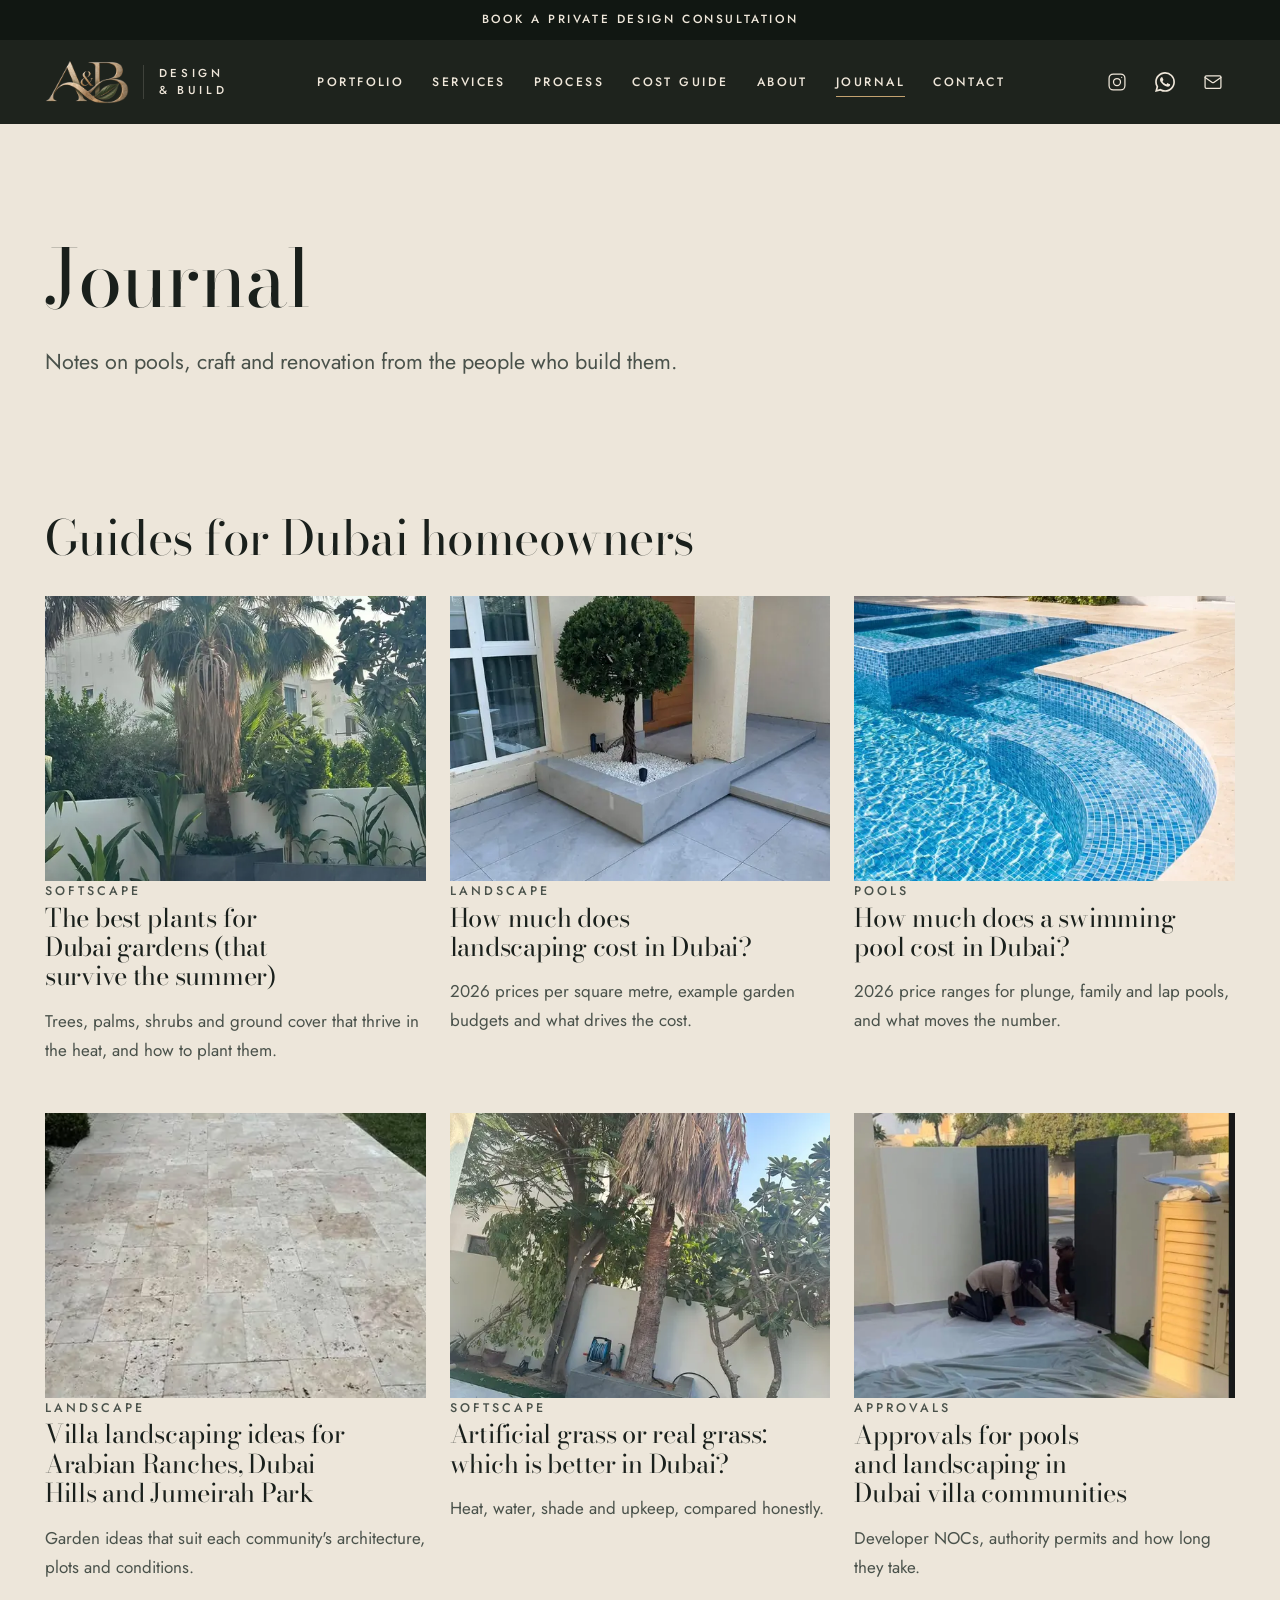
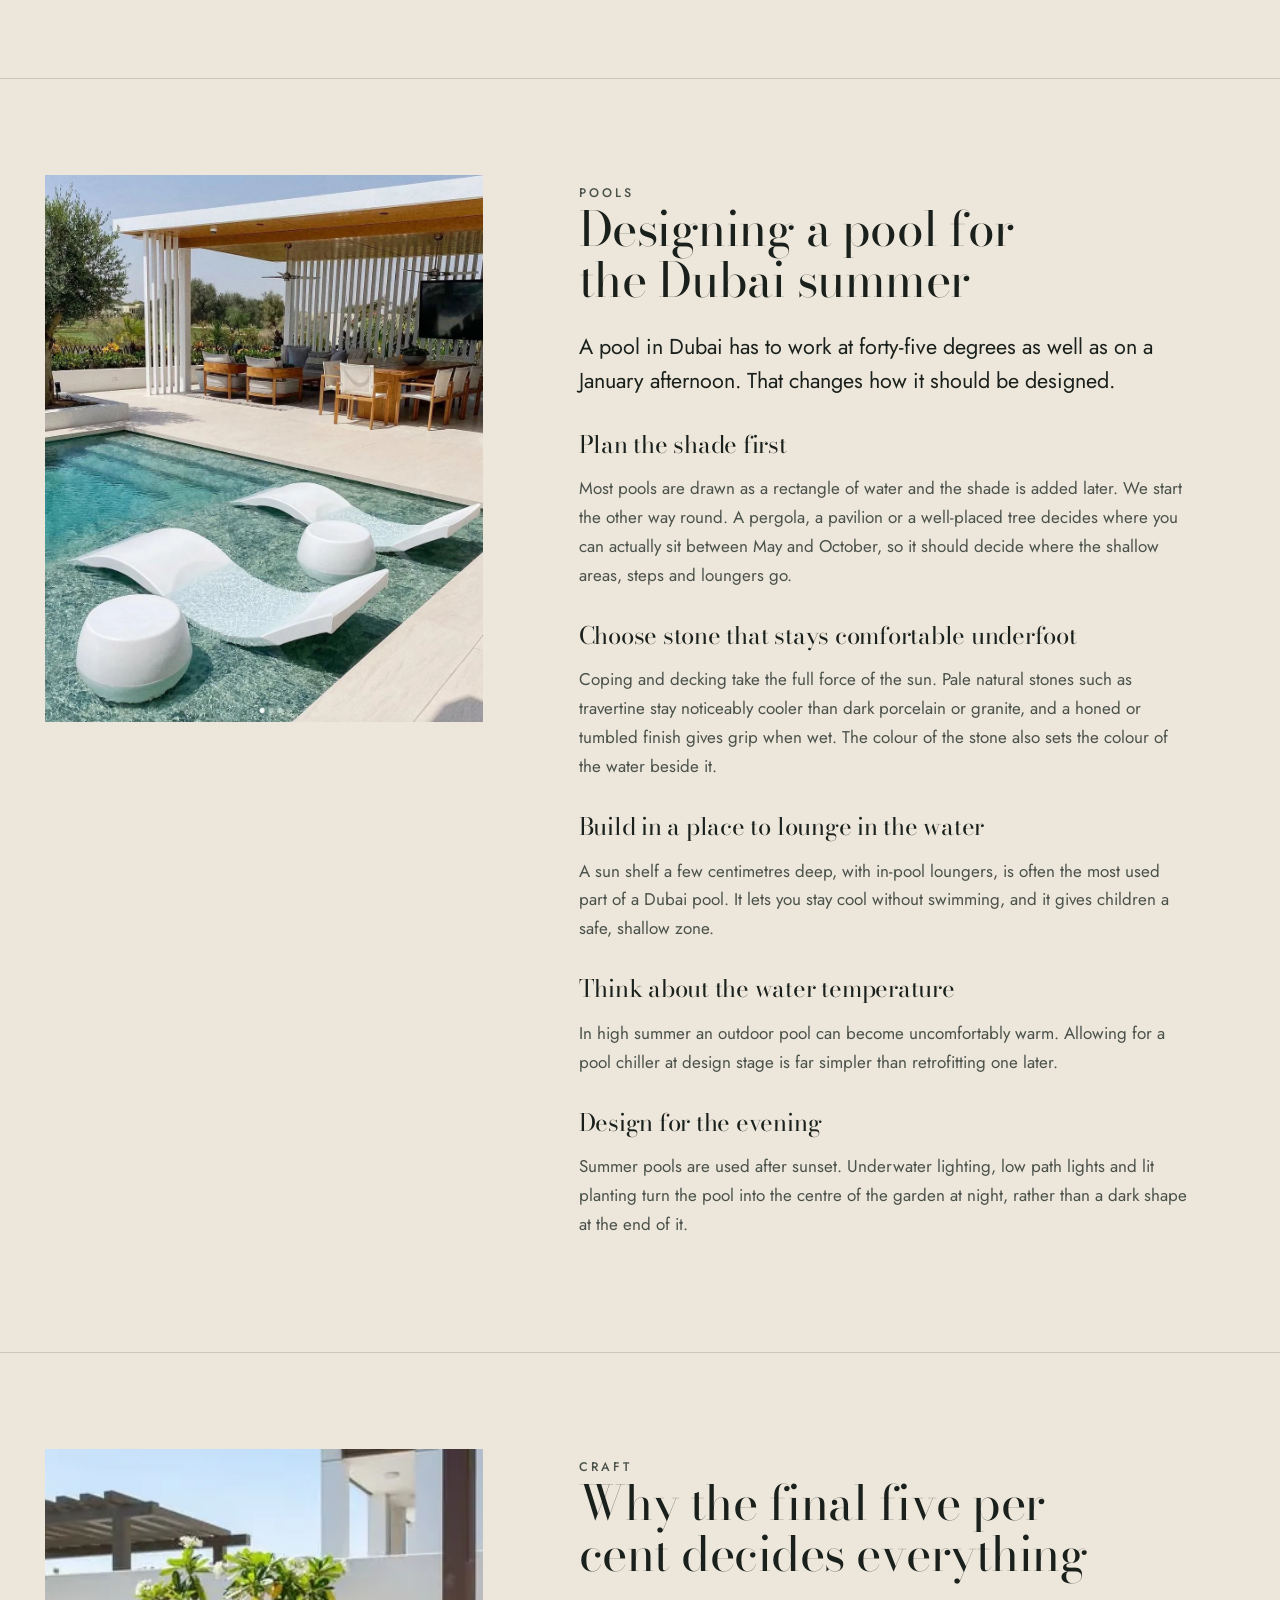
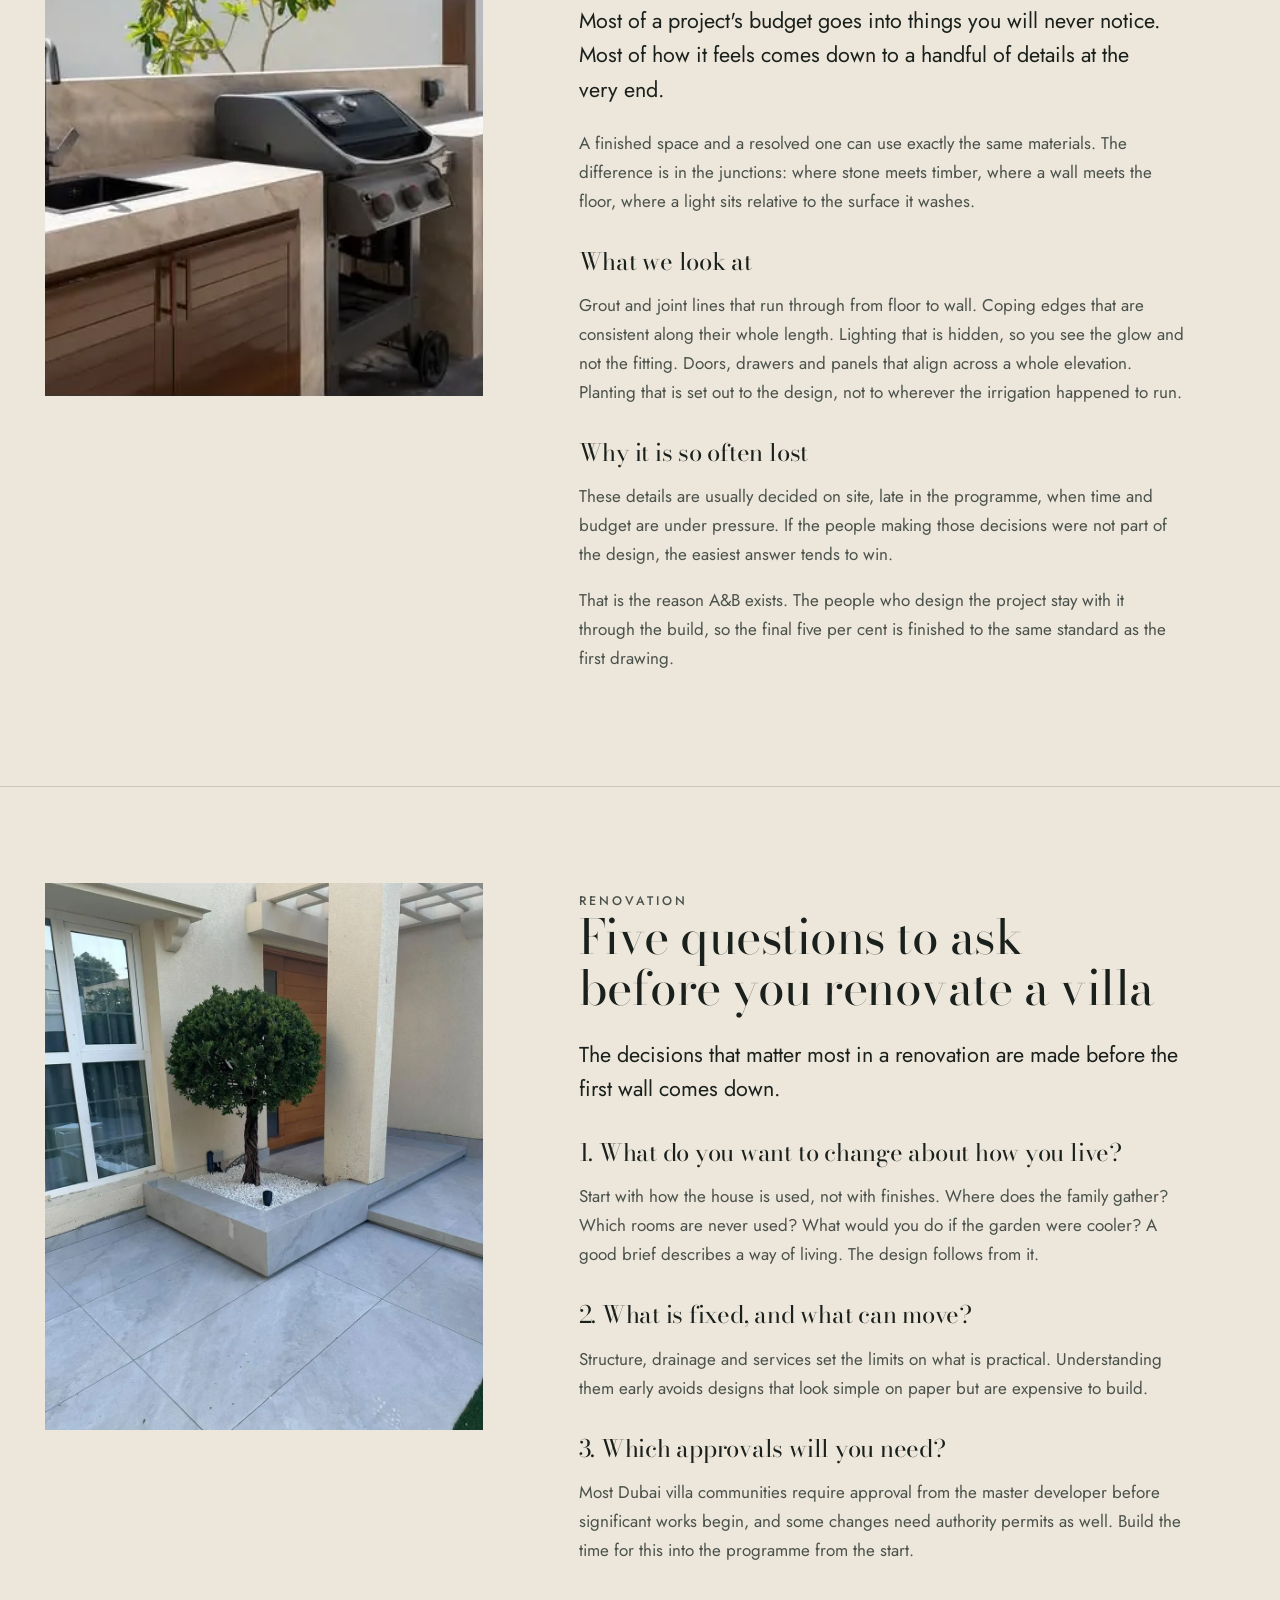
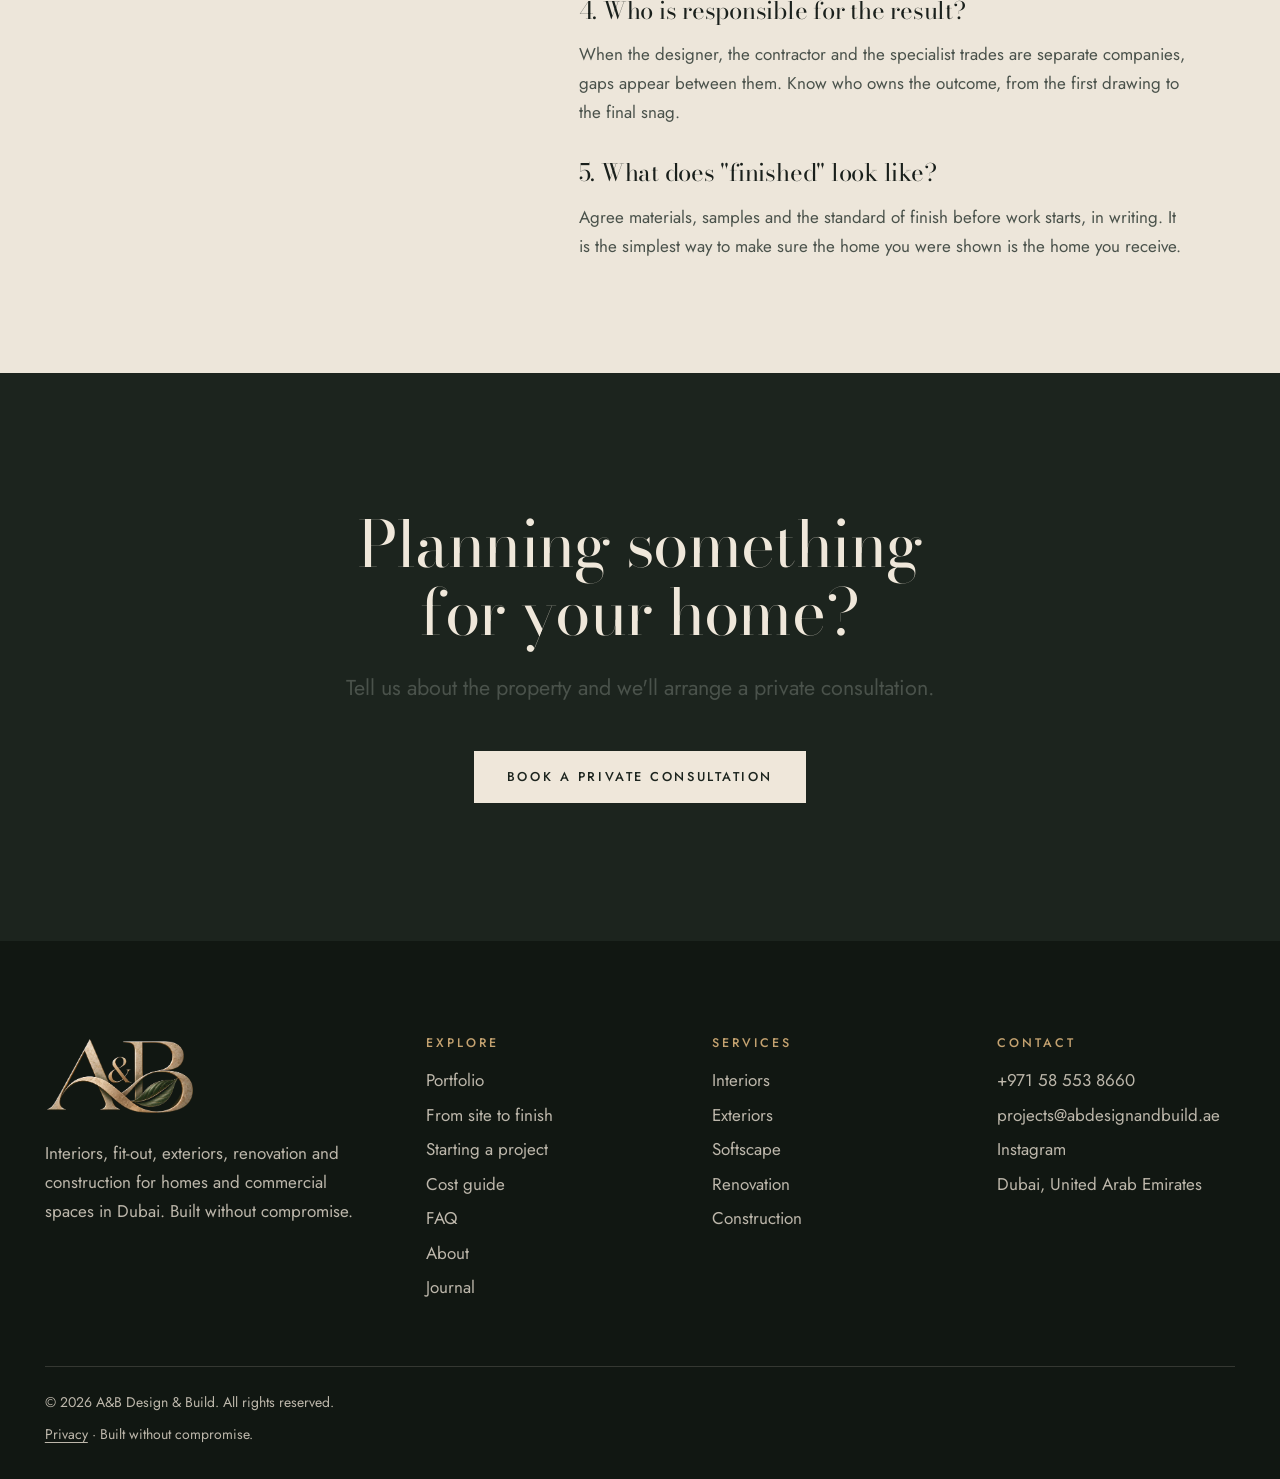
<file: journal.html>
<!doctype html>
<html lang="en">
<head>
  <meta charset="utf-8">
  <meta name="viewport" content="width=device-width, initial-scale=1">
  <title>Journal | A&amp;B Design &amp; Build, Dubai</title>
  <meta name="description" content="Guides and notes from A&amp;B Design &amp; Build on Dubai villa pools, landscaping, softscape, approvals and renovation: costs, ideas and practical advice.">
  <meta name="theme-color" content="#1C241E">
  <link rel="canonical" href="https://www.abdesignandbuild.ae/journal.html">
  <link rel="icon" href="img/logo-ab.png" type="image/png">
  <link rel="preconnect" href="https://fonts.googleapis.com">
  <link rel="preconnect" href="https://fonts.gstatic.com" crossorigin>
  <link rel="stylesheet" href="https://fonts.googleapis.com/css2?family=Bodoni+Moda:ital,opsz,wght@0,6..96,400..600;1,6..96,400&family=Jost:wght@400;500&display=swap">
  <link rel="stylesheet" href="css/styles.css">
</head>
<body>
  <svg width="0" height="0" style="position:absolute" aria-hidden="true" focusable="false">
    <symbol id="i-instagram" viewBox="0 0 24 24" fill="none" stroke="currentColor" stroke-width="1.5" stroke-linecap="round" stroke-linejoin="round"><rect x="2.5" y="2.5" width="19" height="19" rx="5"/><circle cx="12" cy="12" r="4.2"/><path d="M17.6 6.4h.01"/></symbol>
    <symbol id="i-whatsapp" viewBox="0 0 24 24" fill="currentColor"><path d="M17.47 14.38c-.3-.15-1.76-.87-2.03-.97-.27-.1-.47-.15-.67.15-.2.3-.77.97-.94 1.16-.17.2-.35.22-.64.08-.3-.15-1.26-.47-2.39-1.48-.88-.79-1.48-1.76-1.65-2.06-.17-.3-.02-.46.13-.6.13-.14.3-.35.45-.52.15-.18.2-.3.3-.5.1-.2.05-.37-.03-.52-.07-.15-.67-1.61-.92-2.2-.24-.58-.49-.5-.67-.51h-.57c-.2 0-.52.07-.79.37-.27.3-1.04 1.02-1.04 2.48 0 1.46 1.07 2.88 1.21 3.07.15.2 2.1 3.2 5.08 4.49.71.31 1.26.49 1.7.63.71.22 1.36.19 1.87.12.57-.09 1.76-.72 2-1.41.25-.7.25-1.29.18-1.42-.08-.12-.27-.2-.57-.34m-5.42 7.4h-.01a9.87 9.87 0 0 1-5.03-1.38l-.36-.21-3.74.98 1-3.65-.24-.37a9.86 9.86 0 0 1-1.51-5.26c0-5.45 4.44-9.88 9.89-9.88 2.64 0 5.12 1.03 6.99 2.9a9.83 9.83 0 0 1 2.89 6.99c0 5.45-4.44 9.88-9.89 9.88m8.41-18.3A11.82 11.82 0 0 0 12.05 0C5.5 0 .16 5.34.16 11.89c0 2.1.55 4.14 1.59 5.95L.06 24l6.3-1.65a11.88 11.88 0 0 0 5.68 1.45h.01c6.55 0 11.89-5.34 11.89-11.89 0-3.18-1.24-6.16-3.48-8.41Z"/></symbol>
    <symbol id="i-mail" viewBox="0 0 24 24" fill="none" stroke="currentColor" stroke-width="1.5" stroke-linecap="round" stroke-linejoin="round"><rect x="2.5" y="4.5" width="19" height="15" rx="1.5"/><path d="m21.5 6.5-8.6 6a1.6 1.6 0 0 1-1.8 0l-8.6-6"/></symbol>
    <symbol id="i-close" viewBox="0 0 24 24" fill="none" stroke="currentColor" stroke-width="1.5" stroke-linecap="round"><path d="M5 5l14 14M19 5L5 19"/></symbol>
  </svg>

  <a class="skip-link" href="#main">Skip to content</a>

  <a class="consult-bar" href="index.html#contact"><span>Book a private design consultation</span></a>

  <header class="site-header is-static" data-header>
    <div class="container header-inner">
      <a class="brand" href="index.html" aria-label="A&amp;B Design &amp; Build, home">
        <img src="img/logo-ab.png" alt="" width="84" height="44">
        <span class="brand-word">Design<br>&amp; Build</span>
      </a>
      <nav class="primary-nav" aria-label="Main">
        <ul>
          <li><a href="index.html#portfolio">Portfolio</a></li>
          <li><a href="index.html#services">Services</a></li>
          <li><a href="index.html#start">Process</a></li>
          <li><a href="index.html#cost">Cost guide</a></li>
          <li><a href="index.html#about">About</a></li>
          <li><a href="journal.html" aria-current="page">Journal</a></li>
          <li><a href="index.html#contact">Contact</a></li>
        </ul>
      </nav>
      <div class="header-social">
        <a class="icon-link" href="https://www.instagram.com/ab.designandbuild/" target="_blank" rel="noopener" aria-label="Instagram"><svg aria-hidden="true"><use href="#i-instagram"/></svg></a>
        <a class="icon-link" href="https://wa.me/971585538660" target="_blank" rel="noopener" aria-label="WhatsApp"><svg aria-hidden="true"><use href="#i-whatsapp"/></svg></a>
        <a class="icon-link" href="mailto:projects@abdesignandbuild.ae" aria-label="Email"><svg aria-hidden="true"><use href="#i-mail"/></svg></a>
      </div>
      <button class="menu-toggle" type="button" aria-expanded="false" aria-controls="mobile-menu" data-menu-open>
        Menu
        <span class="menu-toggle-lines" aria-hidden="true"><span></span><span></span></span>
      </button>
    </div>
  </header>

  <div class="mobile-menu" id="mobile-menu" data-menu aria-label="Menu" role="dialog" aria-modal="true">
    <div class="mobile-menu-top">
      <img src="img/logo-ab.png" alt="A&amp;B Design &amp; Build" width="72" height="38">
      <button class="lightbox-btn" type="button" aria-label="Close menu" data-menu-close><svg aria-hidden="true"><use href="#i-close"/></svg></button>
    </div>
    <nav aria-label="Mobile">
      <ul>
        <li><a href="index.html#portfolio">Portfolio</a></li>
        <li><a href="index.html#services">Services</a></li>
        <li><a href="index.html#transformations">From site to finish</a></li>
        <li><a href="index.html#start">Process</a></li>
        <li><a href="index.html#cost">Cost guide</a></li>
        <li><a href="index.html#about">About</a></li>
        <li><a href="index.html#faq">FAQ</a></li>
        <li><a href="journal.html" aria-current="page">Journal</a></li>
        <li><a href="index.html#contact">Contact</a></li>
      </ul>
    </nav>
    <div class="mobile-menu-foot">
      <a class="btn btn-ivory" href="index.html#contact">Book a consultation</a>
      <div class="header-social">
        <a class="icon-link" href="https://www.instagram.com/ab.designandbuild/" target="_blank" rel="noopener" aria-label="Instagram"><svg aria-hidden="true"><use href="#i-instagram"/></svg></a>
        <a class="icon-link" href="https://wa.me/971585538660" target="_blank" rel="noopener" aria-label="WhatsApp"><svg aria-hidden="true"><use href="#i-whatsapp"/></svg></a>
        <a class="icon-link" href="mailto:projects@abdesignandbuild.ae" aria-label="Email"><svg aria-hidden="true"><use href="#i-mail"/></svg></a>
      </div>
    </div>
  </div>

  <main id="main" class="surface-light">
    <header class="container page-hero">
      <h1>Journal</h1>
      <p class="lead">Notes on pools, craft and renovation from the people who build them.</p>
    </header>

    <section class="container journal-guides" aria-labelledby="guides-title">
      <h2 id="guides-title">Guides for Dubai homeowners</h2>
      <div class="articles">
        <article class="article-card">
          <a href="journal/best-plants-for-dubai-gardens.html">
            <div class="article-media"><img src="img/pool-palm-planting-sm.webp" alt="A pool edged with palms and tropical planting" width="540" height="720" loading="lazy"></div>
            <p class="caps article-meta">Softscape</p>
            <h3>The best plants for Dubai gardens (that survive the summer)</h3>
          </a>
          <p>Trees, palms, shrubs and ground cover that thrive in the heat, and how to plant them.</p>
        </article>
        <article class="article-card">
          <a href="journal/landscaping-cost-dubai.html">
            <div class="article-media"><img src="img/landscape-entrance-tree-sm.webp" alt="A villa entrance with a clipped tree in a stone planter" width="540" height="720" loading="lazy"></div>
            <p class="caps article-meta">Landscape</p>
            <h3>How much does landscaping cost in Dubai?</h3>
          </a>
          <p>2026 prices per square metre, example garden budgets and what drives the cost.</p>
        </article>
        <article class="article-card">
          <a href="journal/swimming-pool-cost-dubai.html">
            <div class="article-media"><img src="img/pool-curved-steps-sm.webp" alt="Curved pool entry steps in blue mosaic with travertine coping" width="580" height="720" loading="lazy"></div>
            <p class="caps article-meta">Pools</p>
            <h3>How much does a swimming pool cost in Dubai?</h3>
          </a>
          <p>2026 price ranges for plunge, family and lap pools, and what moves the number.</p>
        </article>
        <article class="article-card">
          <a href="journal/villa-landscaping-ideas-dubai.html">
            <div class="article-media"><img src="img/landscape-travertine-path-sm.webp" alt="A travertine garden path between clipped hedges and topiary" width="405" height="720" loading="lazy"></div>
            <p class="caps article-meta">Landscape</p>
            <h3>Villa landscaping ideas for Arabian Ranches, Dubai Hills and Jumeirah Park</h3>
          </a>
          <p>Garden ideas that suit each community's architecture, plots and conditions.</p>
        </article>
        <article class="article-card">
          <a href="journal/artificial-grass-vs-real-grass-dubai.html">
            <div class="article-media"><img src="img/landscape-palm-corner-sm.webp" alt="A planted garden corner with palms and a green lawn" width="540" height="720" loading="lazy"></div>
            <p class="caps article-meta">Softscape</p>
            <h3>Artificial grass or real grass: which is better in Dubai?</h3>
          </a>
          <p>Heat, water, shade and upkeep, compared honestly.</p>
        </article>
        <article class="article-card">
          <a href="journal/dubai-villa-pool-landscaping-approvals.html">
            <div class="article-media"><img src="img/site-team-at-work.webp" alt="Two members of the A&amp;B team installing a garden gate on a protected site" width="1120" height="1600" loading="lazy"></div>
            <p class="caps article-meta">Approvals</p>
            <h3>Approvals for pools and landscaping in Dubai villa communities</h3>
          </a>
          <p>Developer NOCs, authority permits and how long they take.</p>
        </article>
      </div>
    </section>

    <article class="post" id="pool-for-dubai-summer" aria-labelledby="post-1-title">
      <div class="container post-grid">
        <div class="post-media">
          <img src="img/pool-loungers-pavilion.webp" alt="In-pool loungers on a shaded sun shelf beside a dining pavilion" width="1078" height="1232" loading="lazy">
        </div>
        <div class="post-body">
          <p class="caps article-meta">Pools</p>
          <h2 id="post-1-title">Designing a pool for the Dubai summer</h2>
          <p class="post-standfirst">A pool in Dubai has to work at forty-five degrees as well as on a January afternoon. That changes how it should be designed.</p>
          <h3>Plan the shade first</h3>
          <p>Most pools are drawn as a rectangle of water and the shade is added later. We start the other way round. A pergola, a pavilion or a well-placed tree decides where you can actually sit between May and October, so it should decide where the shallow areas, steps and loungers go.</p>
          <h3>Choose stone that stays comfortable underfoot</h3>
          <p>Coping and decking take the full force of the sun. Pale natural stones such as travertine stay noticeably cooler than dark porcelain or granite, and a honed or tumbled finish gives grip when wet. The colour of the stone also sets the colour of the water beside it.</p>
          <h3>Build in a place to lounge in the water</h3>
          <p>A sun shelf a few centimetres deep, with in-pool loungers, is often the most used part of a Dubai pool. It lets you stay cool without swimming, and it gives children a safe, shallow zone.</p>
          <h3>Think about the water temperature</h3>
          <p>In high summer an outdoor pool can become uncomfortably warm. Allowing for a pool chiller at design stage is far simpler than retrofitting one later.</p>
          <h3>Design for the evening</h3>
          <p>Summer pools are used after sunset. Underwater lighting, low path lights and lit planting turn the pool into the centre of the garden at night, rather than a dark shape at the end of it.</p>
        </div>
      </div>
    </article>

    <article class="post" id="the-final-five-per-cent" aria-labelledby="post-2-title">
      <div class="container post-grid">
        <div class="post-media">
          <img src="img/living-outdoor-kitchen.webp" alt="An outdoor kitchen in travertine and timber under a pergola" width="640" height="427" loading="lazy">
        </div>
        <div class="post-body">
          <p class="caps article-meta">Craft</p>
          <h2 id="post-2-title">Why the final five per cent decides everything</h2>
          <p class="post-standfirst">Most of a project's budget goes into things you will never notice. Most of how it feels comes down to a handful of details at the very end.</p>
          <p>A finished space and a resolved one can use exactly the same materials. The difference is in the junctions: where stone meets timber, where a wall meets the floor, where a light sits relative to the surface it washes.</p>
          <h3>What we look at</h3>
          <p>Grout and joint lines that run through from floor to wall. Coping edges that are consistent along their whole length. Lighting that is hidden, so you see the glow and not the fitting. Doors, drawers and panels that align across a whole elevation. Planting that is set out to the design, not to wherever the irrigation happened to run.</p>
          <h3>Why it is so often lost</h3>
          <p>These details are usually decided on site, late in the programme, when time and budget are under pressure. If the people making those decisions were not part of the design, the easiest answer tends to win.</p>
          <p>That is the reason A&amp;B exists. The people who design the project stay with it through the build, so the final five per cent is finished to the same standard as the first drawing.</p>
        </div>
      </div>
    </article>

    <article class="post" id="before-you-renovate" aria-labelledby="post-3-title">
      <div class="container post-grid">
        <div class="post-media">
          <img src="img/landscape-entrance-tree.webp" alt="A villa entrance with a clipped standard tree in a stone planter" width="960" height="1280" loading="lazy">
        </div>
        <div class="post-body">
          <p class="caps article-meta">Renovation</p>
          <h2 id="post-3-title">Five questions to ask before you renovate a villa</h2>
          <p class="post-standfirst">The decisions that matter most in a renovation are made before the first wall comes down.</p>
          <h3>1. What do you want to change about how you live?</h3>
          <p>Start with how the house is used, not with finishes. Where does the family gather? Which rooms are never used? What would you do if the garden were cooler? A good brief describes a way of living. The design follows from it.</p>
          <h3>2. What is fixed, and what can move?</h3>
          <p>Structure, drainage and services set the limits on what is practical. Understanding them early avoids designs that look simple on paper but are expensive to build.</p>
          <h3>3. Which approvals will you need?</h3>
          <p>Most Dubai villa communities require approval from the master developer before significant works begin, and some changes need authority permits as well. Build the time for this into the programme from the start.</p>
          <h3>4. Who is responsible for the result?</h3>
          <p>When the designer, the contractor and the specialist trades are separate companies, gaps appear between them. Know who owns the outcome, from the first drawing to the final snag.</p>
          <h3>5. What does "finished" look like?</h3>
          <p>Agree materials, samples and the standard of finish before work starts, in writing. It is the simplest way to make sure the home you were shown is the home you receive.</p>
        </div>
      </div>
    </article>

    <section class="section surface-dark" aria-labelledby="journal-cta">
      <div class="container" style="display:grid;gap:1.5rem;max-width:52rem;margin-inline:auto;text-align:center;justify-items:center">
        <h2 id="journal-cta">Planning something for your home?</h2>
        <p class="lead">Tell us about the property and we'll arrange a private consultation.</p>
        <a class="btn btn-ivory" href="index.html#contact">Book a private consultation</a>
      </div>
    </section>
  </main>

  <footer class="site-footer surface-deep">
    <div class="container">
      <div class="footer-grid">
        <div class="footer-brand">
          <img src="img/logo-ab.png" alt="A&amp;B Design &amp; Build" width="150" height="78">
          <p>Interiors, fit-out, exteriors, renovation and construction for homes and commercial spaces in Dubai. Built without compromise.</p>
        </div>
        <div class="footer-col">
          <h2>Explore</h2>
          <ul>
            <li><a href="index.html#portfolio">Portfolio</a></li>
            <li><a href="index.html#transformations">From site to finish</a></li>
            <li><a href="index.html#start">Starting a project</a></li>
            <li><a href="index.html#cost">Cost guide</a></li>
            <li><a href="index.html#faq">FAQ</a></li>
            <li><a href="index.html#about">About</a></li>
            <li><a href="journal.html">Journal</a></li>
          </ul>
        </div>
        <div class="footer-col">
          <h2>Services</h2>
          <ul>
            <li><a href="index.html#interiors">Interiors</a></li>
            <li><a href="index.html#exteriors">Exteriors</a></li>
            <li><a href="index.html#softscape">Softscape</a></li>
            <li><a href="index.html#renovation">Renovation</a></li>
            <li><a href="index.html#construction">Construction</a></li>
          </ul>
        </div>
        <div class="footer-col">
          <h2>Contact</h2>
          <ul>
            <li><a href="tel:+971585538660">+971 58 553 8660</a></li>
            <li><a href="mailto:projects@abdesignandbuild.ae">projects@abdesignandbuild.ae</a></li>
            <li><a href="https://www.instagram.com/ab.designandbuild/" target="_blank" rel="noopener">Instagram</a></li>
            <li>Dubai, United Arab Emirates</li>
          </ul>
        </div>
      </div>
      <div class="footer-base">
        <p>© <span data-year>2026</span> A&amp;B Design &amp; Build. All rights reserved.</p>
        <p><a href="privacy.html">Privacy</a> · Built without compromise.</p>
      </div>
    </div>
  </footer>

  <a class="wa-float" href="https://wa.me/971585538660" target="_blank" rel="noopener" aria-label="Message A&amp;B on WhatsApp"><svg aria-hidden="true"><use href="#i-whatsapp"/></svg></a>

  <script src="js/main.js" defer></script>
</body>
</html>
</file>
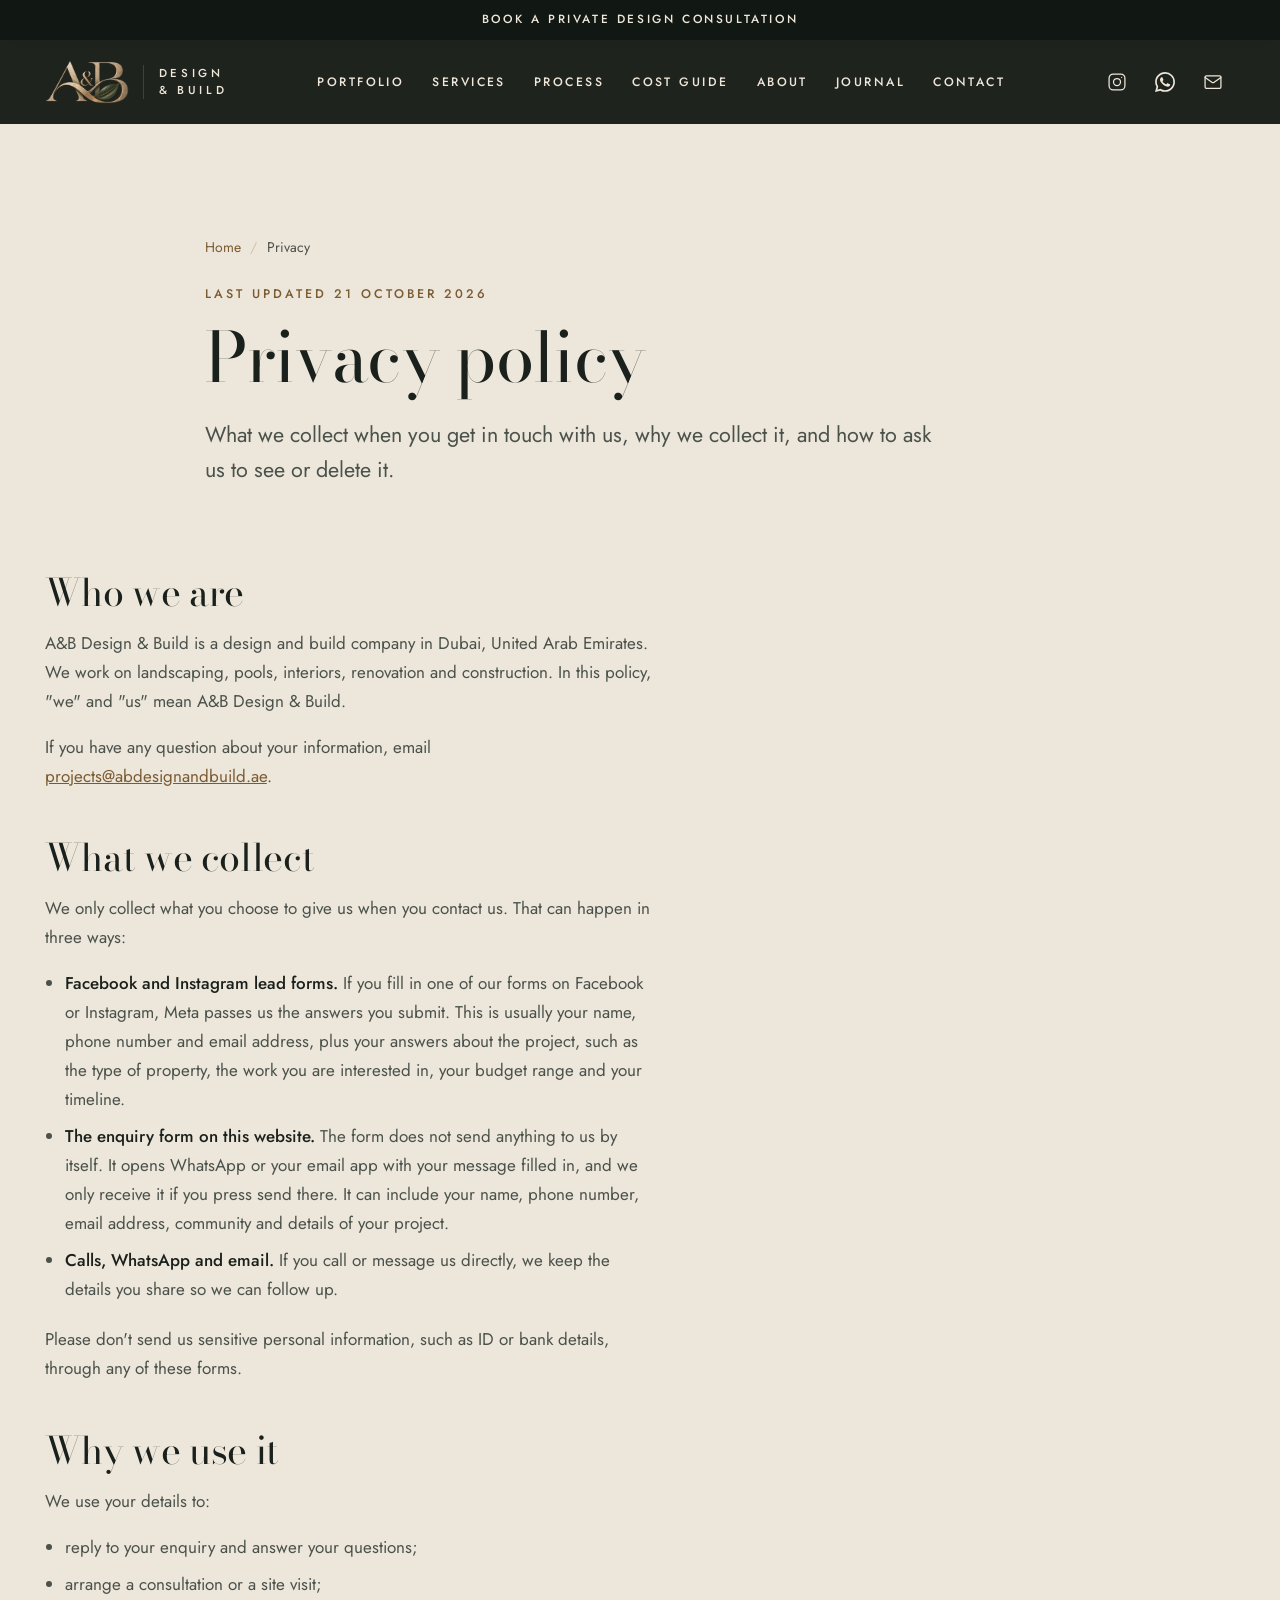
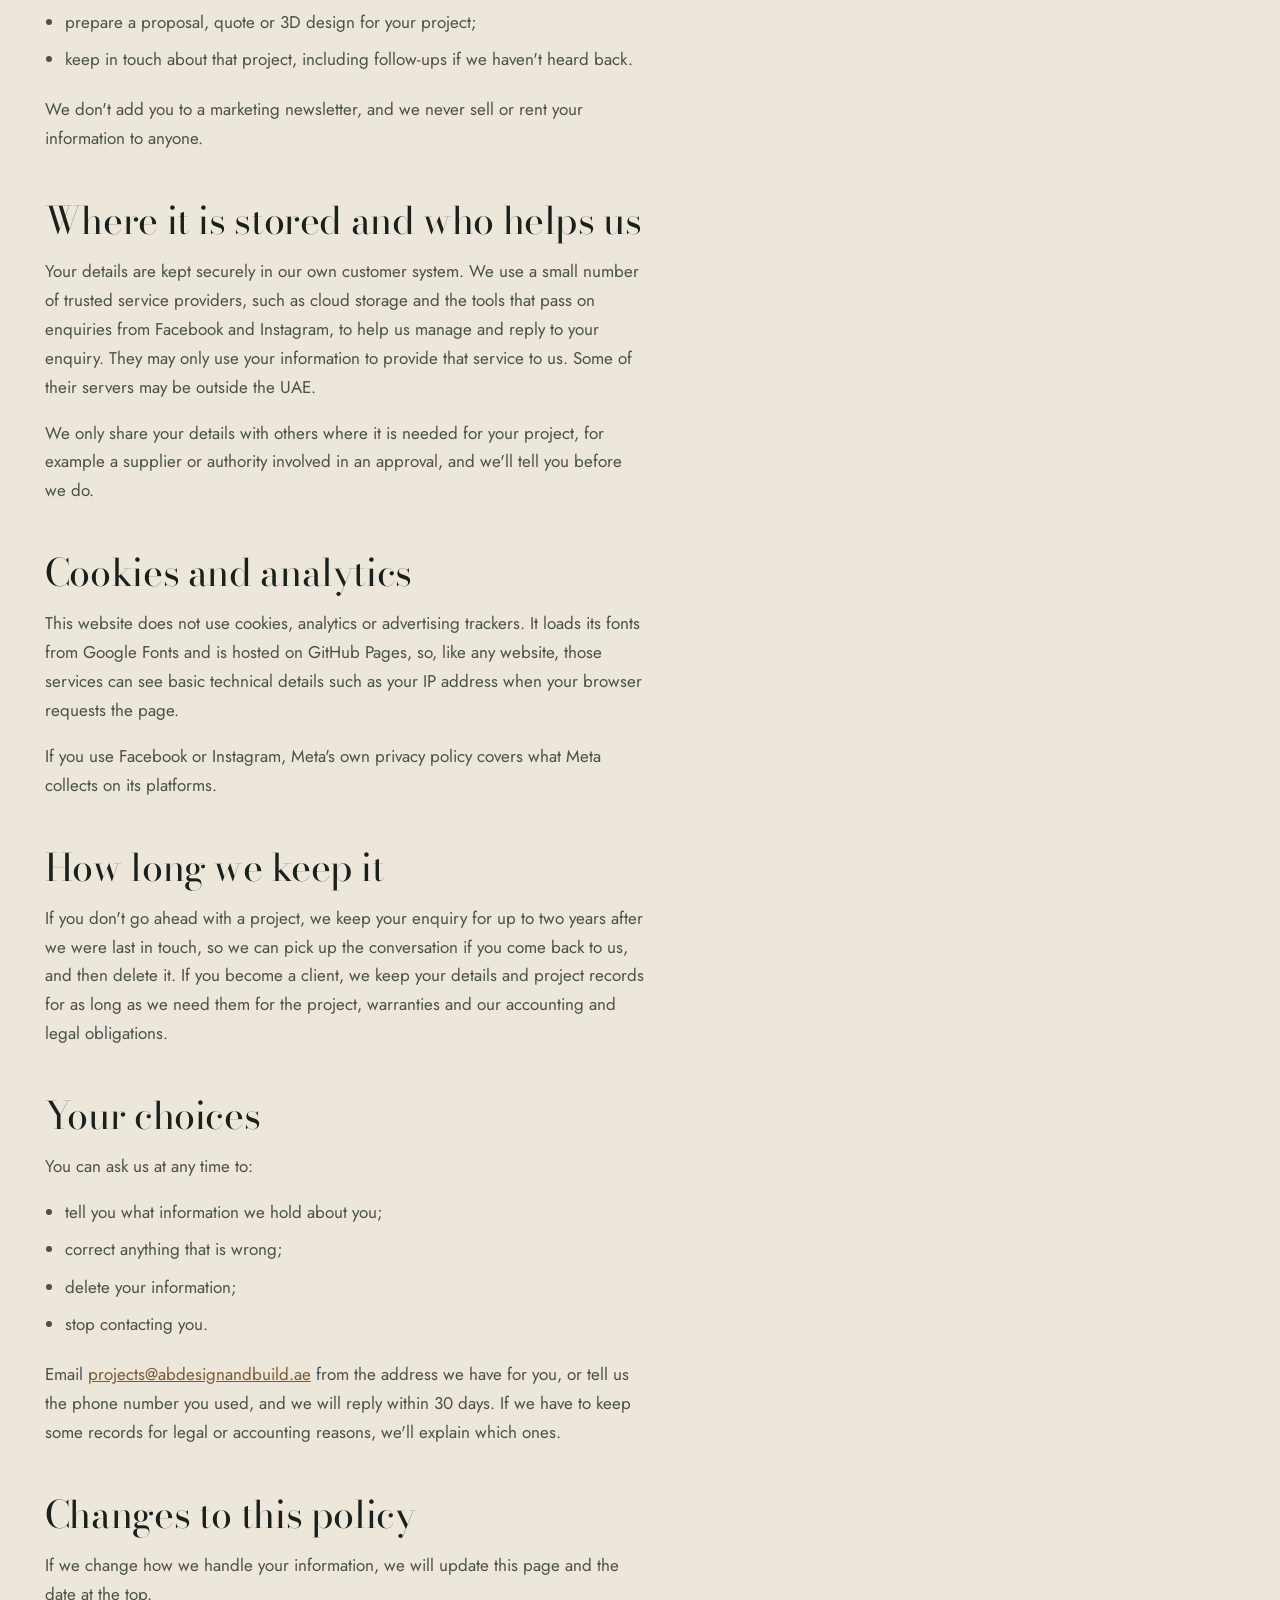
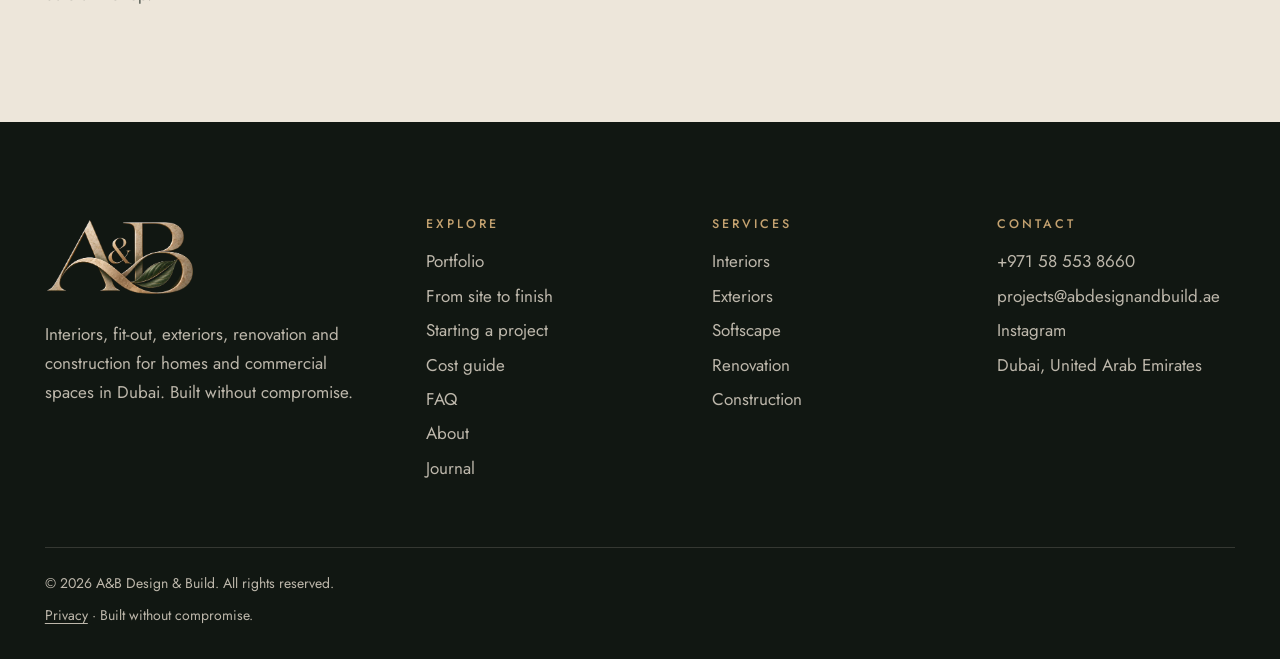
<file: privacy.html>
<!doctype html>
<html lang="en">
<head>
  <meta charset="utf-8">
  <meta name="viewport" content="width=device-width, initial-scale=1">
  <title>Privacy policy | A&amp;B Design &amp; Build, Dubai</title>
  <meta name="description" content="How A&amp;B Design &amp; Build collects, uses and stores the details you share through our website, Facebook and Instagram forms, and how to ask for them to be deleted.">
  <meta name="theme-color" content="#1C241E">
  <link rel="canonical" href="https://www.abdesignandbuild.ae/privacy.html">
  <link rel="icon" href="img/logo-ab.png" type="image/png">
  <link rel="preconnect" href="https://fonts.googleapis.com">
  <link rel="preconnect" href="https://fonts.gstatic.com" crossorigin>
  <link rel="stylesheet" href="https://fonts.googleapis.com/css2?family=Bodoni+Moda:ital,opsz,wght@0,6..96,400..600;1,6..96,400&family=Jost:wght@400;500&display=swap">
  <link rel="stylesheet" href="css/styles.css">
</head>
<body>
  <svg width="0" height="0" style="position:absolute" aria-hidden="true" focusable="false">
    <symbol id="i-instagram" viewBox="0 0 24 24" fill="none" stroke="currentColor" stroke-width="1.5" stroke-linecap="round" stroke-linejoin="round"><rect x="2.5" y="2.5" width="19" height="19" rx="5"/><circle cx="12" cy="12" r="4.2"/><path d="M17.6 6.4h.01"/></symbol>
    <symbol id="i-whatsapp" viewBox="0 0 24 24" fill="currentColor"><path d="M17.47 14.38c-.3-.15-1.76-.87-2.03-.97-.27-.1-.47-.15-.67.15-.2.3-.77.97-.94 1.16-.17.2-.35.22-.64.08-.3-.15-1.26-.47-2.39-1.48-.88-.79-1.48-1.76-1.65-2.06-.17-.3-.02-.46.13-.6.13-.14.3-.35.45-.52.15-.18.2-.3.3-.5.1-.2.05-.37-.03-.52-.07-.15-.67-1.61-.92-2.2-.24-.58-.49-.5-.67-.51h-.57c-.2 0-.52.07-.79.37-.27.3-1.04 1.02-1.04 2.48 0 1.46 1.07 2.88 1.21 3.07.15.2 2.1 3.2 5.08 4.49.71.31 1.26.49 1.7.63.71.22 1.36.19 1.87.12.57-.09 1.76-.72 2-1.41.25-.7.25-1.29.18-1.42-.08-.12-.27-.2-.57-.34m-5.42 7.4h-.01a9.87 9.87 0 0 1-5.03-1.38l-.36-.21-3.74.98 1-3.65-.24-.37a9.86 9.86 0 0 1-1.51-5.26c0-5.45 4.44-9.88 9.89-9.88 2.64 0 5.12 1.03 6.99 2.9a9.83 9.83 0 0 1 2.89 6.99c0 5.45-4.44 9.88-9.89 9.88m8.41-18.3A11.82 11.82 0 0 0 12.05 0C5.5 0 .16 5.34.16 11.89c0 2.1.55 4.14 1.59 5.95L.06 24l6.3-1.65a11.88 11.88 0 0 0 5.68 1.45h.01c6.55 0 11.89-5.34 11.89-11.89 0-3.18-1.24-6.16-3.48-8.41Z"/></symbol>
    <symbol id="i-mail" viewBox="0 0 24 24" fill="none" stroke="currentColor" stroke-width="1.5" stroke-linecap="round" stroke-linejoin="round"><rect x="2.5" y="4.5" width="19" height="15" rx="1.5"/><path d="m21.5 6.5-8.6 6a1.6 1.6 0 0 1-1.8 0l-8.6-6"/></symbol>
    <symbol id="i-close" viewBox="0 0 24 24" fill="none" stroke="currentColor" stroke-width="1.5" stroke-linecap="round"><path d="M5 5l14 14M19 5L5 19"/></symbol>
  </svg>

  <a class="skip-link" href="#main">Skip to content</a>

  <a class="consult-bar" href="index.html#contact"><span>Book a private design consultation</span></a>

  <header class="site-header is-static" data-header>
    <div class="container header-inner">
      <a class="brand" href="index.html" aria-label="A&amp;B Design &amp; Build, home">
        <img src="img/logo-ab.png" alt="" width="84" height="44">
        <span class="brand-word">Design<br>&amp; Build</span>
      </a>
      <nav class="primary-nav" aria-label="Main">
        <ul>
          <li><a href="index.html#portfolio">Portfolio</a></li>
          <li><a href="index.html#services">Services</a></li>
          <li><a href="index.html#start">Process</a></li>
          <li><a href="index.html#cost">Cost guide</a></li>
          <li><a href="index.html#about">About</a></li>
          <li><a href="journal.html">Journal</a></li>
          <li><a href="index.html#contact">Contact</a></li>
        </ul>
      </nav>
      <div class="header-social">
        <a class="icon-link" href="https://www.instagram.com/ab.designandbuild/" target="_blank" rel="noopener" aria-label="Instagram"><svg aria-hidden="true"><use href="#i-instagram"/></svg></a>
        <a class="icon-link" href="https://wa.me/971585538660" target="_blank" rel="noopener" aria-label="WhatsApp"><svg aria-hidden="true"><use href="#i-whatsapp"/></svg></a>
        <a class="icon-link" href="mailto:projects@abdesignandbuild.ae" aria-label="Email"><svg aria-hidden="true"><use href="#i-mail"/></svg></a>
      </div>
      <button class="menu-toggle" type="button" aria-expanded="false" aria-controls="mobile-menu" data-menu-open>
        Menu
        <span class="menu-toggle-lines" aria-hidden="true"><span></span><span></span></span>
      </button>
    </div>
  </header>

  <div class="mobile-menu" id="mobile-menu" data-menu aria-label="Menu" role="dialog" aria-modal="true">
    <div class="mobile-menu-top">
      <img src="img/logo-ab.png" alt="A&amp;B Design &amp; Build" width="72" height="38">
      <button class="lightbox-btn" type="button" aria-label="Close menu" data-menu-close><svg aria-hidden="true"><use href="#i-close"/></svg></button>
    </div>
    <nav aria-label="Mobile">
      <ul>
        <li><a href="index.html#portfolio">Portfolio</a></li>
        <li><a href="index.html#services">Services</a></li>
        <li><a href="index.html#transformations">From site to finish</a></li>
        <li><a href="index.html#start">Process</a></li>
        <li><a href="index.html#cost">Cost guide</a></li>
        <li><a href="index.html#about">About</a></li>
        <li><a href="index.html#faq">FAQ</a></li>
        <li><a href="journal.html">Journal</a></li>
        <li><a href="index.html#contact">Contact</a></li>
      </ul>
    </nav>
    <div class="mobile-menu-foot">
      <a class="btn btn-ivory" href="index.html#contact">Book a consultation</a>
      <div class="header-social">
        <a class="icon-link" href="https://www.instagram.com/ab.designandbuild/" target="_blank" rel="noopener" aria-label="Instagram"><svg aria-hidden="true"><use href="#i-instagram"/></svg></a>
        <a class="icon-link" href="https://wa.me/971585538660" target="_blank" rel="noopener" aria-label="WhatsApp"><svg aria-hidden="true"><use href="#i-whatsapp"/></svg></a>
        <a class="icon-link" href="mailto:projects@abdesignandbuild.ae" aria-label="Email"><svg aria-hidden="true"><use href="#i-mail"/></svg></a>
      </div>
    </div>
  </div>

  <main id="main" class="surface-light">
    <header class="container page-hero article-hero">
      <nav class="breadcrumb" aria-label="Breadcrumb">
        <ol>
          <li><a href="index.html">Home</a></li>
          <li aria-current="page">Privacy</li>
        </ol>
      </nav>
      <p class="caps article-meta">Last updated 21 October 2026</p>
      <h1>Privacy policy</h1>
      <p class="lead">What we collect when you get in touch with us, why we collect it, and how to ask us to see or delete it.</p>
    </header>

    <article class="post article-page" aria-label="Privacy policy">
      <div class="container">
        <div class="post-body article-body">
          <h2>Who we are</h2>
          <p>A&amp;B Design &amp; Build is a design and build company in Dubai, United Arab Emirates. We work on landscaping, pools, interiors, renovation and construction. In this policy, "we" and "us" mean A&amp;B Design &amp; Build.</p>
          <p>If you have any question about your information, email <a href="mailto:projects@abdesignandbuild.ae">projects@abdesignandbuild.ae</a>.</p>

          <h2>What we collect</h2>
          <p>We only collect what you choose to give us when you contact us. That can happen in three ways:</p>
          <ul>
            <li><strong>Facebook and Instagram lead forms.</strong> If you fill in one of our forms on Facebook or Instagram, Meta passes us the answers you submit. This is usually your name, phone number and email address, plus your answers about the project, such as the type of property, the work you are interested in, your budget range and your timeline.</li>
            <li><strong>The enquiry form on this website.</strong> The form does not send anything to us by itself. It opens WhatsApp or your email app with your message filled in, and we only receive it if you press send there. It can include your name, phone number, email address, community and details of your project.</li>
            <li><strong>Calls, WhatsApp and email.</strong> If you call or message us directly, we keep the details you share so we can follow up.</li>
          </ul>
          <p>Please don't send us sensitive personal information, such as ID or bank details, through any of these forms.</p>

          <h2>Why we use it</h2>
          <p>We use your details to:</p>
          <ul>
            <li>reply to your enquiry and answer your questions;</li>
            <li>arrange a consultation or a site visit;</li>
            <li>prepare a proposal, quote or 3D design for your project;</li>
            <li>keep in touch about that project, including follow-ups if we haven't heard back.</li>
          </ul>
          <p>We don't add you to a marketing newsletter, and we never sell or rent your information to anyone.</p>

          <h2>Where it is stored and who helps us</h2>
          <p>Your details are kept securely in our own customer system. We use a small number of trusted service providers, such as cloud storage and the tools that pass on enquiries from Facebook and Instagram, to help us manage and reply to your enquiry. They may only use your information to provide that service to us. Some of their servers may be outside the UAE.</p>
          <p>We only share your details with others where it is needed for your project, for example a supplier or authority involved in an approval, and we'll tell you before we do.</p>
          <h2>Cookies and analytics</h2>
          <p>This website does not use cookies, analytics or advertising trackers. It loads its fonts from Google Fonts and is hosted on GitHub Pages, so, like any website, those services can see basic technical details such as your IP address when your browser requests the page.</p>
          <p>If you use Facebook or Instagram, Meta's own privacy policy covers what Meta collects on its platforms.</p>

          <h2>How long we keep it</h2>
          <p>If you don't go ahead with a project, we keep your enquiry for up to two years after we were last in touch, so we can pick up the conversation if you come back to us, and then delete it. If you become a client, we keep your details and project records for as long as we need them for the project, warranties and our accounting and legal obligations.</p>

          <h2>Your choices</h2>
          <p>You can ask us at any time to:</p>
          <ul>
            <li>tell you what information we hold about you;</li>
            <li>correct anything that is wrong;</li>
            <li>delete your information;</li>
            <li>stop contacting you.</li>
          </ul>
          <p>Email <a href="mailto:projects@abdesignandbuild.ae">projects@abdesignandbuild.ae</a> from the address we have for you, or tell us the phone number you used, and we will reply within 30 days. If we have to keep some records for legal or accounting reasons, we'll explain which ones.</p>

          <h2>Changes to this policy</h2>
          <p>If we change how we handle your information, we will update this page and the date at the top.</p>
        </div>
      </div>
    </article>
  </main>

  <footer class="site-footer surface-deep">
    <div class="container">
      <div class="footer-grid">
        <div class="footer-brand">
          <img src="img/logo-ab.png" alt="A&amp;B Design &amp; Build" width="150" height="78">
          <p>Interiors, fit-out, exteriors, renovation and construction for homes and commercial spaces in Dubai. Built without compromise.</p>
        </div>
        <div class="footer-col">
          <h2>Explore</h2>
          <ul>
            <li><a href="index.html#portfolio">Portfolio</a></li>
            <li><a href="index.html#transformations">From site to finish</a></li>
            <li><a href="index.html#start">Starting a project</a></li>
            <li><a href="index.html#cost">Cost guide</a></li>
            <li><a href="index.html#faq">FAQ</a></li>
            <li><a href="index.html#about">About</a></li>
            <li><a href="journal.html">Journal</a></li>
          </ul>
        </div>
        <div class="footer-col">
          <h2>Services</h2>
          <ul>
            <li><a href="index.html#interiors">Interiors</a></li>
            <li><a href="index.html#exteriors">Exteriors</a></li>
            <li><a href="index.html#softscape">Softscape</a></li>
            <li><a href="index.html#renovation">Renovation</a></li>
            <li><a href="index.html#construction">Construction</a></li>
          </ul>
        </div>
        <div class="footer-col">
          <h2>Contact</h2>
          <ul>
            <li><a href="tel:+971585538660">+971 58 553 8660</a></li>
            <li><a href="mailto:projects@abdesignandbuild.ae">projects@abdesignandbuild.ae</a></li>
            <li><a href="https://www.instagram.com/ab.designandbuild/" target="_blank" rel="noopener">Instagram</a></li>
            <li>Dubai, United Arab Emirates</li>
          </ul>
        </div>
      </div>
      <div class="footer-base">
        <p>© <span data-year>2026</span> A&amp;B Design &amp; Build. All rights reserved.</p>
        <p><a href="privacy.html">Privacy</a> · Built without compromise.</p>
      </div>
    </div>
  </footer>

  <a class="wa-float" href="https://wa.me/971585538660" target="_blank" rel="noopener" aria-label="Message A&amp;B on WhatsApp"><svg aria-hidden="true"><use href="#i-whatsapp"/></svg></a>

  <script src="js/main.js" defer></script>
</body>
</html>
</file>
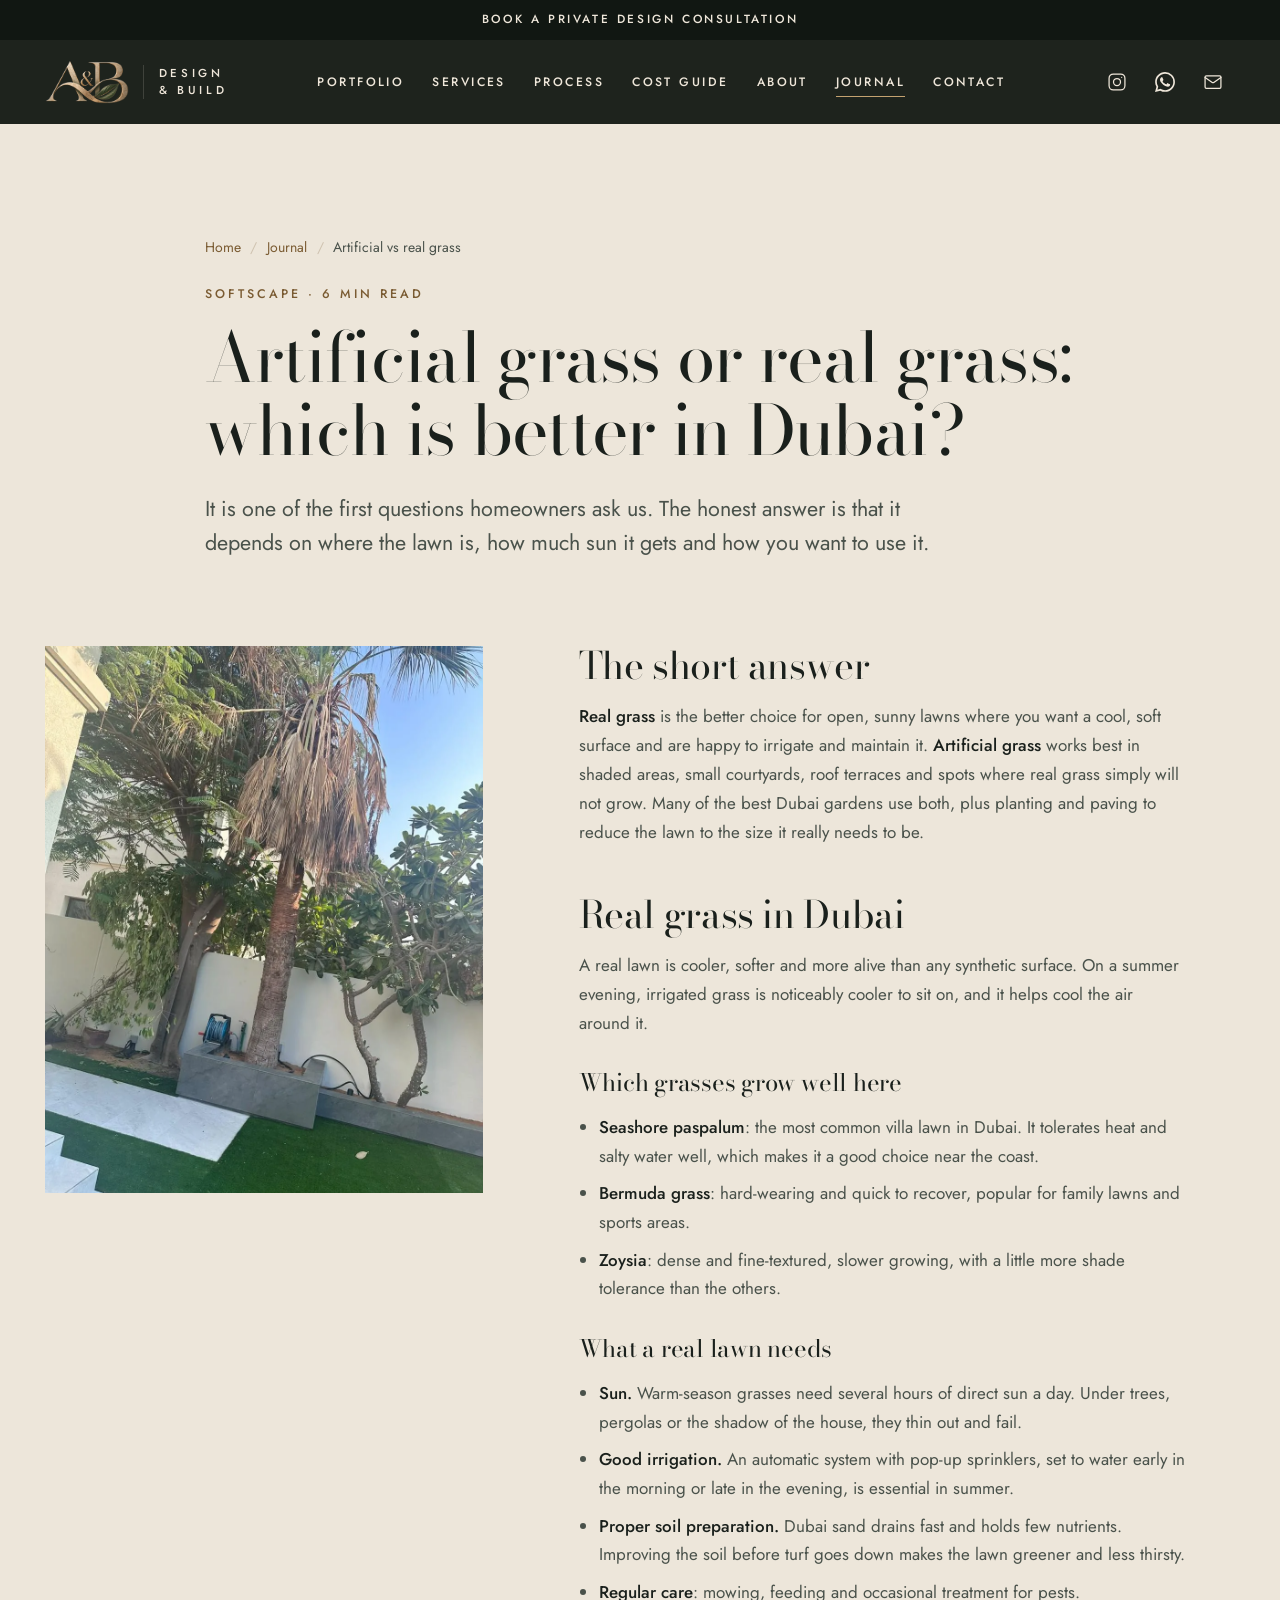
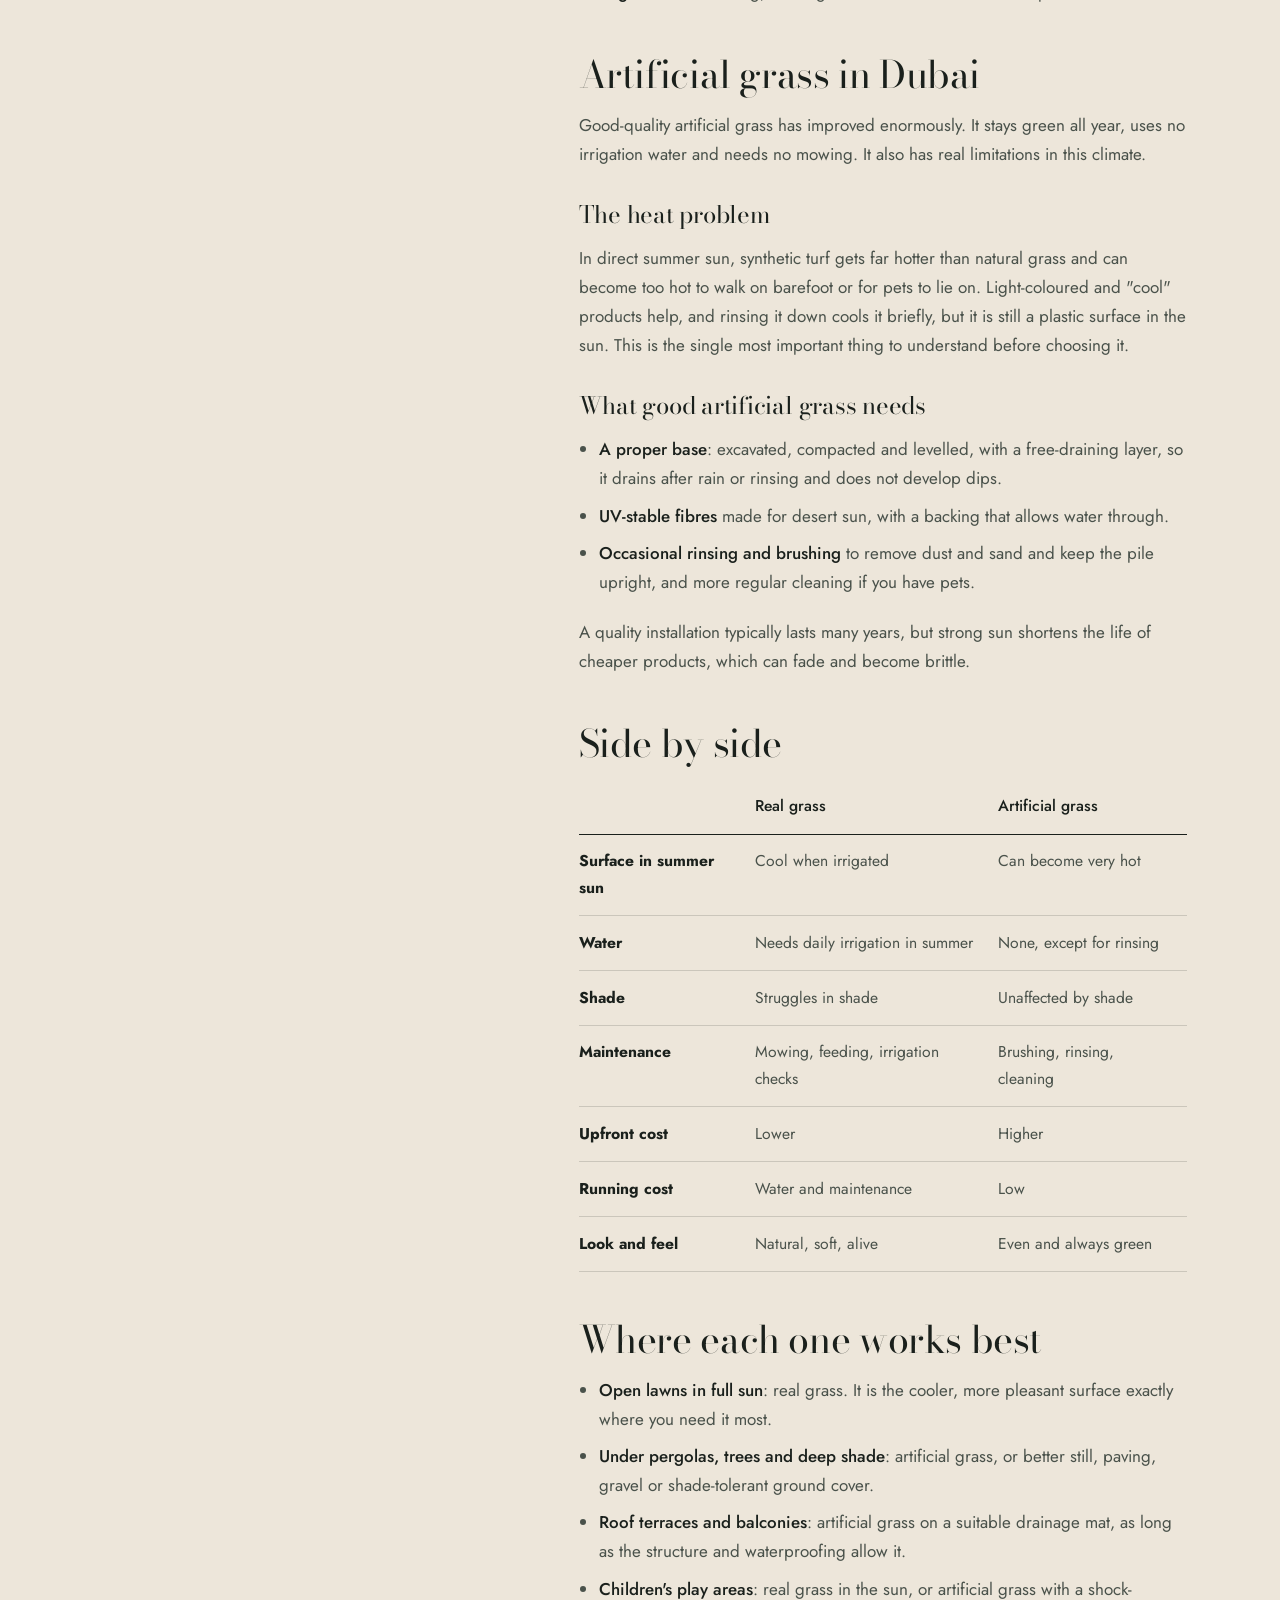
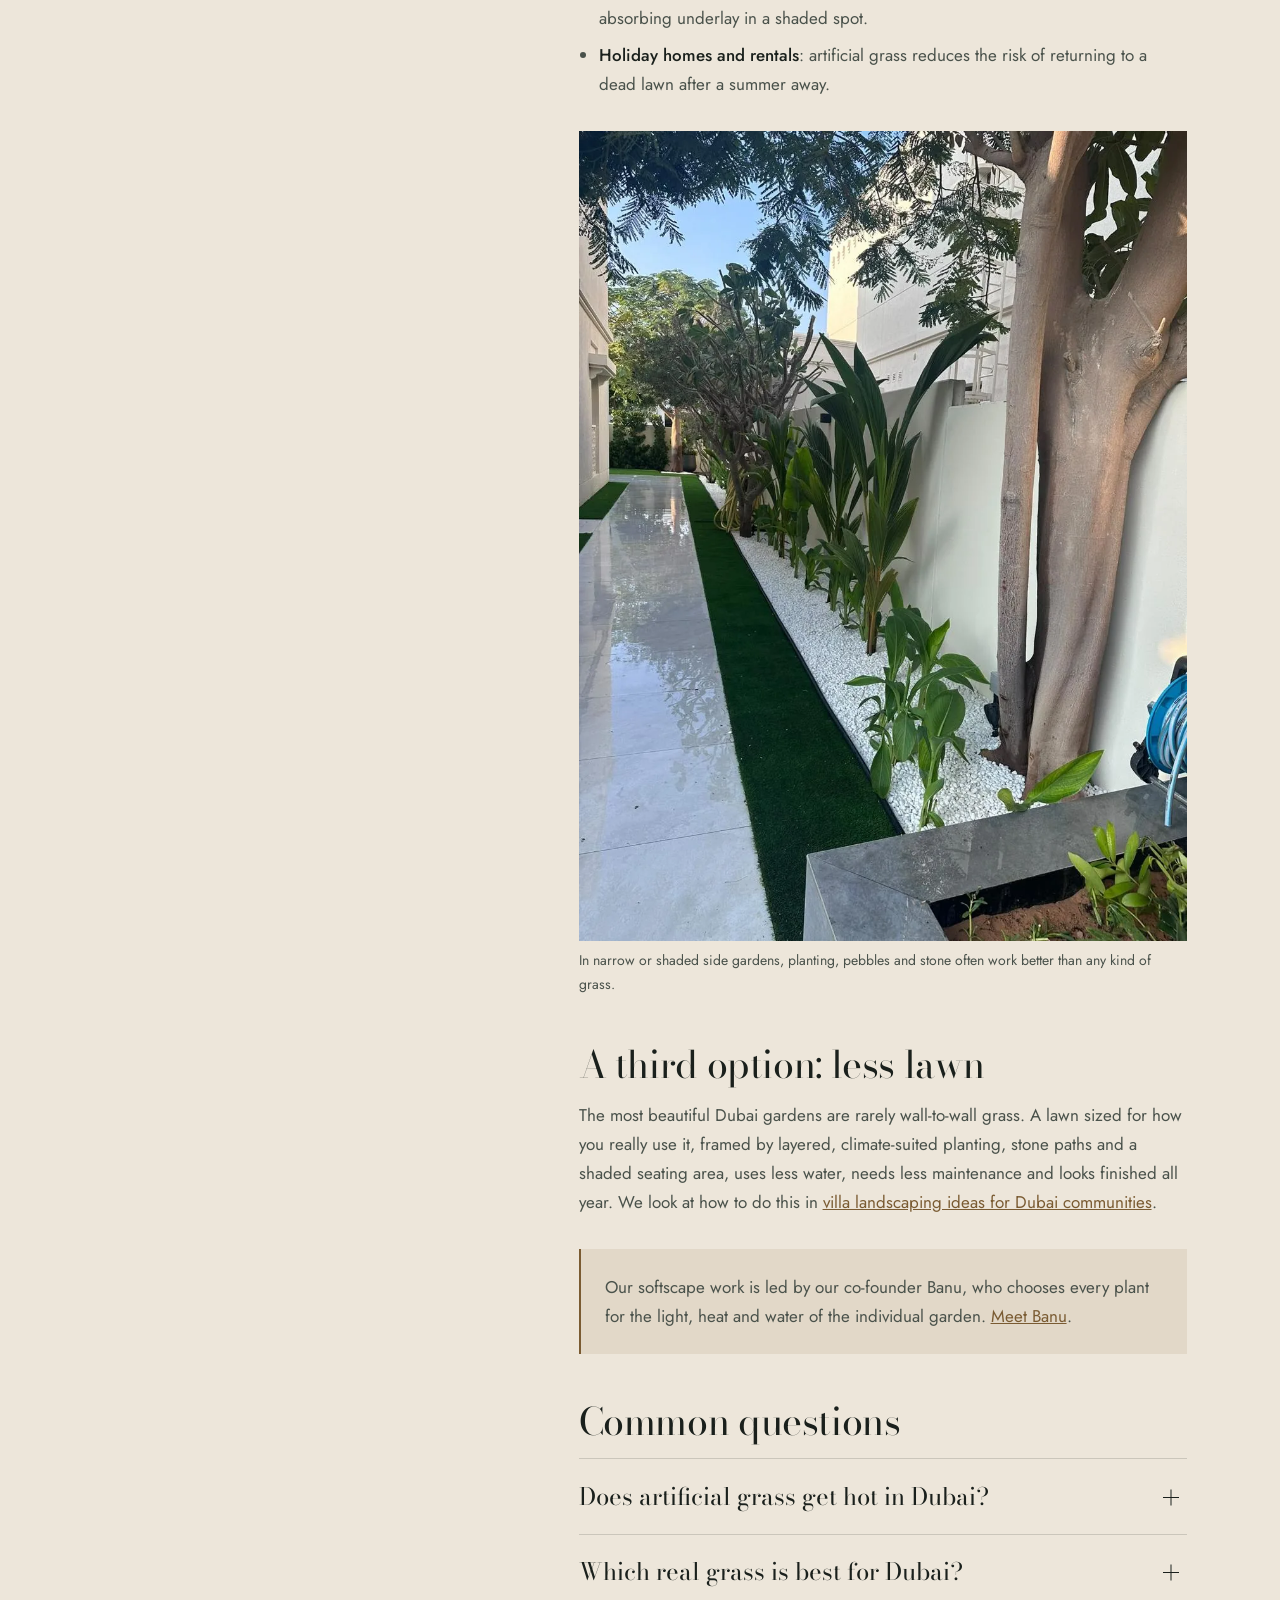
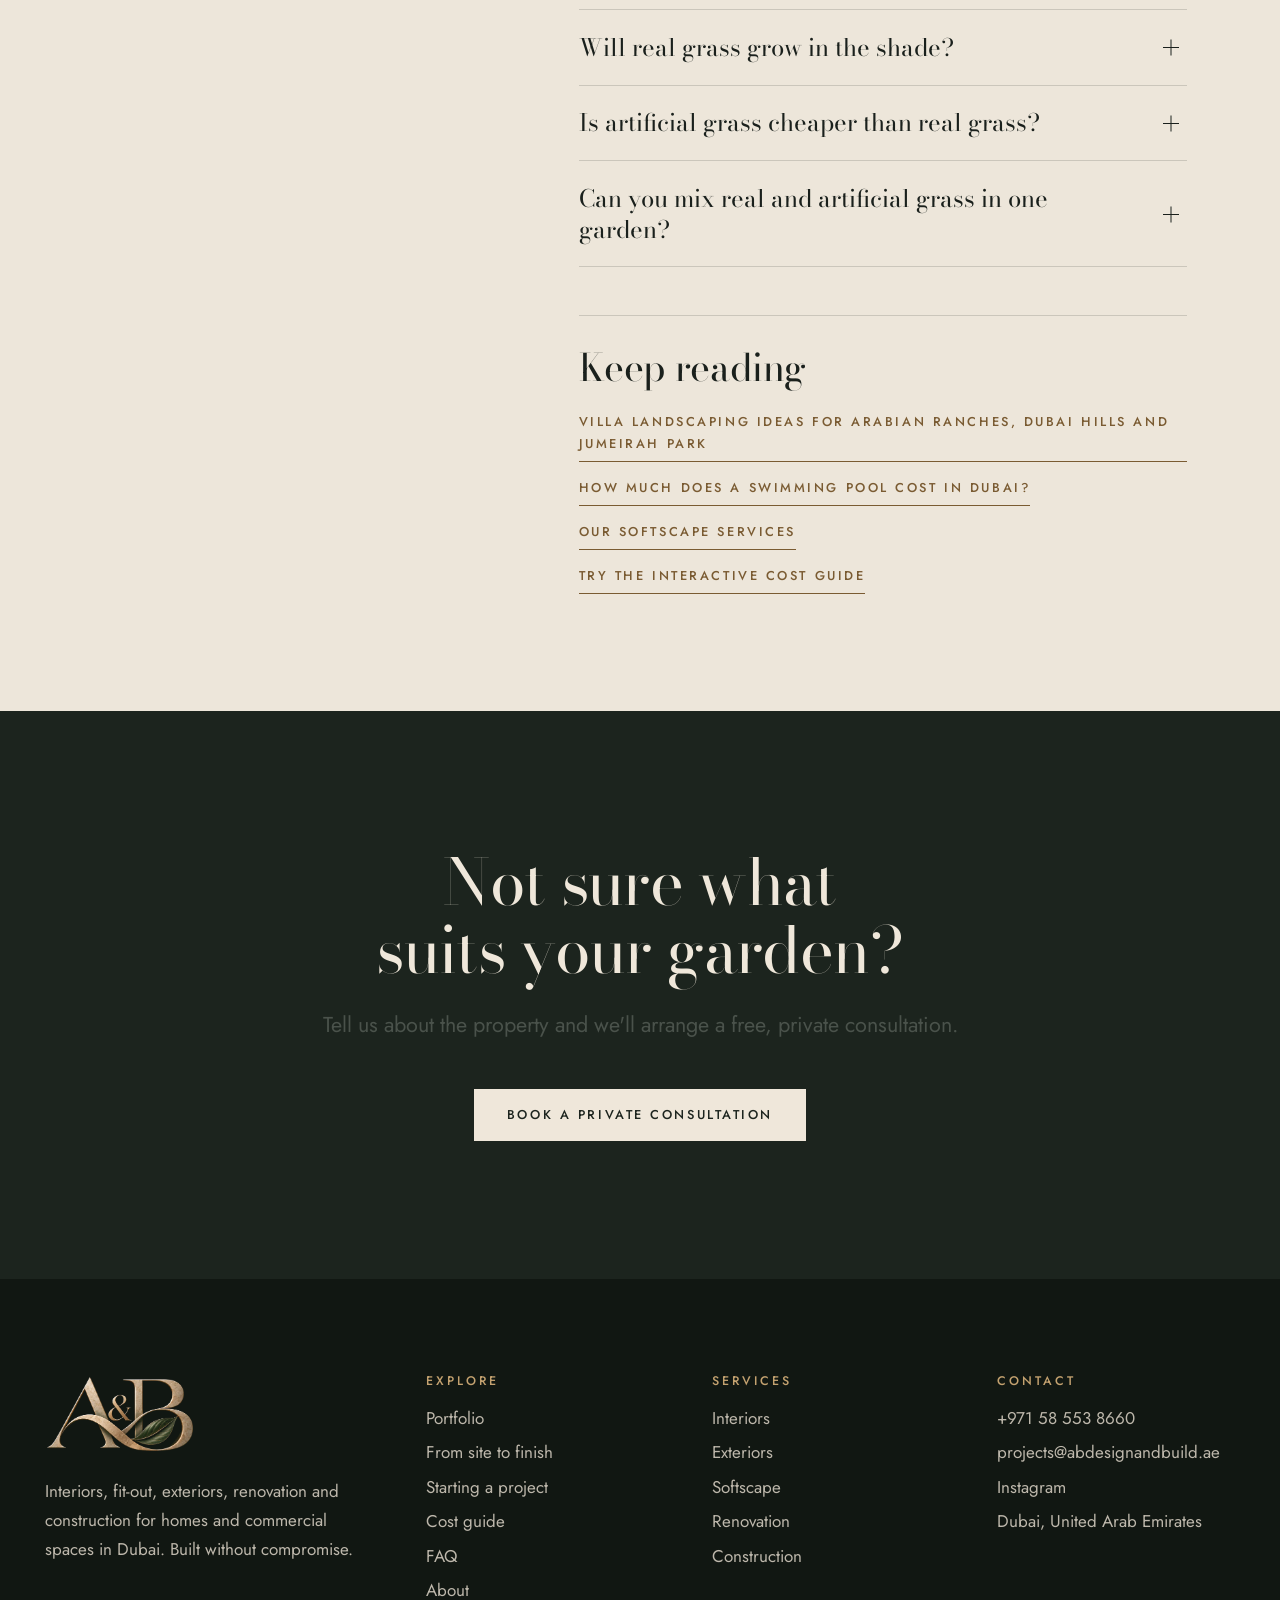
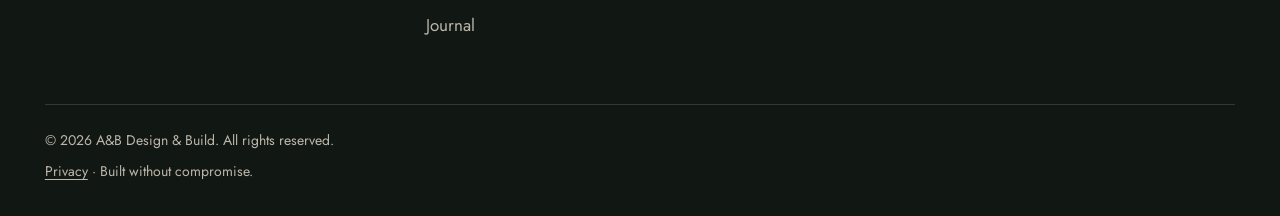
<file: journal/artificial-grass-vs-real-grass-dubai.html>
<!doctype html>
<html lang="en">
<head>
  <meta charset="utf-8">
  <meta name="viewport" content="width=device-width, initial-scale=1">
  <title>Artificial Grass vs Real Grass in Dubai: Which Is Better? | A&amp;B</title>
  <meta name="description" content="Artificial grass or a real lawn for your Dubai villa? An honest comparison of heat, water, cost, maintenance and lifespan, and where each one works best.">
  <meta name="theme-color" content="#1C241E">
  <link rel="canonical" href="https://www.abdesignandbuild.ae/journal/artificial-grass-vs-real-grass-dubai.html">
  <link rel="icon" href="../img/logo-ab.png" type="image/png">

  <meta property="og:type" content="article">
  <meta property="og:title" content="Artificial grass or real grass: which is better in Dubai?">
  <meta property="og:description" content="Artificial grass or a real lawn for your Dubai villa? An honest comparison of heat, water, cost, maintenance and lifespan, and where each one works best.">
  <meta property="og:image" content="https://www.abdesignandbuild.ae/img/landscape-palm-corner.webp">
  <meta property="og:url" content="https://www.abdesignandbuild.ae/journal/artificial-grass-vs-real-grass-dubai.html">
  <meta property="article:published_time" content="2026-10-20">

  <link rel="preconnect" href="https://fonts.googleapis.com">
  <link rel="preconnect" href="https://fonts.gstatic.com" crossorigin>
  <link rel="stylesheet" href="https://fonts.googleapis.com/css2?family=Bodoni+Moda:ital,opsz,wght@0,6..96,400..600;1,6..96,400&family=Jost:wght@400;500&display=swap">
  <link rel="stylesheet" href="../css/styles.css">

  <script type="application/ld+json">
{
  "@context": "https://schema.org",
  "@type": "BlogPosting",
  "headline": "Artificial grass or real grass: which is better in Dubai?",
  "description": "Artificial grass or a real lawn for your Dubai villa? An honest comparison of heat, water, cost, maintenance and lifespan, and where each one works best.",
  "image": "https://www.abdesignandbuild.ae/img/landscape-palm-corner.webp",
  "datePublished": "2026-10-20",
  "dateModified": "2026-10-20",
  "inLanguage": "en",
  "mainEntityOfPage": "https://www.abdesignandbuild.ae/journal/artificial-grass-vs-real-grass-dubai.html",
  "author": {
    "@type": "Organization",
    "name": "A&B Design & Build",
    "url": "https://www.abdesignandbuild.ae/"
  },
  "publisher": {
    "@type": "Organization",
    "name": "A&B Design & Build",
    "logo": {
      "@type": "ImageObject",
      "url": "https://www.abdesignandbuild.ae/img/logo-ab.png"
    }
  },
  "about": [
    "Landscaping",
    "Lawns",
    "Artificial grass",
    "Dubai"
  ]
}
  </script>
  <script type="application/ld+json">
{
  "@context": "https://schema.org",
  "@type": "BreadcrumbList",
  "itemListElement": [
    {
      "@type": "ListItem",
      "position": 1,
      "name": "Home",
      "item": "https://www.abdesignandbuild.ae/"
    },
    {
      "@type": "ListItem",
      "position": 2,
      "name": "Journal",
      "item": "https://www.abdesignandbuild.ae/journal.html"
    },
    {
      "@type": "ListItem",
      "position": 3,
      "name": "Artificial vs real grass",
      "item": "https://www.abdesignandbuild.ae/journal/artificial-grass-vs-real-grass-dubai.html"
    }
  ]
}
  </script>
  <script type="application/ld+json">
{
  "@context": "https://schema.org",
  "@type": "FAQPage",
  "mainEntity": [
    {
      "@type": "Question",
      "name": "Does artificial grass get hot in Dubai?",
      "acceptedAnswer": {
        "@type": "Answer",
        "text": "Yes. In direct summer sun, synthetic turf becomes much hotter than natural grass and can be too hot to walk on barefoot. It works best in shaded areas, or where it is used mainly in the cooler months and evenings."
      }
    },
    {
      "@type": "Question",
      "name": "Which real grass is best for Dubai?",
      "acceptedAnswer": {
        "@type": "Answer",
        "text": "Seashore paspalum is the most widely used villa lawn because it handles heat and salty water well. Bermuda grass is hard-wearing for family lawns, and zoysia offers a dense, fine lawn with a little more shade tolerance."
      }
    },
    {
      "@type": "Question",
      "name": "Will real grass grow in the shade?",
      "acceptedAnswer": {
        "@type": "Answer",
        "text": "Warm-season grasses need several hours of direct sun a day, so they thin out under trees, pergolas and in the shadow of the house. In those spots, paving, gravel, shade-tolerant ground cover or artificial grass are usually better choices."
      }
    },
    {
      "@type": "Question",
      "name": "Is artificial grass cheaper than real grass?",
      "acceptedAnswer": {
        "@type": "Answer",
        "text": "It usually costs more to install, because it needs a properly prepared, free-draining base. It costs less to run, since it uses no irrigation water and needs no mowing."
      }
    },
    {
      "@type": "Question",
      "name": "Can you mix real and artificial grass in one garden?",
      "acceptedAnswer": {
        "@type": "Answer",
        "text": "Yes, and it often gives the best result: real grass in the sunny open areas, and artificial grass or hard landscaping in shaded corners, side returns and under pergolas."
      }
    }
  ]
}
  </script>
</head>
<body>
  <svg width="0" height="0" style="position:absolute" aria-hidden="true" focusable="false">
    <symbol id="i-instagram" viewBox="0 0 24 24" fill="none" stroke="currentColor" stroke-width="1.5" stroke-linecap="round" stroke-linejoin="round"><rect x="2.5" y="2.5" width="19" height="19" rx="5"/><circle cx="12" cy="12" r="4.2"/><path d="M17.6 6.4h.01"/></symbol>
    <symbol id="i-whatsapp" viewBox="0 0 24 24" fill="currentColor"><path d="M17.47 14.38c-.3-.15-1.76-.87-2.03-.97-.27-.1-.47-.15-.67.15-.2.3-.77.97-.94 1.16-.17.2-.35.22-.64.08-.3-.15-1.26-.47-2.39-1.48-.88-.79-1.48-1.76-1.65-2.06-.17-.3-.02-.46.13-.6.13-.14.3-.35.45-.52.15-.18.2-.3.3-.5.1-.2.05-.37-.03-.52-.07-.15-.67-1.61-.92-2.2-.24-.58-.49-.5-.67-.51h-.57c-.2 0-.52.07-.79.37-.27.3-1.04 1.02-1.04 2.48 0 1.46 1.07 2.88 1.21 3.07.15.2 2.1 3.2 5.08 4.49.71.31 1.26.49 1.7.63.71.22 1.36.19 1.87.12.57-.09 1.76-.72 2-1.41.25-.7.25-1.29.18-1.42-.08-.12-.27-.2-.57-.34m-5.42 7.4h-.01a9.87 9.87 0 0 1-5.03-1.38l-.36-.21-3.74.98 1-3.65-.24-.37a9.86 9.86 0 0 1-1.51-5.26c0-5.45 4.44-9.88 9.89-9.88 2.64 0 5.12 1.03 6.99 2.9a9.83 9.83 0 0 1 2.89 6.99c0 5.45-4.44 9.88-9.89 9.88m8.41-18.3A11.82 11.82 0 0 0 12.05 0C5.5 0 .16 5.34.16 11.89c0 2.1.55 4.14 1.59 5.95L.06 24l6.3-1.65a11.88 11.88 0 0 0 5.68 1.45h.01c6.55 0 11.89-5.34 11.89-11.89 0-3.18-1.24-6.16-3.48-8.41Z"/></symbol>
    <symbol id="i-mail" viewBox="0 0 24 24" fill="none" stroke="currentColor" stroke-width="1.5" stroke-linecap="round" stroke-linejoin="round"><rect x="2.5" y="4.5" width="19" height="15" rx="1.5"/><path d="m21.5 6.5-8.6 6a1.6 1.6 0 0 1-1.8 0l-8.6-6"/></symbol>
    <symbol id="i-close" viewBox="0 0 24 24" fill="none" stroke="currentColor" stroke-width="1.5" stroke-linecap="round"><path d="M5 5l14 14M19 5L5 19"/></symbol>
  </svg>

  <a class="skip-link" href="#main">Skip to content</a>

  <a class="consult-bar" href="../index.html#contact"><span>Book a private design consultation</span></a>

  <header class="site-header is-static" data-header>
    <div class="container header-inner">
      <a class="brand" href="../index.html" aria-label="A&amp;B Design &amp; Build, home">
        <img src="../img/logo-ab.png" alt="" width="84" height="44">
        <span class="brand-word">Design<br>&amp; Build</span>
      </a>
      <nav class="primary-nav" aria-label="Main">
        <ul>
          <li><a href="../index.html#portfolio">Portfolio</a></li>
          <li><a href="../index.html#services">Services</a></li>
          <li><a href="../index.html#start">Process</a></li>
          <li><a href="../index.html#cost">Cost guide</a></li>
          <li><a href="../index.html#about">About</a></li>
          <li><a href="../journal.html" aria-current="page">Journal</a></li>
          <li><a href="../index.html#contact">Contact</a></li>
        </ul>
      </nav>
      <div class="header-social">
        <a class="icon-link" href="https://www.instagram.com/ab.designandbuild/" target="_blank" rel="noopener" aria-label="Instagram"><svg aria-hidden="true"><use href="#i-instagram"/></svg></a>
        <a class="icon-link" href="https://wa.me/971585538660" target="_blank" rel="noopener" aria-label="WhatsApp"><svg aria-hidden="true"><use href="#i-whatsapp"/></svg></a>
        <a class="icon-link" href="mailto:projects@abdesignandbuild.ae" aria-label="Email"><svg aria-hidden="true"><use href="#i-mail"/></svg></a>
      </div>
      <button class="menu-toggle" type="button" aria-expanded="false" aria-controls="mobile-menu" data-menu-open>
        Menu
        <span class="menu-toggle-lines" aria-hidden="true"><span></span><span></span></span>
      </button>
    </div>
  </header>

  <div class="mobile-menu" id="mobile-menu" data-menu aria-label="Menu" role="dialog" aria-modal="true">
    <div class="mobile-menu-top">
      <img src="../img/logo-ab.png" alt="A&amp;B Design &amp; Build" width="72" height="38">
      <button class="lightbox-btn" type="button" aria-label="Close menu" data-menu-close><svg aria-hidden="true"><use href="#i-close"/></svg></button>
    </div>
    <nav aria-label="Mobile">
      <ul>
        <li><a href="../index.html#portfolio">Portfolio</a></li>
        <li><a href="../index.html#services">Services</a></li>
        <li><a href="../index.html#transformations">From site to finish</a></li>
        <li><a href="../index.html#start">Process</a></li>
        <li><a href="../index.html#cost">Cost guide</a></li>
        <li><a href="../index.html#about">About</a></li>
        <li><a href="../index.html#faq">FAQ</a></li>
        <li><a href="../journal.html" aria-current="page">Journal</a></li>
        <li><a href="../index.html#contact">Contact</a></li>
      </ul>
    </nav>
    <div class="mobile-menu-foot">
      <a class="btn btn-ivory" href="../index.html#contact">Book a consultation</a>
      <div class="header-social">
        <a class="icon-link" href="https://www.instagram.com/ab.designandbuild/" target="_blank" rel="noopener" aria-label="Instagram"><svg aria-hidden="true"><use href="#i-instagram"/></svg></a>
        <a class="icon-link" href="https://wa.me/971585538660" target="_blank" rel="noopener" aria-label="WhatsApp"><svg aria-hidden="true"><use href="#i-whatsapp"/></svg></a>
        <a class="icon-link" href="mailto:projects@abdesignandbuild.ae" aria-label="Email"><svg aria-hidden="true"><use href="#i-mail"/></svg></a>
      </div>
    </div>
  </div>

  <main id="main" class="surface-light">
    <header class="container page-hero article-hero">
      <nav class="breadcrumb" aria-label="Breadcrumb">
        <ol>
          <li><a href="../index.html">Home</a></li>
          <li><a href="../journal.html">Journal</a></li>
          <li aria-current="page">Artificial vs real grass</li>
        </ol>
      </nav>
      <p class="caps article-meta">Softscape · 6 min read</p>
      <h1>Artificial grass or real grass: which is better in Dubai?</h1>
      <p class="lead">It is one of the first questions homeowners ask us. The honest answer is that it depends on where the lawn is, how much sun it gets and how you want to use it.</p>
    </header>

    <article class="post article-page" aria-label="Artificial grass or real grass: which is better in Dubai?">
      <div class="container post-grid">
        <div class="post-media">
          <img src="../img/landscape-palm-corner.webp" alt="A planted villa garden corner with palms, layered planting and a green lawn" width="960" height="1280">
        </div>
        <div class="post-body article-body">
          <h2>The short answer</h2>
          <p><strong>Real grass</strong> is the better choice for open, sunny lawns where you want a cool, soft surface and are happy to irrigate and maintain it. <strong>Artificial grass</strong> works best in shaded areas, small courtyards, roof terraces and spots where real grass simply will not grow. Many of the best Dubai gardens use both, plus planting and paving to reduce the lawn to the size it really needs to be.</p>

          <h2>Real grass in Dubai</h2>
          <p>A real lawn is cooler, softer and more alive than any synthetic surface. On a summer evening, irrigated grass is noticeably cooler to sit on, and it helps cool the air around it.</p>
          <h3>Which grasses grow well here</h3>
          <ul>
            <li><strong>Seashore paspalum</strong>: the most common villa lawn in Dubai. It tolerates heat and salty water well, which makes it a good choice near the coast.</li>
            <li><strong>Bermuda grass</strong>: hard-wearing and quick to recover, popular for family lawns and sports areas.</li>
            <li><strong>Zoysia</strong>: dense and fine-textured, slower growing, with a little more shade tolerance than the others.</li>
          </ul>
          <h3>What a real lawn needs</h3>
          <ul>
            <li><strong>Sun.</strong> Warm-season grasses need several hours of direct sun a day. Under trees, pergolas or the shadow of the house, they thin out and fail.</li>
            <li><strong>Good irrigation.</strong> An automatic system with pop-up sprinklers, set to water early in the morning or late in the evening, is essential in summer.</li>
            <li><strong>Proper soil preparation.</strong> Dubai sand drains fast and holds few nutrients. Improving the soil before turf goes down makes the lawn greener and less thirsty.</li>
            <li><strong>Regular care</strong>: mowing, feeding and occasional treatment for pests.</li>
          </ul>

          <h2>Artificial grass in Dubai</h2>
          <p>Good-quality artificial grass has improved enormously. It stays green all year, uses no irrigation water and needs no mowing. It also has real limitations in this climate.</p>
          <h3>The heat problem</h3>
          <p>In direct summer sun, synthetic turf gets far hotter than natural grass and can become too hot to walk on barefoot or for pets to lie on. Light-coloured and "cool" products help, and rinsing it down cools it briefly, but it is still a plastic surface in the sun. This is the single most important thing to understand before choosing it.</p>
          <h3>What good artificial grass needs</h3>
          <ul>
            <li><strong>A proper base</strong>: excavated, compacted and levelled, with a free-draining layer, so it drains after rain or rinsing and does not develop dips.</li>
            <li><strong>UV-stable fibres</strong> made for desert sun, with a backing that allows water through.</li>
            <li><strong>Occasional rinsing and brushing</strong> to remove dust and sand and keep the pile upright, and more regular cleaning if you have pets.</li>
          </ul>
          <p>A quality installation typically lasts many years, but strong sun shortens the life of cheaper products, which can fade and become brittle.</p>

          <h2>Side by side</h2>
          <div class="table-wrap">
            <table class="price-table">
              <caption class="visually-hidden">Comparison of real grass and artificial grass in Dubai</caption>
              <thead>
                <tr><th scope="col"></th><th scope="col">Real grass</th><th scope="col">Artificial grass</th></tr>
              </thead>
              <tbody>
                <tr><th scope="row">Surface in summer sun</th><td>Cool when irrigated</td><td>Can become very hot</td></tr>
                <tr><th scope="row">Water</th><td>Needs daily irrigation in summer</td><td>None, except for rinsing</td></tr>
                <tr><th scope="row">Shade</th><td>Struggles in shade</td><td>Unaffected by shade</td></tr>
                <tr><th scope="row">Maintenance</th><td>Mowing, feeding, irrigation checks</td><td>Brushing, rinsing, cleaning</td></tr>
                <tr><th scope="row">Upfront cost</th><td>Lower</td><td>Higher</td></tr>
                <tr><th scope="row">Running cost</th><td>Water and maintenance</td><td>Low</td></tr>
                <tr><th scope="row">Look and feel</th><td>Natural, soft, alive</td><td>Even and always green</td></tr>
              </tbody>
            </table>
          </div>

          <h2>Where each one works best</h2>
          <ul>
            <li><strong>Open lawns in full sun</strong>: real grass. It is the cooler, more pleasant surface exactly where you need it most.</li>
            <li><strong>Under pergolas, trees and deep shade</strong>: artificial grass, or better still, paving, gravel or shade-tolerant ground cover.</li>
            <li><strong>Roof terraces and balconies</strong>: artificial grass on a suitable drainage mat, as long as the structure and waterproofing allow it.</li>
            <li><strong>Children's play areas</strong>: real grass in the sun, or artificial grass with a shock-absorbing underlay in a shaded spot.</li>
            <li><strong>Holiday homes and rentals</strong>: artificial grass reduces the risk of returning to a dead lawn after a summer away.</li>
          </ul>

          <figure class="article-figure">
            <img src="../img/landscape-side-garden.webp" alt="A side garden path with tropical planting, white pebbles and a stone planter instead of lawn" width="960" height="1280" loading="lazy">
            <figcaption>In narrow or shaded side gardens, planting, pebbles and stone often work better than any kind of grass.</figcaption>
          </figure>

          <h2>A third option: less lawn</h2>
          <p>The most beautiful Dubai gardens are rarely wall-to-wall grass. A lawn sized for how you really use it, framed by layered, climate-suited planting, stone paths and a shaded seating area, uses less water, needs less maintenance and looks finished all year. We look at how to do this in <a href="villa-landscaping-ideas-dubai.html">villa landscaping ideas for Dubai communities</a>.</p>
          <div class="callout">
            <p>Our softscape work is led by our co-founder Banu, who chooses every plant for the light, heat and water of the individual garden. <a href="../index.html#meet-banu">Meet Banu</a>.</p>
          </div>

          <section class="article-faq" aria-labelledby="faq-title">
            <h2 id="faq-title">Common questions</h2>
            <div class="faq-list">
            <details class="faq">
              <summary>Does artificial grass get hot in Dubai?</summary>
              <p>Yes. In direct summer sun, synthetic turf becomes much hotter than natural grass and can be too hot to walk on barefoot. It works best in shaded areas, or where it is used mainly in the cooler months and evenings.</p>
            </details>
            <details class="faq">
              <summary>Which real grass is best for Dubai?</summary>
              <p>Seashore paspalum is the most widely used villa lawn because it handles heat and salty water well. Bermuda grass is hard-wearing for family lawns, and zoysia offers a dense, fine lawn with a little more shade tolerance.</p>
            </details>
            <details class="faq">
              <summary>Will real grass grow in the shade?</summary>
              <p>Warm-season grasses need several hours of direct sun a day, so they thin out under trees, pergolas and in the shadow of the house. In those spots, paving, gravel, shade-tolerant ground cover or artificial grass are usually better choices.</p>
            </details>
            <details class="faq">
              <summary>Is artificial grass cheaper than real grass?</summary>
              <p>It usually costs more to install, because it needs a properly prepared, free-draining base. It costs less to run, since it uses no irrigation water and needs no mowing.</p>
            </details>
            <details class="faq">
              <summary>Can you mix real and artificial grass in one garden?</summary>
              <p>Yes, and it often gives the best result: real grass in the sunny open areas, and artificial grass or hard landscaping in shaded corners, side returns and under pergolas.</p>
            </details>
            </div>
          </section>

          <aside class="related" aria-labelledby="related-title">
            <h2 id="related-title">Keep reading</h2>
            <ul>
            <li><a class="text-link" href="villa-landscaping-ideas-dubai.html">Villa landscaping ideas for Arabian Ranches, Dubai Hills and Jumeirah Park</a></li>
            <li><a class="text-link" href="swimming-pool-cost-dubai.html">How much does a swimming pool cost in Dubai?</a></li>
            <li><a class="text-link" href="../index.html#softscape">Our softscape services</a></li>
            <li><a class="text-link" href="../index.html#cost">Try the interactive cost guide</a></li>
            </ul>
          </aside>
        </div>
      </div>
    </article>

    <section class="section surface-dark" aria-labelledby="journal-cta">
      <div class="container" style="display:grid;gap:1.5rem;max-width:52rem;margin-inline:auto;text-align:center;justify-items:center">
        <h2 id="journal-cta">Not sure what suits your garden?</h2>
        <p class="lead">Tell us about the property and we'll arrange a free, private consultation.</p>
        <a class="btn btn-ivory" href="../index.html#contact">Book a private consultation</a>
      </div>
    </section>
  </main>

  <footer class="site-footer surface-deep">
    <div class="container">
      <div class="footer-grid">
        <div class="footer-brand">
          <img src="../img/logo-ab.png" alt="A&amp;B Design &amp; Build" width="150" height="78">
          <p>Interiors, fit-out, exteriors, renovation and construction for homes and commercial spaces in Dubai. Built without compromise.</p>
        </div>
        <div class="footer-col">
          <h2>Explore</h2>
          <ul>
            <li><a href="../index.html#portfolio">Portfolio</a></li>
            <li><a href="../index.html#transformations">From site to finish</a></li>
            <li><a href="../index.html#start">Starting a project</a></li>
            <li><a href="../index.html#cost">Cost guide</a></li>
            <li><a href="../index.html#faq">FAQ</a></li>
            <li><a href="../index.html#about">About</a></li>
            <li><a href="../journal.html">Journal</a></li>
          </ul>
        </div>
        <div class="footer-col">
          <h2>Services</h2>
          <ul>
            <li><a href="../index.html#interiors">Interiors</a></li>
            <li><a href="../index.html#exteriors">Exteriors</a></li>
            <li><a href="../index.html#softscape">Softscape</a></li>
            <li><a href="../index.html#renovation">Renovation</a></li>
            <li><a href="../index.html#construction">Construction</a></li>
          </ul>
        </div>
        <div class="footer-col">
          <h2>Contact</h2>
          <ul>
            <li><a href="tel:+971585538660">+971 58 553 8660</a></li>
            <li><a href="mailto:projects@abdesignandbuild.ae">projects@abdesignandbuild.ae</a></li>
            <li><a href="https://www.instagram.com/ab.designandbuild/" target="_blank" rel="noopener">Instagram</a></li>
            <li>Dubai, United Arab Emirates</li>
          </ul>
        </div>
      </div>
      <div class="footer-base">
        <p>© <span data-year>2026</span> A&amp;B Design &amp; Build. All rights reserved.</p>
        <p><a href="../privacy.html">Privacy</a> · Built without compromise.</p>
      </div>
    </div>
  </footer>

  <a class="wa-float" href="https://wa.me/971585538660" target="_blank" rel="noopener" aria-label="Message A&amp;B on WhatsApp"><svg aria-hidden="true"><use href="#i-whatsapp"/></svg></a>

  <script src="../js/main.js" defer></script>
</body>
</html>
</file>
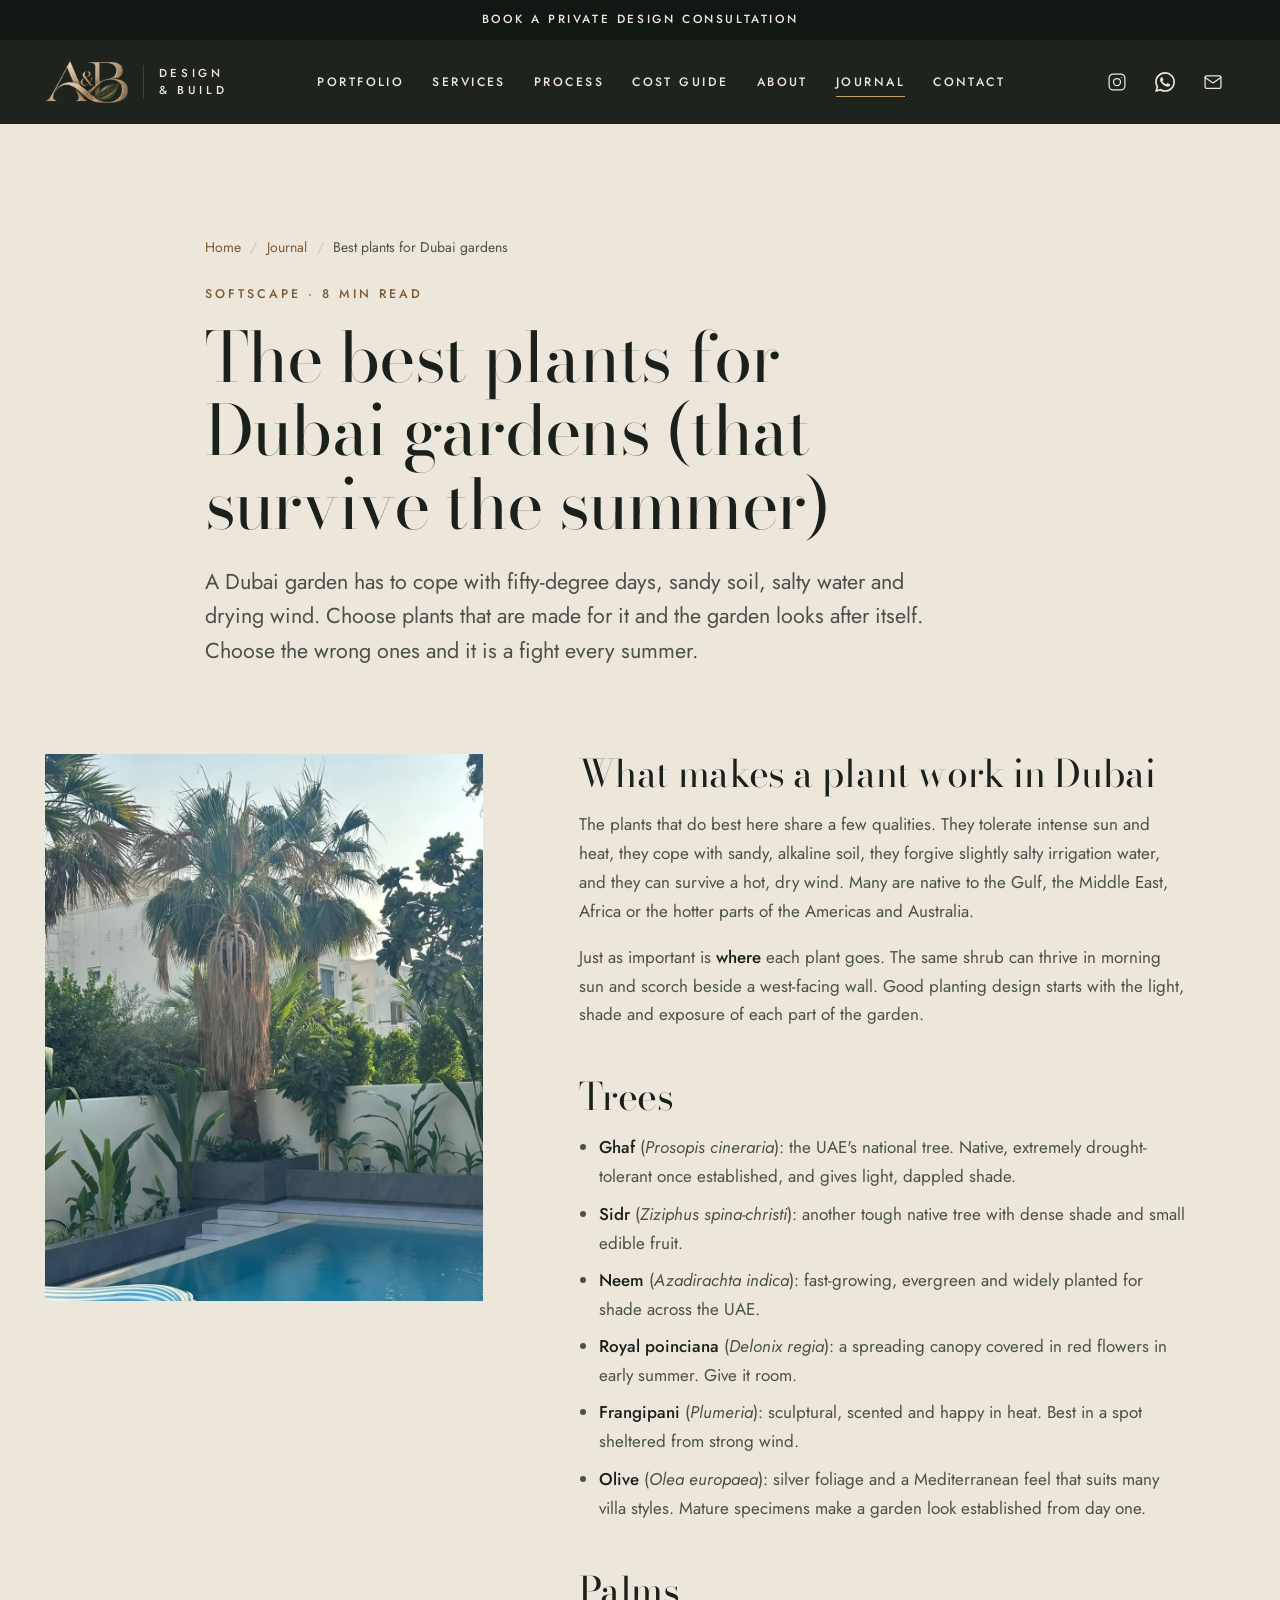
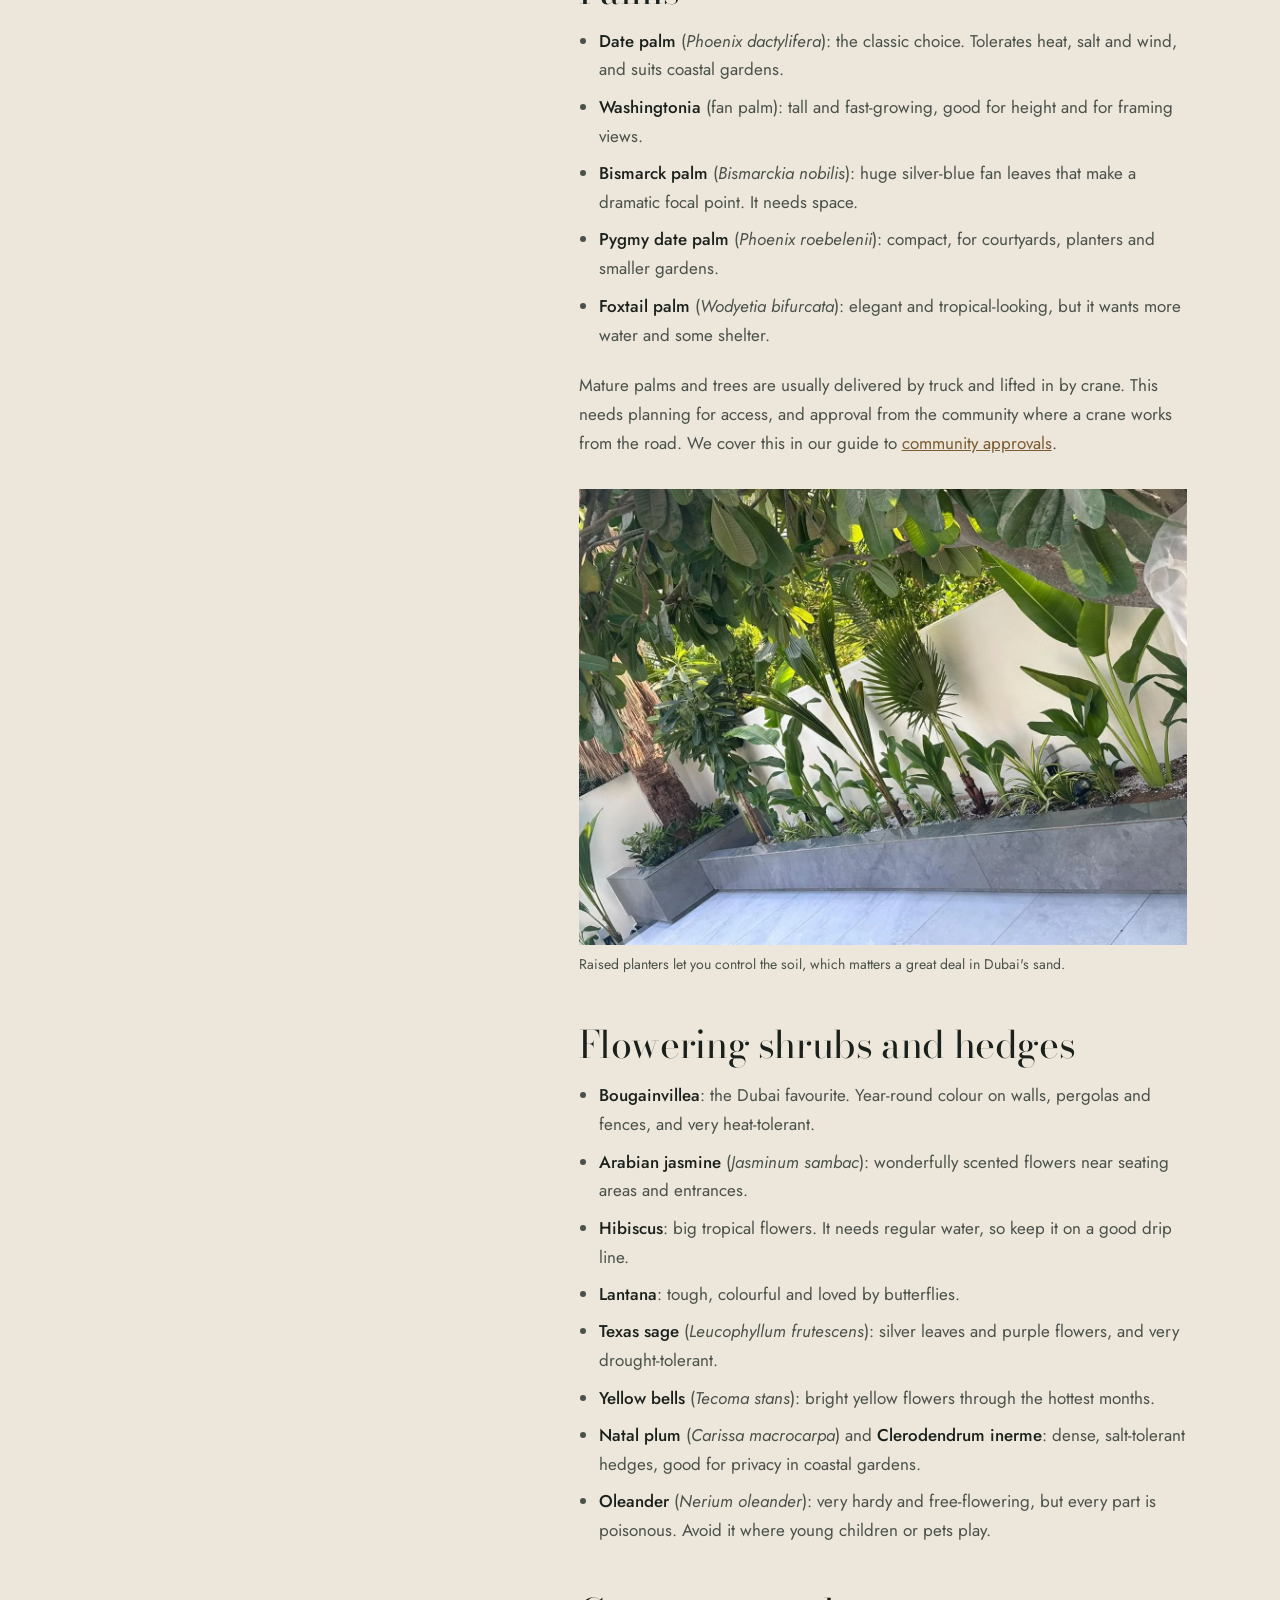
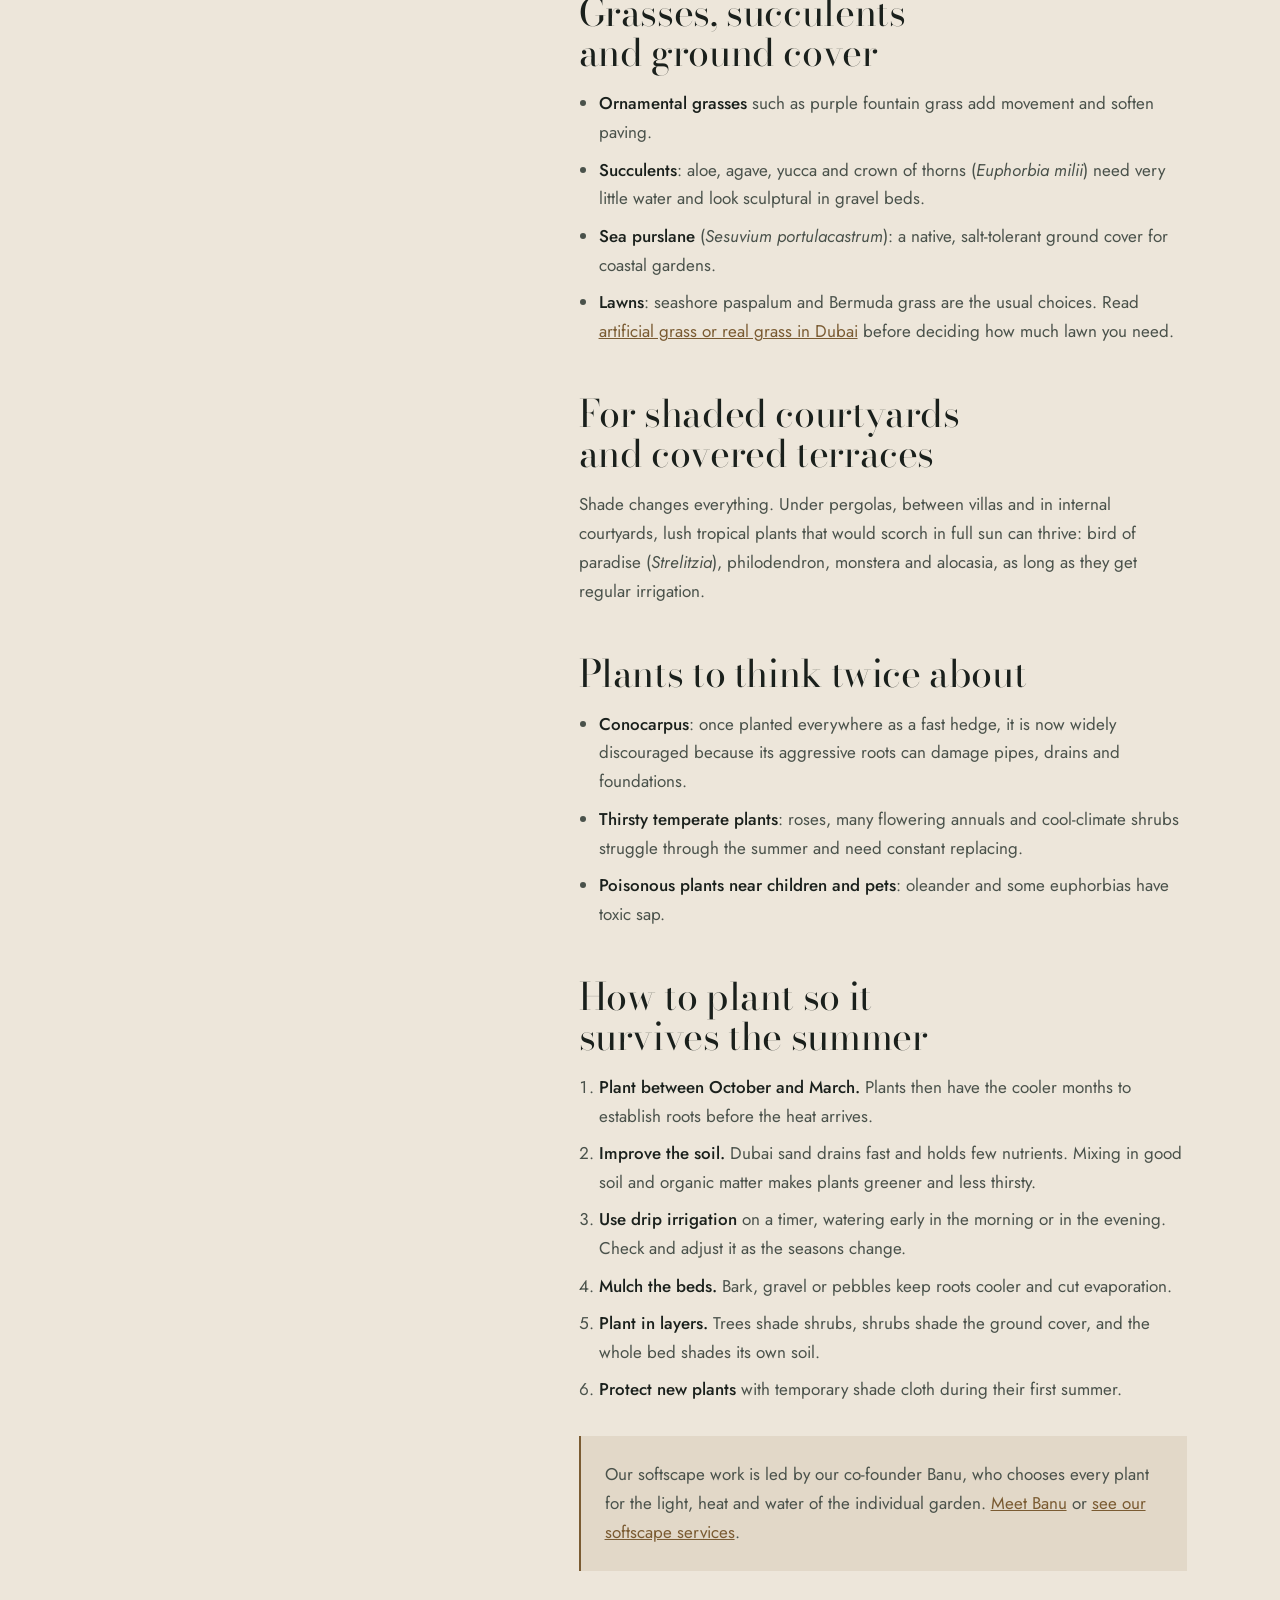
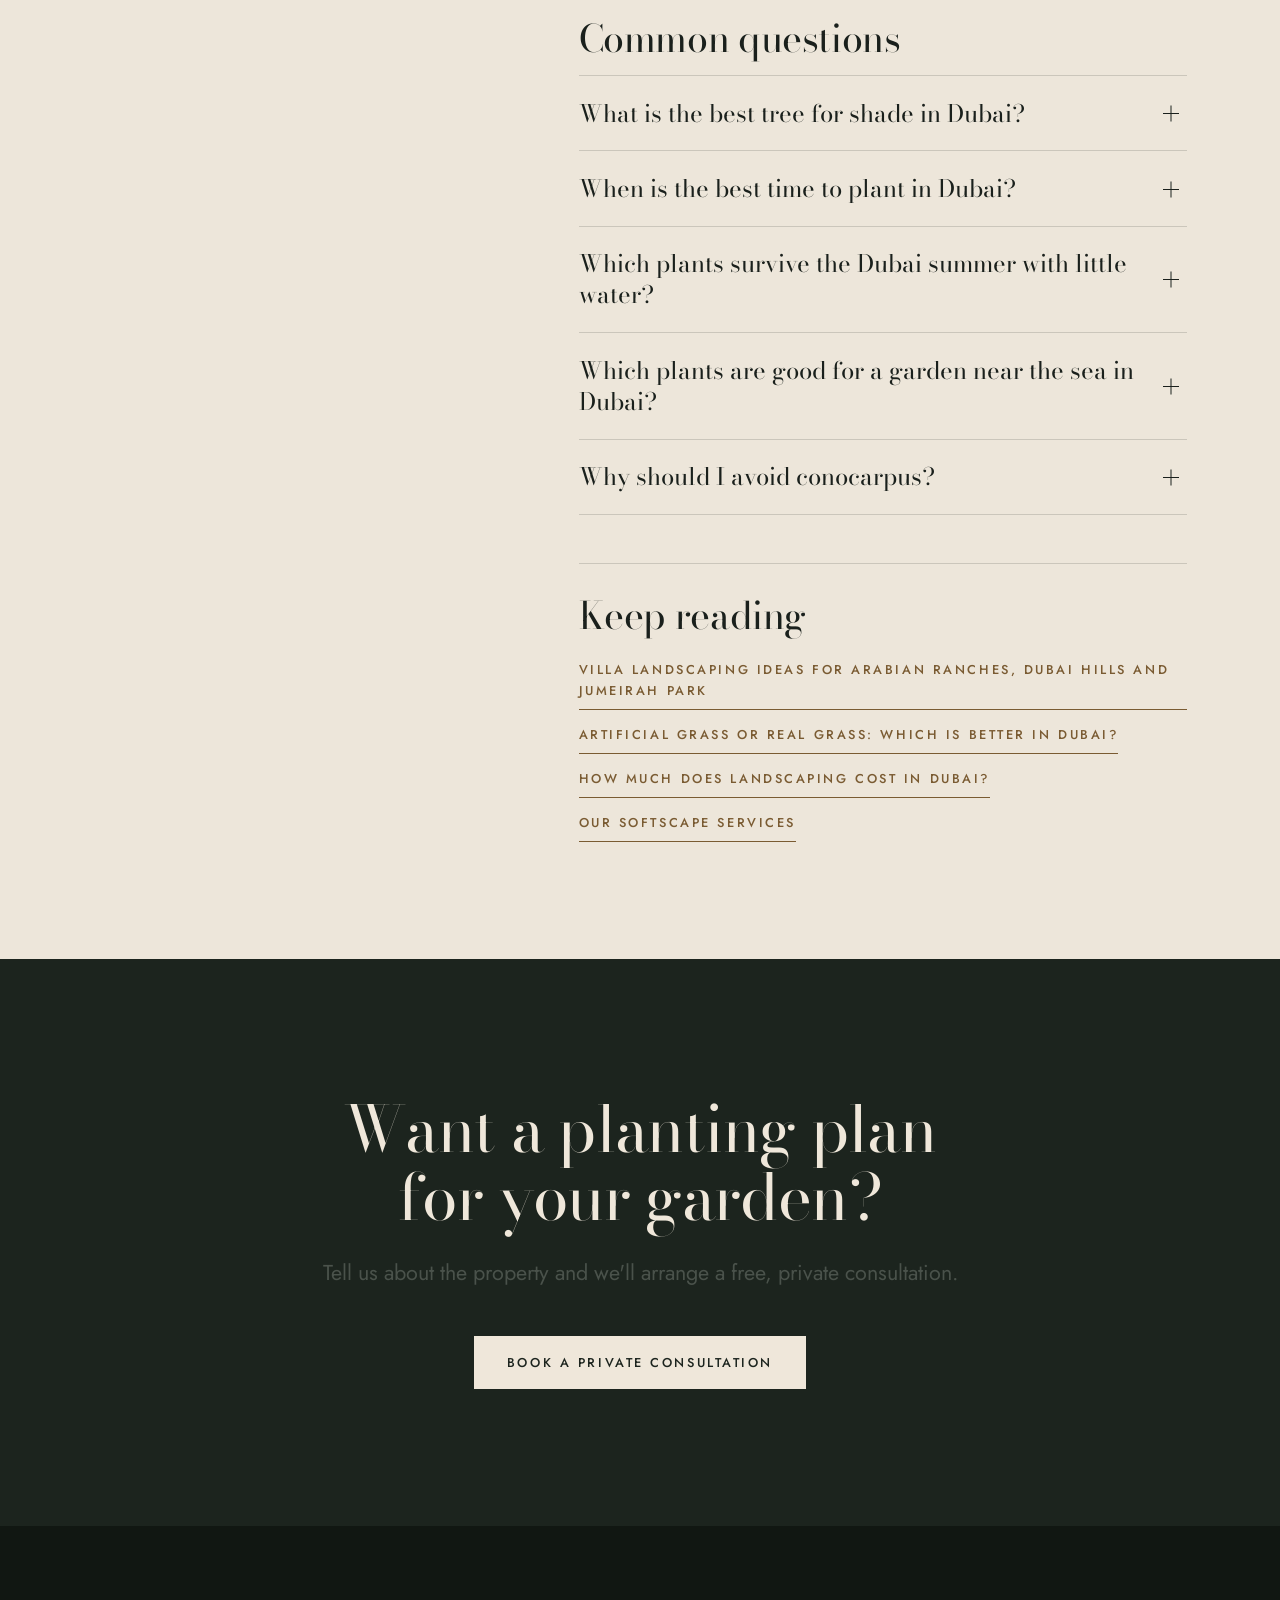
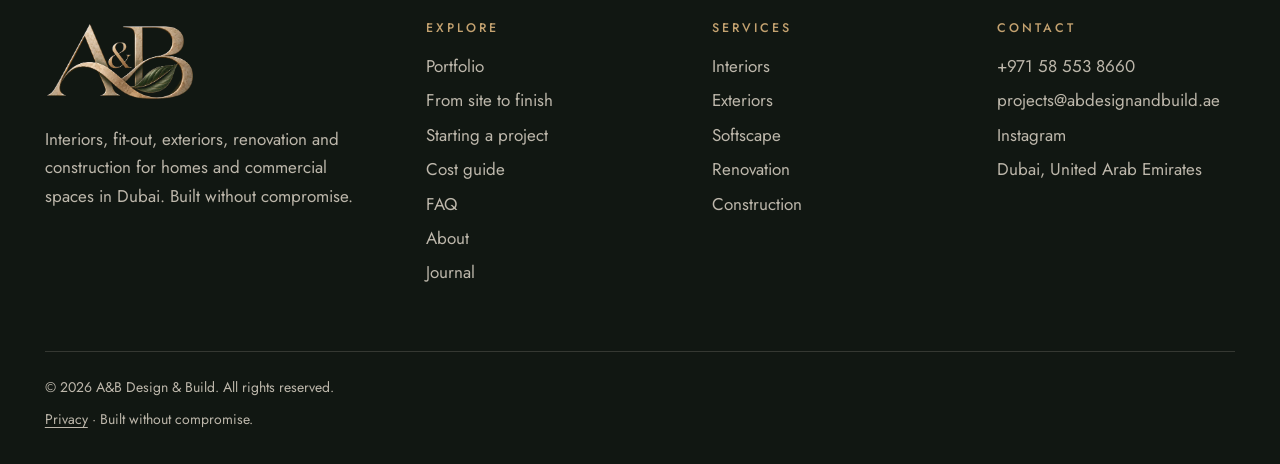
<file: journal/best-plants-for-dubai-gardens.html>
<!doctype html>
<html lang="en">
<head>
  <meta charset="utf-8">
  <meta name="viewport" content="width=device-width, initial-scale=1">
  <title>Best Plants for Dubai Gardens That Survive the Summer | A&amp;B</title>
  <meta name="description" content="The trees, palms, shrubs, grasses and ground covers that really thrive in Dubai villa gardens, which to avoid, and how to plant them so they survive the summer.">
  <meta name="theme-color" content="#1C241E">
  <link rel="canonical" href="https://www.abdesignandbuild.ae/journal/best-plants-for-dubai-gardens.html">
  <link rel="icon" href="../img/logo-ab.png" type="image/png">

  <meta property="og:type" content="article">
  <meta property="og:title" content="The best plants for Dubai gardens (that survive the summer)">
  <meta property="og:description" content="The trees, palms, shrubs, grasses and ground covers that really thrive in Dubai villa gardens, which to avoid, and how to plant them so they survive the summer.">
  <meta property="og:image" content="https://www.abdesignandbuild.ae/img/pool-palm-planting.webp">
  <meta property="og:url" content="https://www.abdesignandbuild.ae/journal/best-plants-for-dubai-gardens.html">
  <meta property="article:published_time" content="2026-10-20">

  <link rel="preconnect" href="https://fonts.googleapis.com">
  <link rel="preconnect" href="https://fonts.gstatic.com" crossorigin>
  <link rel="stylesheet" href="https://fonts.googleapis.com/css2?family=Bodoni+Moda:ital,opsz,wght@0,6..96,400..600;1,6..96,400&family=Jost:wght@400;500&display=swap">
  <link rel="stylesheet" href="../css/styles.css">

  <script type="application/ld+json">
{
  "@context": "https://schema.org",
  "@type": "BlogPosting",
  "headline": "The best plants for Dubai gardens (that survive the summer)",
  "description": "The trees, palms, shrubs, grasses and ground covers that really thrive in Dubai villa gardens, which to avoid, and how to plant them so they survive the summer.",
  "image": "https://www.abdesignandbuild.ae/img/pool-palm-planting.webp",
  "datePublished": "2026-10-20",
  "dateModified": "2026-10-20",
  "inLanguage": "en",
  "mainEntityOfPage": "https://www.abdesignandbuild.ae/journal/best-plants-for-dubai-gardens.html",
  "author": {
    "@type": "Organization",
    "name": "A&B Design & Build",
    "url": "https://www.abdesignandbuild.ae/"
  },
  "publisher": {
    "@type": "Organization",
    "name": "A&B Design & Build",
    "logo": {
      "@type": "ImageObject",
      "url": "https://www.abdesignandbuild.ae/img/logo-ab.png"
    }
  },
  "about": [
    "Softscape",
    "Plants",
    "Garden design",
    "Dubai"
  ]
}
  </script>
  <script type="application/ld+json">
{
  "@context": "https://schema.org",
  "@type": "BreadcrumbList",
  "itemListElement": [
    {
      "@type": "ListItem",
      "position": 1,
      "name": "Home",
      "item": "https://www.abdesignandbuild.ae/"
    },
    {
      "@type": "ListItem",
      "position": 2,
      "name": "Journal",
      "item": "https://www.abdesignandbuild.ae/journal.html"
    },
    {
      "@type": "ListItem",
      "position": 3,
      "name": "Best plants for Dubai gardens",
      "item": "https://www.abdesignandbuild.ae/journal/best-plants-for-dubai-gardens.html"
    }
  ]
}
  </script>
  <script type="application/ld+json">
{
  "@context": "https://schema.org",
  "@type": "FAQPage",
  "mainEntity": [
    {
      "@type": "Question",
      "name": "What is the best tree for shade in Dubai?",
      "acceptedAnswer": {
        "@type": "Answer",
        "text": "Neem, ghaf and sidr are reliable shade trees that cope with heat and drought. For a flowering canopy, royal poinciana is spectacular in early summer. The best choice depends on the space, the soil and how quickly you want shade."
      }
    },
    {
      "@type": "Question",
      "name": "When is the best time to plant in Dubai?",
      "acceptedAnswer": {
        "@type": "Answer",
        "text": "Between October and March. Planting in the cooler months gives roots time to establish before the summer heat. Summer planting is possible with careful irrigation and shading, but it carries more risk."
      }
    },
    {
      "@type": "Question",
      "name": "Which plants survive the Dubai summer with little water?",
      "acceptedAnswer": {
        "@type": "Answer",
        "text": "Ghaf, date palms, bougainvillea, Texas sage, lantana, aloe, agave and yucca all cope well with heat and need relatively little water once they are established."
      }
    },
    {
      "@type": "Question",
      "name": "Which plants are good for a garden near the sea in Dubai?",
      "acceptedAnswer": {
        "@type": "Answer",
        "text": "Date palms, bougainvillea, natal plum, Clerodendrum inerme, sea purslane and seashore paspalum lawns all tolerate salt and wind. More delicate plants should be sheltered behind walls or hedges."
      }
    },
    {
      "@type": "Question",
      "name": "Why should I avoid conocarpus?",
      "acceptedAnswer": {
        "@type": "Answer",
        "text": "Conocarpus grows quickly, but its aggressive roots can damage pipes, drains and foundations, so it is now widely discouraged in villa gardens. Natal plum or Clerodendrum make good alternatives for hedges."
      }
    }
  ]
}
  </script>
</head>
<body>
  <svg width="0" height="0" style="position:absolute" aria-hidden="true" focusable="false">
    <symbol id="i-instagram" viewBox="0 0 24 24" fill="none" stroke="currentColor" stroke-width="1.5" stroke-linecap="round" stroke-linejoin="round"><rect x="2.5" y="2.5" width="19" height="19" rx="5"/><circle cx="12" cy="12" r="4.2"/><path d="M17.6 6.4h.01"/></symbol>
    <symbol id="i-whatsapp" viewBox="0 0 24 24" fill="currentColor"><path d="M17.47 14.38c-.3-.15-1.76-.87-2.03-.97-.27-.1-.47-.15-.67.15-.2.3-.77.97-.94 1.16-.17.2-.35.22-.64.08-.3-.15-1.26-.47-2.39-1.48-.88-.79-1.48-1.76-1.65-2.06-.17-.3-.02-.46.13-.6.13-.14.3-.35.45-.52.15-.18.2-.3.3-.5.1-.2.05-.37-.03-.52-.07-.15-.67-1.61-.92-2.2-.24-.58-.49-.5-.67-.51h-.57c-.2 0-.52.07-.79.37-.27.3-1.04 1.02-1.04 2.48 0 1.46 1.07 2.88 1.21 3.07.15.2 2.1 3.2 5.08 4.49.71.31 1.26.49 1.7.63.71.22 1.36.19 1.87.12.57-.09 1.76-.72 2-1.41.25-.7.25-1.29.18-1.42-.08-.12-.27-.2-.57-.34m-5.42 7.4h-.01a9.87 9.87 0 0 1-5.03-1.38l-.36-.21-3.74.98 1-3.65-.24-.37a9.86 9.86 0 0 1-1.51-5.26c0-5.45 4.44-9.88 9.89-9.88 2.64 0 5.12 1.03 6.99 2.9a9.83 9.83 0 0 1 2.89 6.99c0 5.45-4.44 9.88-9.89 9.88m8.41-18.3A11.82 11.82 0 0 0 12.05 0C5.5 0 .16 5.34.16 11.89c0 2.1.55 4.14 1.59 5.95L.06 24l6.3-1.65a11.88 11.88 0 0 0 5.68 1.45h.01c6.55 0 11.89-5.34 11.89-11.89 0-3.18-1.24-6.16-3.48-8.41Z"/></symbol>
    <symbol id="i-mail" viewBox="0 0 24 24" fill="none" stroke="currentColor" stroke-width="1.5" stroke-linecap="round" stroke-linejoin="round"><rect x="2.5" y="4.5" width="19" height="15" rx="1.5"/><path d="m21.5 6.5-8.6 6a1.6 1.6 0 0 1-1.8 0l-8.6-6"/></symbol>
    <symbol id="i-close" viewBox="0 0 24 24" fill="none" stroke="currentColor" stroke-width="1.5" stroke-linecap="round"><path d="M5 5l14 14M19 5L5 19"/></symbol>
  </svg>

  <a class="skip-link" href="#main">Skip to content</a>

  <a class="consult-bar" href="../index.html#contact"><span>Book a private design consultation</span></a>

  <header class="site-header is-static" data-header>
    <div class="container header-inner">
      <a class="brand" href="../index.html" aria-label="A&amp;B Design &amp; Build, home">
        <img src="../img/logo-ab.png" alt="" width="84" height="44">
        <span class="brand-word">Design<br>&amp; Build</span>
      </a>
      <nav class="primary-nav" aria-label="Main">
        <ul>
          <li><a href="../index.html#portfolio">Portfolio</a></li>
          <li><a href="../index.html#services">Services</a></li>
          <li><a href="../index.html#start">Process</a></li>
          <li><a href="../index.html#cost">Cost guide</a></li>
          <li><a href="../index.html#about">About</a></li>
          <li><a href="../journal.html" aria-current="page">Journal</a></li>
          <li><a href="../index.html#contact">Contact</a></li>
        </ul>
      </nav>
      <div class="header-social">
        <a class="icon-link" href="https://www.instagram.com/ab.designandbuild/" target="_blank" rel="noopener" aria-label="Instagram"><svg aria-hidden="true"><use href="#i-instagram"/></svg></a>
        <a class="icon-link" href="https://wa.me/971585538660" target="_blank" rel="noopener" aria-label="WhatsApp"><svg aria-hidden="true"><use href="#i-whatsapp"/></svg></a>
        <a class="icon-link" href="mailto:projects@abdesignandbuild.ae" aria-label="Email"><svg aria-hidden="true"><use href="#i-mail"/></svg></a>
      </div>
      <button class="menu-toggle" type="button" aria-expanded="false" aria-controls="mobile-menu" data-menu-open>
        Menu
        <span class="menu-toggle-lines" aria-hidden="true"><span></span><span></span></span>
      </button>
    </div>
  </header>

  <div class="mobile-menu" id="mobile-menu" data-menu aria-label="Menu" role="dialog" aria-modal="true">
    <div class="mobile-menu-top">
      <img src="../img/logo-ab.png" alt="A&amp;B Design &amp; Build" width="72" height="38">
      <button class="lightbox-btn" type="button" aria-label="Close menu" data-menu-close><svg aria-hidden="true"><use href="#i-close"/></svg></button>
    </div>
    <nav aria-label="Mobile">
      <ul>
        <li><a href="../index.html#portfolio">Portfolio</a></li>
        <li><a href="../index.html#services">Services</a></li>
        <li><a href="../index.html#transformations">From site to finish</a></li>
        <li><a href="../index.html#start">Process</a></li>
        <li><a href="../index.html#cost">Cost guide</a></li>
        <li><a href="../index.html#about">About</a></li>
        <li><a href="../index.html#faq">FAQ</a></li>
        <li><a href="../journal.html" aria-current="page">Journal</a></li>
        <li><a href="../index.html#contact">Contact</a></li>
      </ul>
    </nav>
    <div class="mobile-menu-foot">
      <a class="btn btn-ivory" href="../index.html#contact">Book a consultation</a>
      <div class="header-social">
        <a class="icon-link" href="https://www.instagram.com/ab.designandbuild/" target="_blank" rel="noopener" aria-label="Instagram"><svg aria-hidden="true"><use href="#i-instagram"/></svg></a>
        <a class="icon-link" href="https://wa.me/971585538660" target="_blank" rel="noopener" aria-label="WhatsApp"><svg aria-hidden="true"><use href="#i-whatsapp"/></svg></a>
        <a class="icon-link" href="mailto:projects@abdesignandbuild.ae" aria-label="Email"><svg aria-hidden="true"><use href="#i-mail"/></svg></a>
      </div>
    </div>
  </div>

  <main id="main" class="surface-light">
    <header class="container page-hero article-hero">
      <nav class="breadcrumb" aria-label="Breadcrumb">
        <ol>
          <li><a href="../index.html">Home</a></li>
          <li><a href="../journal.html">Journal</a></li>
          <li aria-current="page">Best plants for Dubai gardens</li>
        </ol>
      </nav>
      <p class="caps article-meta">Softscape · 8 min read</p>
      <h1>The best plants for Dubai gardens (that survive the summer)</h1>
      <p class="lead">A Dubai garden has to cope with fifty-degree days, sandy soil, salty water and drying wind. Choose plants that are made for it and the garden looks after itself. Choose the wrong ones and it is a fight every summer.</p>
    </header>

    <article class="post article-page" aria-label="The best plants for Dubai gardens (that survive the summer)">
      <div class="container post-grid">
        <div class="post-media">
          <img src="../img/pool-palm-planting.webp" alt="A villa pool edged with palms and layered tropical planting" width="960" height="1280">
        </div>
        <div class="post-body article-body">
          <h2>What makes a plant work in Dubai</h2>
          <p>The plants that do best here share a few qualities. They tolerate intense sun and heat, they cope with sandy, alkaline soil, they forgive slightly salty irrigation water, and they can survive a hot, dry wind. Many are native to the Gulf, the Middle East, Africa or the hotter parts of the Americas and Australia.</p>
          <p>Just as important is <strong>where</strong> each plant goes. The same shrub can thrive in morning sun and scorch beside a west-facing wall. Good planting design starts with the light, shade and exposure of each part of the garden.</p>

          <h2>Trees</h2>
          <ul>
            <li><strong>Ghaf</strong> (<em>Prosopis cineraria</em>): the UAE's national tree. Native, extremely drought-tolerant once established, and gives light, dappled shade.</li>
            <li><strong>Sidr</strong> (<em>Ziziphus spina-christi</em>): another tough native tree with dense shade and small edible fruit.</li>
            <li><strong>Neem</strong> (<em>Azadirachta indica</em>): fast-growing, evergreen and widely planted for shade across the UAE.</li>
            <li><strong>Royal poinciana</strong> (<em>Delonix regia</em>): a spreading canopy covered in red flowers in early summer. Give it room.</li>
            <li><strong>Frangipani</strong> (<em>Plumeria</em>): sculptural, scented and happy in heat. Best in a spot sheltered from strong wind.</li>
            <li><strong>Olive</strong> (<em>Olea europaea</em>): silver foliage and a Mediterranean feel that suits many villa styles. Mature specimens make a garden look established from day one.</li>
          </ul>

          <h2>Palms</h2>
          <ul>
            <li><strong>Date palm</strong> (<em>Phoenix dactylifera</em>): the classic choice. Tolerates heat, salt and wind, and suits coastal gardens.</li>
            <li><strong>Washingtonia</strong> (fan palm): tall and fast-growing, good for height and for framing views.</li>
            <li><strong>Bismarck palm</strong> (<em>Bismarckia nobilis</em>): huge silver-blue fan leaves that make a dramatic focal point. It needs space.</li>
            <li><strong>Pygmy date palm</strong> (<em>Phoenix roebelenii</em>): compact, for courtyards, planters and smaller gardens.</li>
            <li><strong>Foxtail palm</strong> (<em>Wodyetia bifurcata</em>): elegant and tropical-looking, but it wants more water and some shelter.</li>
          </ul>
          <p>Mature palms and trees are usually delivered by truck and lifted in by crane. This needs planning for access, and approval from the community where a crane works from the road. We cover this in our guide to <a href="dubai-villa-pool-landscaping-approvals.html">community approvals</a>.</p>

          <figure class="article-figure">
            <img src="../img/landscape-planter-bed.webp" alt="A long grey stone planter filled with tropical plants against a white wall" width="1280" height="960" loading="lazy">
            <figcaption>Raised planters let you control the soil, which matters a great deal in Dubai's sand.</figcaption>
          </figure>

          <h2>Flowering shrubs and hedges</h2>
          <ul>
            <li><strong>Bougainvillea</strong>: the Dubai favourite. Year-round colour on walls, pergolas and fences, and very heat-tolerant.</li>
            <li><strong>Arabian jasmine</strong> (<em>Jasminum sambac</em>): wonderfully scented flowers near seating areas and entrances.</li>
            <li><strong>Hibiscus</strong>: big tropical flowers. It needs regular water, so keep it on a good drip line.</li>
            <li><strong>Lantana</strong>: tough, colourful and loved by butterflies.</li>
            <li><strong>Texas sage</strong> (<em>Leucophyllum frutescens</em>): silver leaves and purple flowers, and very drought-tolerant.</li>
            <li><strong>Yellow bells</strong> (<em>Tecoma stans</em>): bright yellow flowers through the hottest months.</li>
            <li><strong>Natal plum</strong> (<em>Carissa macrocarpa</em>) and <strong>Clerodendrum inerme</strong>: dense, salt-tolerant hedges, good for privacy in coastal gardens.</li>
            <li><strong>Oleander</strong> (<em>Nerium oleander</em>): very hardy and free-flowering, but every part is poisonous. Avoid it where young children or pets play.</li>
          </ul>

          <h2>Grasses, succulents and ground cover</h2>
          <ul>
            <li><strong>Ornamental grasses</strong> such as purple fountain grass add movement and soften paving.</li>
            <li><strong>Succulents</strong>: aloe, agave, yucca and crown of thorns (<em>Euphorbia milii</em>) need very little water and look sculptural in gravel beds.</li>
            <li><strong>Sea purslane</strong> (<em>Sesuvium portulacastrum</em>): a native, salt-tolerant ground cover for coastal gardens.</li>
            <li><strong>Lawns</strong>: seashore paspalum and Bermuda grass are the usual choices. Read <a href="artificial-grass-vs-real-grass-dubai.html">artificial grass or real grass in Dubai</a> before deciding how much lawn you need.</li>
          </ul>

          <h2>For shaded courtyards and covered terraces</h2>
          <p>Shade changes everything. Under pergolas, between villas and in internal courtyards, lush tropical plants that would scorch in full sun can thrive: bird of paradise (<em>Strelitzia</em>), philodendron, monstera and alocasia, as long as they get regular irrigation.</p>

          <h2>Plants to think twice about</h2>
          <ul>
            <li><strong>Conocarpus</strong>: once planted everywhere as a fast hedge, it is now widely discouraged because its aggressive roots can damage pipes, drains and foundations.</li>
            <li><strong>Thirsty temperate plants</strong>: roses, many flowering annuals and cool-climate shrubs struggle through the summer and need constant replacing.</li>
            <li><strong>Poisonous plants near children and pets</strong>: oleander and some euphorbias have toxic sap.</li>
          </ul>

          <h2>How to plant so it survives the summer</h2>
          <ol>
            <li><strong>Plant between October and March.</strong> Plants then have the cooler months to establish roots before the heat arrives.</li>
            <li><strong>Improve the soil.</strong> Dubai sand drains fast and holds few nutrients. Mixing in good soil and organic matter makes plants greener and less thirsty.</li>
            <li><strong>Use drip irrigation</strong> on a timer, watering early in the morning or in the evening. Check and adjust it as the seasons change.</li>
            <li><strong>Mulch the beds.</strong> Bark, gravel or pebbles keep roots cooler and cut evaporation.</li>
            <li><strong>Plant in layers.</strong> Trees shade shrubs, shrubs shade the ground cover, and the whole bed shades its own soil.</li>
            <li><strong>Protect new plants</strong> with temporary shade cloth during their first summer.</li>
          </ol>

          <div class="callout">
            <p>Our softscape work is led by our co-founder Banu, who chooses every plant for the light, heat and water of the individual garden. <a href="../index.html#meet-banu">Meet Banu</a> or <a href="../index.html#softscape">see our softscape services</a>.</p>
          </div>

          <section class="article-faq" aria-labelledby="faq-title">
            <h2 id="faq-title">Common questions</h2>
            <div class="faq-list">
            <details class="faq">
              <summary>What is the best tree for shade in Dubai?</summary>
              <p>Neem, ghaf and sidr are reliable shade trees that cope with heat and drought. For a flowering canopy, royal poinciana is spectacular in early summer. The best choice depends on the space, the soil and how quickly you want shade.</p>
            </details>
            <details class="faq">
              <summary>When is the best time to plant in Dubai?</summary>
              <p>Between October and March. Planting in the cooler months gives roots time to establish before the summer heat. Summer planting is possible with careful irrigation and shading, but it carries more risk.</p>
            </details>
            <details class="faq">
              <summary>Which plants survive the Dubai summer with little water?</summary>
              <p>Ghaf, date palms, bougainvillea, Texas sage, lantana, aloe, agave and yucca all cope well with heat and need relatively little water once they are established.</p>
            </details>
            <details class="faq">
              <summary>Which plants are good for a garden near the sea in Dubai?</summary>
              <p>Date palms, bougainvillea, natal plum, Clerodendrum inerme, sea purslane and seashore paspalum lawns all tolerate salt and wind. More delicate plants should be sheltered behind walls or hedges.</p>
            </details>
            <details class="faq">
              <summary>Why should I avoid conocarpus?</summary>
              <p>Conocarpus grows quickly, but its aggressive roots can damage pipes, drains and foundations, so it is now widely discouraged in villa gardens. Natal plum or Clerodendrum make good alternatives for hedges.</p>
            </details>
            </div>
          </section>

          <aside class="related" aria-labelledby="related-title">
            <h2 id="related-title">Keep reading</h2>
            <ul>
            <li><a class="text-link" href="villa-landscaping-ideas-dubai.html">Villa landscaping ideas for Arabian Ranches, Dubai Hills and Jumeirah Park</a></li>
            <li><a class="text-link" href="artificial-grass-vs-real-grass-dubai.html">Artificial grass or real grass: which is better in Dubai?</a></li>
            <li><a class="text-link" href="landscaping-cost-dubai.html">How much does landscaping cost in Dubai?</a></li>
            <li><a class="text-link" href="../index.html#softscape">Our softscape services</a></li>
            </ul>
          </aside>
        </div>
      </div>
    </article>

    <section class="section surface-dark" aria-labelledby="journal-cta">
      <div class="container" style="display:grid;gap:1.5rem;max-width:52rem;margin-inline:auto;text-align:center;justify-items:center">
        <h2 id="journal-cta">Want a planting plan for your garden?</h2>
        <p class="lead">Tell us about the property and we'll arrange a free, private consultation.</p>
        <a class="btn btn-ivory" href="../index.html#contact">Book a private consultation</a>
      </div>
    </section>
  </main>

  <footer class="site-footer surface-deep">
    <div class="container">
      <div class="footer-grid">
        <div class="footer-brand">
          <img src="../img/logo-ab.png" alt="A&amp;B Design &amp; Build" width="150" height="78">
          <p>Interiors, fit-out, exteriors, renovation and construction for homes and commercial spaces in Dubai. Built without compromise.</p>
        </div>
        <div class="footer-col">
          <h2>Explore</h2>
          <ul>
            <li><a href="../index.html#portfolio">Portfolio</a></li>
            <li><a href="../index.html#transformations">From site to finish</a></li>
            <li><a href="../index.html#start">Starting a project</a></li>
            <li><a href="../index.html#cost">Cost guide</a></li>
            <li><a href="../index.html#faq">FAQ</a></li>
            <li><a href="../index.html#about">About</a></li>
            <li><a href="../journal.html">Journal</a></li>
          </ul>
        </div>
        <div class="footer-col">
          <h2>Services</h2>
          <ul>
            <li><a href="../index.html#interiors">Interiors</a></li>
            <li><a href="../index.html#exteriors">Exteriors</a></li>
            <li><a href="../index.html#softscape">Softscape</a></li>
            <li><a href="../index.html#renovation">Renovation</a></li>
            <li><a href="../index.html#construction">Construction</a></li>
          </ul>
        </div>
        <div class="footer-col">
          <h2>Contact</h2>
          <ul>
            <li><a href="tel:+971585538660">+971 58 553 8660</a></li>
            <li><a href="mailto:projects@abdesignandbuild.ae">projects@abdesignandbuild.ae</a></li>
            <li><a href="https://www.instagram.com/ab.designandbuild/" target="_blank" rel="noopener">Instagram</a></li>
            <li>Dubai, United Arab Emirates</li>
          </ul>
        </div>
      </div>
      <div class="footer-base">
        <p>© <span data-year>2026</span> A&amp;B Design &amp; Build. All rights reserved.</p>
        <p><a href="../privacy.html">Privacy</a> · Built without compromise.</p>
      </div>
    </div>
  </footer>

  <a class="wa-float" href="https://wa.me/971585538660" target="_blank" rel="noopener" aria-label="Message A&amp;B on WhatsApp"><svg aria-hidden="true"><use href="#i-whatsapp"/></svg></a>

  <script src="../js/main.js" defer></script>
</body>
</html>
</file>
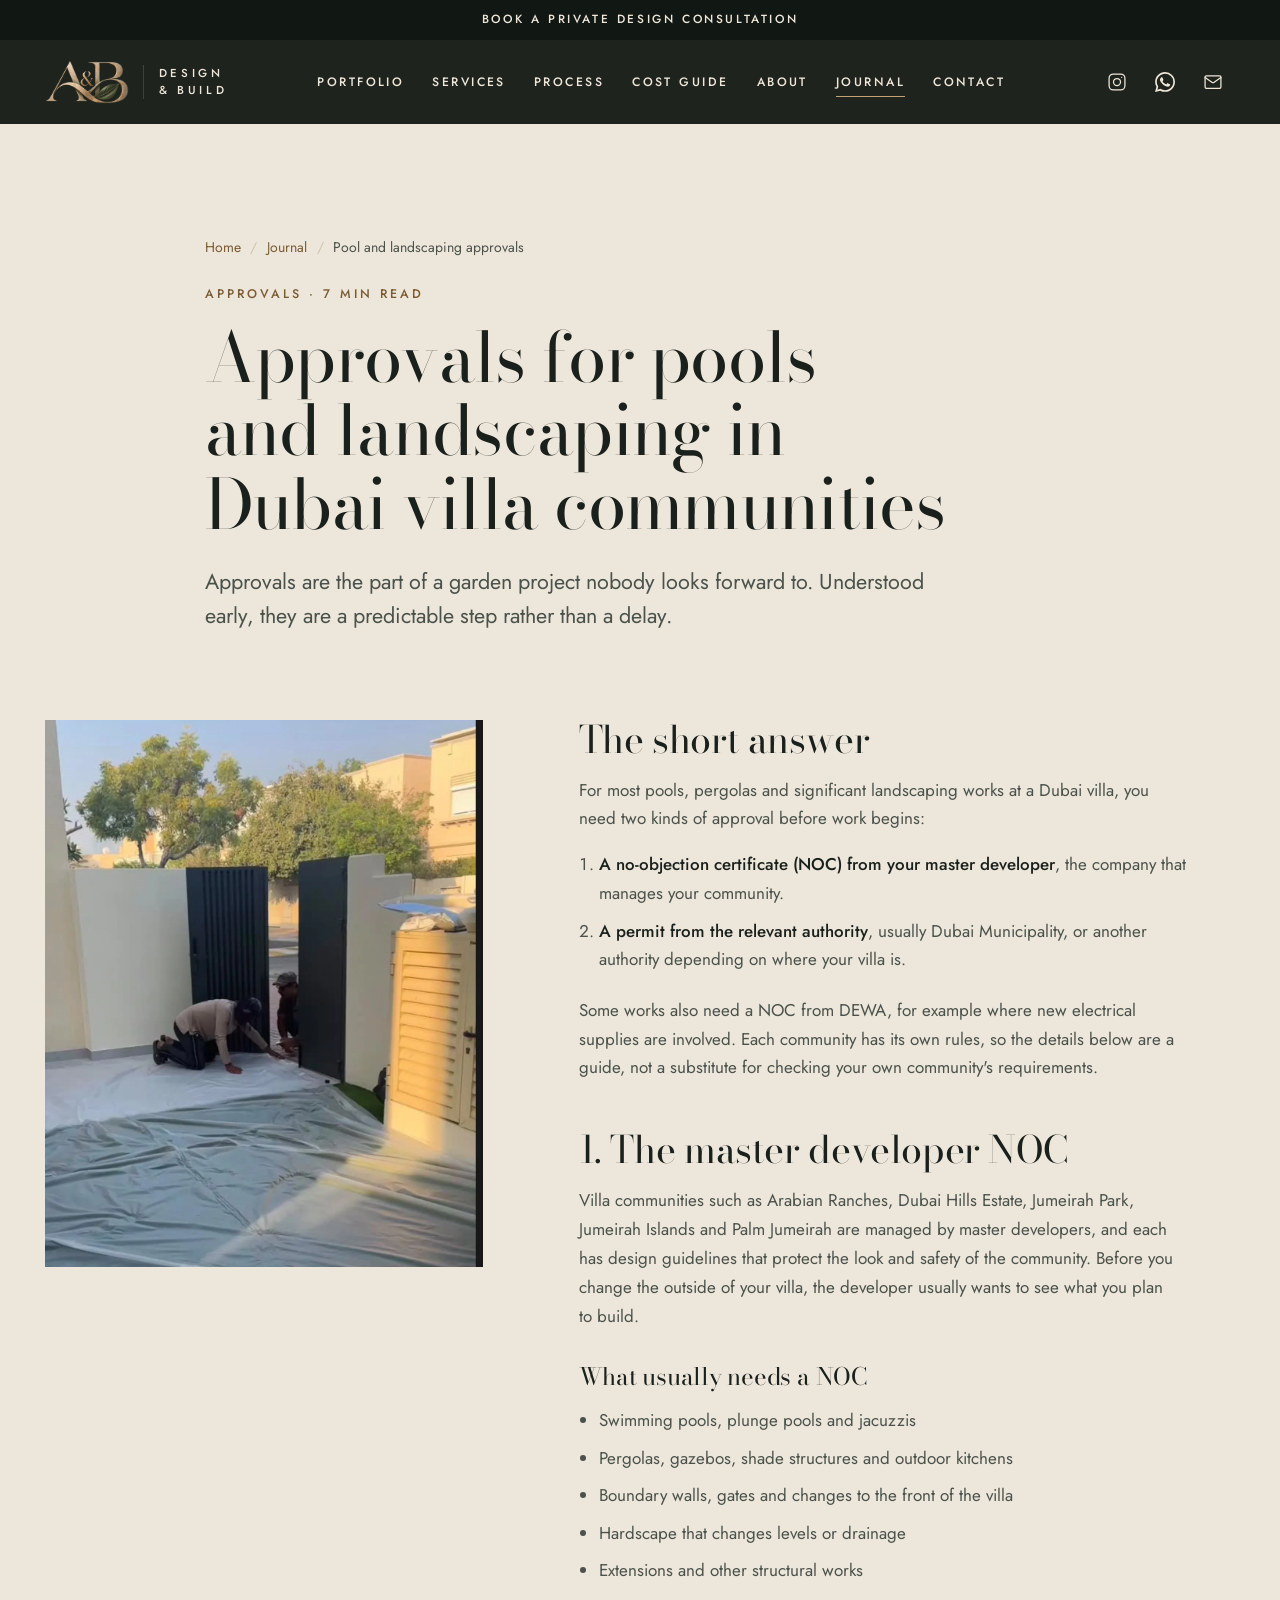
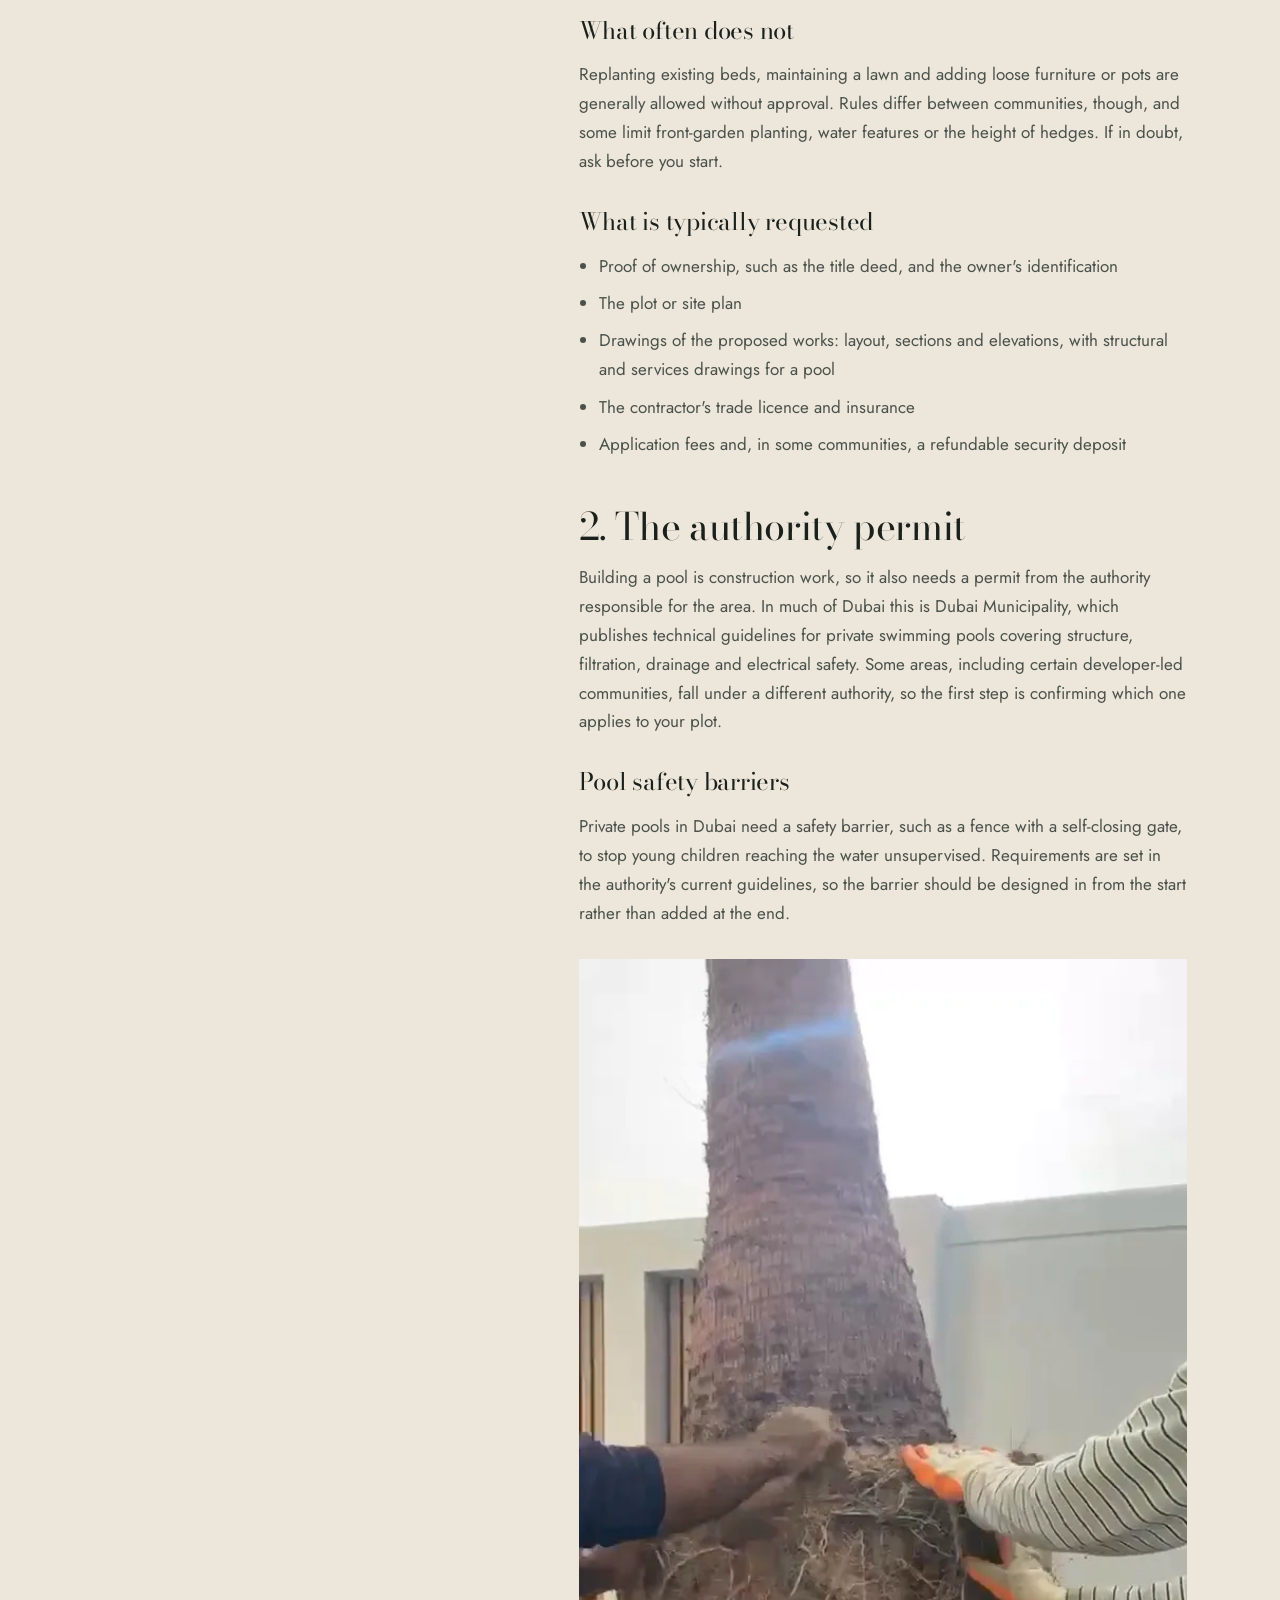
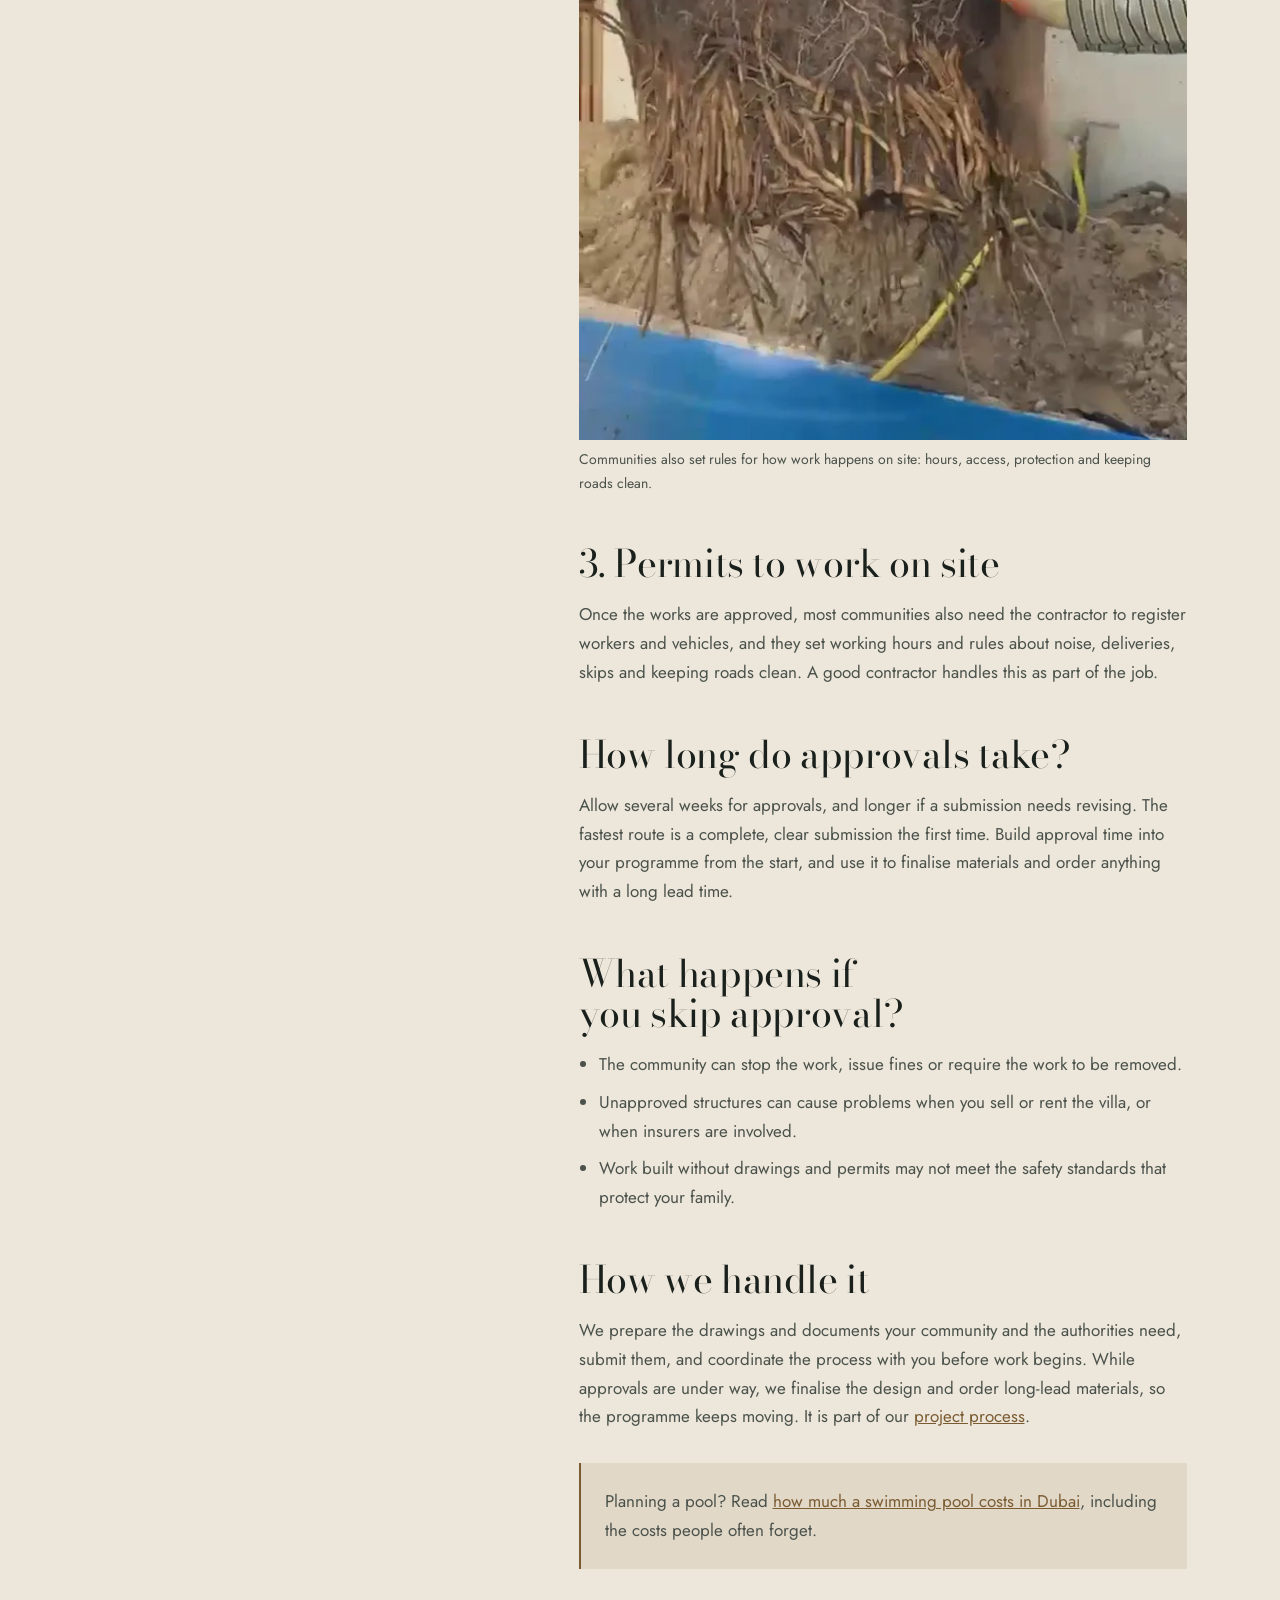
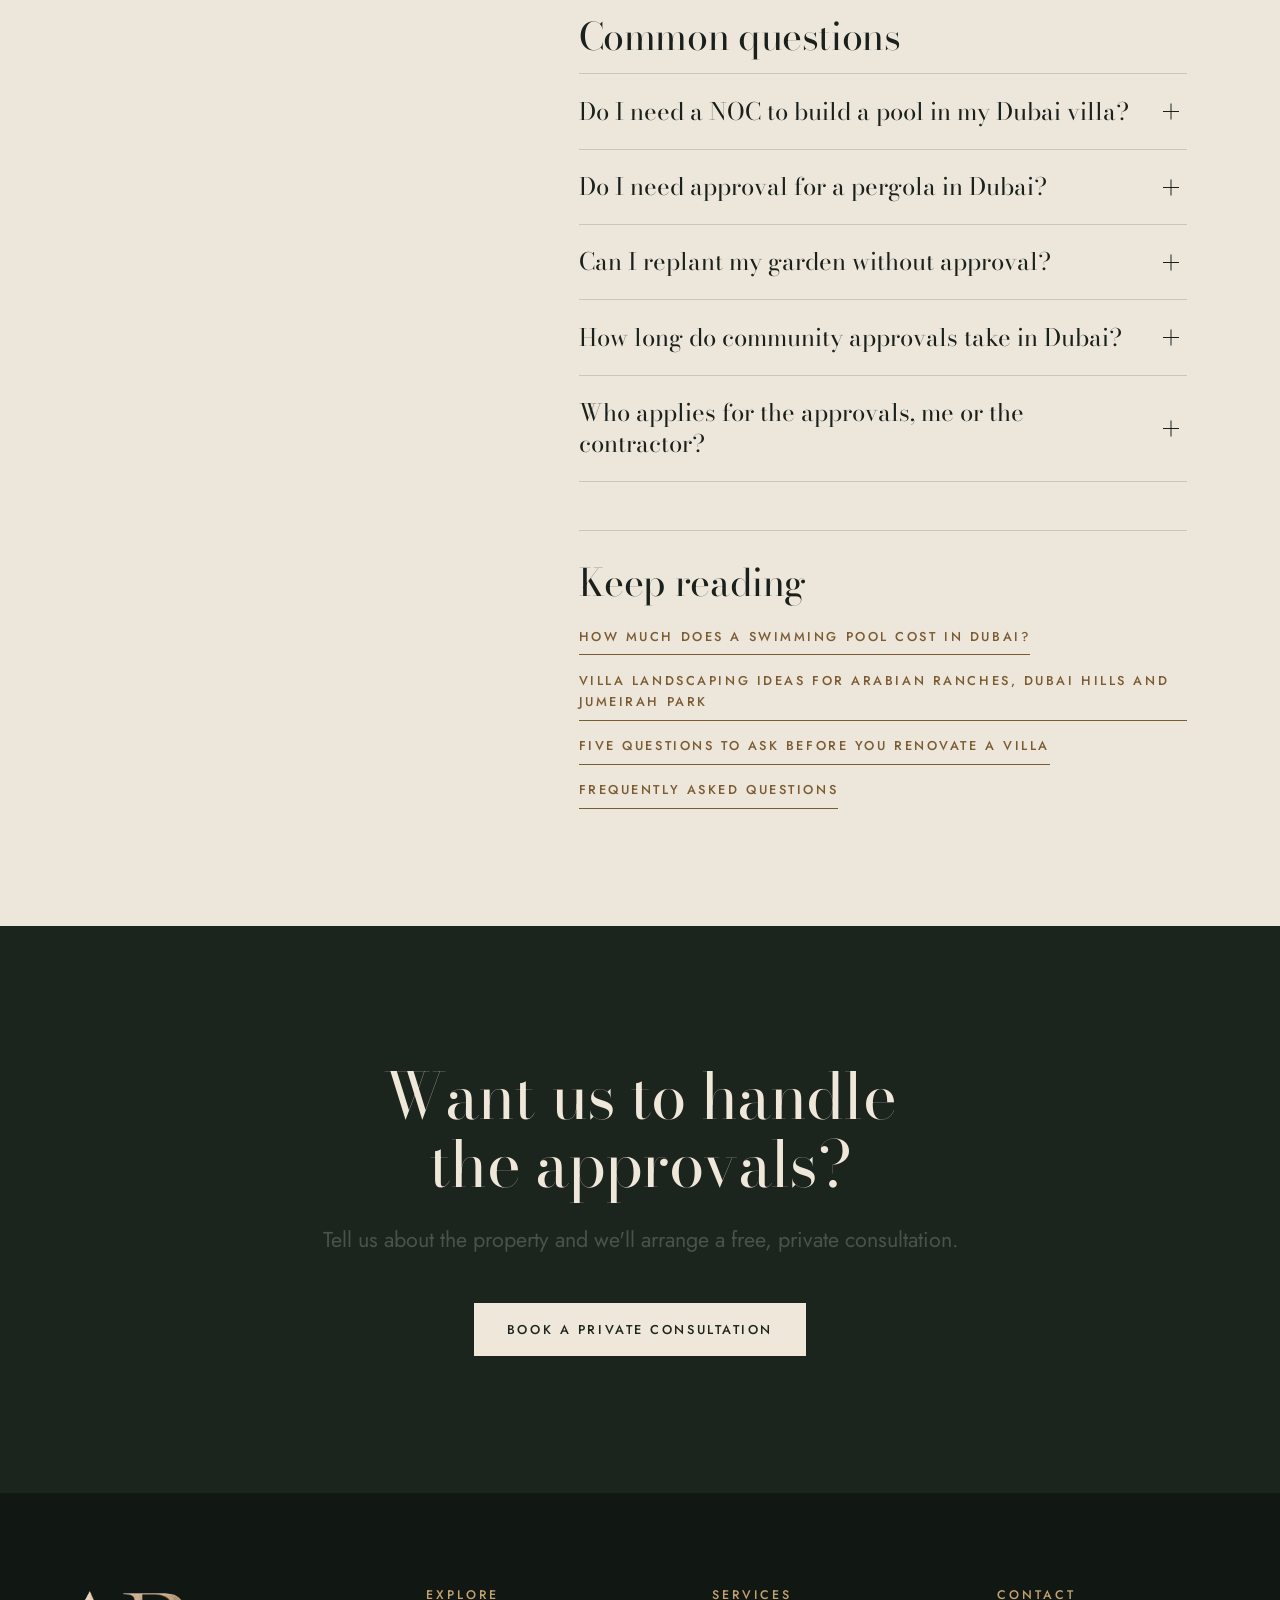
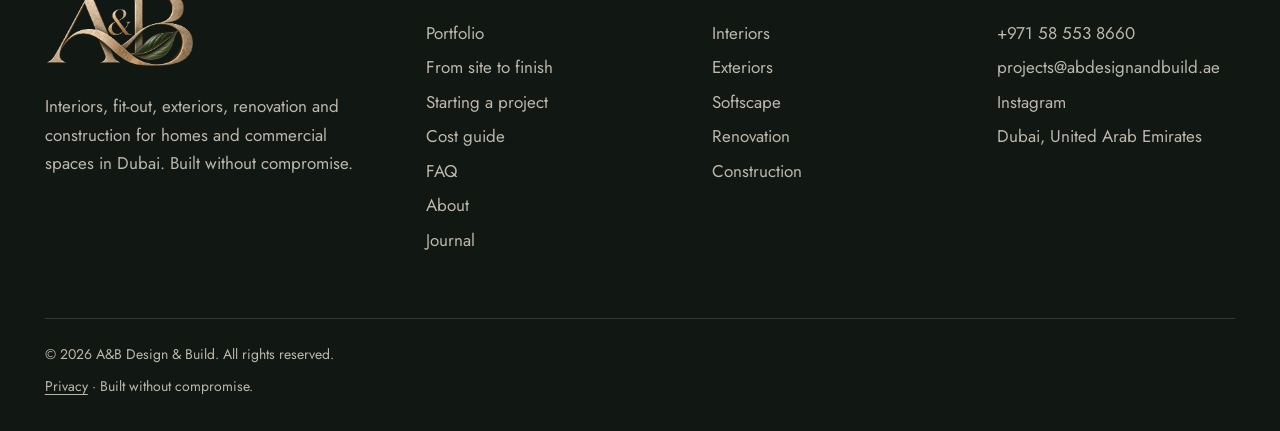
<file: journal/dubai-villa-pool-landscaping-approvals.html>
<!doctype html>
<html lang="en">
<head>
  <meta charset="utf-8">
  <meta name="viewport" content="width=device-width, initial-scale=1">
  <title>Pool &amp; Landscaping Approvals in Dubai Communities (NOC Guide) | A&amp;B</title>
  <meta name="description" content="Which approvals you need to build a pool, pergola or new garden at a Dubai villa: master developer NOCs, authority permits, documents, timelines and common pitfalls.">
  <meta name="theme-color" content="#1C241E">
  <link rel="canonical" href="https://www.abdesignandbuild.ae/journal/dubai-villa-pool-landscaping-approvals.html">
  <link rel="icon" href="../img/logo-ab.png" type="image/png">

  <meta property="og:type" content="article">
  <meta property="og:title" content="Approvals for pools and landscaping in Dubai villa communities">
  <meta property="og:description" content="Which approvals you need to build a pool, pergola or new garden at a Dubai villa: master developer NOCs, authority permits, documents, timelines and common pitfalls.">
  <meta property="og:image" content="https://www.abdesignandbuild.ae/img/site-team-at-work.webp">
  <meta property="og:url" content="https://www.abdesignandbuild.ae/journal/dubai-villa-pool-landscaping-approvals.html">
  <meta property="article:published_time" content="2026-10-20">

  <link rel="preconnect" href="https://fonts.googleapis.com">
  <link rel="preconnect" href="https://fonts.gstatic.com" crossorigin>
  <link rel="stylesheet" href="https://fonts.googleapis.com/css2?family=Bodoni+Moda:ital,opsz,wght@0,6..96,400..600;1,6..96,400&family=Jost:wght@400;500&display=swap">
  <link rel="stylesheet" href="../css/styles.css">

  <script type="application/ld+json">
{
  "@context": "https://schema.org",
  "@type": "BlogPosting",
  "headline": "Approvals for pools and landscaping in Dubai villa communities",
  "description": "Which approvals you need to build a pool, pergola or new garden at a Dubai villa: master developer NOCs, authority permits, documents, timelines and common pitfalls.",
  "image": "https://www.abdesignandbuild.ae/img/site-team-at-work.webp",
  "datePublished": "2026-10-20",
  "dateModified": "2026-10-20",
  "inLanguage": "en",
  "mainEntityOfPage": "https://www.abdesignandbuild.ae/journal/dubai-villa-pool-landscaping-approvals.html",
  "author": {
    "@type": "Organization",
    "name": "A&B Design & Build",
    "url": "https://www.abdesignandbuild.ae/"
  },
  "publisher": {
    "@type": "Organization",
    "name": "A&B Design & Build",
    "logo": {
      "@type": "ImageObject",
      "url": "https://www.abdesignandbuild.ae/img/logo-ab.png"
    }
  },
  "about": [
    "Building permits",
    "No-objection certificate",
    "Swimming pool construction",
    "Landscaping",
    "Dubai"
  ]
}
  </script>
  <script type="application/ld+json">
{
  "@context": "https://schema.org",
  "@type": "BreadcrumbList",
  "itemListElement": [
    {
      "@type": "ListItem",
      "position": 1,
      "name": "Home",
      "item": "https://www.abdesignandbuild.ae/"
    },
    {
      "@type": "ListItem",
      "position": 2,
      "name": "Journal",
      "item": "https://www.abdesignandbuild.ae/journal.html"
    },
    {
      "@type": "ListItem",
      "position": 3,
      "name": "Pool and landscaping approvals",
      "item": "https://www.abdesignandbuild.ae/journal/dubai-villa-pool-landscaping-approvals.html"
    }
  ]
}
  </script>
  <script type="application/ld+json">
{
  "@context": "https://schema.org",
  "@type": "FAQPage",
  "mainEntity": [
    {
      "@type": "Question",
      "name": "Do I need a NOC to build a pool in my Dubai villa?",
      "acceptedAnswer": {
        "@type": "Answer",
        "text": "In most villa communities, yes. The master developer normally requires a no-objection certificate before a pool is built, and a permit from the relevant authority is also needed."
      }
    },
    {
      "@type": "Question",
      "name": "Do I need approval for a pergola in Dubai?",
      "acceptedAnswer": {
        "@type": "Answer",
        "text": "Usually, yes. Most communities treat pergolas, gazebos and other shade structures as external modifications that need the master developer's approval. Check your community's design guidelines before you buy or build one."
      }
    },
    {
      "@type": "Question",
      "name": "Can I replant my garden without approval?",
      "acceptedAnswer": {
        "@type": "Answer",
        "text": "Replanting existing beds and maintaining a lawn are generally allowed without approval. Changes to levels, drainage, boundary walls, the front garden or any new structure normally need approval."
      }
    },
    {
      "@type": "Question",
      "name": "How long do community approvals take in Dubai?",
      "acceptedAnswer": {
        "@type": "Answer",
        "text": "Allow several weeks, and longer if the developer asks for changes. A complete and clear submission the first time is the best way to keep it short."
      }
    },
    {
      "@type": "Question",
      "name": "Who applies for the approvals, me or the contractor?",
      "acceptedAnswer": {
        "@type": "Answer",
        "text": "Usually the contractor or consultant prepares and submits the application on the owner's behalf, with the owner's documents and signature. We do this for our clients as part of the project."
      }
    }
  ]
}
  </script>
</head>
<body>
  <svg width="0" height="0" style="position:absolute" aria-hidden="true" focusable="false">
    <symbol id="i-instagram" viewBox="0 0 24 24" fill="none" stroke="currentColor" stroke-width="1.5" stroke-linecap="round" stroke-linejoin="round"><rect x="2.5" y="2.5" width="19" height="19" rx="5"/><circle cx="12" cy="12" r="4.2"/><path d="M17.6 6.4h.01"/></symbol>
    <symbol id="i-whatsapp" viewBox="0 0 24 24" fill="currentColor"><path d="M17.47 14.38c-.3-.15-1.76-.87-2.03-.97-.27-.1-.47-.15-.67.15-.2.3-.77.97-.94 1.16-.17.2-.35.22-.64.08-.3-.15-1.26-.47-2.39-1.48-.88-.79-1.48-1.76-1.65-2.06-.17-.3-.02-.46.13-.6.13-.14.3-.35.45-.52.15-.18.2-.3.3-.5.1-.2.05-.37-.03-.52-.07-.15-.67-1.61-.92-2.2-.24-.58-.49-.5-.67-.51h-.57c-.2 0-.52.07-.79.37-.27.3-1.04 1.02-1.04 2.48 0 1.46 1.07 2.88 1.21 3.07.15.2 2.1 3.2 5.08 4.49.71.31 1.26.49 1.7.63.71.22 1.36.19 1.87.12.57-.09 1.76-.72 2-1.41.25-.7.25-1.29.18-1.42-.08-.12-.27-.2-.57-.34m-5.42 7.4h-.01a9.87 9.87 0 0 1-5.03-1.38l-.36-.21-3.74.98 1-3.65-.24-.37a9.86 9.86 0 0 1-1.51-5.26c0-5.45 4.44-9.88 9.89-9.88 2.64 0 5.12 1.03 6.99 2.9a9.83 9.83 0 0 1 2.89 6.99c0 5.45-4.44 9.88-9.89 9.88m8.41-18.3A11.82 11.82 0 0 0 12.05 0C5.5 0 .16 5.34.16 11.89c0 2.1.55 4.14 1.59 5.95L.06 24l6.3-1.65a11.88 11.88 0 0 0 5.68 1.45h.01c6.55 0 11.89-5.34 11.89-11.89 0-3.18-1.24-6.16-3.48-8.41Z"/></symbol>
    <symbol id="i-mail" viewBox="0 0 24 24" fill="none" stroke="currentColor" stroke-width="1.5" stroke-linecap="round" stroke-linejoin="round"><rect x="2.5" y="4.5" width="19" height="15" rx="1.5"/><path d="m21.5 6.5-8.6 6a1.6 1.6 0 0 1-1.8 0l-8.6-6"/></symbol>
    <symbol id="i-close" viewBox="0 0 24 24" fill="none" stroke="currentColor" stroke-width="1.5" stroke-linecap="round"><path d="M5 5l14 14M19 5L5 19"/></symbol>
  </svg>

  <a class="skip-link" href="#main">Skip to content</a>

  <a class="consult-bar" href="../index.html#contact"><span>Book a private design consultation</span></a>

  <header class="site-header is-static" data-header>
    <div class="container header-inner">
      <a class="brand" href="../index.html" aria-label="A&amp;B Design &amp; Build, home">
        <img src="../img/logo-ab.png" alt="" width="84" height="44">
        <span class="brand-word">Design<br>&amp; Build</span>
      </a>
      <nav class="primary-nav" aria-label="Main">
        <ul>
          <li><a href="../index.html#portfolio">Portfolio</a></li>
          <li><a href="../index.html#services">Services</a></li>
          <li><a href="../index.html#start">Process</a></li>
          <li><a href="../index.html#cost">Cost guide</a></li>
          <li><a href="../index.html#about">About</a></li>
          <li><a href="../journal.html" aria-current="page">Journal</a></li>
          <li><a href="../index.html#contact">Contact</a></li>
        </ul>
      </nav>
      <div class="header-social">
        <a class="icon-link" href="https://www.instagram.com/ab.designandbuild/" target="_blank" rel="noopener" aria-label="Instagram"><svg aria-hidden="true"><use href="#i-instagram"/></svg></a>
        <a class="icon-link" href="https://wa.me/971585538660" target="_blank" rel="noopener" aria-label="WhatsApp"><svg aria-hidden="true"><use href="#i-whatsapp"/></svg></a>
        <a class="icon-link" href="mailto:projects@abdesignandbuild.ae" aria-label="Email"><svg aria-hidden="true"><use href="#i-mail"/></svg></a>
      </div>
      <button class="menu-toggle" type="button" aria-expanded="false" aria-controls="mobile-menu" data-menu-open>
        Menu
        <span class="menu-toggle-lines" aria-hidden="true"><span></span><span></span></span>
      </button>
    </div>
  </header>

  <div class="mobile-menu" id="mobile-menu" data-menu aria-label="Menu" role="dialog" aria-modal="true">
    <div class="mobile-menu-top">
      <img src="../img/logo-ab.png" alt="A&amp;B Design &amp; Build" width="72" height="38">
      <button class="lightbox-btn" type="button" aria-label="Close menu" data-menu-close><svg aria-hidden="true"><use href="#i-close"/></svg></button>
    </div>
    <nav aria-label="Mobile">
      <ul>
        <li><a href="../index.html#portfolio">Portfolio</a></li>
        <li><a href="../index.html#services">Services</a></li>
        <li><a href="../index.html#transformations">From site to finish</a></li>
        <li><a href="../index.html#start">Process</a></li>
        <li><a href="../index.html#cost">Cost guide</a></li>
        <li><a href="../index.html#about">About</a></li>
        <li><a href="../index.html#faq">FAQ</a></li>
        <li><a href="../journal.html" aria-current="page">Journal</a></li>
        <li><a href="../index.html#contact">Contact</a></li>
      </ul>
    </nav>
    <div class="mobile-menu-foot">
      <a class="btn btn-ivory" href="../index.html#contact">Book a consultation</a>
      <div class="header-social">
        <a class="icon-link" href="https://www.instagram.com/ab.designandbuild/" target="_blank" rel="noopener" aria-label="Instagram"><svg aria-hidden="true"><use href="#i-instagram"/></svg></a>
        <a class="icon-link" href="https://wa.me/971585538660" target="_blank" rel="noopener" aria-label="WhatsApp"><svg aria-hidden="true"><use href="#i-whatsapp"/></svg></a>
        <a class="icon-link" href="mailto:projects@abdesignandbuild.ae" aria-label="Email"><svg aria-hidden="true"><use href="#i-mail"/></svg></a>
      </div>
    </div>
  </div>

  <main id="main" class="surface-light">
    <header class="container page-hero article-hero">
      <nav class="breadcrumb" aria-label="Breadcrumb">
        <ol>
          <li><a href="../index.html">Home</a></li>
          <li><a href="../journal.html">Journal</a></li>
          <li aria-current="page">Pool and landscaping approvals</li>
        </ol>
      </nav>
      <p class="caps article-meta">Approvals · 7 min read</p>
      <h1>Approvals for pools and landscaping in Dubai villa communities</h1>
      <p class="lead">Approvals are the part of a garden project nobody looks forward to. Understood early, they are a predictable step rather than a delay.</p>
    </header>

    <article class="post article-page" aria-label="Approvals for pools and landscaping in Dubai villa communities">
      <div class="container post-grid">
        <div class="post-media">
          <img src="../img/site-team-at-work.webp" alt="Two members of the A&amp;B team installing a new garden gate on a protected villa site" width="1120" height="1600">
        </div>
        <div class="post-body article-body">
          <h2>The short answer</h2>
          <p>For most pools, pergolas and significant landscaping works at a Dubai villa, you need two kinds of approval before work begins:</p>
          <ol>
            <li><strong>A no-objection certificate (NOC) from your master developer</strong>, the company that manages your community.</li>
            <li><strong>A permit from the relevant authority</strong>, usually Dubai Municipality, or another authority depending on where your villa is.</li>
          </ol>
          <p>Some works also need a NOC from DEWA, for example where new electrical supplies are involved. Each community has its own rules, so the details below are a guide, not a substitute for checking your own community's requirements.</p>

          <h2>1. The master developer NOC</h2>
          <p>Villa communities such as Arabian Ranches, Dubai Hills Estate, Jumeirah Park, Jumeirah Islands and Palm Jumeirah are managed by master developers, and each has design guidelines that protect the look and safety of the community. Before you change the outside of your villa, the developer usually wants to see what you plan to build.</p>
          <h3>What usually needs a NOC</h3>
          <ul>
            <li>Swimming pools, plunge pools and jacuzzis</li>
            <li>Pergolas, gazebos, shade structures and outdoor kitchens</li>
            <li>Boundary walls, gates and changes to the front of the villa</li>
            <li>Hardscape that changes levels or drainage</li>
            <li>Extensions and other structural works</li>
          </ul>
          <h3>What often does not</h3>
          <p>Replanting existing beds, maintaining a lawn and adding loose furniture or pots are generally allowed without approval. Rules differ between communities, though, and some limit front-garden planting, water features or the height of hedges. If in doubt, ask before you start.</p>
          <h3>What is typically requested</h3>
          <ul>
            <li>Proof of ownership, such as the title deed, and the owner's identification</li>
            <li>The plot or site plan</li>
            <li>Drawings of the proposed works: layout, sections and elevations, with structural and services drawings for a pool</li>
            <li>The contractor's trade licence and insurance</li>
            <li>Application fees and, in some communities, a refundable security deposit</li>
          </ul>

          <h2>2. The authority permit</h2>
          <p>Building a pool is construction work, so it also needs a permit from the authority responsible for the area. In much of Dubai this is Dubai Municipality, which publishes technical guidelines for private swimming pools covering structure, filtration, drainage and electrical safety. Some areas, including certain developer-led communities, fall under a different authority, so the first step is confirming which one applies to your plot.</p>
          <h3>Pool safety barriers</h3>
          <p>Private pools in Dubai need a safety barrier, such as a fence with a self-closing gate, to stop young children reaching the water unsupervised. Requirements are set in the authority's current guidelines, so the barrier should be designed in from the start rather than added at the end.</p>

          <figure class="article-figure">
            <img src="../img/crew-guiding-palm.webp" alt="Two crew members guiding a palm&#39;s root ball into its planting bed" width="576" height="1024" loading="lazy">
            <figcaption>Communities also set rules for how work happens on site: hours, access, protection and keeping roads clean.</figcaption>
          </figure>

          <h2>3. Permits to work on site</h2>
          <p>Once the works are approved, most communities also need the contractor to register workers and vehicles, and they set working hours and rules about noise, deliveries, skips and keeping roads clean. A good contractor handles this as part of the job.</p>

          <h2>How long do approvals take?</h2>
          <p>Allow several weeks for approvals, and longer if a submission needs revising. The fastest route is a complete, clear submission the first time. Build approval time into your programme from the start, and use it to finalise materials and order anything with a long lead time.</p>

          <h2>What happens if you skip approval?</h2>
          <ul>
            <li>The community can stop the work, issue fines or require the work to be removed.</li>
            <li>Unapproved structures can cause problems when you sell or rent the villa, or when insurers are involved.</li>
            <li>Work built without drawings and permits may not meet the safety standards that protect your family.</li>
          </ul>

          <h2>How we handle it</h2>
          <p>We prepare the drawings and documents your community and the authorities need, submit them, and coordinate the process with you before work begins. While approvals are under way, we finalise the design and order long-lead materials, so the programme keeps moving. It is part of our <a href="../index.html#start">project process</a>.</p>
          <div class="callout">
            <p>Planning a pool? Read <a href="swimming-pool-cost-dubai.html">how much a swimming pool costs in Dubai</a>, including the costs people often forget.</p>
          </div>

          <section class="article-faq" aria-labelledby="faq-title">
            <h2 id="faq-title">Common questions</h2>
            <div class="faq-list">
            <details class="faq">
              <summary>Do I need a NOC to build a pool in my Dubai villa?</summary>
              <p>In most villa communities, yes. The master developer normally requires a no-objection certificate before a pool is built, and a permit from the relevant authority is also needed.</p>
            </details>
            <details class="faq">
              <summary>Do I need approval for a pergola in Dubai?</summary>
              <p>Usually, yes. Most communities treat pergolas, gazebos and other shade structures as external modifications that need the master developer's approval. Check your community's design guidelines before you buy or build one.</p>
            </details>
            <details class="faq">
              <summary>Can I replant my garden without approval?</summary>
              <p>Replanting existing beds and maintaining a lawn are generally allowed without approval. Changes to levels, drainage, boundary walls, the front garden or any new structure normally need approval.</p>
            </details>
            <details class="faq">
              <summary>How long do community approvals take in Dubai?</summary>
              <p>Allow several weeks, and longer if the developer asks for changes. A complete and clear submission the first time is the best way to keep it short.</p>
            </details>
            <details class="faq">
              <summary>Who applies for the approvals, me or the contractor?</summary>
              <p>Usually the contractor or consultant prepares and submits the application on the owner's behalf, with the owner's documents and signature. We do this for our clients as part of the project.</p>
            </details>
            </div>
          </section>

          <aside class="related" aria-labelledby="related-title">
            <h2 id="related-title">Keep reading</h2>
            <ul>
            <li><a class="text-link" href="swimming-pool-cost-dubai.html">How much does a swimming pool cost in Dubai?</a></li>
            <li><a class="text-link" href="villa-landscaping-ideas-dubai.html">Villa landscaping ideas for Arabian Ranches, Dubai Hills and Jumeirah Park</a></li>
            <li><a class="text-link" href="../journal.html#before-you-renovate">Five questions to ask before you renovate a villa</a></li>
            <li><a class="text-link" href="../index.html#faq">Frequently asked questions</a></li>
            </ul>
          </aside>
        </div>
      </div>
    </article>

    <section class="section surface-dark" aria-labelledby="journal-cta">
      <div class="container" style="display:grid;gap:1.5rem;max-width:52rem;margin-inline:auto;text-align:center;justify-items:center">
        <h2 id="journal-cta">Want us to handle the approvals?</h2>
        <p class="lead">Tell us about the property and we'll arrange a free, private consultation.</p>
        <a class="btn btn-ivory" href="../index.html#contact">Book a private consultation</a>
      </div>
    </section>
  </main>

  <footer class="site-footer surface-deep">
    <div class="container">
      <div class="footer-grid">
        <div class="footer-brand">
          <img src="../img/logo-ab.png" alt="A&amp;B Design &amp; Build" width="150" height="78">
          <p>Interiors, fit-out, exteriors, renovation and construction for homes and commercial spaces in Dubai. Built without compromise.</p>
        </div>
        <div class="footer-col">
          <h2>Explore</h2>
          <ul>
            <li><a href="../index.html#portfolio">Portfolio</a></li>
            <li><a href="../index.html#transformations">From site to finish</a></li>
            <li><a href="../index.html#start">Starting a project</a></li>
            <li><a href="../index.html#cost">Cost guide</a></li>
            <li><a href="../index.html#faq">FAQ</a></li>
            <li><a href="../index.html#about">About</a></li>
            <li><a href="../journal.html">Journal</a></li>
          </ul>
        </div>
        <div class="footer-col">
          <h2>Services</h2>
          <ul>
            <li><a href="../index.html#interiors">Interiors</a></li>
            <li><a href="../index.html#exteriors">Exteriors</a></li>
            <li><a href="../index.html#softscape">Softscape</a></li>
            <li><a href="../index.html#renovation">Renovation</a></li>
            <li><a href="../index.html#construction">Construction</a></li>
          </ul>
        </div>
        <div class="footer-col">
          <h2>Contact</h2>
          <ul>
            <li><a href="tel:+971585538660">+971 58 553 8660</a></li>
            <li><a href="mailto:projects@abdesignandbuild.ae">projects@abdesignandbuild.ae</a></li>
            <li><a href="https://www.instagram.com/ab.designandbuild/" target="_blank" rel="noopener">Instagram</a></li>
            <li>Dubai, United Arab Emirates</li>
          </ul>
        </div>
      </div>
      <div class="footer-base">
        <p>© <span data-year>2026</span> A&amp;B Design &amp; Build. All rights reserved.</p>
        <p><a href="../privacy.html">Privacy</a> · Built without compromise.</p>
      </div>
    </div>
  </footer>

  <a class="wa-float" href="https://wa.me/971585538660" target="_blank" rel="noopener" aria-label="Message A&amp;B on WhatsApp"><svg aria-hidden="true"><use href="#i-whatsapp"/></svg></a>

  <script src="../js/main.js" defer></script>
</body>
</html>
</file>
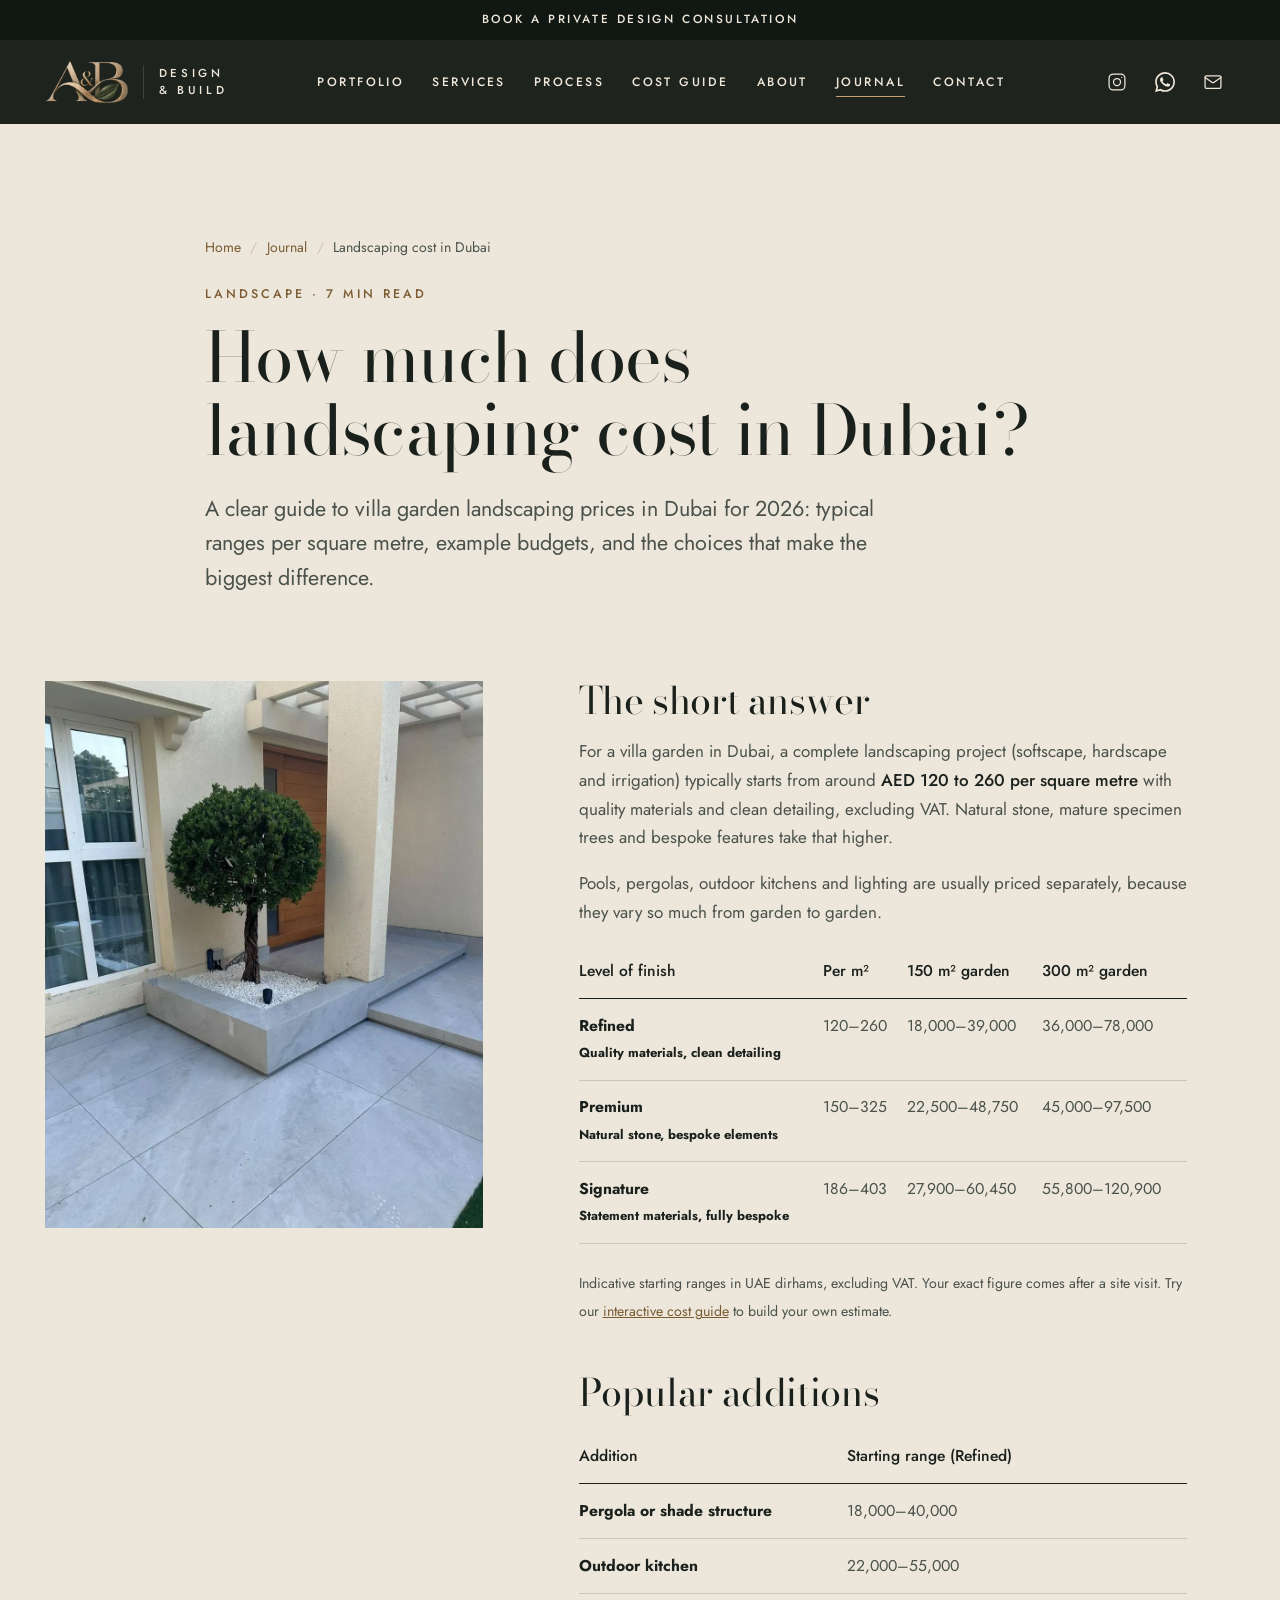
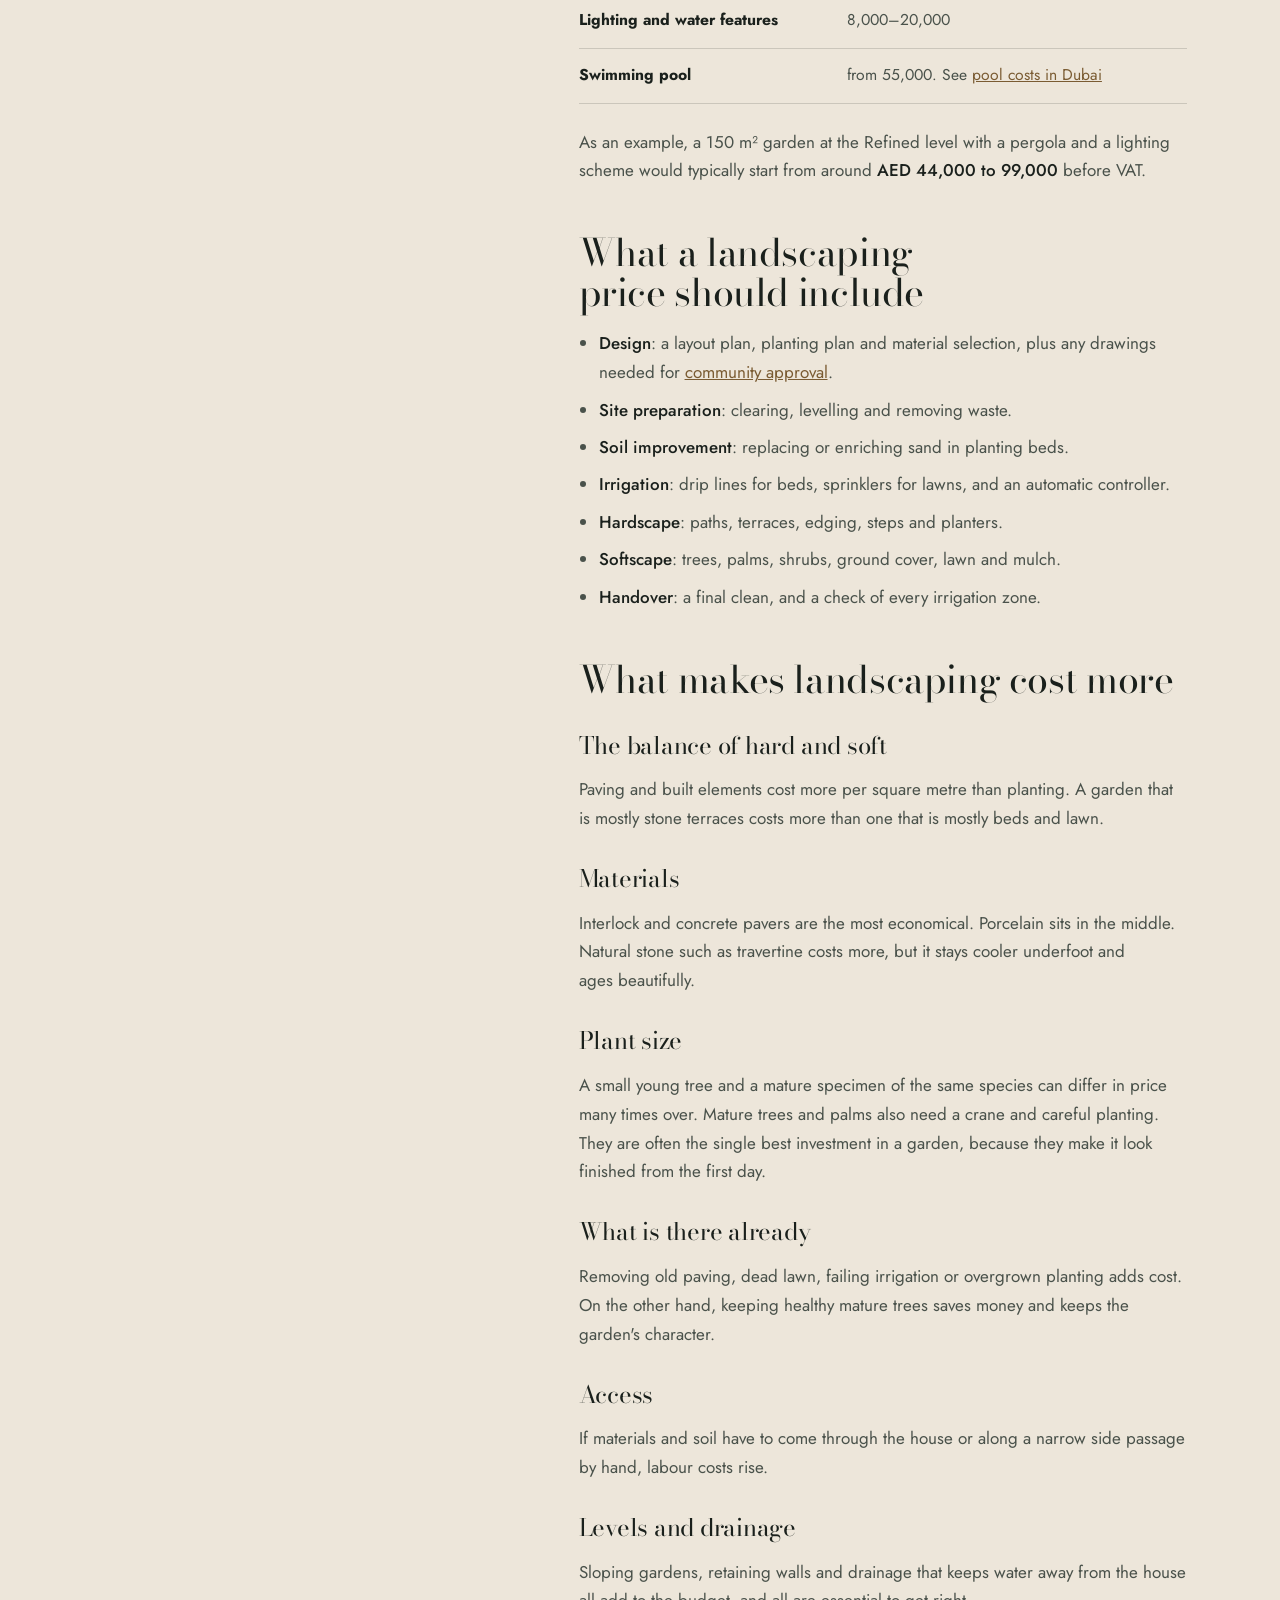
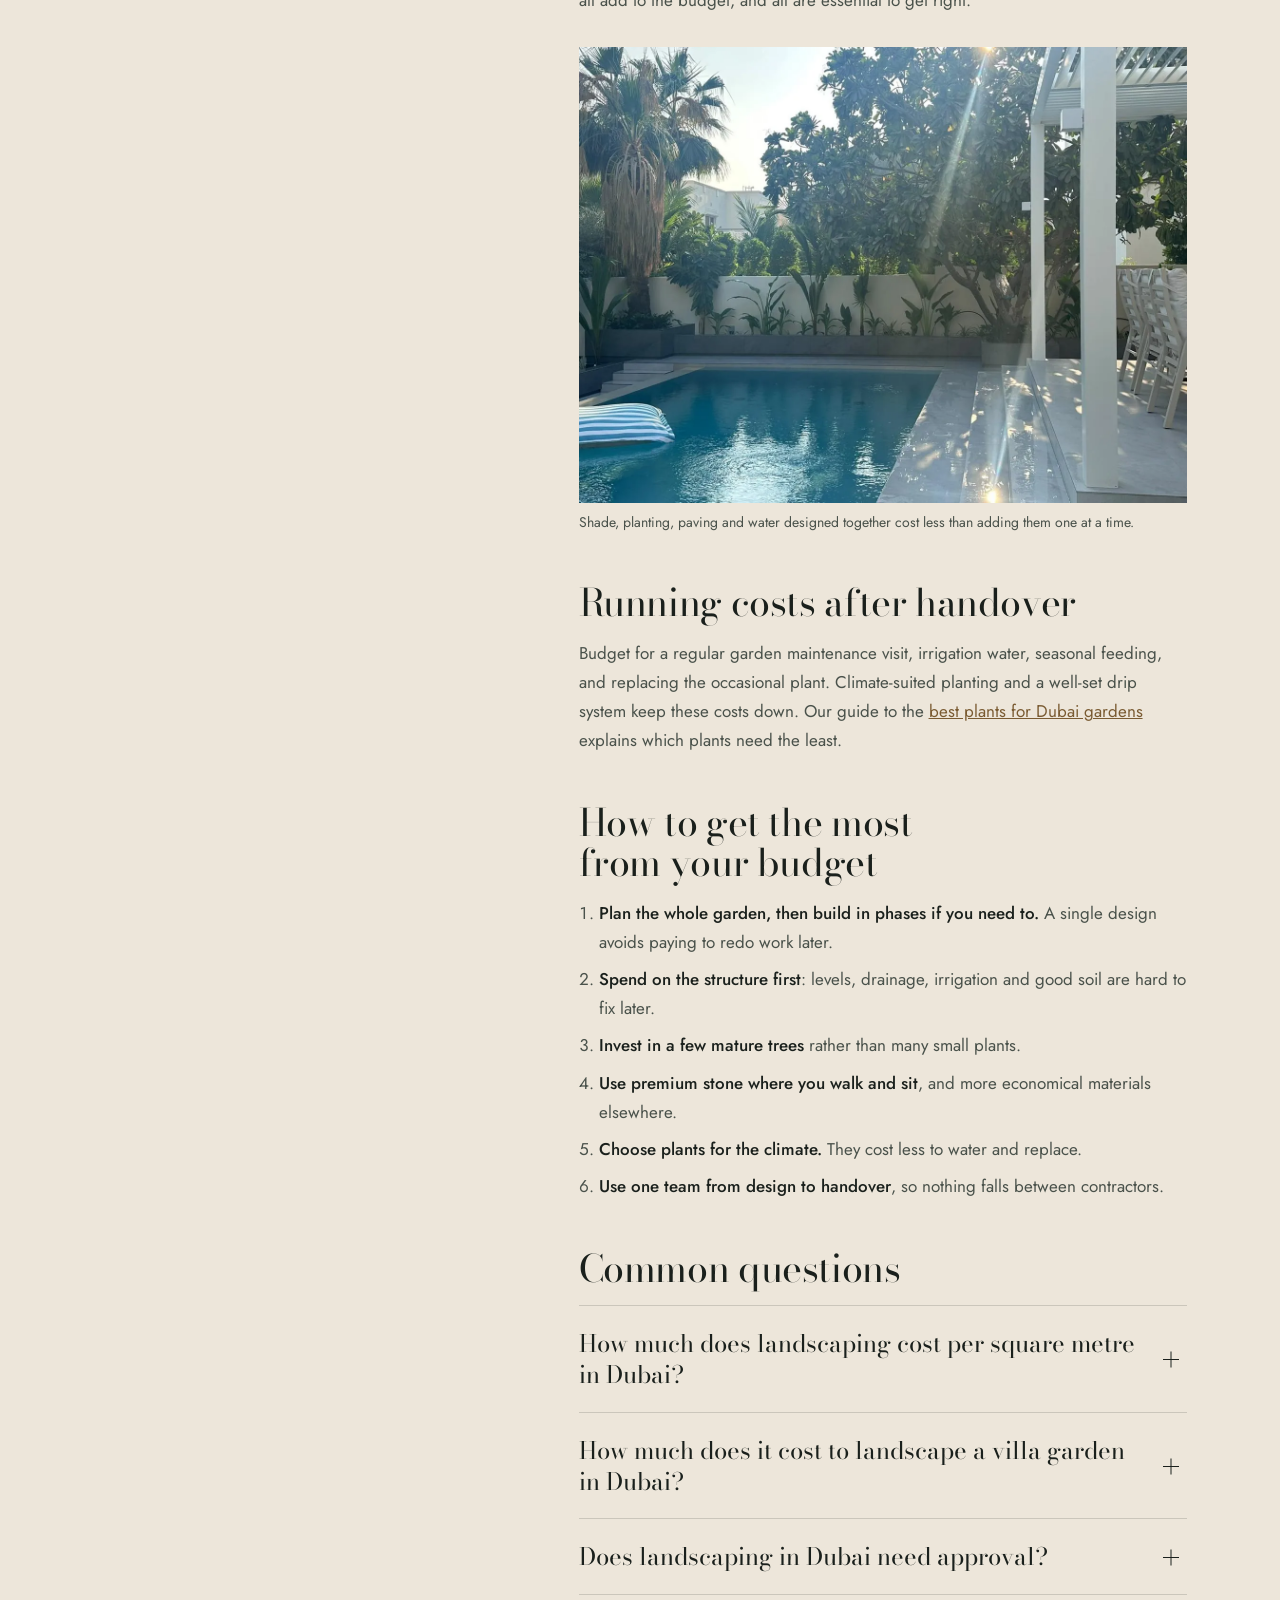
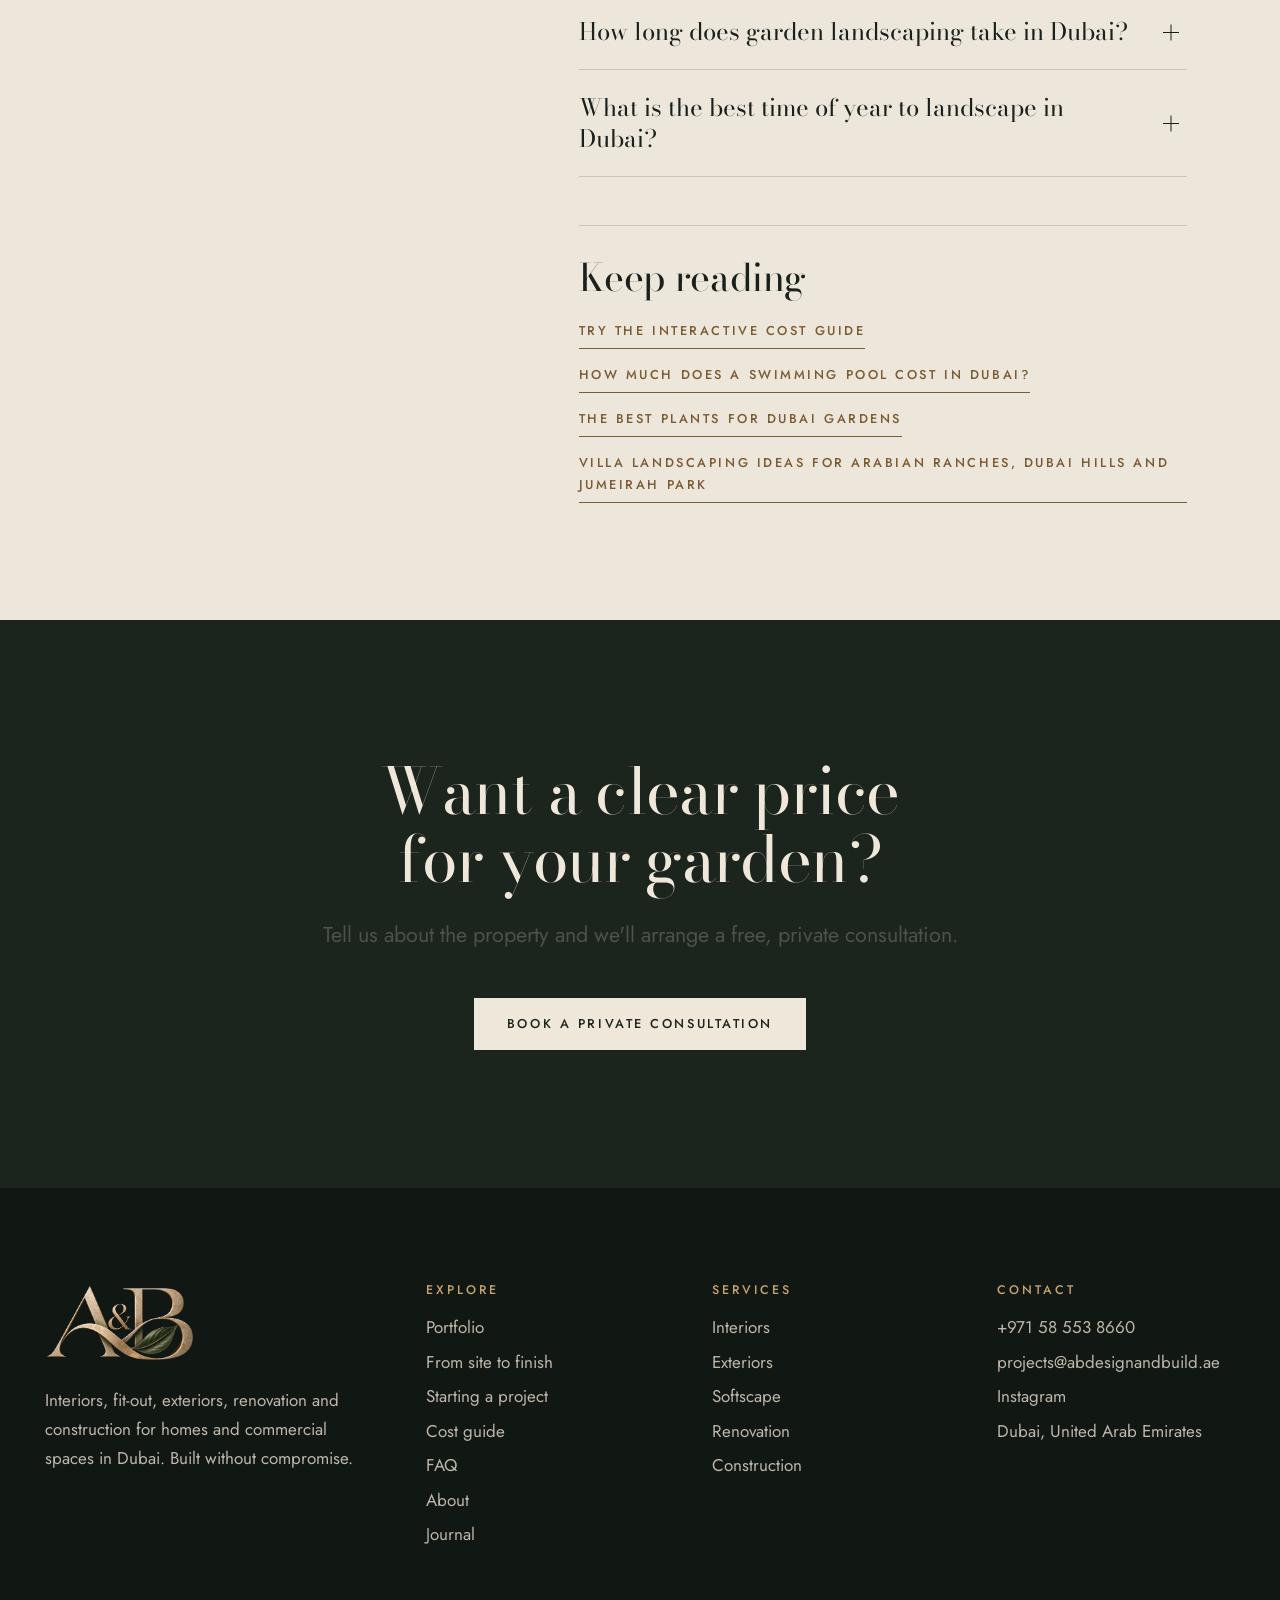
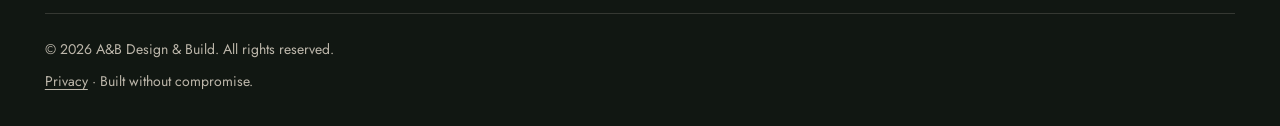
<file: journal/landscaping-cost-dubai.html>
<!doctype html>
<html lang="en">
<head>
  <meta charset="utf-8">
  <meta name="viewport" content="width=device-width, initial-scale=1">
  <title>Landscaping Cost in Dubai: 2026 Price Guide per m² | A&amp;B</title>
  <meta name="description" content="What garden landscaping costs in Dubai in 2026: price ranges per square metre in AED, example budgets for villa gardens, and what makes landscaping cost more.">
  <meta name="theme-color" content="#1C241E">
  <link rel="canonical" href="https://www.abdesignandbuild.ae/journal/landscaping-cost-dubai.html">
  <link rel="icon" href="../img/logo-ab.png" type="image/png">

  <meta property="og:type" content="article">
  <meta property="og:title" content="How much does landscaping cost in Dubai?">
  <meta property="og:description" content="What garden landscaping costs in Dubai in 2026: price ranges per square metre in AED, example budgets for villa gardens, and what makes landscaping cost more.">
  <meta property="og:image" content="https://www.abdesignandbuild.ae/img/landscape-entrance-tree.webp">
  <meta property="og:url" content="https://www.abdesignandbuild.ae/journal/landscaping-cost-dubai.html">
  <meta property="article:published_time" content="2026-10-20">

  <link rel="preconnect" href="https://fonts.googleapis.com">
  <link rel="preconnect" href="https://fonts.gstatic.com" crossorigin>
  <link rel="stylesheet" href="https://fonts.googleapis.com/css2?family=Bodoni+Moda:ital,opsz,wght@0,6..96,400..600;1,6..96,400&family=Jost:wght@400;500&display=swap">
  <link rel="stylesheet" href="../css/styles.css">

  <script type="application/ld+json">
{
  "@context": "https://schema.org",
  "@type": "BlogPosting",
  "headline": "How much does landscaping cost in Dubai?",
  "description": "What garden landscaping costs in Dubai in 2026: price ranges per square metre in AED, example budgets for villa gardens, and what makes landscaping cost more.",
  "image": "https://www.abdesignandbuild.ae/img/landscape-entrance-tree.webp",
  "datePublished": "2026-10-20",
  "dateModified": "2026-10-20",
  "inLanguage": "en",
  "mainEntityOfPage": "https://www.abdesignandbuild.ae/journal/landscaping-cost-dubai.html",
  "author": {
    "@type": "Organization",
    "name": "A&B Design & Build",
    "url": "https://www.abdesignandbuild.ae/"
  },
  "publisher": {
    "@type": "Organization",
    "name": "A&B Design & Build",
    "logo": {
      "@type": "ImageObject",
      "url": "https://www.abdesignandbuild.ae/img/logo-ab.png"
    }
  },
  "about": [
    "Landscaping",
    "Garden design",
    "Landscaping cost",
    "Dubai"
  ]
}
  </script>
  <script type="application/ld+json">
{
  "@context": "https://schema.org",
  "@type": "BreadcrumbList",
  "itemListElement": [
    {
      "@type": "ListItem",
      "position": 1,
      "name": "Home",
      "item": "https://www.abdesignandbuild.ae/"
    },
    {
      "@type": "ListItem",
      "position": 2,
      "name": "Journal",
      "item": "https://www.abdesignandbuild.ae/journal.html"
    },
    {
      "@type": "ListItem",
      "position": 3,
      "name": "Landscaping cost in Dubai",
      "item": "https://www.abdesignandbuild.ae/journal/landscaping-cost-dubai.html"
    }
  ]
}
  </script>
  <script type="application/ld+json">
{
  "@context": "https://schema.org",
  "@type": "FAQPage",
  "mainEntity": [
    {
      "@type": "Question",
      "name": "How much does landscaping cost per square metre in Dubai?",
      "acceptedAnswer": {
        "@type": "Answer",
        "text": "A complete villa garden landscaping project typically starts from around AED 120 to 260 per square metre excluding VAT at a refined level of finish. Natural stone and bespoke elements increase this. Pools, pergolas and outdoor kitchens are usually priced separately."
      }
    },
    {
      "@type": "Question",
      "name": "How much does it cost to landscape a villa garden in Dubai?",
      "acceptedAnswer": {
        "@type": "Answer",
        "text": "For a 150 square metre garden, landscaping typically starts from around AED 18,000 to 39,000 excluding VAT at a refined level. Adding a pergola and lighting brings a typical starting budget to around AED 44,000 to 99,000."
      }
    },
    {
      "@type": "Question",
      "name": "Does landscaping in Dubai need approval?",
      "acceptedAnswer": {
        "@type": "Answer",
        "text": "Simple replanting usually does not, but pergolas, structures, changes to levels or drainage, boundary walls and front-garden changes normally need approval from your master developer before work begins."
      }
    },
    {
      "@type": "Question",
      "name": "How long does garden landscaping take in Dubai?",
      "acceptedAnswer": {
        "@type": "Answer",
        "text": "A garden without a pool is usually quicker than one with a pool, often a matter of weeks once the design is approved. Size, materials, approvals and the availability of mature plants all affect the programme."
      }
    },
    {
      "@type": "Question",
      "name": "What is the best time of year to landscape in Dubai?",
      "acceptedAnswer": {
        "@type": "Answer",
        "text": "Planting is best between October and March, so that plants establish before the summer. Hardscape and construction can continue year-round with sensible working hours in the hottest months."
      }
    }
  ]
}
  </script>
</head>
<body>
  <svg width="0" height="0" style="position:absolute" aria-hidden="true" focusable="false">
    <symbol id="i-instagram" viewBox="0 0 24 24" fill="none" stroke="currentColor" stroke-width="1.5" stroke-linecap="round" stroke-linejoin="round"><rect x="2.5" y="2.5" width="19" height="19" rx="5"/><circle cx="12" cy="12" r="4.2"/><path d="M17.6 6.4h.01"/></symbol>
    <symbol id="i-whatsapp" viewBox="0 0 24 24" fill="currentColor"><path d="M17.47 14.38c-.3-.15-1.76-.87-2.03-.97-.27-.1-.47-.15-.67.15-.2.3-.77.97-.94 1.16-.17.2-.35.22-.64.08-.3-.15-1.26-.47-2.39-1.48-.88-.79-1.48-1.76-1.65-2.06-.17-.3-.02-.46.13-.6.13-.14.3-.35.45-.52.15-.18.2-.3.3-.5.1-.2.05-.37-.03-.52-.07-.15-.67-1.61-.92-2.2-.24-.58-.49-.5-.67-.51h-.57c-.2 0-.52.07-.79.37-.27.3-1.04 1.02-1.04 2.48 0 1.46 1.07 2.88 1.21 3.07.15.2 2.1 3.2 5.08 4.49.71.31 1.26.49 1.7.63.71.22 1.36.19 1.87.12.57-.09 1.76-.72 2-1.41.25-.7.25-1.29.18-1.42-.08-.12-.27-.2-.57-.34m-5.42 7.4h-.01a9.87 9.87 0 0 1-5.03-1.38l-.36-.21-3.74.98 1-3.65-.24-.37a9.86 9.86 0 0 1-1.51-5.26c0-5.45 4.44-9.88 9.89-9.88 2.64 0 5.12 1.03 6.99 2.9a9.83 9.83 0 0 1 2.89 6.99c0 5.45-4.44 9.88-9.89 9.88m8.41-18.3A11.82 11.82 0 0 0 12.05 0C5.5 0 .16 5.34.16 11.89c0 2.1.55 4.14 1.59 5.95L.06 24l6.3-1.65a11.88 11.88 0 0 0 5.68 1.45h.01c6.55 0 11.89-5.34 11.89-11.89 0-3.18-1.24-6.16-3.48-8.41Z"/></symbol>
    <symbol id="i-mail" viewBox="0 0 24 24" fill="none" stroke="currentColor" stroke-width="1.5" stroke-linecap="round" stroke-linejoin="round"><rect x="2.5" y="4.5" width="19" height="15" rx="1.5"/><path d="m21.5 6.5-8.6 6a1.6 1.6 0 0 1-1.8 0l-8.6-6"/></symbol>
    <symbol id="i-close" viewBox="0 0 24 24" fill="none" stroke="currentColor" stroke-width="1.5" stroke-linecap="round"><path d="M5 5l14 14M19 5L5 19"/></symbol>
  </svg>

  <a class="skip-link" href="#main">Skip to content</a>

  <a class="consult-bar" href="../index.html#contact"><span>Book a private design consultation</span></a>

  <header class="site-header is-static" data-header>
    <div class="container header-inner">
      <a class="brand" href="../index.html" aria-label="A&amp;B Design &amp; Build, home">
        <img src="../img/logo-ab.png" alt="" width="84" height="44">
        <span class="brand-word">Design<br>&amp; Build</span>
      </a>
      <nav class="primary-nav" aria-label="Main">
        <ul>
          <li><a href="../index.html#portfolio">Portfolio</a></li>
          <li><a href="../index.html#services">Services</a></li>
          <li><a href="../index.html#start">Process</a></li>
          <li><a href="../index.html#cost">Cost guide</a></li>
          <li><a href="../index.html#about">About</a></li>
          <li><a href="../journal.html" aria-current="page">Journal</a></li>
          <li><a href="../index.html#contact">Contact</a></li>
        </ul>
      </nav>
      <div class="header-social">
        <a class="icon-link" href="https://www.instagram.com/ab.designandbuild/" target="_blank" rel="noopener" aria-label="Instagram"><svg aria-hidden="true"><use href="#i-instagram"/></svg></a>
        <a class="icon-link" href="https://wa.me/971585538660" target="_blank" rel="noopener" aria-label="WhatsApp"><svg aria-hidden="true"><use href="#i-whatsapp"/></svg></a>
        <a class="icon-link" href="mailto:projects@abdesignandbuild.ae" aria-label="Email"><svg aria-hidden="true"><use href="#i-mail"/></svg></a>
      </div>
      <button class="menu-toggle" type="button" aria-expanded="false" aria-controls="mobile-menu" data-menu-open>
        Menu
        <span class="menu-toggle-lines" aria-hidden="true"><span></span><span></span></span>
      </button>
    </div>
  </header>

  <div class="mobile-menu" id="mobile-menu" data-menu aria-label="Menu" role="dialog" aria-modal="true">
    <div class="mobile-menu-top">
      <img src="../img/logo-ab.png" alt="A&amp;B Design &amp; Build" width="72" height="38">
      <button class="lightbox-btn" type="button" aria-label="Close menu" data-menu-close><svg aria-hidden="true"><use href="#i-close"/></svg></button>
    </div>
    <nav aria-label="Mobile">
      <ul>
        <li><a href="../index.html#portfolio">Portfolio</a></li>
        <li><a href="../index.html#services">Services</a></li>
        <li><a href="../index.html#transformations">From site to finish</a></li>
        <li><a href="../index.html#start">Process</a></li>
        <li><a href="../index.html#cost">Cost guide</a></li>
        <li><a href="../index.html#about">About</a></li>
        <li><a href="../index.html#faq">FAQ</a></li>
        <li><a href="../journal.html" aria-current="page">Journal</a></li>
        <li><a href="../index.html#contact">Contact</a></li>
      </ul>
    </nav>
    <div class="mobile-menu-foot">
      <a class="btn btn-ivory" href="../index.html#contact">Book a consultation</a>
      <div class="header-social">
        <a class="icon-link" href="https://www.instagram.com/ab.designandbuild/" target="_blank" rel="noopener" aria-label="Instagram"><svg aria-hidden="true"><use href="#i-instagram"/></svg></a>
        <a class="icon-link" href="https://wa.me/971585538660" target="_blank" rel="noopener" aria-label="WhatsApp"><svg aria-hidden="true"><use href="#i-whatsapp"/></svg></a>
        <a class="icon-link" href="mailto:projects@abdesignandbuild.ae" aria-label="Email"><svg aria-hidden="true"><use href="#i-mail"/></svg></a>
      </div>
    </div>
  </div>

  <main id="main" class="surface-light">
    <header class="container page-hero article-hero">
      <nav class="breadcrumb" aria-label="Breadcrumb">
        <ol>
          <li><a href="../index.html">Home</a></li>
          <li><a href="../journal.html">Journal</a></li>
          <li aria-current="page">Landscaping cost in Dubai</li>
        </ol>
      </nav>
      <p class="caps article-meta">Landscape · 7 min read</p>
      <h1>How much does landscaping cost in Dubai?</h1>
      <p class="lead">A clear guide to villa garden landscaping prices in Dubai for 2026: typical ranges per square metre, example budgets, and the choices that make the biggest difference.</p>
    </header>

    <article class="post article-page" aria-label="How much does landscaping cost in Dubai?">
      <div class="container post-grid">
        <div class="post-media">
          <img src="../img/landscape-entrance-tree.webp" alt="A villa entrance with a clipped standard tree in a stone planter" width="960" height="1280">
        </div>
        <div class="post-body article-body">
          <h2>The short answer</h2>
          <p>For a villa garden in Dubai, a complete landscaping project (softscape, hardscape and irrigation) typically starts from around <strong>AED 120 to 260 per square metre</strong> with quality materials and clean detailing, excluding VAT. Natural stone, mature specimen trees and bespoke features take that higher.</p>
          <p>Pools, pergolas, outdoor kitchens and lighting are usually priced separately, because they vary so much from garden to garden.</p>

          <div class="table-wrap">
            <table class="price-table">
              <caption class="visually-hidden">Indicative garden landscaping prices in Dubai, in AED per square metre excluding VAT</caption>
              <thead>
                <tr><th scope="col">Level of finish</th><th scope="col">Per m²</th><th scope="col">150 m² garden</th><th scope="col">300 m² garden</th></tr>
              </thead>
              <tbody>
                <tr><th scope="row">Refined<br><small>Quality materials, clean detailing</small></th><td>120–260</td><td>18,000–39,000</td><td>36,000–78,000</td></tr>
                <tr><th scope="row">Premium<br><small>Natural stone, bespoke elements</small></th><td>150–325</td><td>22,500–48,750</td><td>45,000–97,500</td></tr>
                <tr><th scope="row">Signature<br><small>Statement materials, fully bespoke</small></th><td>186–403</td><td>27,900–60,450</td><td>55,800–120,900</td></tr>
              </tbody>
            </table>
          </div>
          <p><small>Indicative starting ranges in UAE dirhams, excluding VAT. Your exact figure comes after a site visit. Try our <a href="../index.html#cost">interactive cost guide</a> to build your own estimate.</small></p>

          <h2>Popular additions</h2>
          <div class="table-wrap">
            <table class="price-table">
              <caption class="visually-hidden">Indicative starting prices for garden additions in Dubai, in AED excluding VAT</caption>
              <thead>
                <tr><th scope="col">Addition</th><th scope="col">Starting range (Refined)</th></tr>
              </thead>
              <tbody>
                <tr><th scope="row">Pergola or shade structure</th><td>18,000–40,000</td></tr>
                <tr><th scope="row">Outdoor kitchen</th><td>22,000–55,000</td></tr>
                <tr><th scope="row">Lighting and water features</th><td>8,000–20,000</td></tr>
                <tr><th scope="row">Swimming pool</th><td>from 55,000. See <a href="swimming-pool-cost-dubai.html">pool costs in Dubai</a></td></tr>
              </tbody>
            </table>
          </div>
          <p>As an example, a 150 m² garden at the Refined level with a pergola and a lighting scheme would typically start from around <strong>AED 44,000 to 99,000</strong> before VAT.</p>

          <h2>What a landscaping price should include</h2>
          <ul>
            <li><strong>Design</strong>: a layout plan, planting plan and material selection, plus any drawings needed for <a href="dubai-villa-pool-landscaping-approvals.html">community approval</a>.</li>
            <li><strong>Site preparation</strong>: clearing, levelling and removing waste.</li>
            <li><strong>Soil improvement</strong>: replacing or enriching sand in planting beds.</li>
            <li><strong>Irrigation</strong>: drip lines for beds, sprinklers for lawns, and an automatic controller.</li>
            <li><strong>Hardscape</strong>: paths, terraces, edging, steps and planters.</li>
            <li><strong>Softscape</strong>: trees, palms, shrubs, ground cover, lawn and mulch.</li>
            <li><strong>Handover</strong>: a final clean, and a check of every irrigation zone.</li>
          </ul>

          <h2>What makes landscaping cost more</h2>
          <h3>The balance of hard and soft</h3>
          <p>Paving and built elements cost more per square metre than planting. A garden that is mostly stone terraces costs more than one that is mostly beds and lawn.</p>
          <h3>Materials</h3>
          <p>Interlock and concrete pavers are the most economical. Porcelain sits in the middle. Natural stone such as travertine costs more, but it stays cooler underfoot and ages beautifully.</p>
          <h3>Plant size</h3>
          <p>A small young tree and a mature specimen of the same species can differ in price many times over. Mature trees and palms also need a crane and careful planting. They are often the single best investment in a garden, because they make it look finished from the first day.</p>
          <h3>What is there already</h3>
          <p>Removing old paving, dead lawn, failing irrigation or overgrown planting adds cost. On the other hand, keeping healthy mature trees saves money and keeps the garden's character.</p>
          <h3>Access</h3>
          <p>If materials and soil have to come through the house or along a narrow side passage by hand, labour costs rise.</p>
          <h3>Levels and drainage</h3>
          <p>Sloping gardens, retaining walls and drainage that keeps water away from the house all add to the budget, and all are essential to get right.</p>

          <figure class="article-figure">
            <img src="../img/pool-garden-pergola.webp" alt="A garden pool with a white pergola and mature trees" width="1280" height="960" loading="lazy">
            <figcaption>Shade, planting, paving and water designed together cost less than adding them one at a time.</figcaption>
          </figure>

          <h2>Running costs after handover</h2>
          <p>Budget for a regular garden maintenance visit, irrigation water, seasonal feeding, and replacing the occasional plant. Climate-suited planting and a well-set drip system keep these costs down. Our guide to the <a href="best-plants-for-dubai-gardens.html">best plants for Dubai gardens</a> explains which plants need the least.</p>

          <h2>How to get the most from your budget</h2>
          <ol>
            <li><strong>Plan the whole garden, then build in phases if you need to.</strong> A single design avoids paying to redo work later.</li>
            <li><strong>Spend on the structure first</strong>: levels, drainage, irrigation and good soil are hard to fix later.</li>
            <li><strong>Invest in a few mature trees</strong> rather than many small plants.</li>
            <li><strong>Use premium stone where you walk and sit</strong>, and more economical materials elsewhere.</li>
            <li><strong>Choose plants for the climate.</strong> They cost less to water and replace.</li>
            <li><strong>Use one team from design to handover</strong>, so nothing falls between contractors.</li>
          </ol>

          <section class="article-faq" aria-labelledby="faq-title">
            <h2 id="faq-title">Common questions</h2>
            <div class="faq-list">
            <details class="faq">
              <summary>How much does landscaping cost per square metre in Dubai?</summary>
              <p>A complete villa garden landscaping project typically starts from around AED 120 to 260 per square metre excluding VAT at a refined level of finish. Natural stone and bespoke elements increase this. Pools, pergolas and outdoor kitchens are usually priced separately.</p>
            </details>
            <details class="faq">
              <summary>How much does it cost to landscape a villa garden in Dubai?</summary>
              <p>For a 150 square metre garden, landscaping typically starts from around AED 18,000 to 39,000 excluding VAT at a refined level. Adding a pergola and lighting brings a typical starting budget to around AED 44,000 to 99,000.</p>
            </details>
            <details class="faq">
              <summary>Does landscaping in Dubai need approval?</summary>
              <p>Simple replanting usually does not, but pergolas, structures, changes to levels or drainage, boundary walls and front-garden changes normally need approval from your master developer before work begins.</p>
            </details>
            <details class="faq">
              <summary>How long does garden landscaping take in Dubai?</summary>
              <p>A garden without a pool is usually quicker than one with a pool, often a matter of weeks once the design is approved. Size, materials, approvals and the availability of mature plants all affect the programme.</p>
            </details>
            <details class="faq">
              <summary>What is the best time of year to landscape in Dubai?</summary>
              <p>Planting is best between October and March, so that plants establish before the summer. Hardscape and construction can continue year-round with sensible working hours in the hottest months.</p>
            </details>
            </div>
          </section>

          <aside class="related" aria-labelledby="related-title">
            <h2 id="related-title">Keep reading</h2>
            <ul>
            <li><a class="text-link" href="../index.html#cost">Try the interactive cost guide</a></li>
            <li><a class="text-link" href="swimming-pool-cost-dubai.html">How much does a swimming pool cost in Dubai?</a></li>
            <li><a class="text-link" href="best-plants-for-dubai-gardens.html">The best plants for Dubai gardens</a></li>
            <li><a class="text-link" href="villa-landscaping-ideas-dubai.html">Villa landscaping ideas for Arabian Ranches, Dubai Hills and Jumeirah Park</a></li>
            </ul>
          </aside>
        </div>
      </div>
    </article>

    <section class="section surface-dark" aria-labelledby="journal-cta">
      <div class="container" style="display:grid;gap:1.5rem;max-width:52rem;margin-inline:auto;text-align:center;justify-items:center">
        <h2 id="journal-cta">Want a clear price for your garden?</h2>
        <p class="lead">Tell us about the property and we'll arrange a free, private consultation.</p>
        <a class="btn btn-ivory" href="../index.html#contact">Book a private consultation</a>
      </div>
    </section>
  </main>

  <footer class="site-footer surface-deep">
    <div class="container">
      <div class="footer-grid">
        <div class="footer-brand">
          <img src="../img/logo-ab.png" alt="A&amp;B Design &amp; Build" width="150" height="78">
          <p>Interiors, fit-out, exteriors, renovation and construction for homes and commercial spaces in Dubai. Built without compromise.</p>
        </div>
        <div class="footer-col">
          <h2>Explore</h2>
          <ul>
            <li><a href="../index.html#portfolio">Portfolio</a></li>
            <li><a href="../index.html#transformations">From site to finish</a></li>
            <li><a href="../index.html#start">Starting a project</a></li>
            <li><a href="../index.html#cost">Cost guide</a></li>
            <li><a href="../index.html#faq">FAQ</a></li>
            <li><a href="../index.html#about">About</a></li>
            <li><a href="../journal.html">Journal</a></li>
          </ul>
        </div>
        <div class="footer-col">
          <h2>Services</h2>
          <ul>
            <li><a href="../index.html#interiors">Interiors</a></li>
            <li><a href="../index.html#exteriors">Exteriors</a></li>
            <li><a href="../index.html#softscape">Softscape</a></li>
            <li><a href="../index.html#renovation">Renovation</a></li>
            <li><a href="../index.html#construction">Construction</a></li>
          </ul>
        </div>
        <div class="footer-col">
          <h2>Contact</h2>
          <ul>
            <li><a href="tel:+971585538660">+971 58 553 8660</a></li>
            <li><a href="mailto:projects@abdesignandbuild.ae">projects@abdesignandbuild.ae</a></li>
            <li><a href="https://www.instagram.com/ab.designandbuild/" target="_blank" rel="noopener">Instagram</a></li>
            <li>Dubai, United Arab Emirates</li>
          </ul>
        </div>
      </div>
      <div class="footer-base">
        <p>© <span data-year>2026</span> A&amp;B Design &amp; Build. All rights reserved.</p>
        <p><a href="../privacy.html">Privacy</a> · Built without compromise.</p>
      </div>
    </div>
  </footer>

  <a class="wa-float" href="https://wa.me/971585538660" target="_blank" rel="noopener" aria-label="Message A&amp;B on WhatsApp"><svg aria-hidden="true"><use href="#i-whatsapp"/></svg></a>

  <script src="../js/main.js" defer></script>
</body>
</html>
</file>
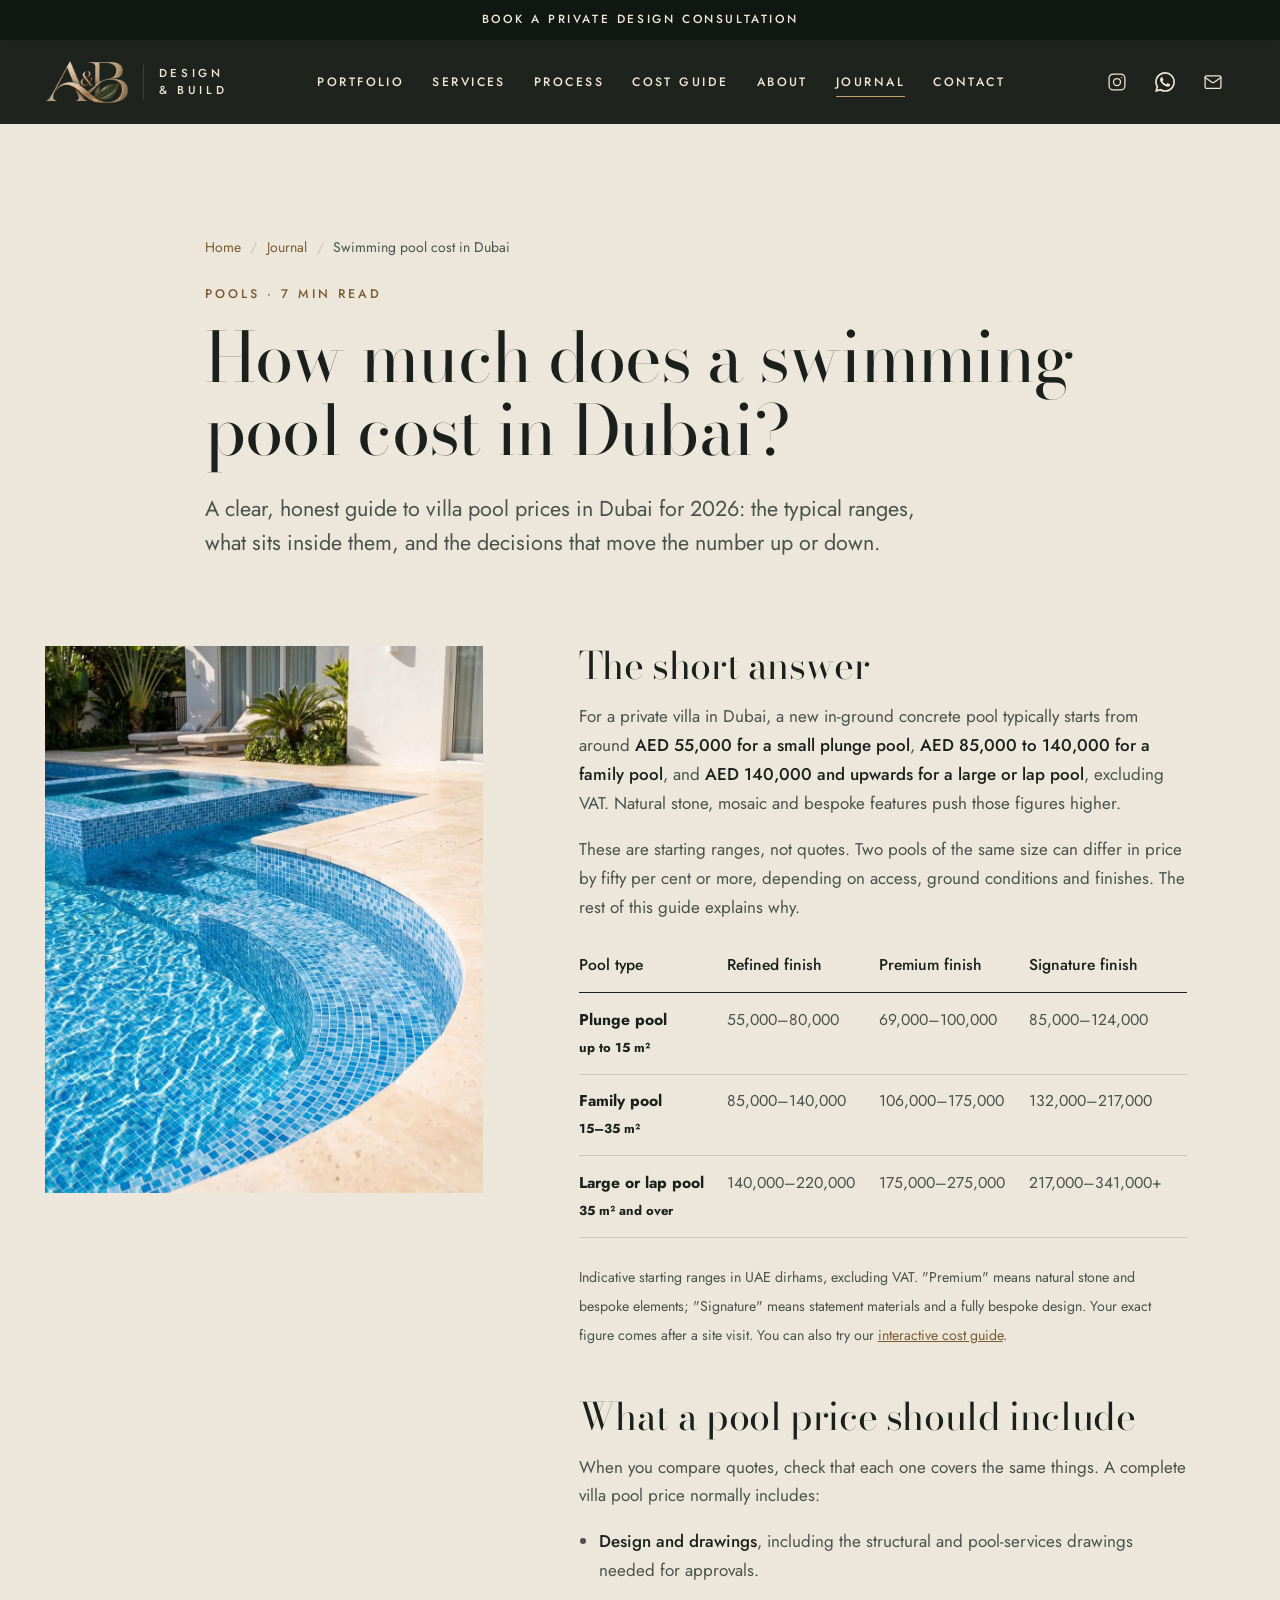
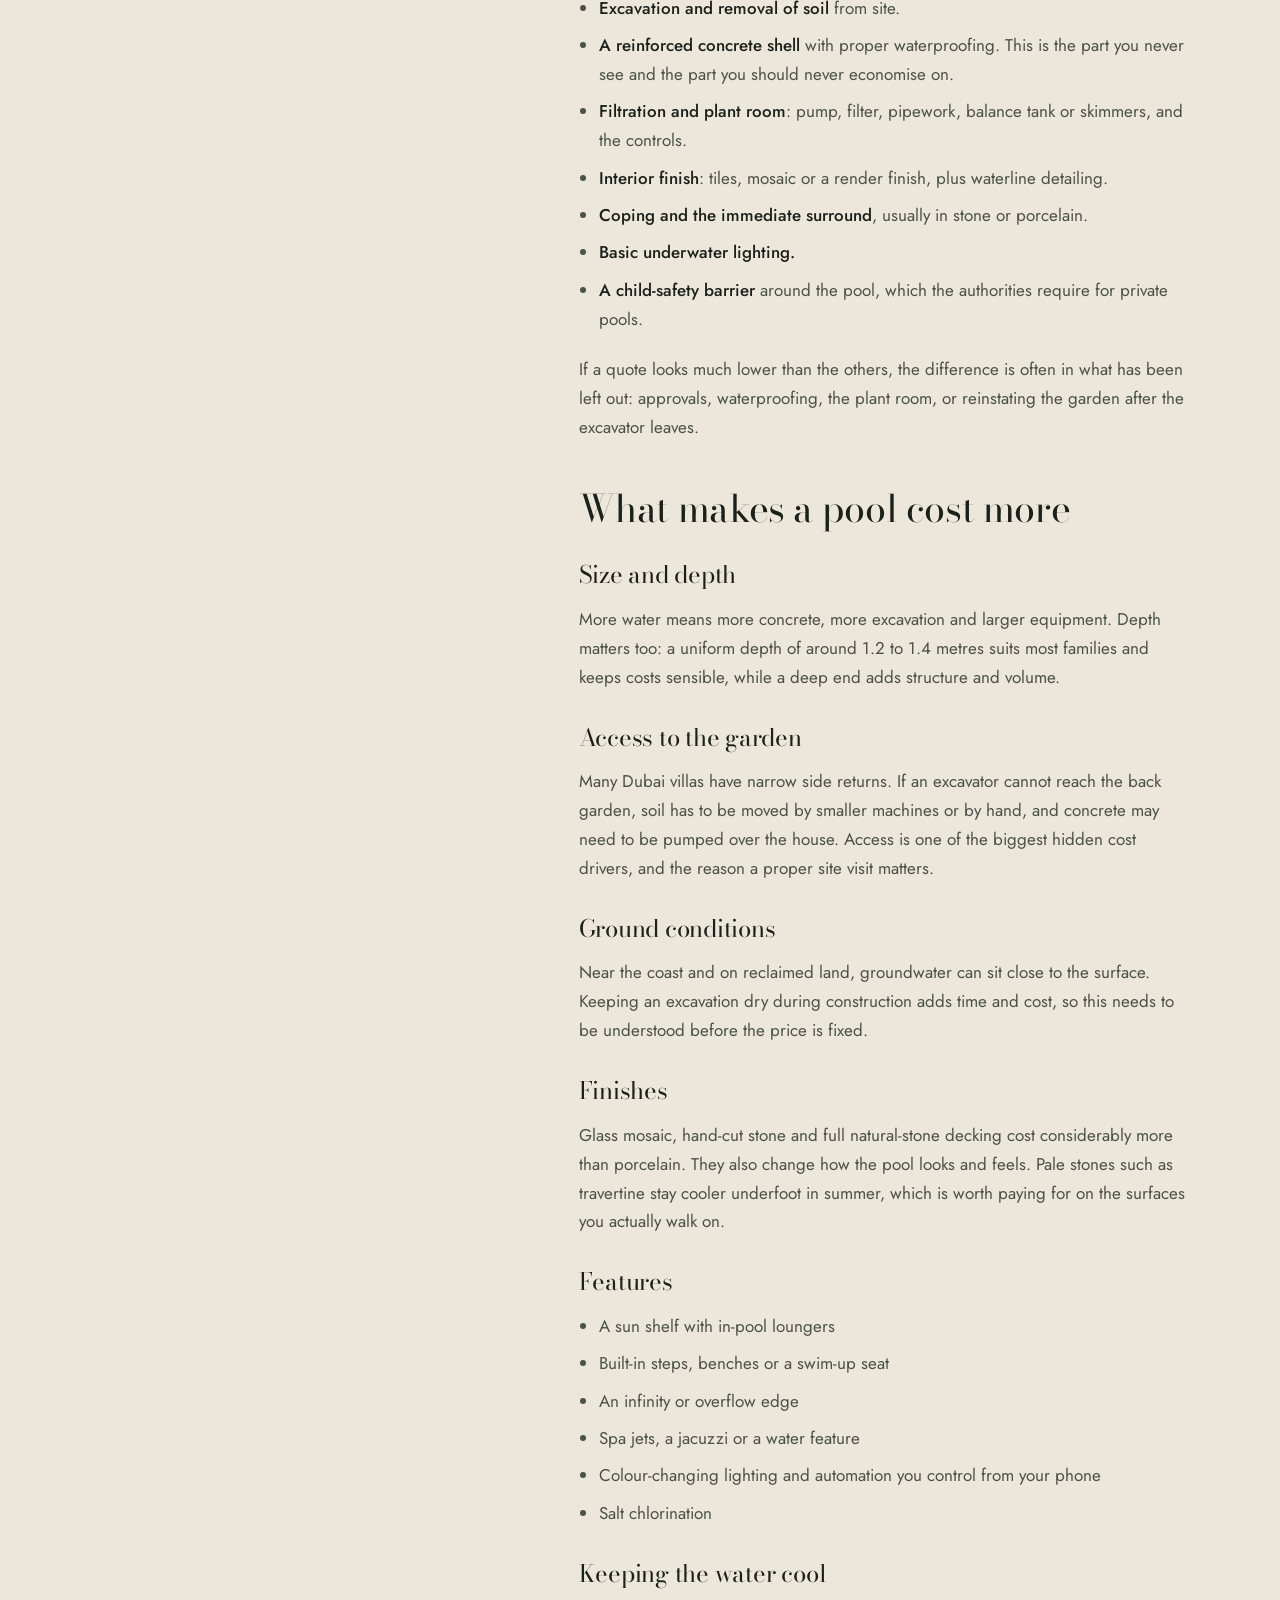
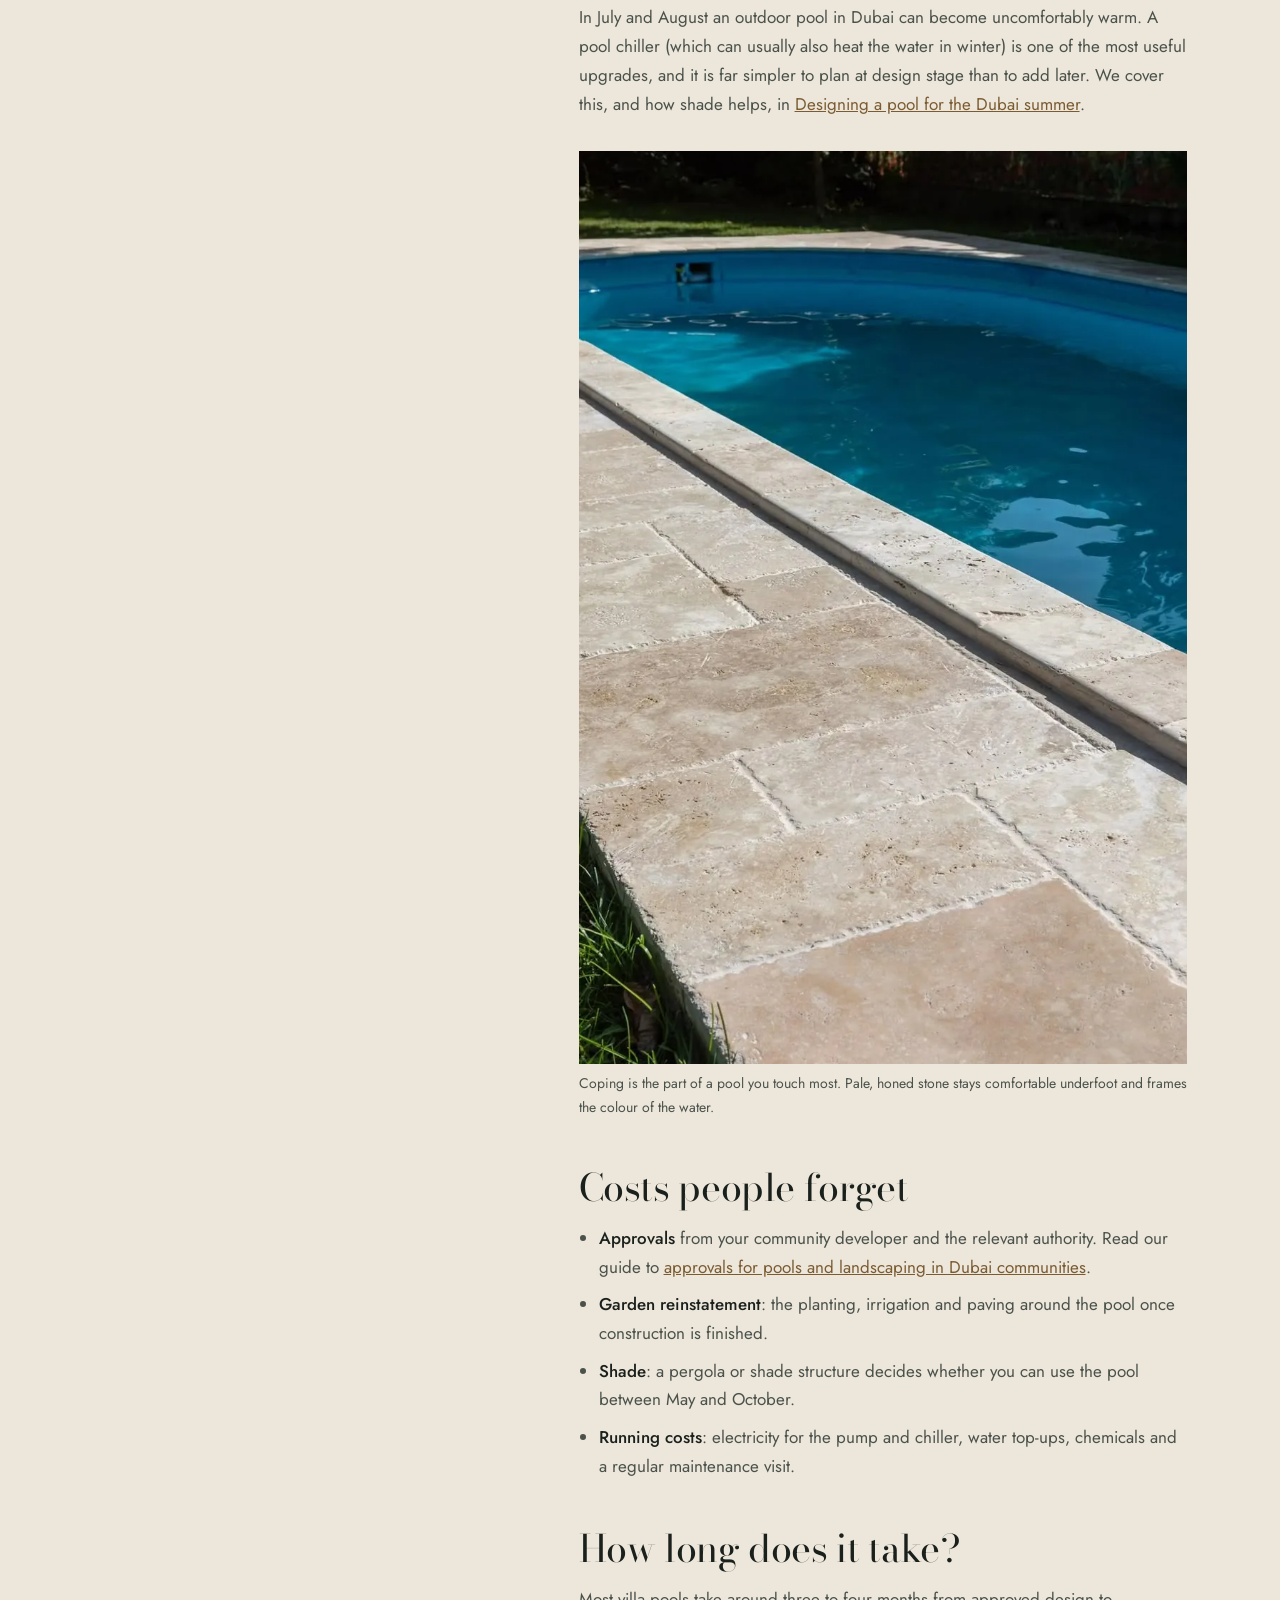
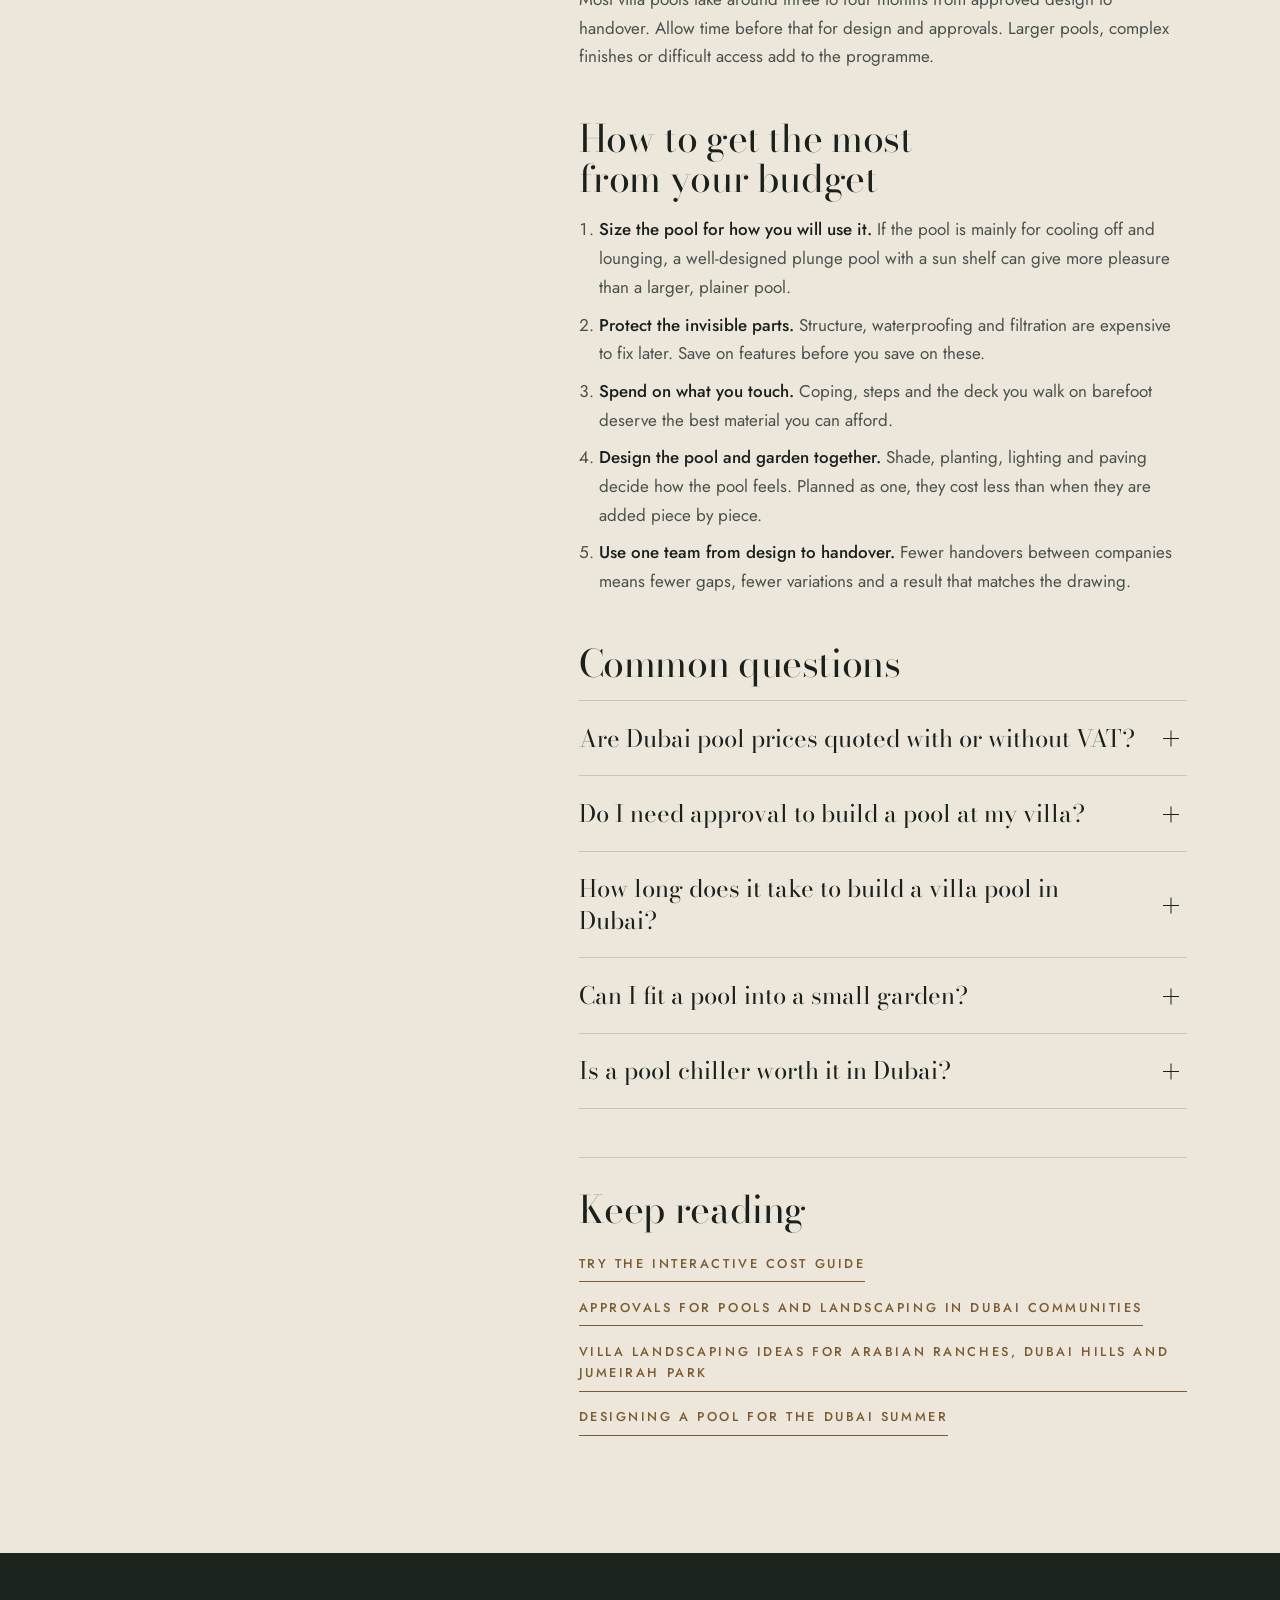
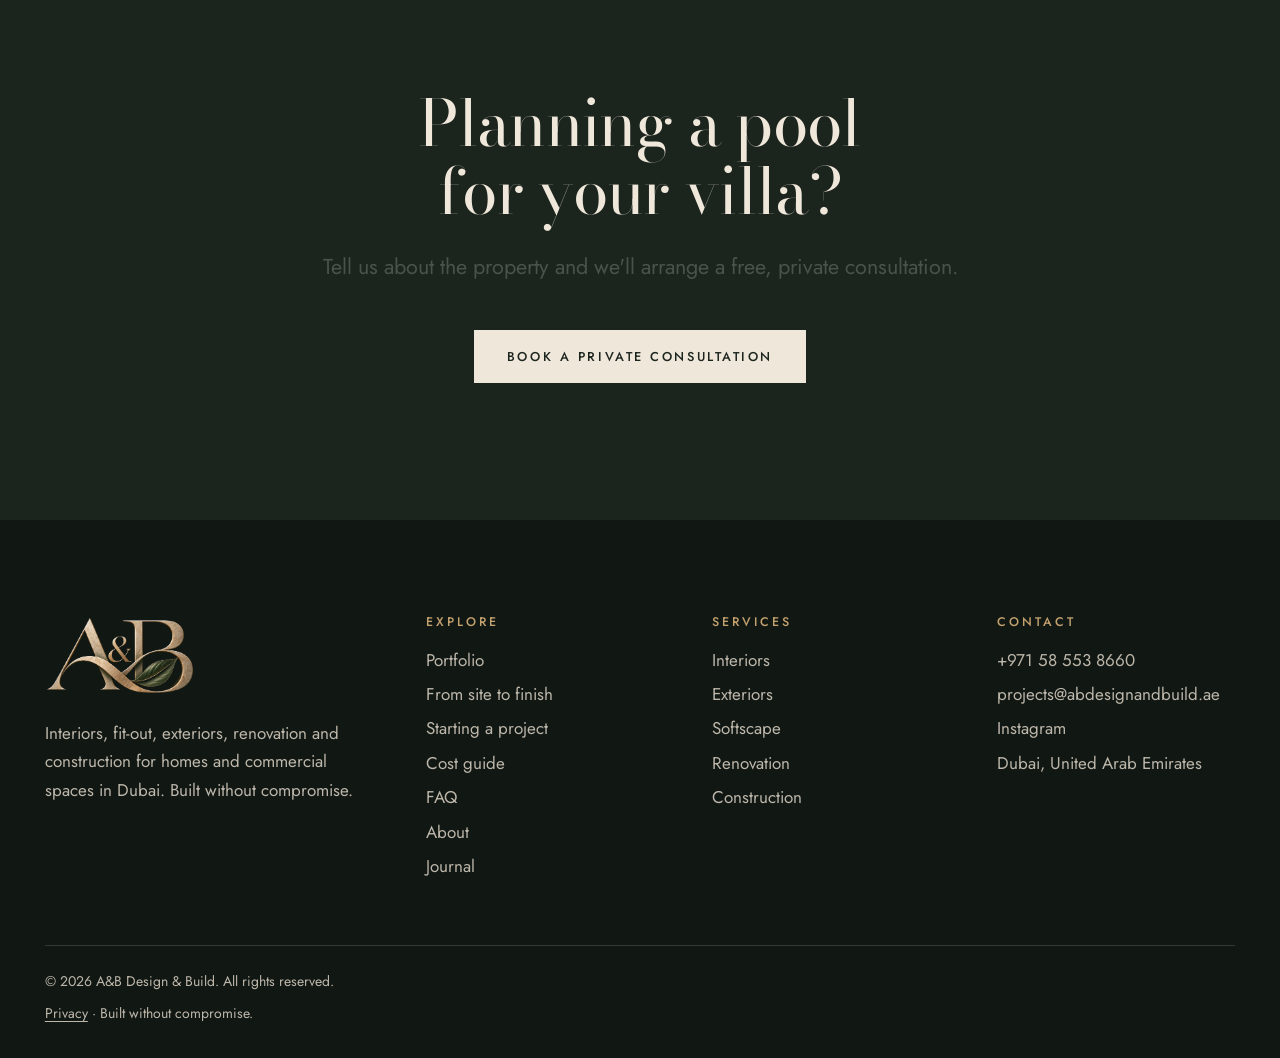
<file: journal/swimming-pool-cost-dubai.html>
<!doctype html>
<html lang="en">
<head>
  <meta charset="utf-8">
  <meta name="viewport" content="width=device-width, initial-scale=1">
  <title>Swimming Pool Cost in Dubai: 2026 Price Guide | A&amp;B Design &amp; Build</title>
  <meta name="description" content="What a villa swimming pool costs in Dubai in 2026: plunge, family and lap pool price ranges in AED, what is included, the extras that add cost and how to plan the budget.">
  <meta name="theme-color" content="#1C241E">
  <link rel="canonical" href="https://www.abdesignandbuild.ae/journal/swimming-pool-cost-dubai.html">
  <link rel="icon" href="../img/logo-ab.png" type="image/png">

  <meta property="og:type" content="article">
  <meta property="og:title" content="How much does a swimming pool cost in Dubai?">
  <meta property="og:description" content="What a villa swimming pool costs in Dubai in 2026: plunge, family and lap pool price ranges in AED, what is included, the extras that add cost and how to plan the budget.">
  <meta property="og:image" content="https://www.abdesignandbuild.ae/img/pool-curved-steps.webp">
  <meta property="og:url" content="https://www.abdesignandbuild.ae/journal/swimming-pool-cost-dubai.html">
  <meta property="article:published_time" content="2026-10-20">

  <link rel="preconnect" href="https://fonts.googleapis.com">
  <link rel="preconnect" href="https://fonts.gstatic.com" crossorigin>
  <link rel="stylesheet" href="https://fonts.googleapis.com/css2?family=Bodoni+Moda:ital,opsz,wght@0,6..96,400..600;1,6..96,400&family=Jost:wght@400;500&display=swap">
  <link rel="stylesheet" href="../css/styles.css">

  <script type="application/ld+json">
{
  "@context": "https://schema.org",
  "@type": "BlogPosting",
  "headline": "How much does a swimming pool cost in Dubai?",
  "description": "What a villa swimming pool costs in Dubai in 2026: plunge, family and lap pool price ranges in AED, what is included, the extras that add cost and how to plan the budget.",
  "image": "https://www.abdesignandbuild.ae/img/pool-curved-steps.webp",
  "datePublished": "2026-10-20",
  "dateModified": "2026-10-20",
  "inLanguage": "en",
  "mainEntityOfPage": "https://www.abdesignandbuild.ae/journal/swimming-pool-cost-dubai.html",
  "author": {
    "@type": "Organization",
    "name": "A&B Design & Build",
    "url": "https://www.abdesignandbuild.ae/"
  },
  "publisher": {
    "@type": "Organization",
    "name": "A&B Design & Build",
    "logo": {
      "@type": "ImageObject",
      "url": "https://www.abdesignandbuild.ae/img/logo-ab.png"
    }
  },
  "about": [
    "Swimming pool construction",
    "Dubai"
  ]
}
  </script>
  <script type="application/ld+json">
{
  "@context": "https://schema.org",
  "@type": "BreadcrumbList",
  "itemListElement": [
    {
      "@type": "ListItem",
      "position": 1,
      "name": "Home",
      "item": "https://www.abdesignandbuild.ae/"
    },
    {
      "@type": "ListItem",
      "position": 2,
      "name": "Journal",
      "item": "https://www.abdesignandbuild.ae/journal.html"
    },
    {
      "@type": "ListItem",
      "position": 3,
      "name": "Swimming pool cost in Dubai",
      "item": "https://www.abdesignandbuild.ae/journal/swimming-pool-cost-dubai.html"
    }
  ]
}
  </script>
  <script type="application/ld+json">
{
  "@context": "https://schema.org",
  "@type": "FAQPage",
  "mainEntity": [
    {
      "@type": "Question",
      "name": "Are Dubai pool prices quoted with or without VAT?",
      "acceptedAnswer": {
        "@type": "Answer",
        "text": "Most contractors quote excluding VAT, which is currently charged at 5% in the UAE. Always check, so that you compare quotes on the same basis."
      }
    },
    {
      "@type": "Question",
      "name": "Do I need approval to build a pool at my villa?",
      "acceptedAnswer": {
        "@type": "Answer",
        "text": "Yes. In most Dubai villa communities you need a no-objection certificate from the master developer and a permit from the relevant authority before work starts. We prepare the drawings and handle these approvals for our clients."
      }
    },
    {
      "@type": "Question",
      "name": "How long does it take to build a villa pool in Dubai?",
      "acceptedAnswer": {
        "@type": "Answer",
        "text": "Most villa pools take around three to four months from approved design to handover. Design and approvals come before that, and size, finishes and site access all affect the programme."
      }
    },
    {
      "@type": "Question",
      "name": "Can I fit a pool into a small garden?",
      "acceptedAnswer": {
        "@type": "Answer",
        "text": "Often, yes. A plunge pool of up to around 15 square metres, with a sun shelf or built-in bench, can work in a compact garden or courtyard. Access for construction is usually the deciding factor, so a site visit comes first."
      }
    },
    {
      "@type": "Question",
      "name": "Is a pool chiller worth it in Dubai?",
      "acceptedAnswer": {
        "@type": "Answer",
        "text": "For most families, yes. Without one, an outdoor pool can become too warm to be refreshing in high summer. Planning for a chiller at design stage is simpler and cheaper than adding one later."
      }
    }
  ]
}
  </script>
</head>
<body>
  <svg width="0" height="0" style="position:absolute" aria-hidden="true" focusable="false">
    <symbol id="i-instagram" viewBox="0 0 24 24" fill="none" stroke="currentColor" stroke-width="1.5" stroke-linecap="round" stroke-linejoin="round"><rect x="2.5" y="2.5" width="19" height="19" rx="5"/><circle cx="12" cy="12" r="4.2"/><path d="M17.6 6.4h.01"/></symbol>
    <symbol id="i-whatsapp" viewBox="0 0 24 24" fill="currentColor"><path d="M17.47 14.38c-.3-.15-1.76-.87-2.03-.97-.27-.1-.47-.15-.67.15-.2.3-.77.97-.94 1.16-.17.2-.35.22-.64.08-.3-.15-1.26-.47-2.39-1.48-.88-.79-1.48-1.76-1.65-2.06-.17-.3-.02-.46.13-.6.13-.14.3-.35.45-.52.15-.18.2-.3.3-.5.1-.2.05-.37-.03-.52-.07-.15-.67-1.61-.92-2.2-.24-.58-.49-.5-.67-.51h-.57c-.2 0-.52.07-.79.37-.27.3-1.04 1.02-1.04 2.48 0 1.46 1.07 2.88 1.21 3.07.15.2 2.1 3.2 5.08 4.49.71.31 1.26.49 1.7.63.71.22 1.36.19 1.87.12.57-.09 1.76-.72 2-1.41.25-.7.25-1.29.18-1.42-.08-.12-.27-.2-.57-.34m-5.42 7.4h-.01a9.87 9.87 0 0 1-5.03-1.38l-.36-.21-3.74.98 1-3.65-.24-.37a9.86 9.86 0 0 1-1.51-5.26c0-5.45 4.44-9.88 9.89-9.88 2.64 0 5.12 1.03 6.99 2.9a9.83 9.83 0 0 1 2.89 6.99c0 5.45-4.44 9.88-9.89 9.88m8.41-18.3A11.82 11.82 0 0 0 12.05 0C5.5 0 .16 5.34.16 11.89c0 2.1.55 4.14 1.59 5.95L.06 24l6.3-1.65a11.88 11.88 0 0 0 5.68 1.45h.01c6.55 0 11.89-5.34 11.89-11.89 0-3.18-1.24-6.16-3.48-8.41Z"/></symbol>
    <symbol id="i-mail" viewBox="0 0 24 24" fill="none" stroke="currentColor" stroke-width="1.5" stroke-linecap="round" stroke-linejoin="round"><rect x="2.5" y="4.5" width="19" height="15" rx="1.5"/><path d="m21.5 6.5-8.6 6a1.6 1.6 0 0 1-1.8 0l-8.6-6"/></symbol>
    <symbol id="i-close" viewBox="0 0 24 24" fill="none" stroke="currentColor" stroke-width="1.5" stroke-linecap="round"><path d="M5 5l14 14M19 5L5 19"/></symbol>
  </svg>

  <a class="skip-link" href="#main">Skip to content</a>

  <a class="consult-bar" href="../index.html#contact"><span>Book a private design consultation</span></a>

  <header class="site-header is-static" data-header>
    <div class="container header-inner">
      <a class="brand" href="../index.html" aria-label="A&amp;B Design &amp; Build, home">
        <img src="../img/logo-ab.png" alt="" width="84" height="44">
        <span class="brand-word">Design<br>&amp; Build</span>
      </a>
      <nav class="primary-nav" aria-label="Main">
        <ul>
          <li><a href="../index.html#portfolio">Portfolio</a></li>
          <li><a href="../index.html#services">Services</a></li>
          <li><a href="../index.html#start">Process</a></li>
          <li><a href="../index.html#cost">Cost guide</a></li>
          <li><a href="../index.html#about">About</a></li>
          <li><a href="../journal.html" aria-current="page">Journal</a></li>
          <li><a href="../index.html#contact">Contact</a></li>
        </ul>
      </nav>
      <div class="header-social">
        <a class="icon-link" href="https://www.instagram.com/ab.designandbuild/" target="_blank" rel="noopener" aria-label="Instagram"><svg aria-hidden="true"><use href="#i-instagram"/></svg></a>
        <a class="icon-link" href="https://wa.me/971585538660" target="_blank" rel="noopener" aria-label="WhatsApp"><svg aria-hidden="true"><use href="#i-whatsapp"/></svg></a>
        <a class="icon-link" href="mailto:projects@abdesignandbuild.ae" aria-label="Email"><svg aria-hidden="true"><use href="#i-mail"/></svg></a>
      </div>
      <button class="menu-toggle" type="button" aria-expanded="false" aria-controls="mobile-menu" data-menu-open>
        Menu
        <span class="menu-toggle-lines" aria-hidden="true"><span></span><span></span></span>
      </button>
    </div>
  </header>

  <div class="mobile-menu" id="mobile-menu" data-menu aria-label="Menu" role="dialog" aria-modal="true">
    <div class="mobile-menu-top">
      <img src="../img/logo-ab.png" alt="A&amp;B Design &amp; Build" width="72" height="38">
      <button class="lightbox-btn" type="button" aria-label="Close menu" data-menu-close><svg aria-hidden="true"><use href="#i-close"/></svg></button>
    </div>
    <nav aria-label="Mobile">
      <ul>
        <li><a href="../index.html#portfolio">Portfolio</a></li>
        <li><a href="../index.html#services">Services</a></li>
        <li><a href="../index.html#transformations">From site to finish</a></li>
        <li><a href="../index.html#start">Process</a></li>
        <li><a href="../index.html#cost">Cost guide</a></li>
        <li><a href="../index.html#about">About</a></li>
        <li><a href="../index.html#faq">FAQ</a></li>
        <li><a href="../journal.html" aria-current="page">Journal</a></li>
        <li><a href="../index.html#contact">Contact</a></li>
      </ul>
    </nav>
    <div class="mobile-menu-foot">
      <a class="btn btn-ivory" href="../index.html#contact">Book a consultation</a>
      <div class="header-social">
        <a class="icon-link" href="https://www.instagram.com/ab.designandbuild/" target="_blank" rel="noopener" aria-label="Instagram"><svg aria-hidden="true"><use href="#i-instagram"/></svg></a>
        <a class="icon-link" href="https://wa.me/971585538660" target="_blank" rel="noopener" aria-label="WhatsApp"><svg aria-hidden="true"><use href="#i-whatsapp"/></svg></a>
        <a class="icon-link" href="mailto:projects@abdesignandbuild.ae" aria-label="Email"><svg aria-hidden="true"><use href="#i-mail"/></svg></a>
      </div>
    </div>
  </div>

  <main id="main" class="surface-light">
    <header class="container page-hero article-hero">
      <nav class="breadcrumb" aria-label="Breadcrumb">
        <ol>
          <li><a href="../index.html">Home</a></li>
          <li><a href="../journal.html">Journal</a></li>
          <li aria-current="page">Swimming pool cost in Dubai</li>
        </ol>
      </nav>
      <p class="caps article-meta">Pools · 7 min read</p>
      <h1>How much does a swimming pool cost in Dubai?</h1>
      <p class="lead">A clear, honest guide to villa pool prices in Dubai for 2026: the typical ranges, what sits inside them, and the decisions that move the number up or down.</p>
    </header>

    <article class="post article-page" aria-label="How much does a swimming pool cost in Dubai?">
      <div class="container post-grid">
        <div class="post-media">
          <img src="../img/pool-curved-steps.webp" alt="Curved pool entry steps finished in blue mosaic with travertine coping" width="967" height="1200">
        </div>
        <div class="post-body article-body">
          <h2>The short answer</h2>
          <p>For a private villa in Dubai, a new in-ground concrete pool typically starts from around <strong>AED 55,000 for a small plunge pool</strong>, <strong>AED 85,000 to 140,000 for a family pool</strong>, and <strong>AED 140,000 and upwards for a large or lap pool</strong>, excluding VAT. Natural stone, mosaic and bespoke features push those figures higher.</p>
          <p>These are starting ranges, not quotes. Two pools of the same size can differ in price by fifty per cent or more, depending on access, ground conditions and finishes. The rest of this guide explains why.</p>

          <div class="table-wrap">
            <table class="price-table">
              <caption class="visually-hidden">Indicative villa pool price ranges in Dubai, in AED excluding VAT</caption>
              <thead>
                <tr><th scope="col">Pool type</th><th scope="col">Refined finish</th><th scope="col">Premium finish</th><th scope="col">Signature finish</th></tr>
              </thead>
              <tbody>
                <tr><th scope="row">Plunge pool<br><small>up to 15 m²</small></th><td>55,000–80,000</td><td>69,000–100,000</td><td>85,000–124,000</td></tr>
                <tr><th scope="row">Family pool<br><small>15–35 m²</small></th><td>85,000–140,000</td><td>106,000–175,000</td><td>132,000–217,000</td></tr>
                <tr><th scope="row">Large or lap pool<br><small>35 m² and over</small></th><td>140,000–220,000</td><td>175,000–275,000</td><td>217,000–341,000+</td></tr>
              </tbody>
            </table>
          </div>
          <p><small>Indicative starting ranges in UAE dirhams, excluding VAT. "Premium" means natural stone and bespoke elements; "Signature" means statement materials and a fully bespoke design. Your exact figure comes after a site visit. You can also try our <a href="../index.html#cost">interactive cost guide</a>.</small></p>

          <h2>What a pool price should include</h2>
          <p>When you compare quotes, check that each one covers the same things. A complete villa pool price normally includes:</p>
          <ul>
            <li><strong>Design and drawings</strong>, including the structural and pool-services drawings needed for approvals.</li>
            <li><strong>Excavation and removal of soil</strong> from site.</li>
            <li><strong>A reinforced concrete shell</strong> with proper waterproofing. This is the part you never see and the part you should never economise on.</li>
            <li><strong>Filtration and plant room</strong>: pump, filter, pipework, balance tank or skimmers, and the controls.</li>
            <li><strong>Interior finish</strong>: tiles, mosaic or a render finish, plus waterline detailing.</li>
            <li><strong>Coping and the immediate surround</strong>, usually in stone or porcelain.</li>
            <li><strong>Basic underwater lighting.</strong></li>
            <li><strong>A child-safety barrier</strong> around the pool, which the authorities require for private pools.</li>
          </ul>
          <p>If a quote looks much lower than the others, the difference is often in what has been left out: approvals, waterproofing, the plant room, or reinstating the garden after the excavator leaves.</p>

          <h2>What makes a pool cost more</h2>
          <h3>Size and depth</h3>
          <p>More water means more concrete, more excavation and larger equipment. Depth matters too: a uniform depth of around 1.2 to 1.4 metres suits most families and keeps costs sensible, while a deep end adds structure and volume.</p>
          <h3>Access to the garden</h3>
          <p>Many Dubai villas have narrow side returns. If an excavator cannot reach the back garden, soil has to be moved by smaller machines or by hand, and concrete may need to be pumped over the house. Access is one of the biggest hidden cost drivers, and the reason a proper site visit matters.</p>
          <h3>Ground conditions</h3>
          <p>Near the coast and on reclaimed land, groundwater can sit close to the surface. Keeping an excavation dry during construction adds time and cost, so this needs to be understood before the price is fixed.</p>
          <h3>Finishes</h3>
          <p>Glass mosaic, hand-cut stone and full natural-stone decking cost considerably more than porcelain. They also change how the pool looks and feels. Pale stones such as travertine stay cooler underfoot in summer, which is worth paying for on the surfaces you actually walk on.</p>
          <h3>Features</h3>
          <ul>
            <li>A sun shelf with in-pool loungers</li>
            <li>Built-in steps, benches or a swim-up seat</li>
            <li>An infinity or overflow edge</li>
            <li>Spa jets, a jacuzzi or a water feature</li>
            <li>Colour-changing lighting and automation you control from your phone</li>
            <li>Salt chlorination</li>
          </ul>
          <h3>Keeping the water cool</h3>
          <p>In July and August an outdoor pool in Dubai can become uncomfortably warm. A pool chiller (which can usually also heat the water in winter) is one of the most useful upgrades, and it is far simpler to plan at design stage than to add later. We cover this, and how shade helps, in <a href="../journal.html#pool-for-dubai-summer">Designing a pool for the Dubai summer</a>.</p>

          <figure class="article-figure">
            <img src="../img/pool-travertine-edge.webp" alt="A travertine pool edge beside a deep blue pool" width="852" height="1280" loading="lazy">
            <figcaption>Coping is the part of a pool you touch most. Pale, honed stone stays comfortable underfoot and frames the colour of the water.</figcaption>
          </figure>

          <h2>Costs people forget</h2>
          <ul>
            <li><strong>Approvals</strong> from your community developer and the relevant authority. Read our guide to <a href="dubai-villa-pool-landscaping-approvals.html">approvals for pools and landscaping in Dubai communities</a>.</li>
            <li><strong>Garden reinstatement</strong>: the planting, irrigation and paving around the pool once construction is finished.</li>
            <li><strong>Shade</strong>: a pergola or shade structure decides whether you can use the pool between May and October.</li>
            <li><strong>Running costs</strong>: electricity for the pump and chiller, water top-ups, chemicals and a regular maintenance visit.</li>
          </ul>

          <h2>How long does it take?</h2>
          <p>Most villa pools take around three to four months from approved design to handover. Allow time before that for design and approvals. Larger pools, complex finishes or difficult access add to the programme.</p>

          <h2>How to get the most from your budget</h2>
          <ol>
            <li><strong>Size the pool for how you will use it.</strong> If the pool is mainly for cooling off and lounging, a well-designed plunge pool with a sun shelf can give more pleasure than a larger, plainer pool.</li>
            <li><strong>Protect the invisible parts.</strong> Structure, waterproofing and filtration are expensive to fix later. Save on features before you save on these.</li>
            <li><strong>Spend on what you touch.</strong> Coping, steps and the deck you walk on barefoot deserve the best material you can afford.</li>
            <li><strong>Design the pool and garden together.</strong> Shade, planting, lighting and paving decide how the pool feels. Planned as one, they cost less than when they are added piece by piece.</li>
            <li><strong>Use one team from design to handover.</strong> Fewer handovers between companies means fewer gaps, fewer variations and a result that matches the drawing.</li>
          </ol>

          <section class="article-faq" aria-labelledby="faq-title">
            <h2 id="faq-title">Common questions</h2>
            <div class="faq-list">
            <details class="faq">
              <summary>Are Dubai pool prices quoted with or without VAT?</summary>
              <p>Most contractors quote excluding VAT, which is currently charged at 5% in the UAE. Always check, so that you compare quotes on the same basis.</p>
            </details>
            <details class="faq">
              <summary>Do I need approval to build a pool at my villa?</summary>
              <p>Yes. In most Dubai villa communities you need a no-objection certificate from the master developer and a permit from the relevant authority before work starts. We prepare the drawings and handle these approvals for our clients.</p>
            </details>
            <details class="faq">
              <summary>How long does it take to build a villa pool in Dubai?</summary>
              <p>Most villa pools take around three to four months from approved design to handover. Design and approvals come before that, and size, finishes and site access all affect the programme.</p>
            </details>
            <details class="faq">
              <summary>Can I fit a pool into a small garden?</summary>
              <p>Often, yes. A plunge pool of up to around 15 square metres, with a sun shelf or built-in bench, can work in a compact garden or courtyard. Access for construction is usually the deciding factor, so a site visit comes first.</p>
            </details>
            <details class="faq">
              <summary>Is a pool chiller worth it in Dubai?</summary>
              <p>For most families, yes. Without one, an outdoor pool can become too warm to be refreshing in high summer. Planning for a chiller at design stage is simpler and cheaper than adding one later.</p>
            </details>
            </div>
          </section>

          <aside class="related" aria-labelledby="related-title">
            <h2 id="related-title">Keep reading</h2>
            <ul>
            <li><a class="text-link" href="../index.html#cost">Try the interactive cost guide</a></li>
            <li><a class="text-link" href="dubai-villa-pool-landscaping-approvals.html">Approvals for pools and landscaping in Dubai communities</a></li>
            <li><a class="text-link" href="villa-landscaping-ideas-dubai.html">Villa landscaping ideas for Arabian Ranches, Dubai Hills and Jumeirah Park</a></li>
            <li><a class="text-link" href="../journal.html#pool-for-dubai-summer">Designing a pool for the Dubai summer</a></li>
            </ul>
          </aside>
        </div>
      </div>
    </article>

    <section class="section surface-dark" aria-labelledby="journal-cta">
      <div class="container" style="display:grid;gap:1.5rem;max-width:52rem;margin-inline:auto;text-align:center;justify-items:center">
        <h2 id="journal-cta">Planning a pool for your villa?</h2>
        <p class="lead">Tell us about the property and we'll arrange a free, private consultation.</p>
        <a class="btn btn-ivory" href="../index.html#contact">Book a private consultation</a>
      </div>
    </section>
  </main>

  <footer class="site-footer surface-deep">
    <div class="container">
      <div class="footer-grid">
        <div class="footer-brand">
          <img src="../img/logo-ab.png" alt="A&amp;B Design &amp; Build" width="150" height="78">
          <p>Interiors, fit-out, exteriors, renovation and construction for homes and commercial spaces in Dubai. Built without compromise.</p>
        </div>
        <div class="footer-col">
          <h2>Explore</h2>
          <ul>
            <li><a href="../index.html#portfolio">Portfolio</a></li>
            <li><a href="../index.html#transformations">From site to finish</a></li>
            <li><a href="../index.html#start">Starting a project</a></li>
            <li><a href="../index.html#cost">Cost guide</a></li>
            <li><a href="../index.html#faq">FAQ</a></li>
            <li><a href="../index.html#about">About</a></li>
            <li><a href="../journal.html">Journal</a></li>
          </ul>
        </div>
        <div class="footer-col">
          <h2>Services</h2>
          <ul>
            <li><a href="../index.html#interiors">Interiors</a></li>
            <li><a href="../index.html#exteriors">Exteriors</a></li>
            <li><a href="../index.html#softscape">Softscape</a></li>
            <li><a href="../index.html#renovation">Renovation</a></li>
            <li><a href="../index.html#construction">Construction</a></li>
          </ul>
        </div>
        <div class="footer-col">
          <h2>Contact</h2>
          <ul>
            <li><a href="tel:+971585538660">+971 58 553 8660</a></li>
            <li><a href="mailto:projects@abdesignandbuild.ae">projects@abdesignandbuild.ae</a></li>
            <li><a href="https://www.instagram.com/ab.designandbuild/" target="_blank" rel="noopener">Instagram</a></li>
            <li>Dubai, United Arab Emirates</li>
          </ul>
        </div>
      </div>
      <div class="footer-base">
        <p>© <span data-year>2026</span> A&amp;B Design &amp; Build. All rights reserved.</p>
        <p><a href="../privacy.html">Privacy</a> · Built without compromise.</p>
      </div>
    </div>
  </footer>

  <a class="wa-float" href="https://wa.me/971585538660" target="_blank" rel="noopener" aria-label="Message A&amp;B on WhatsApp"><svg aria-hidden="true"><use href="#i-whatsapp"/></svg></a>

  <script src="../js/main.js" defer></script>
</body>
</html>
</file>
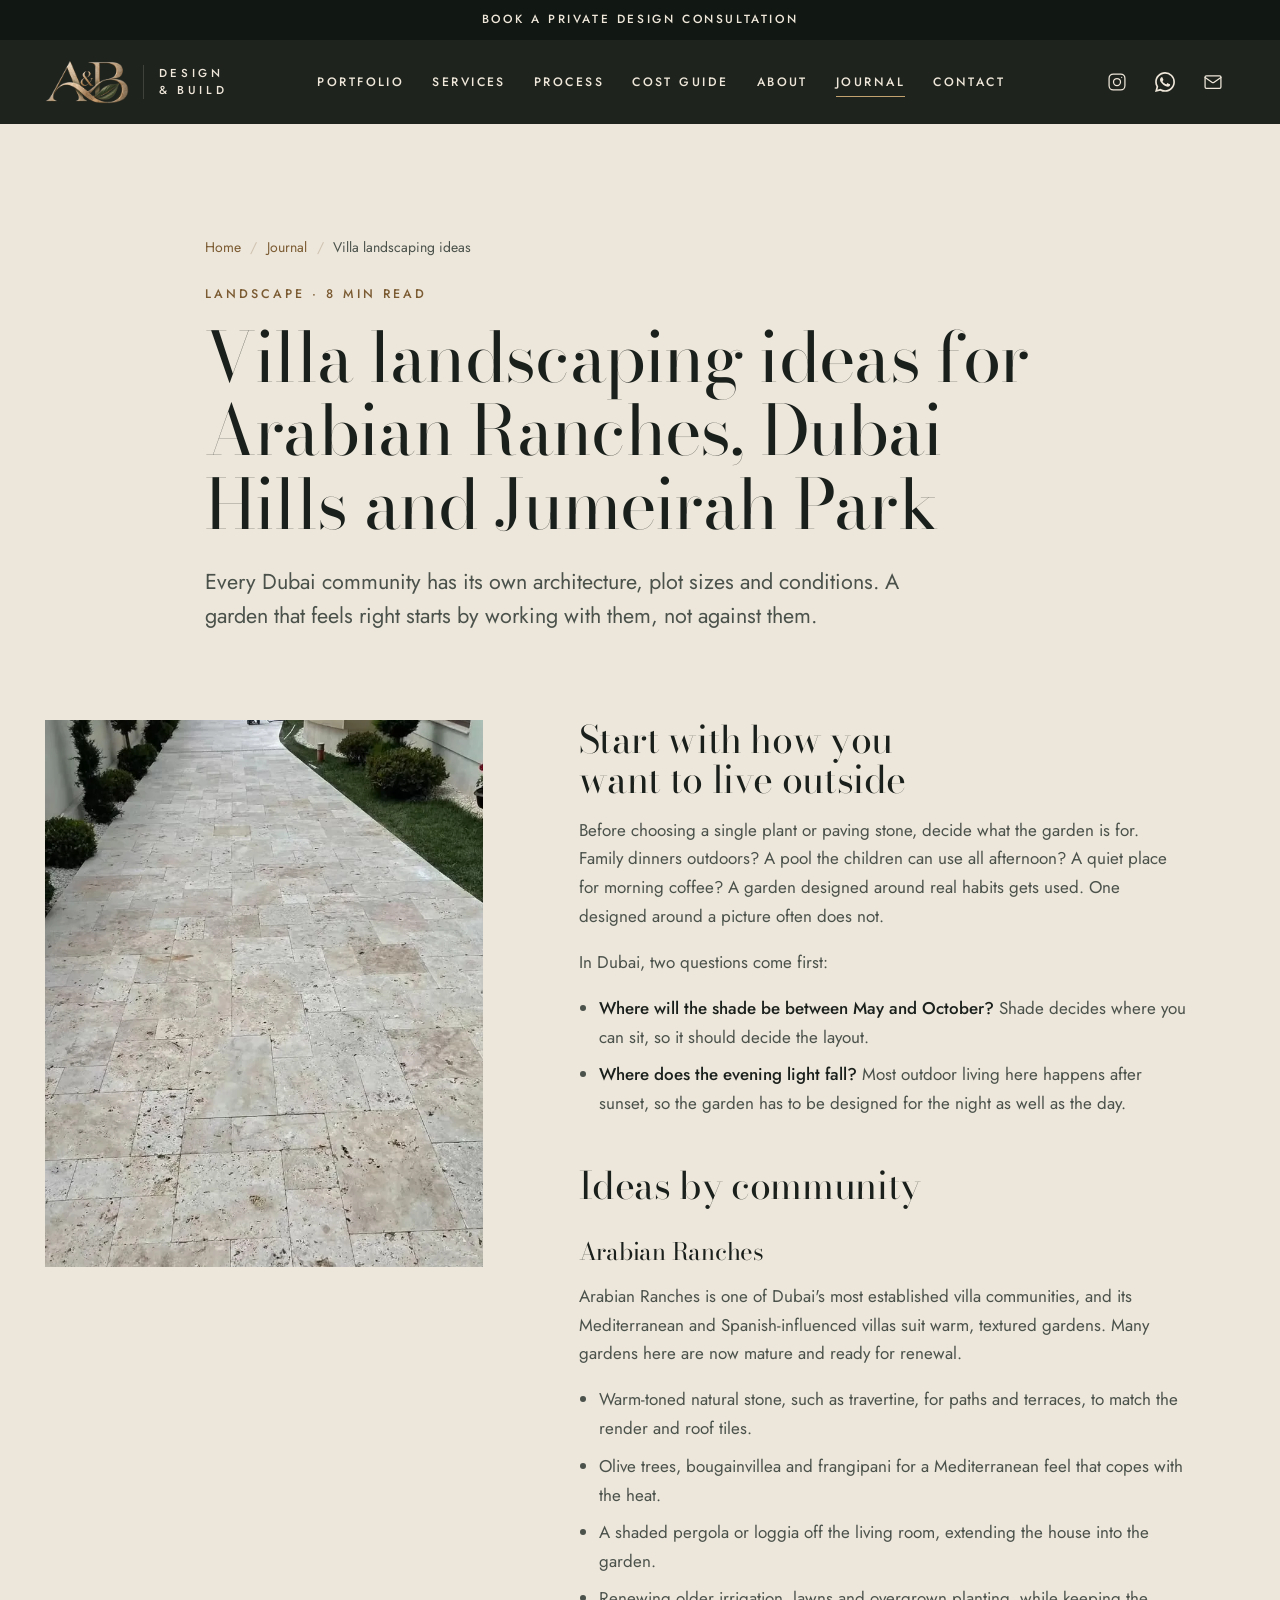
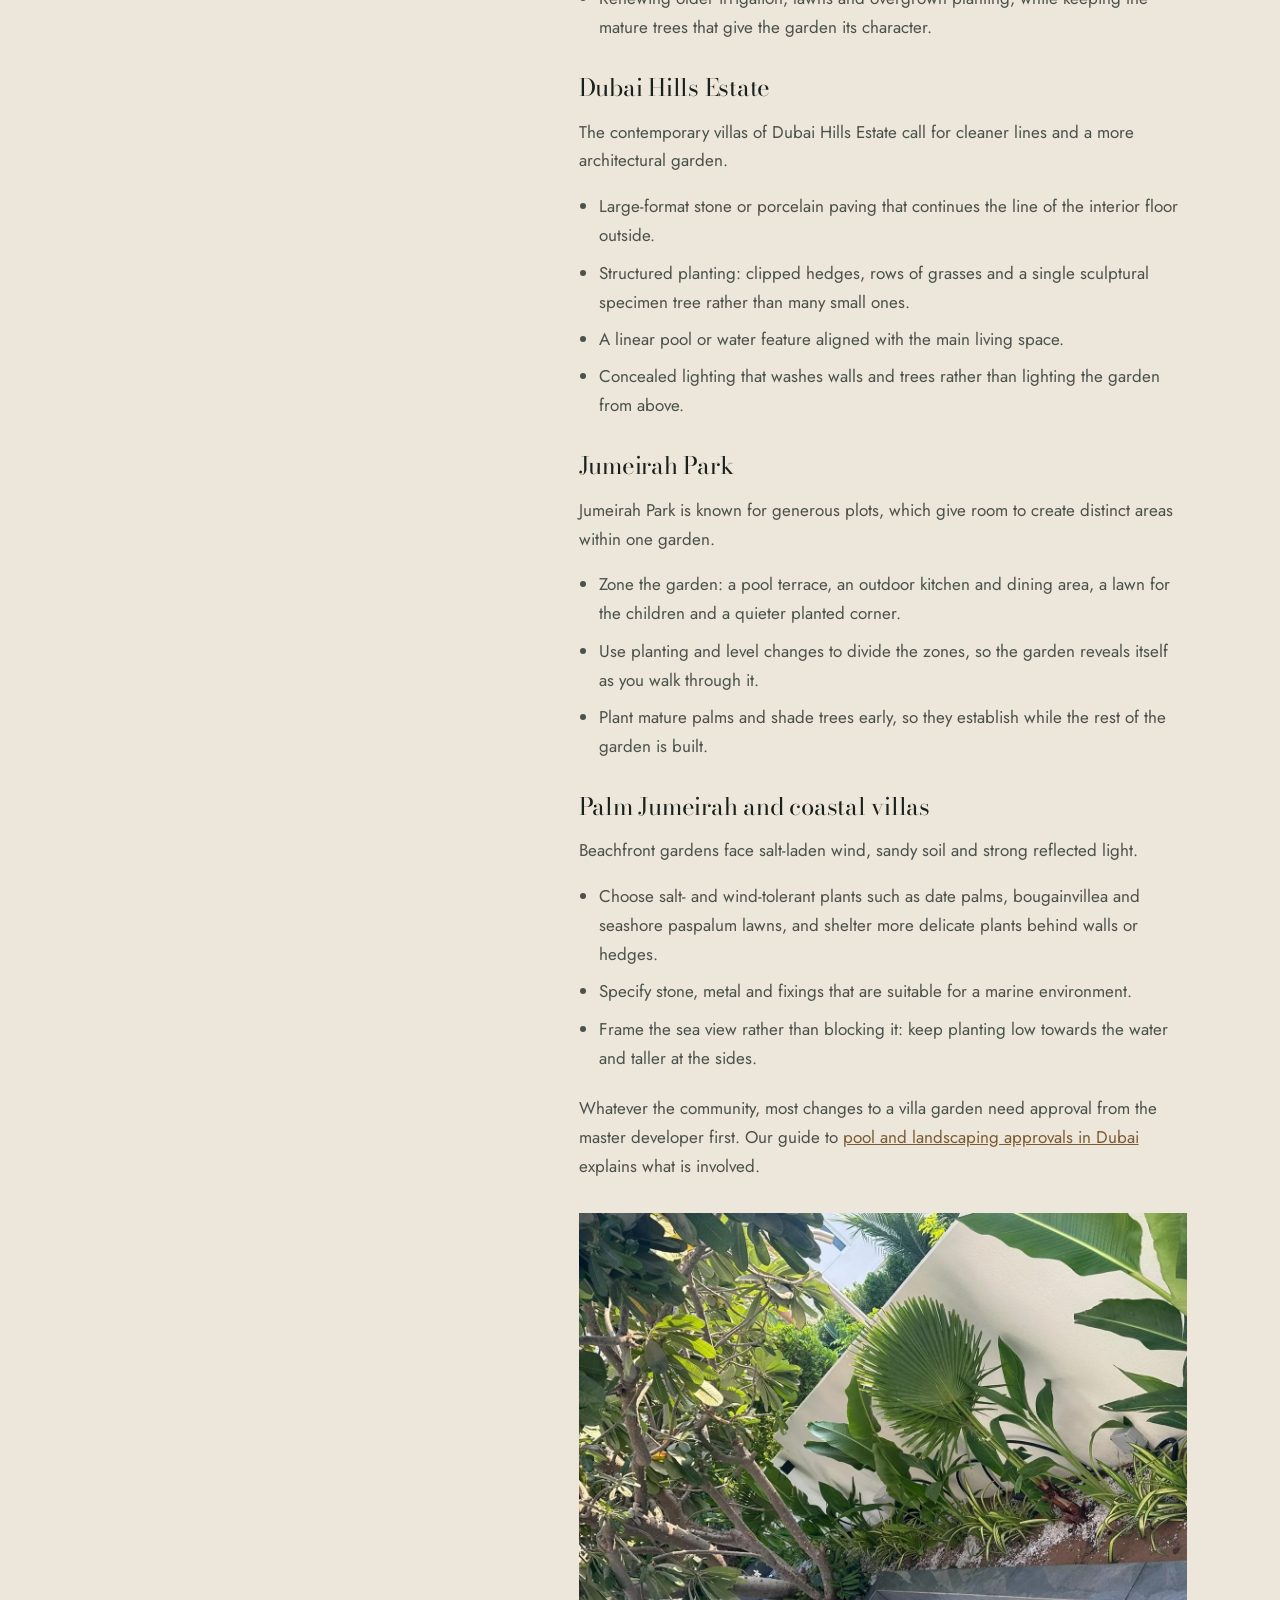
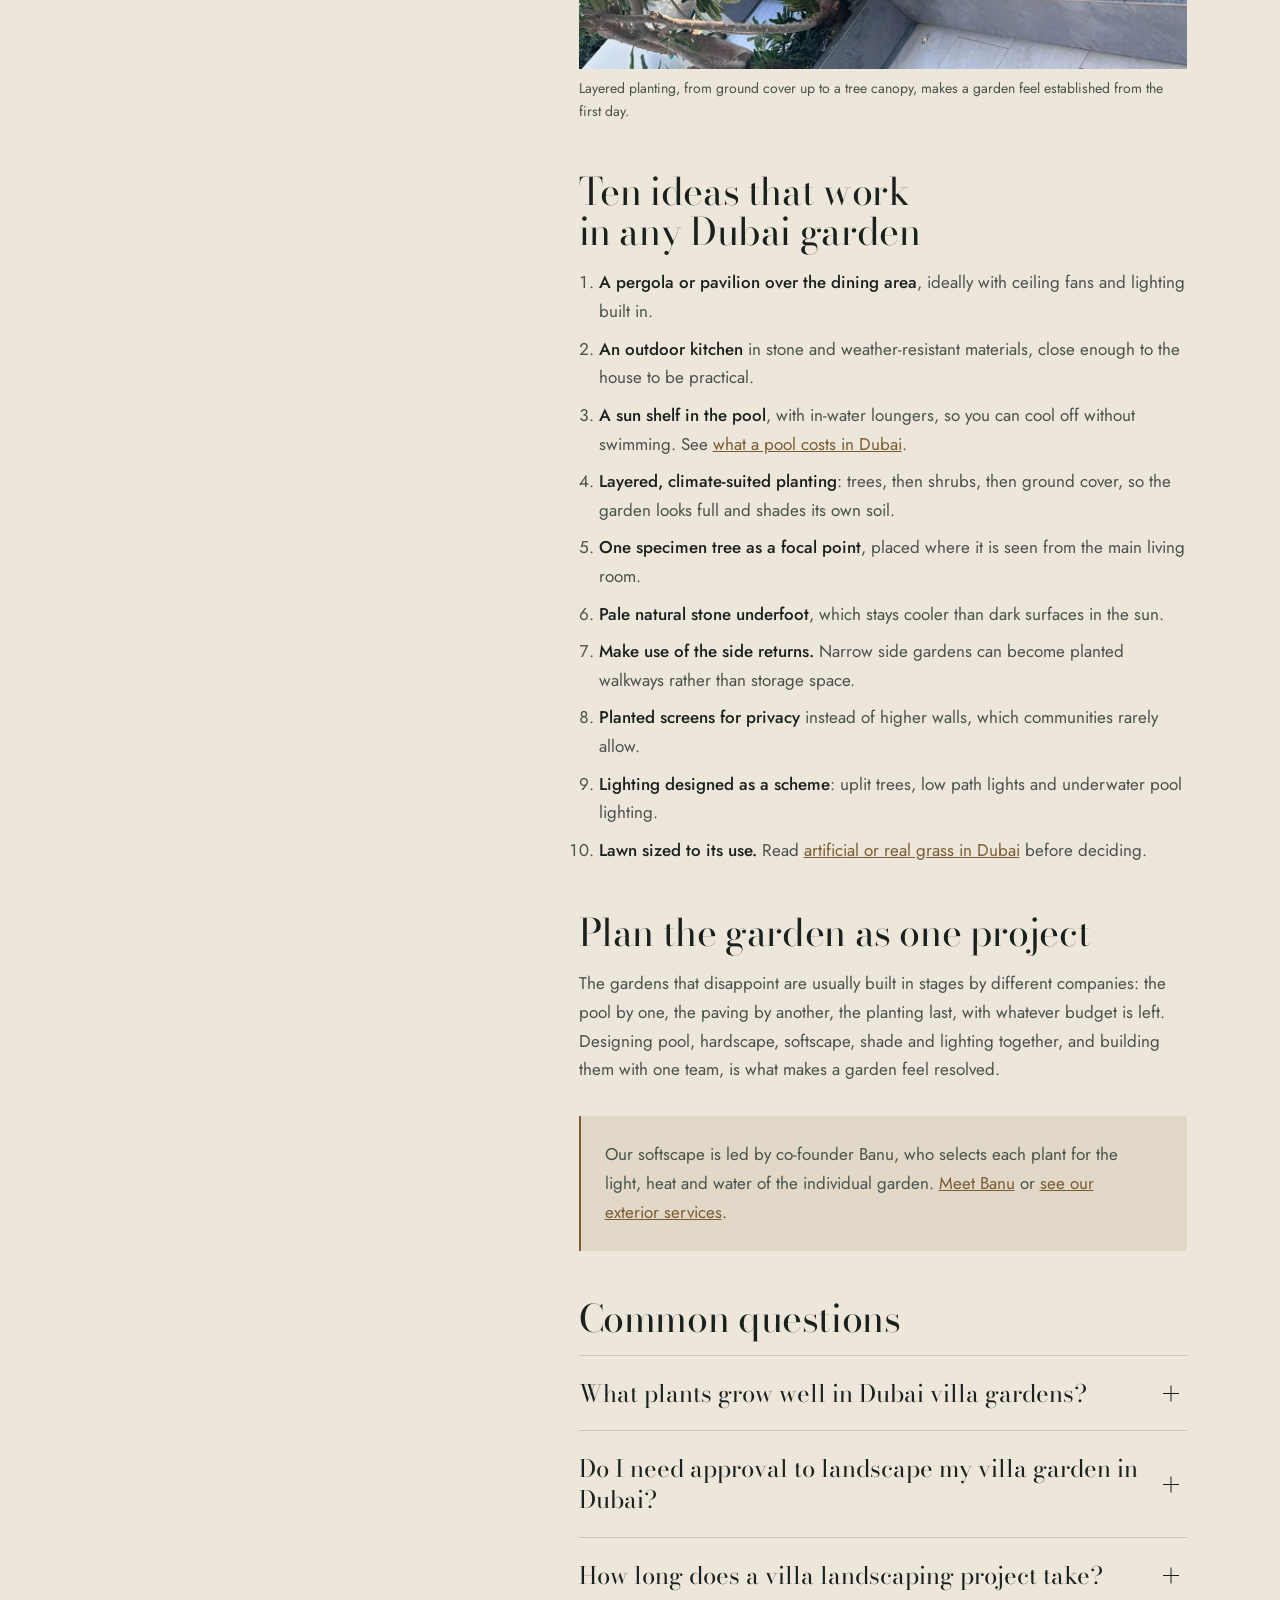
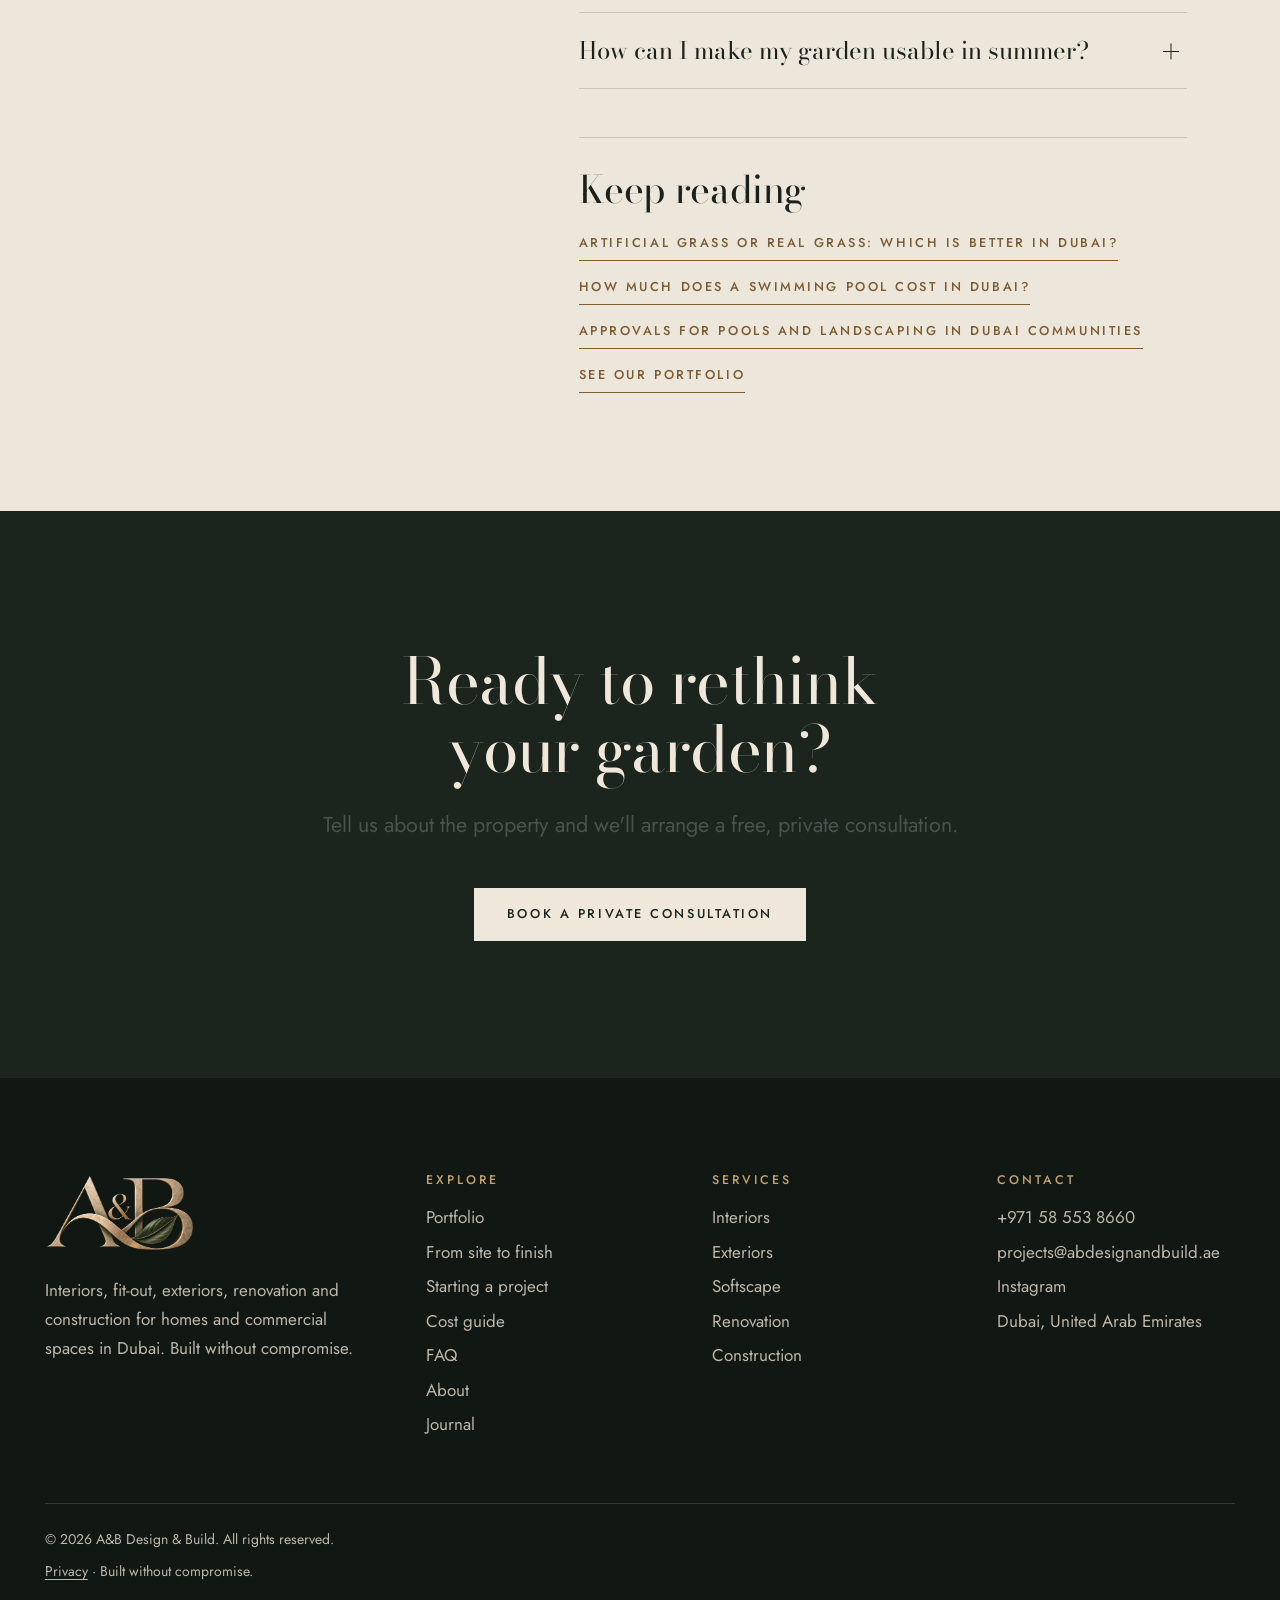
<file: journal/villa-landscaping-ideas-dubai.html>
<!doctype html>
<html lang="en">
<head>
  <meta charset="utf-8">
  <meta name="viewport" content="width=device-width, initial-scale=1">
  <title>Villa Landscaping Ideas: Arabian Ranches, Dubai Hills &amp; More | A&amp;B</title>
  <meta name="description" content="Garden and landscaping ideas for Dubai villas in Arabian Ranches, Dubai Hills Estate, Jumeirah Park and Palm Jumeirah: shade, planting, pools, paving and lighting.">
  <meta name="theme-color" content="#1C241E">
  <link rel="canonical" href="https://www.abdesignandbuild.ae/journal/villa-landscaping-ideas-dubai.html">
  <link rel="icon" href="../img/logo-ab.png" type="image/png">

  <meta property="og:type" content="article">
  <meta property="og:title" content="Villa landscaping ideas for Arabian Ranches, Dubai Hills and Jumeirah Park">
  <meta property="og:description" content="Garden and landscaping ideas for Dubai villas in Arabian Ranches, Dubai Hills Estate, Jumeirah Park and Palm Jumeirah: shade, planting, pools, paving and lighting.">
  <meta property="og:image" content="https://www.abdesignandbuild.ae/img/landscape-travertine-path.webp">
  <meta property="og:url" content="https://www.abdesignandbuild.ae/journal/villa-landscaping-ideas-dubai.html">
  <meta property="article:published_time" content="2026-10-20">

  <link rel="preconnect" href="https://fonts.googleapis.com">
  <link rel="preconnect" href="https://fonts.gstatic.com" crossorigin>
  <link rel="stylesheet" href="https://fonts.googleapis.com/css2?family=Bodoni+Moda:ital,opsz,wght@0,6..96,400..600;1,6..96,400&family=Jost:wght@400;500&display=swap">
  <link rel="stylesheet" href="../css/styles.css">

  <script type="application/ld+json">
{
  "@context": "https://schema.org",
  "@type": "BlogPosting",
  "headline": "Villa landscaping ideas for Arabian Ranches, Dubai Hills and Jumeirah Park",
  "description": "Garden and landscaping ideas for Dubai villas in Arabian Ranches, Dubai Hills Estate, Jumeirah Park and Palm Jumeirah: shade, planting, pools, paving and lighting.",
  "image": "https://www.abdesignandbuild.ae/img/landscape-travertine-path.webp",
  "datePublished": "2026-10-20",
  "dateModified": "2026-10-20",
  "inLanguage": "en",
  "mainEntityOfPage": "https://www.abdesignandbuild.ae/journal/villa-landscaping-ideas-dubai.html",
  "author": {
    "@type": "Organization",
    "name": "A&B Design & Build",
    "url": "https://www.abdesignandbuild.ae/"
  },
  "publisher": {
    "@type": "Organization",
    "name": "A&B Design & Build",
    "logo": {
      "@type": "ImageObject",
      "url": "https://www.abdesignandbuild.ae/img/logo-ab.png"
    }
  },
  "about": [
    "Landscape design",
    "Garden design",
    "Arabian Ranches",
    "Dubai Hills Estate",
    "Jumeirah Park",
    "Palm Jumeirah"
  ]
}
  </script>
  <script type="application/ld+json">
{
  "@context": "https://schema.org",
  "@type": "BreadcrumbList",
  "itemListElement": [
    {
      "@type": "ListItem",
      "position": 1,
      "name": "Home",
      "item": "https://www.abdesignandbuild.ae/"
    },
    {
      "@type": "ListItem",
      "position": 2,
      "name": "Journal",
      "item": "https://www.abdesignandbuild.ae/journal.html"
    },
    {
      "@type": "ListItem",
      "position": 3,
      "name": "Villa landscaping ideas",
      "item": "https://www.abdesignandbuild.ae/journal/villa-landscaping-ideas-dubai.html"
    }
  ]
}
  </script>
  <script type="application/ld+json">
{
  "@context": "https://schema.org",
  "@type": "FAQPage",
  "mainEntity": [
    {
      "@type": "Question",
      "name": "What plants grow well in Dubai villa gardens?",
      "acceptedAnswer": {
        "@type": "Answer",
        "text": "Date palms, bougainvillea, frangipani, olive trees and many tropical shrubs do well when they are planted in improved soil with good irrigation. The right choice depends on sun, shade and exposure, especially for coastal gardens on Palm Jumeirah."
      }
    },
    {
      "@type": "Question",
      "name": "Do I need approval to landscape my villa garden in Dubai?",
      "acceptedAnswer": {
        "@type": "Answer",
        "text": "Most master developers require approval for significant changes such as pools, pergolas, structures, boundary walls and changes to the front garden. Simple replanting within existing beds is often allowed without it, but always check your community's rules first."
      }
    },
    {
      "@type": "Question",
      "name": "How long does a villa landscaping project take?",
      "acceptedAnswer": {
        "@type": "Answer",
        "text": "A garden without a pool is usually quicker than one with a pool. Most villa pools take around three to four months from approved design to handover. Design and community approvals come before construction."
      }
    },
    {
      "@type": "Question",
      "name": "How can I make my garden usable in summer?",
      "acceptedAnswer": {
        "@type": "Answer",
        "text": "Plan the shade first, with a pergola, pavilion or trees over the main seating area. Then add pale stone surfaces, a pool with a chiller and a sun shelf, ceiling fans or misting, and lighting for evenings."
      }
    }
  ]
}
  </script>
</head>
<body>
  <svg width="0" height="0" style="position:absolute" aria-hidden="true" focusable="false">
    <symbol id="i-instagram" viewBox="0 0 24 24" fill="none" stroke="currentColor" stroke-width="1.5" stroke-linecap="round" stroke-linejoin="round"><rect x="2.5" y="2.5" width="19" height="19" rx="5"/><circle cx="12" cy="12" r="4.2"/><path d="M17.6 6.4h.01"/></symbol>
    <symbol id="i-whatsapp" viewBox="0 0 24 24" fill="currentColor"><path d="M17.47 14.38c-.3-.15-1.76-.87-2.03-.97-.27-.1-.47-.15-.67.15-.2.3-.77.97-.94 1.16-.17.2-.35.22-.64.08-.3-.15-1.26-.47-2.39-1.48-.88-.79-1.48-1.76-1.65-2.06-.17-.3-.02-.46.13-.6.13-.14.3-.35.45-.52.15-.18.2-.3.3-.5.1-.2.05-.37-.03-.52-.07-.15-.67-1.61-.92-2.2-.24-.58-.49-.5-.67-.51h-.57c-.2 0-.52.07-.79.37-.27.3-1.04 1.02-1.04 2.48 0 1.46 1.07 2.88 1.21 3.07.15.2 2.1 3.2 5.08 4.49.71.31 1.26.49 1.7.63.71.22 1.36.19 1.87.12.57-.09 1.76-.72 2-1.41.25-.7.25-1.29.18-1.42-.08-.12-.27-.2-.57-.34m-5.42 7.4h-.01a9.87 9.87 0 0 1-5.03-1.38l-.36-.21-3.74.98 1-3.65-.24-.37a9.86 9.86 0 0 1-1.51-5.26c0-5.45 4.44-9.88 9.89-9.88 2.64 0 5.12 1.03 6.99 2.9a9.83 9.83 0 0 1 2.89 6.99c0 5.45-4.44 9.88-9.89 9.88m8.41-18.3A11.82 11.82 0 0 0 12.05 0C5.5 0 .16 5.34.16 11.89c0 2.1.55 4.14 1.59 5.95L.06 24l6.3-1.65a11.88 11.88 0 0 0 5.68 1.45h.01c6.55 0 11.89-5.34 11.89-11.89 0-3.18-1.24-6.16-3.48-8.41Z"/></symbol>
    <symbol id="i-mail" viewBox="0 0 24 24" fill="none" stroke="currentColor" stroke-width="1.5" stroke-linecap="round" stroke-linejoin="round"><rect x="2.5" y="4.5" width="19" height="15" rx="1.5"/><path d="m21.5 6.5-8.6 6a1.6 1.6 0 0 1-1.8 0l-8.6-6"/></symbol>
    <symbol id="i-close" viewBox="0 0 24 24" fill="none" stroke="currentColor" stroke-width="1.5" stroke-linecap="round"><path d="M5 5l14 14M19 5L5 19"/></symbol>
  </svg>

  <a class="skip-link" href="#main">Skip to content</a>

  <a class="consult-bar" href="../index.html#contact"><span>Book a private design consultation</span></a>

  <header class="site-header is-static" data-header>
    <div class="container header-inner">
      <a class="brand" href="../index.html" aria-label="A&amp;B Design &amp; Build, home">
        <img src="../img/logo-ab.png" alt="" width="84" height="44">
        <span class="brand-word">Design<br>&amp; Build</span>
      </a>
      <nav class="primary-nav" aria-label="Main">
        <ul>
          <li><a href="../index.html#portfolio">Portfolio</a></li>
          <li><a href="../index.html#services">Services</a></li>
          <li><a href="../index.html#start">Process</a></li>
          <li><a href="../index.html#cost">Cost guide</a></li>
          <li><a href="../index.html#about">About</a></li>
          <li><a href="../journal.html" aria-current="page">Journal</a></li>
          <li><a href="../index.html#contact">Contact</a></li>
        </ul>
      </nav>
      <div class="header-social">
        <a class="icon-link" href="https://www.instagram.com/ab.designandbuild/" target="_blank" rel="noopener" aria-label="Instagram"><svg aria-hidden="true"><use href="#i-instagram"/></svg></a>
        <a class="icon-link" href="https://wa.me/971585538660" target="_blank" rel="noopener" aria-label="WhatsApp"><svg aria-hidden="true"><use href="#i-whatsapp"/></svg></a>
        <a class="icon-link" href="mailto:projects@abdesignandbuild.ae" aria-label="Email"><svg aria-hidden="true"><use href="#i-mail"/></svg></a>
      </div>
      <button class="menu-toggle" type="button" aria-expanded="false" aria-controls="mobile-menu" data-menu-open>
        Menu
        <span class="menu-toggle-lines" aria-hidden="true"><span></span><span></span></span>
      </button>
    </div>
  </header>

  <div class="mobile-menu" id="mobile-menu" data-menu aria-label="Menu" role="dialog" aria-modal="true">
    <div class="mobile-menu-top">
      <img src="../img/logo-ab.png" alt="A&amp;B Design &amp; Build" width="72" height="38">
      <button class="lightbox-btn" type="button" aria-label="Close menu" data-menu-close><svg aria-hidden="true"><use href="#i-close"/></svg></button>
    </div>
    <nav aria-label="Mobile">
      <ul>
        <li><a href="../index.html#portfolio">Portfolio</a></li>
        <li><a href="../index.html#services">Services</a></li>
        <li><a href="../index.html#transformations">From site to finish</a></li>
        <li><a href="../index.html#start">Process</a></li>
        <li><a href="../index.html#cost">Cost guide</a></li>
        <li><a href="../index.html#about">About</a></li>
        <li><a href="../index.html#faq">FAQ</a></li>
        <li><a href="../journal.html" aria-current="page">Journal</a></li>
        <li><a href="../index.html#contact">Contact</a></li>
      </ul>
    </nav>
    <div class="mobile-menu-foot">
      <a class="btn btn-ivory" href="../index.html#contact">Book a consultation</a>
      <div class="header-social">
        <a class="icon-link" href="https://www.instagram.com/ab.designandbuild/" target="_blank" rel="noopener" aria-label="Instagram"><svg aria-hidden="true"><use href="#i-instagram"/></svg></a>
        <a class="icon-link" href="https://wa.me/971585538660" target="_blank" rel="noopener" aria-label="WhatsApp"><svg aria-hidden="true"><use href="#i-whatsapp"/></svg></a>
        <a class="icon-link" href="mailto:projects@abdesignandbuild.ae" aria-label="Email"><svg aria-hidden="true"><use href="#i-mail"/></svg></a>
      </div>
    </div>
  </div>

  <main id="main" class="surface-light">
    <header class="container page-hero article-hero">
      <nav class="breadcrumb" aria-label="Breadcrumb">
        <ol>
          <li><a href="../index.html">Home</a></li>
          <li><a href="../journal.html">Journal</a></li>
          <li aria-current="page">Villa landscaping ideas</li>
        </ol>
      </nav>
      <p class="caps article-meta">Landscape · 8 min read</p>
      <h1>Villa landscaping ideas for Arabian Ranches, Dubai Hills and Jumeirah Park</h1>
      <p class="lead">Every Dubai community has its own architecture, plot sizes and conditions. A garden that feels right starts by working with them, not against them.</p>
    </header>

    <article class="post article-page" aria-label="Villa landscaping ideas for Arabian Ranches, Dubai Hills and Jumeirah Park">
      <div class="container post-grid">
        <div class="post-media">
          <img src="../img/landscape-travertine-path.webp" alt="A travertine garden path between clipped hedges and topiary in a villa garden" width="720" height="1280">
        </div>
        <div class="post-body article-body">
          <h2>Start with how you want to live outside</h2>
          <p>Before choosing a single plant or paving stone, decide what the garden is for. Family dinners outdoors? A pool the children can use all afternoon? A quiet place for morning coffee? A garden designed around real habits gets used. One designed around a picture often does not.</p>
          <p>In Dubai, two questions come first:</p>
          <ul>
            <li><strong>Where will the shade be between May and October?</strong> Shade decides where you can sit, so it should decide the layout.</li>
            <li><strong>Where does the evening light fall?</strong> Most outdoor living here happens after sunset, so the garden has to be designed for the night as well as the day.</li>
          </ul>

          <h2>Ideas by community</h2>
          <h3>Arabian Ranches</h3>
          <p>Arabian Ranches is one of Dubai's most established villa communities, and its Mediterranean and Spanish-influenced villas suit warm, textured gardens. Many gardens here are now mature and ready for renewal.</p>
          <ul>
            <li>Warm-toned natural stone, such as travertine, for paths and terraces, to match the render and roof tiles.</li>
            <li>Olive trees, bougainvillea and frangipani for a Mediterranean feel that copes with the heat.</li>
            <li>A shaded pergola or loggia off the living room, extending the house into the garden.</li>
            <li>Renewing older irrigation, lawns and overgrown planting, while keeping the mature trees that give the garden its character.</li>
          </ul>
          <h3>Dubai Hills Estate</h3>
          <p>The contemporary villas of Dubai Hills Estate call for cleaner lines and a more architectural garden.</p>
          <ul>
            <li>Large-format stone or porcelain paving that continues the line of the interior floor outside.</li>
            <li>Structured planting: clipped hedges, rows of grasses and a single sculptural specimen tree rather than many small ones.</li>
            <li>A linear pool or water feature aligned with the main living space.</li>
            <li>Concealed lighting that washes walls and trees rather than lighting the garden from above.</li>
          </ul>
          <h3>Jumeirah Park</h3>
          <p>Jumeirah Park is known for generous plots, which give room to create distinct areas within one garden.</p>
          <ul>
            <li>Zone the garden: a pool terrace, an outdoor kitchen and dining area, a lawn for the children and a quieter planted corner.</li>
            <li>Use planting and level changes to divide the zones, so the garden reveals itself as you walk through it.</li>
            <li>Plant mature palms and shade trees early, so they establish while the rest of the garden is built.</li>
          </ul>
          <h3>Palm Jumeirah and coastal villas</h3>
          <p>Beachfront gardens face salt-laden wind, sandy soil and strong reflected light.</p>
          <ul>
            <li>Choose salt- and wind-tolerant plants such as date palms, bougainvillea and seashore paspalum lawns, and shelter more delicate plants behind walls or hedges.</li>
            <li>Specify stone, metal and fixings that are suitable for a marine environment.</li>
            <li>Frame the sea view rather than blocking it: keep planting low towards the water and taller at the sides.</li>
          </ul>
          <p>Whatever the community, most changes to a villa garden need approval from the master developer first. Our guide to <a href="dubai-villa-pool-landscaping-approvals.html">pool and landscaping approvals in Dubai</a> explains what is involved.</p>

          <figure class="article-figure">
            <img src="../img/landscape-tropical-planting.webp" alt="Layered tropical planting with fan palms and broad-leaved plants beneath a mature tree" width="1280" height="960" loading="lazy">
            <figcaption>Layered planting, from ground cover up to a tree canopy, makes a garden feel established from the first day.</figcaption>
          </figure>

          <h2>Ten ideas that work in any Dubai garden</h2>
          <ol>
            <li><strong>A pergola or pavilion over the dining area</strong>, ideally with ceiling fans and lighting built in.</li>
            <li><strong>An outdoor kitchen</strong> in stone and weather-resistant materials, close enough to the house to be practical.</li>
            <li><strong>A sun shelf in the pool</strong>, with in-water loungers, so you can cool off without swimming. See <a href="swimming-pool-cost-dubai.html">what a pool costs in Dubai</a>.</li>
            <li><strong>Layered, climate-suited planting</strong>: trees, then shrubs, then ground cover, so the garden looks full and shades its own soil.</li>
            <li><strong>One specimen tree as a focal point</strong>, placed where it is seen from the main living room.</li>
            <li><strong>Pale natural stone underfoot</strong>, which stays cooler than dark surfaces in the sun.</li>
            <li><strong>Make use of the side returns.</strong> Narrow side gardens can become planted walkways rather than storage space.</li>
            <li><strong>Planted screens for privacy</strong> instead of higher walls, which communities rarely allow.</li>
            <li><strong>Lighting designed as a scheme</strong>: uplit trees, low path lights and underwater pool lighting.</li>
            <li><strong>Lawn sized to its use.</strong> Read <a href="artificial-grass-vs-real-grass-dubai.html">artificial or real grass in Dubai</a> before deciding.</li>
          </ol>

          <h2>Plan the garden as one project</h2>
          <p>The gardens that disappoint are usually built in stages by different companies: the pool by one, the paving by another, the planting last, with whatever budget is left. Designing pool, hardscape, softscape, shade and lighting together, and building them with one team, is what makes a garden feel resolved.</p>
          <div class="callout">
            <p>Our softscape is led by co-founder Banu, who selects each plant for the light, heat and water of the individual garden. <a href="../index.html#meet-banu">Meet Banu</a> or <a href="../index.html#exteriors">see our exterior services</a>.</p>
          </div>

          <section class="article-faq" aria-labelledby="faq-title">
            <h2 id="faq-title">Common questions</h2>
            <div class="faq-list">
            <details class="faq">
              <summary>What plants grow well in Dubai villa gardens?</summary>
              <p>Date palms, bougainvillea, frangipani, olive trees and many tropical shrubs do well when they are planted in improved soil with good irrigation. The right choice depends on sun, shade and exposure, especially for coastal gardens on Palm Jumeirah.</p>
            </details>
            <details class="faq">
              <summary>Do I need approval to landscape my villa garden in Dubai?</summary>
              <p>Most master developers require approval for significant changes such as pools, pergolas, structures, boundary walls and changes to the front garden. Simple replanting within existing beds is often allowed without it, but always check your community's rules first.</p>
            </details>
            <details class="faq">
              <summary>How long does a villa landscaping project take?</summary>
              <p>A garden without a pool is usually quicker than one with a pool. Most villa pools take around three to four months from approved design to handover. Design and community approvals come before construction.</p>
            </details>
            <details class="faq">
              <summary>How can I make my garden usable in summer?</summary>
              <p>Plan the shade first, with a pergola, pavilion or trees over the main seating area. Then add pale stone surfaces, a pool with a chiller and a sun shelf, ceiling fans or misting, and lighting for evenings.</p>
            </details>
            </div>
          </section>

          <aside class="related" aria-labelledby="related-title">
            <h2 id="related-title">Keep reading</h2>
            <ul>
            <li><a class="text-link" href="artificial-grass-vs-real-grass-dubai.html">Artificial grass or real grass: which is better in Dubai?</a></li>
            <li><a class="text-link" href="swimming-pool-cost-dubai.html">How much does a swimming pool cost in Dubai?</a></li>
            <li><a class="text-link" href="dubai-villa-pool-landscaping-approvals.html">Approvals for pools and landscaping in Dubai communities</a></li>
            <li><a class="text-link" href="../index.html#portfolio">See our portfolio</a></li>
            </ul>
          </aside>
        </div>
      </div>
    </article>

    <section class="section surface-dark" aria-labelledby="journal-cta">
      <div class="container" style="display:grid;gap:1.5rem;max-width:52rem;margin-inline:auto;text-align:center;justify-items:center">
        <h2 id="journal-cta">Ready to rethink your garden?</h2>
        <p class="lead">Tell us about the property and we'll arrange a free, private consultation.</p>
        <a class="btn btn-ivory" href="../index.html#contact">Book a private consultation</a>
      </div>
    </section>
  </main>

  <footer class="site-footer surface-deep">
    <div class="container">
      <div class="footer-grid">
        <div class="footer-brand">
          <img src="../img/logo-ab.png" alt="A&amp;B Design &amp; Build" width="150" height="78">
          <p>Interiors, fit-out, exteriors, renovation and construction for homes and commercial spaces in Dubai. Built without compromise.</p>
        </div>
        <div class="footer-col">
          <h2>Explore</h2>
          <ul>
            <li><a href="../index.html#portfolio">Portfolio</a></li>
            <li><a href="../index.html#transformations">From site to finish</a></li>
            <li><a href="../index.html#start">Starting a project</a></li>
            <li><a href="../index.html#cost">Cost guide</a></li>
            <li><a href="../index.html#faq">FAQ</a></li>
            <li><a href="../index.html#about">About</a></li>
            <li><a href="../journal.html">Journal</a></li>
          </ul>
        </div>
        <div class="footer-col">
          <h2>Services</h2>
          <ul>
            <li><a href="../index.html#interiors">Interiors</a></li>
            <li><a href="../index.html#exteriors">Exteriors</a></li>
            <li><a href="../index.html#softscape">Softscape</a></li>
            <li><a href="../index.html#renovation">Renovation</a></li>
            <li><a href="../index.html#construction">Construction</a></li>
          </ul>
        </div>
        <div class="footer-col">
          <h2>Contact</h2>
          <ul>
            <li><a href="tel:+971585538660">+971 58 553 8660</a></li>
            <li><a href="mailto:projects@abdesignandbuild.ae">projects@abdesignandbuild.ae</a></li>
            <li><a href="https://www.instagram.com/ab.designandbuild/" target="_blank" rel="noopener">Instagram</a></li>
            <li>Dubai, United Arab Emirates</li>
          </ul>
        </div>
      </div>
      <div class="footer-base">
        <p>© <span data-year>2026</span> A&amp;B Design &amp; Build. All rights reserved.</p>
        <p><a href="../privacy.html">Privacy</a> · Built without compromise.</p>
      </div>
    </div>
  </footer>

  <a class="wa-float" href="https://wa.me/971585538660" target="_blank" rel="noopener" aria-label="Message A&amp;B on WhatsApp"><svg aria-hidden="true"><use href="#i-whatsapp"/></svg></a>

  <script src="../js/main.js" defer></script>
</body>
</html>
</file>
<file: css/styles.css>
/* ==========================================================================
   A&B Design & Build — site styles
   Palette is taken from the brand mark: forest green, brushed bronze, travertine.
   ========================================================================== */

:root {
  /* Forest — the dark surfaces */
  --forest-950: #111712;
  --forest-900: #1C241E;
  --forest-800: #243028;
  --forest-700: #2F3D32;
  --leaf: #5E7B5E;

  /* Bronze — the metal of the monogram */
  --bronze-200: #E6CFA4;
  --bronze-400: #C4A270;   /* on dark surfaces: 6.7:1 on forest-900 */
  --bronze-700: #7A5B32;   /* on light surfaces: 5.0:1 on stone-100 */

  /* Travertine — the stone of the pool copings */
  --stone-50: #F6F1E9;
  --stone-100: #EDE6DA;
  --stone-200: #E2D8C8;
  --stone-300: #CFC3B0;

  /* Text */
  --ink: #1A201C;
  --ink-soft: #4A524B;
  --ivory: #EFE7DA;
  --ivory-soft: #BDB7AB;
  --line-dark: rgba(239, 231, 218, 0.16);
  --line-light: rgba(26, 32, 28, 0.16);

  /* Type */
  --serif: "Bodoni Moda", "Didot", "Bodoni 72", Georgia, serif;
  --sans: "Jost", "Futura", "Avenir Next", system-ui, sans-serif;

  --fs-small: 0.875rem;
  --fs-body: 1.0625rem;
  --fs-lead: clamp(1.15rem, 1.05rem + 0.4vw, 1.35rem);
  --fs-h3: clamp(1.5rem, 1.3rem + 0.8vw, 2rem);
  --fs-h2: clamp(2.35rem, 1.6rem + 3vw, 4.25rem);
  --fs-display: clamp(3rem, 1.6rem + 6.2vw, 7rem);

  /* Space (8pt rhythm, generous for a spacious luxury layout) */
  --space-1: 0.5rem;
  --space-2: 1rem;
  --space-3: 1.5rem;
  --space-4: 2rem;
  --space-5: 3rem;
  --space-6: 4rem;
  --space-7: 6rem;
  --space-8: clamp(5rem, 3rem + 7vw, 10rem);

  --gutter: clamp(1rem, 0.4rem + 3vw, 3.5rem);
  --max: 1320px;
  --header-h: 84px;
  --bar-h: 40px;

  --ease-out: cubic-bezier(0.22, 1, 0.36, 1);
  --dur-fast: 180ms;
  --dur: 320ms;

  --z-header: 40;
  --z-menu: 60;
  --z-dialog: 100;
}

/* ---------- Base ---------- */
*, *::before, *::after { box-sizing: border-box; }

html {
  -webkit-text-size-adjust: 100%;
  scroll-behavior: smooth;
  scroll-padding-top: calc(var(--header-h) + 8px);
}

body {
  margin: 0;
  background: var(--stone-100);
  color: var(--ink);
  font-family: var(--sans);
  font-size: var(--fs-body);
  font-weight: 400;
  line-height: 1.7;
  text-rendering: optimizeLegibility;
  -webkit-font-smoothing: antialiased;
}

img { display: block; max-width: 100%; height: auto; }
a { color: inherit; }
button, input, select, textarea { font: inherit; color: inherit; }
button { cursor: pointer; }

h1, h2, h3 {
  margin: 0;
  font-family: var(--serif);
  font-weight: 400;
  line-height: 1.06;
  letter-spacing: -0.01em;
  text-wrap: balance;
}
h2 { font-size: var(--fs-h2); }
h3 { font-size: var(--fs-h3); line-height: 1.15; }
p { margin: 0 0 1em; text-wrap: pretty; }

:focus-visible {
  outline: 2px solid var(--bronze-400);
  outline-offset: 3px;
}
.surface-light :focus-visible { outline-color: var(--bronze-700); }

.visually-hidden {
  position: absolute !important;
  width: 1px; height: 1px;
  overflow: hidden; clip: rect(0 0 0 0);
  white-space: nowrap;
}

.skip-link {
  position: absolute;
  left: var(--space-2);
  top: -100px;
  z-index: 200;
  padding: 0.75rem 1.25rem;
  background: var(--ivory);
  color: var(--forest-900);
}
.skip-link:focus { top: var(--space-2); }

/* ---------- Layout helpers ---------- */
.container {
  width: 100%;
  max-width: var(--max);
  margin-inline: auto;
  padding-inline: var(--gutter);
}

.section { padding-block: var(--space-8); }

.surface-dark { background: var(--forest-900); color: var(--ivory); }
.surface-deep { background: var(--forest-950); color: var(--ivory); }
.surface-light { background: var(--stone-100); color: var(--ink); }
.surface-stone { background: var(--stone-200); color: var(--ink); }

/* Tracked capitals: the brand mark's own "INTERIORS | EXTERIORS" voice.
   Used for navigation and capability lists only. */
.caps {
  font-family: var(--sans);
  font-size: 0.78rem;
  font-weight: 500;
  letter-spacing: 0.24em;
  text-transform: uppercase;
}

.lead {
  font-size: var(--fs-lead);
  line-height: 1.6;
  max-width: 34em;
}
.surface-dark .lead, .surface-deep .lead { color: var(--ivory-soft); }
.surface-light .lead, .surface-stone .lead { color: var(--ink-soft); }

.section-head {
  display: grid;
  gap: var(--space-3);
  margin-bottom: var(--space-6);
  max-width: 52rem;
}

/* ---------- Buttons ---------- */
.btn {
  display: inline-flex;
  align-items: center;
  justify-content: center;
  gap: 0.75rem;
  min-height: 52px;
  padding: 0.9rem 2rem;
  border: 1px solid transparent;
  border-radius: 0;
  font-size: 0.8rem;
  font-weight: 500;
  letter-spacing: 0.2em;
  text-transform: uppercase;
  text-decoration: none;
  transition: background-color var(--dur-fast) ease, color var(--dur-fast) ease, border-color var(--dur-fast) ease;
  touch-action: manipulation;
}
.btn-ivory { background: var(--ivory); color: var(--forest-900); }
.btn-ivory:hover { background: var(--bronze-200); }
.btn-bronze { background: var(--bronze-400); color: var(--forest-950); }
.btn-bronze:hover { background: var(--bronze-200); }
.btn-forest { background: var(--forest-900); color: var(--ivory); }
.btn-forest:hover { background: var(--forest-700); }
.btn-outline-light { border-color: rgba(239, 231, 218, 0.5); color: var(--ivory); }
.btn-outline-light:hover { border-color: var(--ivory); background: rgba(239, 231, 218, 0.08); }
.btn-outline-dark { border-color: rgba(26, 32, 28, 0.4); color: var(--ink); }
.btn-outline-dark:hover { border-color: var(--ink); }

.text-link {
  display: inline-block;
  padding-block: 0.4rem;
  border-bottom: 1px solid currentColor;
  font-size: 0.8rem;
  font-weight: 500;
  letter-spacing: 0.2em;
  text-transform: uppercase;
  text-decoration: none;
  transition: color var(--dur-fast) ease;
}
.text-link:hover { color: var(--bronze-400); }
.surface-light .text-link:hover, .surface-stone .text-link:hover { color: var(--bronze-700); }
.text-link-btn {
  min-height: 44px;
  background: none;
  border: 0;
  border-bottom: 1px solid currentColor;
  border-radius: 0;
  color: inherit;
}

/* ---------- Consultation bar ---------- */
.consult-bar {
  display: flex;
  align-items: center;
  justify-content: center;
  height: var(--bar-h);
  padding: 0 var(--gutter);
  background: var(--forest-950);
  color: var(--ivory);
  text-align: center;
  text-decoration: none;
  font-size: 0.74rem;
  font-weight: 500;
  letter-spacing: 0.22em;
  text-transform: uppercase;
}
.consult-bar span { border-bottom: 1px solid transparent; transition: border-color var(--dur-fast); }
.consult-bar:hover span { border-color: var(--bronze-400); }

/* ---------- Header ---------- */
.site-header {
  position: sticky;
  top: 0;
  z-index: var(--z-header);
  height: var(--header-h);
  margin-bottom: calc(var(--header-h) * -1);
  color: var(--ivory);
  transition: background-color var(--dur) ease, box-shadow var(--dur) ease;
}
.site-header.is-solid,
.site-header.is-static {
  background: rgba(17, 23, 18, 0.94);
  -webkit-backdrop-filter: blur(10px);
  backdrop-filter: blur(10px);
  box-shadow: 0 1px 0 var(--line-dark);
}
.site-header.is-static { margin-bottom: 0; }

.header-inner {
  display: flex;
  align-items: center;
  justify-content: space-between;
  gap: var(--space-4);
  height: 100%;
}

.brand {
  display: inline-flex;
  align-items: center;
  gap: 0.9rem;
  text-decoration: none;
  color: var(--ivory);
}
.brand img { width: 84px; height: auto; }
.brand-word {
  padding-left: 0.9rem;
  border-left: 1px solid var(--line-dark);
  font-size: 0.72rem;
  font-weight: 500;
  letter-spacing: 0.32em;
  text-transform: uppercase;
  line-height: 1.5;
}

.primary-nav ul {
  display: flex;
  gap: clamp(1.25rem, 2.2vw, 2.5rem);
  margin: 0;
  padding: 0;
  list-style: none;
}
.primary-nav a {
  position: relative;
  display: inline-block;
  padding-block: 0.6rem;
  text-decoration: none;
  font-size: 0.76rem;
  font-weight: 500;
  letter-spacing: 0.2em;
  text-transform: uppercase;
}
.primary-nav a::after {
  content: "";
  position: absolute;
  left: 0; right: 0; bottom: 0.3rem;
  height: 1px;
  background: var(--bronze-400);
  transform: scaleX(0);
  transform-origin: left;
  transition: transform var(--dur) var(--ease-out);
}
.primary-nav a:hover::after,
.primary-nav a[aria-current="page"]::after { transform: scaleX(1); }

.header-social {
  display: flex;
  align-items: center;
  gap: 0.25rem;
}
.icon-link {
  display: inline-grid;
  place-items: center;
  width: 44px;
  height: 44px;
  color: inherit;
  transition: color var(--dur-fast);
}
.icon-link:hover { color: var(--bronze-400); }
.icon-link svg { width: 20px; height: 20px; }

.menu-toggle {
  display: none;
  align-items: center;
  gap: 0.75rem;
  min-height: 44px;
  padding: 0 0.25rem;
  background: none;
  border: 0;
  color: var(--ivory);
  font-size: 0.74rem;
  font-weight: 500;
  letter-spacing: 0.22em;
  text-transform: uppercase;
}
.menu-toggle-lines { display: grid; gap: 6px; width: 26px; }
.menu-toggle-lines span { height: 1px; background: currentColor; }

/* Mobile menu */
.mobile-menu {
  position: fixed;
  inset: 0;
  z-index: var(--z-menu);
  display: flex;
  flex-direction: column;
  padding: var(--space-3) var(--gutter) var(--space-5);
  background: var(--forest-950);
  color: var(--ivory);
  opacity: 0;
  visibility: hidden;
  transition: opacity var(--dur) ease, visibility 0s linear var(--dur);
}
.mobile-menu.is-open {
  opacity: 1;
  visibility: visible;
  transition: opacity var(--dur) ease;
}
.mobile-menu-top {
  display: flex;
  justify-content: space-between;
  align-items: center;
  min-height: 56px;
}
.mobile-menu nav { margin-top: var(--space-5); }
.mobile-menu ul { margin: 0; padding: 0; list-style: none; }
.mobile-menu li + li { border-top: 1px solid var(--line-dark); }
.mobile-menu nav a {
  display: block;
  padding: 0.9rem 0;
  font-family: var(--serif);
  font-size: 2rem;
  line-height: 1.2;
  text-decoration: none;
}
.mobile-menu-foot {
  margin-top: auto;
  display: grid;
  gap: var(--space-3);
}
.mobile-menu-foot .header-social { margin-left: -0.6rem; }

@media (max-width: 1080px) {
  .primary-nav, .site-header .header-social { display: none; }
  .menu-toggle { display: inline-flex; }
}
@media (max-width: 520px) {
  .brand-word { display: none; }
  .brand img { width: 72px; }
}

/* ---------- Hero ---------- */
.hero {
  position: relative;
  min-height: calc(100svh - var(--bar-h));
  display: grid;
  align-items: center;
  overflow: hidden;
  background: var(--forest-950);
  color: var(--ivory);
  text-align: center;
  isolation: isolate;
}
.hero-media {
  position: absolute;
  inset: 0;
  z-index: -2;
}
/* Slow crossfade between real project photos, each with a gentle push-in */
.hero-slide {
  position: absolute;
  inset: 0;
  width: 100%;
  height: 100%;
  object-fit: cover;
  object-position: 50% 60%;
  opacity: 0;
  transform: scale(1);
  transition: opacity 1.8s ease;
}
.hero-slide.is-active {
  opacity: 1;
  animation: hero-push 9s linear forwards;
}
.hero-slide.was-active { transform: scale(1.04); }
@keyframes hero-push { from { transform: scale(1); } to { transform: scale(1.04); } }
/* Wide photos on landscape screens, tall photos on portrait screens */
.hero-tall { display: none; }
@media (max-aspect-ratio: 1/1) {
  .hero-wide { display: none; }
  .hero-tall { display: block; }
}
/* An even veil, as in the Foxterra reference, so centred type reads anywhere on the photo */
.hero::before {
  content: "";
  position: absolute;
  inset: 0;
  z-index: -1;
  background:
    radial-gradient(ellipse at 50% 55%, rgba(17, 23, 18, 0.3) 0%, rgba(17, 23, 18, 0.5) 100%),
    linear-gradient(to bottom, rgba(17, 23, 18, 0.35) 0%, rgba(17, 23, 18, 0) 30%);
}

.hero-content {
  min-width: 0;
  display: grid;
  justify-items: center;
  padding-top: calc(var(--header-h) + var(--space-5));
  padding-bottom: var(--space-6);
}
.hero-kicker {
  margin: 0 0 var(--space-3);
  font-family: var(--serif);
  font-size: clamp(1rem, 0.85rem + 0.7vw, 1.5rem);
  letter-spacing: 0.08em;
  text-transform: uppercase;
  color: var(--bronze-200);
  opacity: 0;
  animation: fade 1s ease 0.1s forwards;
}
.hero h1 {
  font-size: var(--fs-display);
  line-height: 0.98;
  letter-spacing: -0.02em;
}
.hero-line { display: block; overflow: hidden; padding-bottom: 0.08em; }
.hero-line > span {
  display: block;
  transform: translateY(105%);
  animation: rise 1.1s var(--ease-out) forwards;
}
.hero-line:nth-child(2) > span { animation-delay: 0.12s; font-style: italic; }
.hero-sub {
  max-width: 36rem;
  margin: var(--space-4) auto var(--space-5);
  font-size: var(--fs-lead);
  line-height: 1.6;
  color: rgba(239, 231, 218, 0.88);
  opacity: 0;
  animation: fade 1s ease 0.6s forwards;
}
.hero-actions {
  display: flex;
  flex-wrap: wrap;
  justify-content: center;
  align-items: center;
  gap: var(--space-3) var(--space-4);
  opacity: 0;
  animation: fade 1s ease 0.8s forwards;
}
.hero-actions .btn { min-width: min(100%, 22rem); }
/* Frosted rail on the right, after the Cedar Springs reference */
.hero-rail {
  position: absolute;
  top: var(--header-h);
  right: 0;
  bottom: 0;
  width: clamp(88px, 7vw, 120px);
  display: none;
  flex-direction: column;
  align-items: center;
  justify-content: flex-end;
  gap: var(--space-4);
  padding-block: var(--space-5);
  background: rgba(239, 231, 218, 0.08);
  -webkit-backdrop-filter: blur(14px);
  backdrop-filter: blur(14px);
  border-left: 1px solid var(--line-dark);
}
.hero-rail a {
  display: flex;
  flex-direction: column;
  align-items: center;
  gap: 1rem;
  text-decoration: none;
  color: var(--ivory);
}
.hero-rail .rail-text {
  writing-mode: vertical-rl;
  font-size: 0.72rem;
  font-weight: 500;
  letter-spacing: 0.3em;
  text-transform: uppercase;
}
.hero-rail .rail-line {
  width: 1px;
  height: 72px;
  background: linear-gradient(var(--ivory), transparent);
}
@media (min-width: 1081px) {
  .hero-rail { display: flex; }
}

@keyframes hero-settle { to { transform: scale(1); } }
@keyframes rise { to { transform: translateY(0); } }
@keyframes fade { to { opacity: 1; } }

/* ---------- Intro / vision ---------- */
.vision-grid {
  display: grid;
  gap: var(--space-5);
}
.vision-grid h2 { max-width: 12ch; }
.vision-copy { max-width: 36rem; color: var(--ink-soft); }
.vision-copy p:first-child { color: var(--ink); font-size: var(--fs-lead); line-height: 1.6; }
.vision-sign {
  display: flex;
  align-items: center;
  gap: var(--space-3);
  margin-top: var(--space-4);
  padding-top: var(--space-3);
  border-top: 1px solid var(--line-light);
}
.vision-sign img { width: 64px; height: 64px; padding: 10px 6px; object-fit: contain; background: var(--forest-900); border-radius: 50%; box-sizing: content-box; }
.vision-sign p { margin: 0; line-height: 1.5; }
.vision-sign strong { display: block; font-family: var(--serif); font-weight: 400; font-size: 1.25rem; color: var(--ink); }
@media (min-width: 900px) {
  .vision-grid { grid-template-columns: 1.1fr 1fr; align-items: end; gap: var(--space-7); }
}

/* ---------- Services ---------- */
.pillars { display: grid; gap: var(--space-8); }
.pillar {
  display: grid;
  gap: var(--space-4);
  align-items: center;
}
.pillar-media {
  position: relative;
  overflow: hidden;
  aspect-ratio: 4 / 5;
  background: var(--forest-800);
}
.pillar-media img { width: 100%; height: 100%; object-fit: cover; }
.pillar-body { max-width: 34rem; }
.pillar-kicker { margin: 0 0 var(--space-2); color: var(--bronze-400); }
.pillar-body h3 { font-size: clamp(2rem, 1.5rem + 2vw, 3.25rem); margin-bottom: var(--space-3); }
.pillar-body .lead { margin-bottom: var(--space-4); }
.capabilities {
  display: grid;
  grid-template-columns: repeat(auto-fit, minmax(13rem, 1fr));
  margin: 0;
  padding: 0;
  list-style: none;
  border-top: 1px solid var(--line-dark);
}
.capabilities li {
  padding: 0.85rem 0;
  border-bottom: 1px solid var(--line-dark);
  color: var(--ivory);
}
@media (min-width: 900px) {
  .pillar { grid-template-columns: 1fr 1fr; gap: var(--space-7); }
  .pillar-media { aspect-ratio: 5 / 6; }
  .pillar:nth-child(even) .pillar-media { order: 2; }
}

/* ---------- From site to finish ---------- */
.site-stages {
  display: grid;
  gap: var(--space-6);
  margin: 0;
  padding: 0;
  list-style: none;
  counter-reset: stage-sf;
}
.site-stage { counter-increment: stage-sf; }
.site-stage-photos {
  display: grid;
  grid-template-columns: 1fr 1fr;
  gap: var(--space-1);
  margin-bottom: var(--space-3);
}
.site-stage-photos img {
  width: 100%;
  aspect-ratio: 3 / 4;
  object-fit: cover;
  background: var(--stone-300);
}
.site-stage h3 { display: flex; align-items: baseline; gap: 0.75rem; margin-bottom: var(--space-2); }
.site-stage h3::before {
  content: counter(stage-sf);
  font-size: 0.85em;
  color: var(--bronze-700);
  font-variation-settings: "opsz" 11;
}
.site-stage p { margin: 0; color: var(--ink-soft); max-width: 30rem; }
.site-note { margin: var(--space-5) 0 0; font-size: var(--fs-small); color: var(--ink-soft); }
@media (min-width: 960px) {
  .site-stages { grid-template-columns: repeat(3, 1fr); gap: var(--space-4); }
}
/* ---------- Getting started (4 steps) ---------- */
.steps {
  display: grid;
  gap: 0;
  margin: 0;
  padding: 0;
  list-style: none;
  counter-reset: step;
  border-top: 1px solid var(--line-light);
}
.step {
  display: grid;
  grid-template-columns: 4.5rem 1fr;
  gap: var(--space-3);
  padding-block: var(--space-4);
  border-bottom: 1px solid var(--line-light);
  counter-increment: step;
}
.step::before {
  content: counter(step);
  font-family: var(--serif);
  font-size: 3.5rem;
  line-height: 0.9;
  color: var(--bronze-700);
  /* Text optical size keeps the hairline of the 4 visible at display sizes */
  font-variation-settings: "opsz" 11;
}
.step h3 { margin-bottom: var(--space-2); }
.step p { margin: 0; color: var(--ink-soft); }
.steps-cta { margin-top: var(--space-5); display: flex; flex-wrap: wrap; align-items: center; gap: var(--space-3) var(--space-4); }
@media (min-width: 1000px) {
  .steps { grid-template-columns: repeat(4, 1fr); border-top: 0; }
  .step {
    grid-template-columns: 1fr;
    grid-template-rows: auto 1fr;
    gap: var(--space-4);
    padding: var(--space-4) var(--space-4) var(--space-2) 0;
    border-bottom: 0;
    border-top: 1px solid var(--line-light);
  }
  .step + .step { padding-left: var(--space-4); border-left: 1px solid var(--line-light); }
  .step::before { font-size: 5rem; }
}

/* ---------- Portfolio ---------- */
.portfolio-head {
  display: grid;
  gap: var(--space-4);
  margin-bottom: var(--space-5);
}
.experience-note {
  max-width: 40rem;
  padding-left: var(--space-3);
  border-left: 1px solid var(--bronze-400);
  color: var(--ivory-soft);
  font-size: var(--fs-small);
}
.experience-note strong { color: var(--ivory); font-weight: 500; }
.filters { display: flex; flex-wrap: wrap; gap: var(--space-1); }
.filter {
  min-height: 44px;
  padding: 0.55rem 1.2rem;
  background: transparent;
  border: 1px solid var(--line-dark);
  color: var(--ivory);
  font-size: 0.76rem;
  font-weight: 500;
  letter-spacing: 0.18em;
  text-transform: uppercase;
  transition: background-color var(--dur-fast), border-color var(--dur-fast), color var(--dur-fast);
}
.filter:hover { border-color: var(--ivory); }
.filter[aria-pressed="true"] { background: var(--ivory); color: var(--forest-900); border-color: var(--ivory); }
.filter-count { margin-left: 0.5em; opacity: 0.6; }

.gallery {
  columns: 1;
  column-gap: var(--space-2);
}
.gallery-item {
  break-inside: avoid;
  margin: 0 0 var(--space-2);
}
.gallery-item[hidden] { display: none; }
.gallery-btn {
  position: relative;
  display: block;
  width: 100%;
  padding: 0;
  border: 0;
  background: var(--forest-800);
  overflow: hidden;
  text-align: left;
}
.gallery-btn img {
  width: 100%;
  transition: transform 900ms var(--ease-out), opacity var(--dur);
}
.gallery-btn:hover img { transform: scale(1.03); }
.gallery-cap {
  position: absolute;
  left: 0; right: 0; bottom: 0;
  padding: 2.5rem 1rem 0.85rem;
  background: linear-gradient(to top, rgba(17, 23, 18, 0.8), transparent);
  color: var(--ivory);
  font-size: 0.85rem;
  line-height: 1.4;
  opacity: 0;
  transform: translateY(6px);
  transition: opacity var(--dur), transform var(--dur) var(--ease-out);
}
.gallery-btn:hover .gallery-cap,
.gallery-btn:focus-visible .gallery-cap { opacity: 1; transform: none; }
@media (hover: none) { .gallery-cap { opacity: 1; transform: none; } }
.gallery-more { display: flex; justify-content: center; margin-top: var(--space-5); }
@media (min-width: 640px) { .gallery { columns: 2; } }
@media (min-width: 1024px) { .gallery { columns: 3; } }

/* Lightbox */
.lightbox {
  width: 100vw;
  max-width: 100vw;
  height: 100dvh;
  max-height: 100dvh;
  margin: 0;
  padding: 0;
  border: 0;
  background: rgba(17, 23, 18, 0.97);
  color: var(--ivory);
}
.lightbox::backdrop { background: rgba(17, 23, 18, 0.9); }
.lightbox[open] { display: grid; grid-template-rows: auto 1fr auto; }
.lightbox-top, .lightbox-bottom {
  display: flex;
  align-items: center;
  justify-content: space-between;
  gap: var(--space-2);
  padding: var(--space-2) var(--gutter);
}
.lightbox-figure {
  display: grid;
  place-items: center;
  min-height: 0;
  margin: 0;
  padding: 0 var(--gutter);
}
.lightbox-figure img {
  max-width: 100%;
  max-height: 100%;
  object-fit: contain;
}
.lightbox-btn {
  display: inline-grid;
  place-items: center;
  width: 48px;
  height: 48px;
  background: transparent;
  border: 1px solid var(--line-dark);
  color: var(--ivory);
  transition: border-color var(--dur-fast);
}
.lightbox-btn:hover { border-color: var(--ivory); }
.lightbox-btn svg { width: 22px; height: 22px; }
.lightbox-caption { margin: 0; font-size: var(--fs-small); color: var(--ivory-soft); }
.lightbox-count { font-size: var(--fs-small); color: var(--ivory-soft); }
.lightbox-nav { display: flex; gap: var(--space-1); }

/* ---------- How we work + Standard ---------- */
.process-grid { display: grid; gap: var(--space-6); }
.process-intro h2 { margin-bottom: var(--space-3); }
.stages {
  margin: 0;
  padding: 0;
  list-style: none;
  counter-reset: stage;
}
.stage {
  display: grid;
  grid-template-columns: 3.5rem 1fr;
  gap: var(--space-2);
  padding-block: var(--space-3);
  border-top: 1px solid var(--line-light);
  counter-increment: stage;
}
.stage:last-child { border-bottom: 1px solid var(--line-light); }
.stage::before {
  content: counter(stage, decimal-leading-zero);
  padding-top: 0.35rem;
  font-size: 0.85rem;
  font-weight: 500;
  letter-spacing: 0.12em;
  color: var(--bronze-700);
}
.stage h3 { font-size: 1.6rem; margin-bottom: 0.35rem; }
.stage p { margin: 0; color: var(--ink-soft); }
@media (min-width: 960px) {
  .process-grid { grid-template-columns: 0.9fr 1.1fr; gap: var(--space-7); }
  .process-intro { position: sticky; top: calc(var(--header-h) + var(--space-5)); align-self: start; }
}

.standard { margin-top: var(--space-8); }
.standard-panel {
  display: grid;
  gap: var(--space-5);
  padding: clamp(2rem, 1rem + 5vw, 5rem);
  background: var(--forest-900);
  color: var(--ivory);
}
.standard-panel h2 { font-size: clamp(2rem, 1.4rem + 2.6vw, 3.5rem); max-width: 14ch; }
.principles { margin: 0; display: grid; }
.principle {
  display: grid;
  gap: 0.35rem;
  padding-block: var(--space-3);
  border-top: 1px solid var(--line-dark);
}
.principle dt { font-family: var(--serif); font-size: 1.5rem; line-height: 1.2; }
.principle dd { margin: 0; color: var(--ivory-soft); }
@media (min-width: 960px) {
  .standard-panel { grid-template-columns: 0.8fr 1.2fr; gap: var(--space-7); }
  .principle { grid-template-columns: 11rem 1fr; gap: var(--space-4); align-items: baseline; }
}

/* ---------- About ---------- */
.about-head { max-width: 56rem; margin-bottom: var(--space-6); }
.about-head h2 { margin-bottom: var(--space-3); }
.founders { display: grid; gap: var(--space-2); }
.founder {
  display: grid;
  align-content: start;
  gap: var(--space-2);
  padding: var(--space-5) var(--space-4);
  background: var(--forest-800);
}
.founder-mark {
  font-family: var(--serif);
  font-size: 4.5rem;
  line-height: 1;
  color: var(--bronze-400);
}
.founder h3 { font-size: 2.25rem; }
.founder-photo {
  width: 100%;
  aspect-ratio: 4 / 5;
  object-fit: cover;
  margin-bottom: var(--space-2);
  background: var(--forest-700);
}
.founder-role { margin: 0; color: var(--bronze-200); }
.founder p:last-child { margin: 0; color: var(--ivory-soft); }
.founder-team { background: transparent; border: 1px solid var(--line-dark); }
.detail-promise {
  display: grid;
  gap: var(--space-2);
  max-width: 52rem;
  margin: var(--space-6) auto 0;
  padding: var(--space-5) clamp(1.25rem, 1rem + 3vw, 3.5rem);
  border-top: 1px solid var(--bronze-400);
  border-bottom: 1px solid var(--bronze-400);
  text-align: center;
}
.detail-promise h3 {
  font-size: clamp(1.9rem, 1.4rem + 2vw, 3rem);
  line-height: 1.12;
  color: var(--bronze-200);
}
.detail-promise p { margin: 0 auto; max-width: 40rem; color: var(--ivory-soft); font-size: var(--fs-lead); line-height: 1.6; }
.about-quote {
  margin: var(--space-6) auto 0;
  max-width: 48rem;
  text-align: center;
  font-family: var(--serif);
  font-style: italic;
  font-size: clamp(1.5rem, 1.2rem + 1.2vw, 2.25rem);
  line-height: 1.3;
}
@media (min-width: 900px) { .founders { grid-template-columns: repeat(2, 1fr); max-width: 60rem; margin-inline: auto; } }

/* ---------- Areas ---------- */
.areas-grid { display: grid; gap: var(--space-5); }
.areas {
  display: grid;
  margin: 0;
  padding: 0;
  list-style: none;
  border-top: 1px solid var(--line-light);
}
.areas li {
  padding-block: 0.9rem;
  border-bottom: 1px solid var(--line-light);
  font-family: var(--serif);
  font-size: clamp(1.25rem, 1.1rem + 0.6vw, 1.6rem);
  line-height: 1.3;
}
@media (min-width: 640px) { .areas { grid-template-columns: 1fr 1fr; column-gap: var(--space-5); } }
@media (min-width: 960px) { .areas-grid { grid-template-columns: 0.8fr 1.2fr; gap: var(--space-7); } }

/* ---------- Journal ---------- */
.journal-head {
  display: flex;
  flex-wrap: wrap;
  align-items: end;
  justify-content: space-between;
  gap: var(--space-3);
  margin-bottom: var(--space-5);
}
.articles { display: grid; gap: var(--space-5) var(--space-3); }
.article-card { display: grid; gap: var(--space-2); align-content: start; }
.article-card a { text-decoration: none; }
.article-media { overflow: hidden; aspect-ratio: 4 / 3; background: var(--stone-300); }
.article-media img { width: 100%; height: 100%; object-fit: cover; transition: transform 900ms var(--ease-out); }
.article-card a:hover img { transform: scale(1.03); }
.article-meta { margin: var(--space-1) 0 0; color: var(--bronze-700); }
.article-card h3 { font-size: 1.6rem; }
.article-card a:hover h3 { text-decoration: underline; text-decoration-thickness: 1px; text-underline-offset: 0.2em; }
.article-card p { margin: 0; color: var(--ink-soft); }
@media (min-width: 900px) { .articles { grid-template-columns: repeat(3, 1fr); } }

/* ---------- Contact ---------- */
.contact-grid { display: grid; gap: var(--space-6); }
.contact-intro h2 { margin-bottom: var(--space-4); }
.contact-lines { margin: var(--space-5) 0 0; display: grid; gap: 0; }
.contact-line {
  display: grid;
  gap: 0.25rem;
  padding-block: var(--space-2);
  border-top: 1px solid var(--line-dark);
}
.contact-line dt { color: var(--bronze-400); }
.contact-line dd { margin: 0; font-size: 1.15rem; }
.contact-line a { text-decoration: none; border-bottom: 1px solid transparent; transition: border-color var(--dur-fast); }
.contact-line a:hover { border-color: var(--bronze-400); }

.form { display: grid; gap: var(--space-3); }
.form-row { display: grid; gap: var(--space-3); }
@media (min-width: 640px) { .form-row { grid-template-columns: 1fr 1fr; } }
.field { display: grid; gap: 0.4rem; }
.field label, .field legend {
  padding: 0;
  font-size: 0.78rem;
  font-weight: 500;
  letter-spacing: 0.16em;
  text-transform: uppercase;
  color: var(--ivory);
}
.field .req { color: var(--bronze-400); }
.field input, .field select, .field textarea {
  width: 100%;
  min-height: 52px;
  padding: 0.8rem 1rem;
  background: rgba(239, 231, 218, 0.05);
  border: 1px solid rgba(239, 231, 218, 0.28);
  border-radius: 0;
  color: var(--ivory);
  font-size: 1rem;
  transition: border-color var(--dur-fast), background-color var(--dur-fast);
}
.field select {
  appearance: none;
  background-image: url("data:image/svg+xml,%3Csvg xmlns='http://www.w3.org/2000/svg' viewBox='0 0 24 24' fill='none' stroke='%23EFE7DA' stroke-width='1.5'%3E%3Cpath d='M6 9l6 6 6-6'/%3E%3C/svg%3E");
  background-repeat: no-repeat;
  background-position: right 1rem center;
  background-size: 18px;
  padding-right: 3rem;
}
.field select option { background: var(--forest-900); color: var(--ivory); }
.field textarea { min-height: 140px; resize: vertical; }
.field input:hover, .field select:hover, .field textarea:hover { border-color: rgba(239, 231, 218, 0.5); }
.field input:focus, .field select:focus, .field textarea:focus {
  outline: none;
  border-color: var(--bronze-400);
  background: rgba(239, 231, 218, 0.08);
}
.field input::placeholder, .field textarea::placeholder { color: rgba(239, 231, 218, 0.45); }
.field-hint { font-size: var(--fs-small); color: var(--ivory-soft); }
.field-error { font-size: var(--fs-small); color: #F2B8A0; }
.field-error:empty { display: none; }
.field [aria-invalid="true"] { border-color: #F2B8A0; }

.chips { display: flex; flex-wrap: wrap; gap: var(--space-1); margin: 0; padding: 0; border: 0; }
.chips legend { margin-bottom: 0.4rem; }
.chip { position: relative; }
.chip input { position: absolute; opacity: 0; width: 1px; height: 1px; }
.chip span {
  display: inline-flex;
  align-items: center;
  min-height: 44px;
  padding: 0.5rem 1.1rem;
  border: 1px solid rgba(239, 231, 218, 0.28);
  font-size: 0.9rem;
  cursor: pointer;
  transition: background-color var(--dur-fast), border-color var(--dur-fast), color var(--dur-fast);
}
.chip span:hover { border-color: var(--ivory); }
.chip input:checked + span { background: var(--ivory); color: var(--forest-900); border-color: var(--ivory); }
.chip input:focus-visible + span { outline: 2px solid var(--bronze-400); outline-offset: 3px; }

.form-summary {
  padding: var(--space-2) var(--space-3);
  border: 1px solid #F2B8A0;
  color: var(--ivory);
}
.form-summary[hidden] { display: none; }
.form-summary h3 { font-family: var(--sans); font-size: 1rem; font-weight: 500; margin-bottom: 0.35rem; }
.form-summary ul { margin: 0; padding-left: 1.2rem; }
.form-summary a { color: #F2B8A0; }
.form-actions { display: flex; flex-wrap: wrap; align-items: center; gap: var(--space-2) var(--space-3); }
.form-status { font-size: var(--fs-small); color: var(--bronze-200); }
.form-status:empty { display: none; }
@media (min-width: 960px) { .contact-grid { grid-template-columns: 0.9fr 1.1fr; gap: var(--space-7); } }

/* ---------- Footer ---------- */
.site-footer { padding-block: var(--space-7) var(--space-4); }
.footer-grid { display: grid; gap: var(--space-5); }
.footer-brand img { width: 150px; margin-bottom: var(--space-3); }
.footer-brand p { color: var(--ivory-soft); max-width: 22rem; }
.footer-col h2 {
  margin-bottom: var(--space-2);
  font-family: var(--sans);
  font-size: 0.78rem;
  font-weight: 500;
  letter-spacing: 0.24em;
  text-transform: uppercase;
  color: var(--bronze-400);
}
.footer-col ul { margin: 0; padding: 0; list-style: none; display: grid; gap: 0.35rem; color: var(--ivory-soft); }
.footer-col a { text-decoration: none; color: var(--ivory-soft); transition: color var(--dur-fast); }
.footer-col a:hover { color: var(--ivory); }
.footer-base {
  display: flex;
  flex-wrap: wrap;
  justify-content: space-between;
  gap: var(--space-2);
  margin-top: var(--space-6);
  padding-top: var(--space-3);
  border-top: 1px solid var(--line-dark);
  font-size: var(--fs-small);
  color: var(--ivory-soft);
}
.footer-base p { margin: 0; }
.footer-base { flex-direction: column; justify-content: flex-start; gap: var(--space-1); }
.footer-base a { text-decoration: underline; text-underline-offset: 0.2em; text-decoration-thickness: 1px; }
.footer-base a:hover { color: var(--ivory); }
@media (min-width: 800px) { .footer-grid { grid-template-columns: 1.4fr 1fr 1fr 1fr; } }

/* ---------- Floating WhatsApp ---------- */
.wa-float {
  position: fixed;
  right: max(16px, env(safe-area-inset-right));
  bottom: max(16px, env(safe-area-inset-bottom));
  z-index: 30;
  display: inline-grid;
  place-items: center;
  width: 56px;
  height: 56px;
  border-radius: 50%;
  background: var(--forest-900);
  color: var(--ivory);
  border: 1px solid var(--bronze-400);
  box-shadow: 0 10px 30px rgba(17, 23, 18, 0.35);
  transition: background-color var(--dur-fast), transform var(--dur-fast);
}
.wa-float:hover { background: var(--forest-700); }
.wa-float:active { transform: scale(0.96); }
.wa-float svg { width: 26px; height: 26px; }
@media (min-width: 1081px) { .wa-float { display: none; } }

/* ---------- Journal page ---------- */
.page-hero { padding-top: calc(var(--space-7) + 1rem); padding-bottom: var(--space-6); }
.page-hero h1 { font-size: clamp(2.75rem, 1.8rem + 4vw, 5.5rem); margin-bottom: var(--space-3); }
.post { padding-block: var(--space-7); border-top: 1px solid var(--line-light); }
.post-grid { display: grid; gap: var(--space-5); }
.post-media { aspect-ratio: 4 / 5; overflow: hidden; background: var(--stone-300); }
.post-media img { width: 100%; height: 100%; object-fit: cover; }
.post h2 { font-size: clamp(2rem, 1.5rem + 2vw, 3rem); margin-bottom: var(--space-3); }
.post-body { max-width: 38rem; }
.post-body p { color: var(--ink-soft); }
.post-body h3 { font-size: 1.5rem; margin: var(--space-4) 0 var(--space-2); color: var(--ink); }
.post-body p.post-standfirst { font-size: var(--fs-lead); color: var(--ink); line-height: 1.6; }
@media (min-width: 960px) {
  .post-grid { grid-template-columns: 0.8fr 1.2fr; gap: var(--space-7); align-items: start; }
  .post-media { position: sticky; top: calc(var(--header-h) + var(--space-4)); }
}

/* ---------- Craft in motion (video clips) ---------- */
.craft-head {
  display: flex;
  flex-wrap: wrap;
  justify-content: space-between;
  align-items: end;
  gap: var(--space-3);
  margin-bottom: var(--space-5);
}
.craft-grid {
  display: grid;
  grid-template-columns: repeat(2, 1fr);
  gap: var(--space-2);
  margin: 0;
  padding: 0;
  list-style: none;
}
.craft-item { margin: 0; }
.craft-item video {
  display: block;
  width: 100%;
  aspect-ratio: 9 / 16;
  object-fit: cover;
  background: var(--forest-800);
}
.craft-cap { margin: 0.75rem 0 0; font-size: var(--fs-small); color: var(--ivory-soft); }
@media (min-width: 960px) { .craft-grid { grid-template-columns: repeat(4, 1fr); } }

/* ---------- Imagine: a day at home, told in three moments ---------- */
.moments {
  display: grid;
  grid-template-columns: 1fr;
  gap: var(--space-5) var(--space-4);
  margin: 0;
  padding: 0;
  list-style: none;
}
.moment { display: grid; gap: var(--space-2); align-content: start; }
.moment img {
  display: block;
  width: 100%;
  max-width: 100%;
  aspect-ratio: 4 / 5;
  object-fit: cover;
  margin-bottom: var(--space-1);
}
.moment-time {
  margin: 0;
  font-family: var(--serif);
  font-style: italic;
  font-size: 1.15rem;
  color: var(--bronze-400);
}
.moment h3 { font-size: clamp(1.4rem, 1.2rem + 0.8vw, 1.9rem); line-height: 1.25; }
.imagine-cta { display: flex; justify-content: center; margin-top: var(--space-6); }
@media (min-width: 900px) {
  .moments { grid-template-columns: repeat(3, 1fr); }
}

/* ---------- Four steps as cards (after the Foxterra reference) ---------- */
.section-head-center { margin-inline: auto; text-align: center; justify-items: center; }
.section-head-center .lead { margin-inline: auto; }
.step-cards {
  display: grid;
  grid-template-columns: 1fr;
  gap: var(--space-3);
  margin: 0;
  padding: 0;
  list-style: none;
}
.step-card {
  display: grid;
  grid-template-rows: auto auto 1fr;
  border: 1px solid var(--line-light);
  background: var(--stone-50);
}
.step-card-label {
  margin: 0;
  padding: 1.1rem 1rem;
  background: var(--forest-900);
  color: var(--ivory);
  text-align: center;
  font-family: var(--serif);
  font-size: 1rem;
  letter-spacing: 0.12em;
  text-transform: uppercase;
}
.step-card img {
  display: block;
  width: 100%;
  max-width: 100%;
  aspect-ratio: 4 / 3;
  object-fit: cover;
}
.step-card-body summary {
  position: relative;
  display: block;
  padding: 1.25rem 3.25rem 1.25rem 1.25rem;
  font-family: var(--serif);
  font-size: 1.35rem;
  line-height: 1.3;
  cursor: pointer;
  list-style: none;
}
.step-card-body summary::-webkit-details-marker { display: none; }
.step-card-body summary::before,
.step-card-body summary::after {
  content: "";
  position: absolute;
  right: 1.25rem;
  top: 50%;
  width: 16px;
  height: 1px;
  background: var(--ink);
  transition: transform var(--dur) var(--ease-out);
}
.step-card-body summary::after { transform: rotate(90deg); }
.step-card-body[open] summary::after { transform: rotate(0deg); }
.step-card-body summary:hover { color: var(--bronze-700); }
.step-card-body p { margin: 0; padding: 0 1.25rem 1.5rem; color: var(--ink-soft); }
@media (min-width: 640px) { .step-cards { grid-template-columns: repeat(2, 1fr); } }
@media (min-width: 1100px) { .step-cards { grid-template-columns: repeat(4, 1fr); align-items: start; } }

/* ---------- Timeline phases ---------- */
.phases {
  display: grid;
  grid-template-columns: 1fr;
  gap: var(--space-2);
  max-width: 68rem;
  margin: 0 auto;
  padding: 0;
  list-style: none;
}
.phase { border: 1px solid var(--line-dark); align-self: start; }
.phase-label {
  margin: 0;
  padding: 1.1rem 1rem;
  background: var(--stone-100);
  color: var(--ink);
  text-align: center;
  font-family: var(--serif);
  font-size: 1rem;
  letter-spacing: 0.08em;
  text-transform: uppercase;
}
.phase-body summary {
  position: relative;
  display: block;
  padding: 1.35rem 3.25rem 1.35rem 1.25rem;
  font-family: var(--serif);
  font-size: 1.6rem;
  line-height: 1.2;
  color: var(--ivory);
  cursor: pointer;
  list-style: none;
  font-variant-numeric: lining-nums;
}
.phase-body summary::-webkit-details-marker { display: none; }
.phase-body summary::before,
.phase-body summary::after {
  content: "";
  position: absolute;
  right: 1.25rem;
  top: 50%;
  width: 16px;
  height: 1px;
  background: var(--ivory);
  transition: transform var(--dur) var(--ease-out);
}
.phase-body summary::after { transform: rotate(90deg); }
.phase-body[open] summary::after { transform: rotate(0deg); }
.phase-body summary:hover { color: var(--bronze-200); }
.phase-body p { margin: 0; padding: 0 1.25rem 1.5rem; color: var(--ivory-soft); }
@media (min-width: 640px) { .phases { grid-template-columns: repeat(2, 1fr); } }
@media (min-width: 1000px) { .phases { grid-template-columns: repeat(4, 1fr); } }

/* ---------- Design enquiry: one centred column (after the Foxterra reference) ---------- */
.enquiry {
  max-width: 46rem;
  margin: 0 auto;
  gap: var(--space-4);
}
.enquiry-intro { margin: 0; text-align: center; }
.enquiry .chips legend { width: 100%; margin-bottom: 0.75rem; line-height: 1.5; }
.enquiry .chips .field-error { flex-basis: 100%; }
.enquiry-actions { justify-content: center; padding-top: var(--space-2); }
.enquiry + .form-status, .enquiry .form-status { text-align: center; }
.form-status a { color: var(--bronze-200); text-decoration: underline; text-underline-offset: 0.2em; }
.contact-strip {
  display: grid;
  grid-template-columns: repeat(auto-fit, minmax(13rem, 1fr));
  gap: var(--space-3);
  max-width: 64rem;
  margin: var(--space-7) auto 0;
  padding-top: var(--space-5);
  border-top: 1px solid var(--line-dark);
  text-align: center;
}
.contact-strip dt { margin-bottom: 0.35rem; color: var(--bronze-400); }
.contact-strip dd { margin: 0; overflow-wrap: anywhere; }
.contact-strip a { text-decoration: none; border-bottom: 1px solid transparent; transition: border-color var(--dur-fast); }
.contact-strip a:hover { border-color: var(--bronze-400); }

/* ---------- Meet Banu (after the Dubai garden-designer reference) ---------- */
.meet-head { display: grid; gap: var(--space-3); justify-items: center; max-width: 52rem; margin: 0 auto var(--space-6); text-align: center; }
.meet-kicker { margin: 0; color: var(--bronze-700); }
.meet-head h2 { font-size: clamp(2rem, 1.4rem + 2.6vw, 3.4rem); line-height: 1.15; }
.meet-head em { font-style: italic; }
.meet-media { display: grid; grid-template-columns: 1fr 1fr; gap: var(--space-2); margin: 0 0 var(--space-7); }
.meet-media figure { margin: 0; }
.meet-media video, .meet-media img {
  display: block; width: 100%; max-width: 100%; aspect-ratio: 9 / 16; object-fit: cover; background: var(--stone-300);
}
.meet-main { grid-column: 1 / -1; }
.meet-main video { aspect-ratio: 4 / 5; }
.meet-story { display: grid; gap: var(--space-5); }
.meet-belief { margin: 0; font-family: var(--serif); font-size: clamp(1.6rem, 1.2rem + 1.4vw, 2.3rem); line-height: 1.3; }
.meet-text { display: grid; gap: var(--space-2); max-width: 36rem; color: var(--ink-soft); }
.meet-text p { margin: 0; }
.meet-intro { display: flex; align-items: center; gap: var(--space-3); }
.meet-portrait { flex: none; width: 88px; height: 88px; border-radius: 50%; object-fit: cover; object-position: 50% 15%; }
.meet-hello { margin: 0; font-family: var(--serif); font-size: 1.4rem; line-height: 1.4; color: var(--ink); }
.meet-text .text-link { justify-self: start; margin-top: var(--space-1); }
@media (min-width: 900px) {
  .meet-media { grid-template-columns: 2fr 1fr 1fr; height: clamp(26rem, 65vh, 38rem); }
  .meet-main { grid-column: auto; }
  .meet-media figure { height: 100%; min-height: 0; }
  .meet-main video, .meet-media img { height: 100%; aspect-ratio: auto; }
  .meet-story { grid-template-columns: 1fr 1fr; gap: var(--space-7); align-items: start; }
}

/* ---------- Crew at work ---------- */
.crew-grid {
  display: grid;
  grid-template-columns: repeat(2, 1fr);
  gap: var(--space-2);
  margin: 0;
  padding: 0;
  list-style: none;
}
.crew-item { margin: 0; }
.crew-item img, .crew-item video {
  display: block;
  width: 100%;
  max-width: 100%;
  aspect-ratio: 9 / 16;
  object-fit: cover;
  background: var(--stone-300);
}
.surface-stone .craft-cap { color: var(--ink-soft); }
.crew-item .craft-cap, .craft-item .craft-cap { text-align: center; }
@media (min-width: 960px) { .crew-grid { grid-template-columns: repeat(4, 1fr); } }

/* ---------- Cost guide ---------- */
.calc { display: grid; gap: var(--space-5); align-items: start; }
.calc-form { display: grid; gap: var(--space-5); }
.calc-group { margin: 0; padding: 0; border: 0; min-width: 0; }
.calc-group[hidden] { display: none; }
.calc-legend {
  display: flex;
  justify-content: space-between;
  align-items: baseline;
  gap: var(--space-2);
  width: 100%;
  margin-bottom: var(--space-2);
  padding: 0;
  font-size: 0.78rem;
  font-weight: 500;
  letter-spacing: 0.16em;
  text-transform: uppercase;
  color: var(--ink);
}
.calc-legend output {
  font-family: var(--serif);
  font-size: 1.5rem;
  letter-spacing: 0;
  text-transform: none;
  color: var(--bronze-700);
}
.calc-options { display: flex; flex-wrap: wrap; gap: var(--space-1); }
.calc-chip { position: relative; }
.calc-chip input { position: absolute; opacity: 0; width: 1px; height: 1px; }
.calc-chip span {
  display: grid;
  gap: 0.1rem;
  min-height: 48px;
  align-content: center;
  padding: 0.6rem 1.1rem;
  border: 1px solid var(--line-light);
  background: var(--stone-50);
  font-size: 0.95rem;
  line-height: 1.3;
  cursor: pointer;
  transition: background-color var(--dur-fast), border-color var(--dur-fast), color var(--dur-fast);
}
.calc-chip small { font-size: 0.78rem; color: var(--ink-soft); }
.calc-chip span:hover { border-color: var(--ink); }
.calc-chip input:checked + span { background: var(--forest-900); border-color: var(--forest-900); color: var(--ivory); }
.calc-chip input:checked + span small { color: var(--ivory-soft); }
.calc-chip input:focus-visible + span { outline: 2px solid var(--bronze-700); outline-offset: 3px; }

.calc-range {
  width: 100%;
  height: 44px;
  margin: 0;
  background: transparent;
  accent-color: var(--forest-900);
  cursor: pointer;
}
.calc-scale { display: flex; justify-content: space-between; font-size: var(--fs-small); color: var(--ink-soft); }

.calc-result {
  display: grid;
  gap: var(--space-3);
  padding: clamp(1.75rem, 1rem + 3vw, 3rem);
  background: var(--forest-900);
  color: var(--ivory);
}
.calc-result-kicker { margin: 0; color: var(--bronze-400); }
.calc-total {
  margin: 0;
  font-family: var(--serif);
  font-size: clamp(2rem, 1.5rem + 2vw, 3rem);
  line-height: 1.1;
  font-variant-numeric: lining-nums tabular-nums;
}
.calc-total span { display: block; font-size: 0.5em; color: var(--ivory-soft); }
.calc-breakdown { margin: 0; padding: 0; list-style: none; border-top: 1px solid var(--line-dark); }
.calc-breakdown li {
  display: flex;
  justify-content: space-between;
  gap: var(--space-2);
  padding-block: 0.7rem;
  border-bottom: 1px solid var(--line-dark);
  font-size: 0.95rem;
}
.calc-breakdown li span:last-child { color: var(--ivory-soft); white-space: nowrap; font-variant-numeric: tabular-nums; }
.calc-note { margin: 0; font-size: var(--fs-small); color: var(--ivory-soft); }
@media (min-width: 960px) {
  .calc { grid-template-columns: 1.2fr 0.8fr; gap: var(--space-7); }
  .calc-result { position: sticky; top: calc(var(--header-h) + var(--space-4)); }
}

/* ---------- FAQ ---------- */
.faq-grid { display: grid; gap: var(--space-5); }
.faq-intro h2 { margin-bottom: var(--space-3); }
.faq-intro a { color: var(--bronze-700); }
.faq-list { border-top: 1px solid var(--line-light); }
.faq { border-bottom: 1px solid var(--line-light); }
.faq summary {
  position: relative;
  display: block;
  padding: 1.35rem 3rem 1.35rem 0;
  font-family: var(--serif);
  font-size: clamp(1.2rem, 1.05rem + 0.6vw, 1.5rem);
  line-height: 1.3;
  cursor: pointer;
  list-style: none;
}
.faq summary::-webkit-details-marker { display: none; }
.faq summary::before,
.faq summary::after {
  content: "";
  position: absolute;
  right: 0.5rem;
  top: 50%;
  width: 16px;
  height: 1px;
  background: var(--ink);
  transition: transform var(--dur) var(--ease-out);
}
.faq summary::after { transform: rotate(90deg); }
.faq[open] summary::after { transform: rotate(0deg); }
.faq summary:hover { color: var(--bronze-700); }
.faq p { margin: 0 0 1.5rem; max-width: 40rem; color: var(--ink-soft); }
.faq p a { color: var(--bronze-700); }
@media (min-width: 960px) {
  .faq-grid { grid-template-columns: 0.8fr 1.2fr; gap: var(--space-7); }
  .faq-intro { position: sticky; top: calc(var(--header-h) + var(--space-5)); align-self: start; }
}

/* ---------- Season popup (after the Foxterra reference) ----------
   A tall photo panel on the right: short lead-in, one big emotional line, one button. */
.season {
  position: fixed;
  inset: 0 0 0 auto;
  width: min(520px, 100vw);
  max-width: 100vw;
  height: 100dvh;
  max-height: 100dvh;
  margin: 0;
  padding: 0;
  border: 0;
  color: #fff;
  background:
    linear-gradient(180deg, rgba(17, 23, 18, 0.25) 0%, rgba(17, 23, 18, 0.45) 45%, rgba(17, 23, 18, 0.7) 100%),
    url("../img/stock-palm-infinity.webp") 50% 40% / cover no-repeat,
    var(--forest-900);
  overflow: auto;
}
.season[open] { display: grid; animation: season-in 600ms var(--ease-out); }
.season::backdrop { background: rgba(17, 23, 18, 0.62); }
.season-body {
  display: grid;
  align-content: center;
  justify-items: center;
  gap: var(--space-5);
  min-height: 100%;
  padding: var(--space-7) clamp(1.5rem, 1rem + 2.5vw, 3rem);
  text-align: center;
}
.season-kicker {
  margin: 0;
  max-width: 24rem;
  font-family: var(--serif);
  font-size: clamp(1.1rem, 0.95rem + 0.6vw, 1.45rem);
  line-height: 1.3;
  letter-spacing: 0.04em;
  text-transform: uppercase;
  text-shadow: 0 1px 12px rgba(0, 0, 0, 0.35);
}
.season-kicker u { text-decoration-thickness: 1px; text-underline-offset: 0.2em; }
.season h2 {
  max-width: 11ch;
  font-size: clamp(3rem, 2rem + 3.6vw, 4.75rem);
  line-height: 1.02;
  letter-spacing: -0.01em;
  text-shadow: 0 2px 24px rgba(0, 0, 0, 0.4);
}
.season-cta { min-width: min(100%, 18rem); }
.season-close {
  position: absolute;
  top: max(var(--space-2), env(safe-area-inset-top, 0px));
  right: max(var(--space-2), env(safe-area-inset-right, 0px));
  display: inline-grid;
  place-items: center;
  width: 48px;
  height: 48px;
  background: rgba(17, 23, 18, 0.35);
  border: 1px solid rgba(255, 255, 255, 0.35);
  color: #fff;
}
.season-close:hover { background: rgba(17, 23, 18, 0.6); }
.season-close svg { width: 22px; height: 22px; }
@keyframes season-in { from { transform: translateX(48px); opacity: 0; } to { transform: none; opacity: 1; } }
/* ---------- Reduced motion ---------- */
@media (prefers-reduced-motion: reduce) {
  html { scroll-behavior: auto; }
  *, *::before, *::after {
    animation-duration: 0.01ms !important;
    animation-iteration-count: 1 !important;
    animation-delay: 0ms !important;
    transition-duration: 0.01ms !important;
  }
  .hero-slide { transform: none; }
}

/* ---------- Journal article pages ---------- */
.breadcrumb ol { display: flex; flex-wrap: wrap; gap: 0.25rem 0.6rem; margin: 0 0 var(--space-3); padding: 0; list-style: none; font-size: var(--fs-small); color: var(--ink-soft); }
.breadcrumb li + li::before { content: "/"; margin-right: 0.6rem; color: var(--stone-300); }
.breadcrumb a { color: var(--bronze-700); text-decoration: none; }
.breadcrumb a:hover { text-decoration: underline; }
.article-hero { max-width: 60rem; }
.article-hero h1 { font-size: clamp(2.4rem, 1.6rem + 3.4vw, 4.5rem); }
.article-hero .article-meta { margin-bottom: var(--space-2); }
.article-page { border-top: 0; padding-top: 0; }
.article-body h2 { font-size: clamp(1.75rem, 1.4rem + 1.2vw, 2.4rem); margin: var(--space-5) 0 var(--space-2); color: var(--ink); }
.article-body h2:first-child { margin-top: 0; }
.article-body a { color: var(--bronze-700); }
.article-body ul, .article-body ol { margin: 0 0 1.25em; padding-left: 1.25rem; color: var(--ink-soft); }
.article-body li { margin-bottom: 0.5em; }
.article-body li strong, .article-body p strong { color: var(--ink); font-weight: 500; }
.article-figure { margin: var(--space-4) 0; }
.article-figure img { width: 100%; }
.article-figure figcaption { margin-top: var(--space-1); font-size: var(--fs-small); color: var(--ink-soft); }
.table-wrap { overflow-x: auto; margin: 0 0 var(--space-3); }
.price-table { width: 100%; border-collapse: collapse; font-size: 0.98rem; }
.price-table th, .price-table td { padding: 0.85rem 0.75rem 0.85rem 0; border-bottom: 1px solid var(--line-light); text-align: left; vertical-align: top; }
.price-table thead th { font-weight: 500; color: var(--ink); border-bottom-color: var(--ink); }
.price-table td { color: var(--ink-soft); }
.callout { margin: var(--space-4) 0; padding: var(--space-3); background: var(--stone-200); border-left: 2px solid var(--bronze-700); }
.callout p:last-child { margin-bottom: 0; }
.article-faq { margin-top: var(--space-5); }
.article-faq .faq-list { margin-top: var(--space-2); }
.related { margin-top: var(--space-5); padding-top: var(--space-4); border-top: 1px solid var(--line-light); }
.related h2 { margin-top: 0; }
.related ul { list-style: none; padding: 0; }
.journal-guides { padding-block: var(--space-5) var(--space-7); }
.journal-guides h2 { font-size: clamp(2rem, 1.5rem + 2vw, 3rem); margin-bottom: var(--space-4); }
@media (min-width: 900px) { .journal-guides .articles { grid-template-columns: repeat(2, 1fr); } }
@media (min-width: 1200px) { .journal-guides .articles { grid-template-columns: repeat(3, 1fr); } }
</file>
